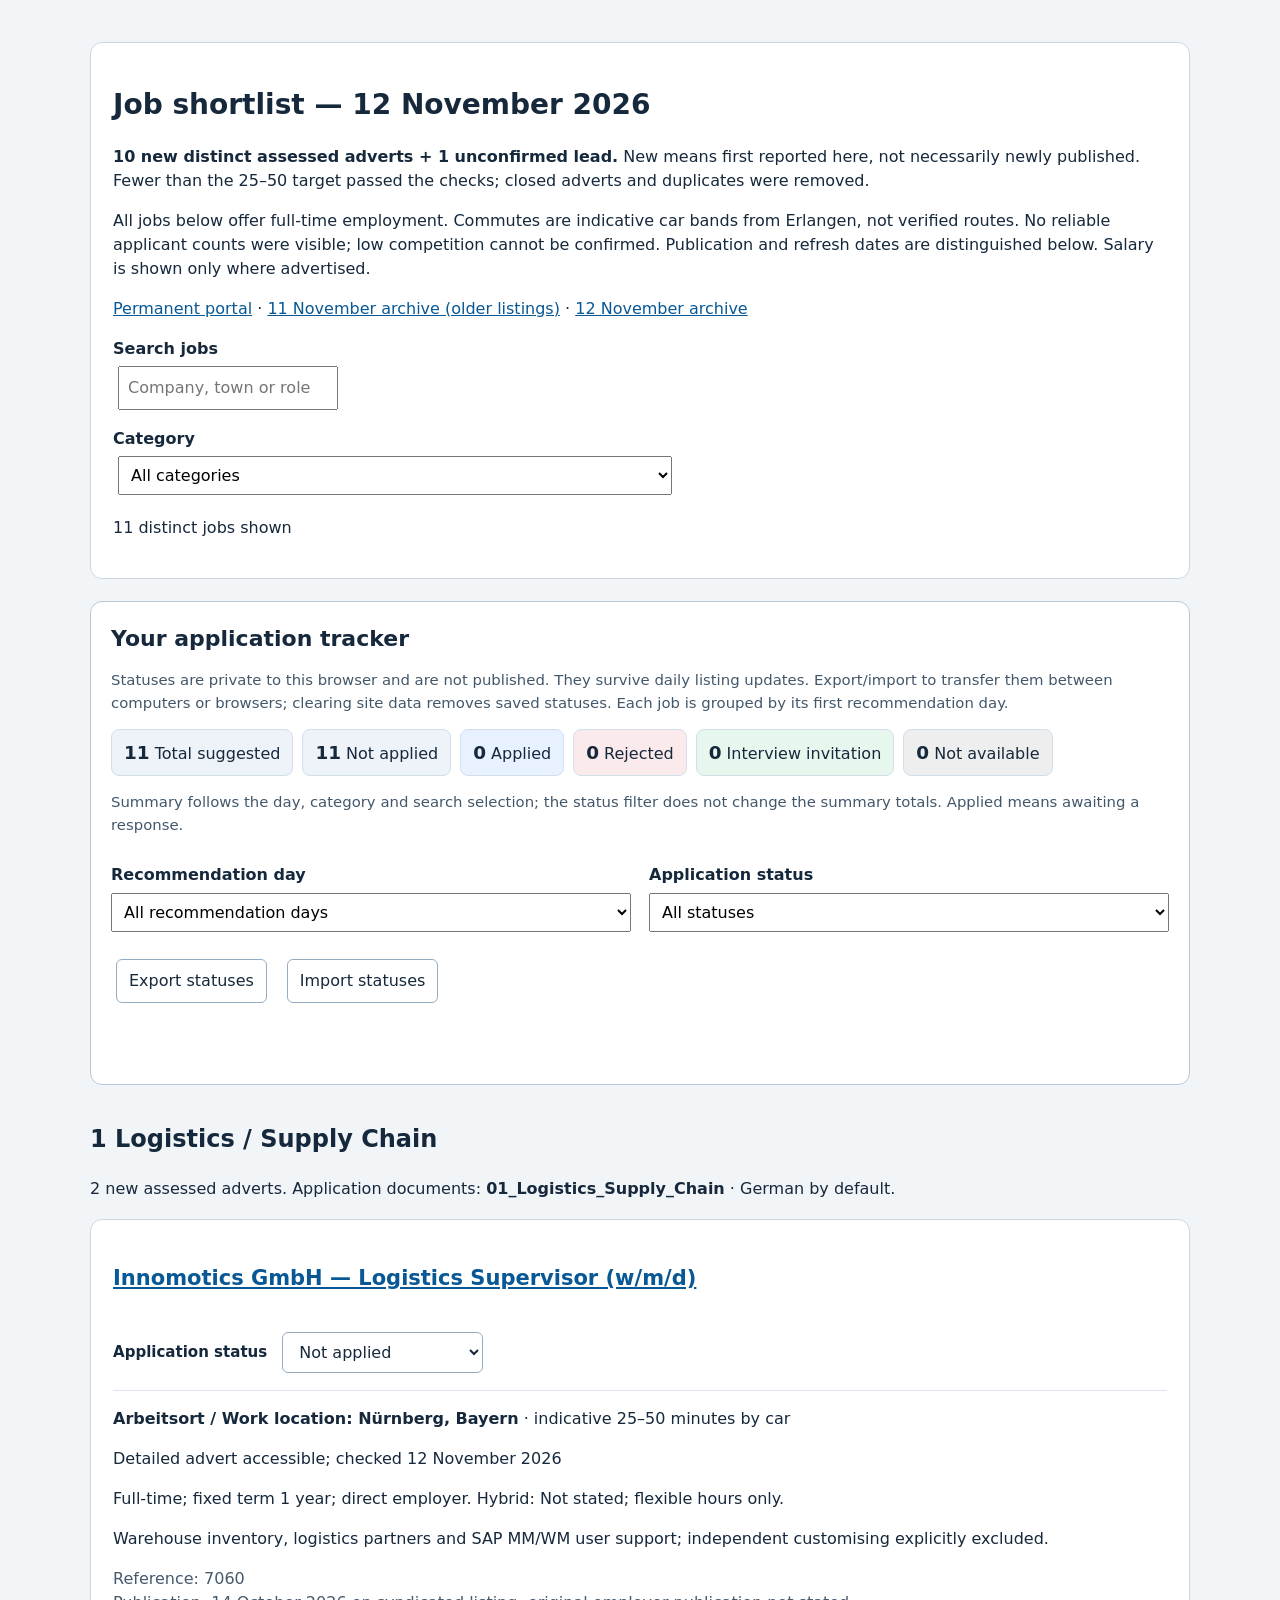
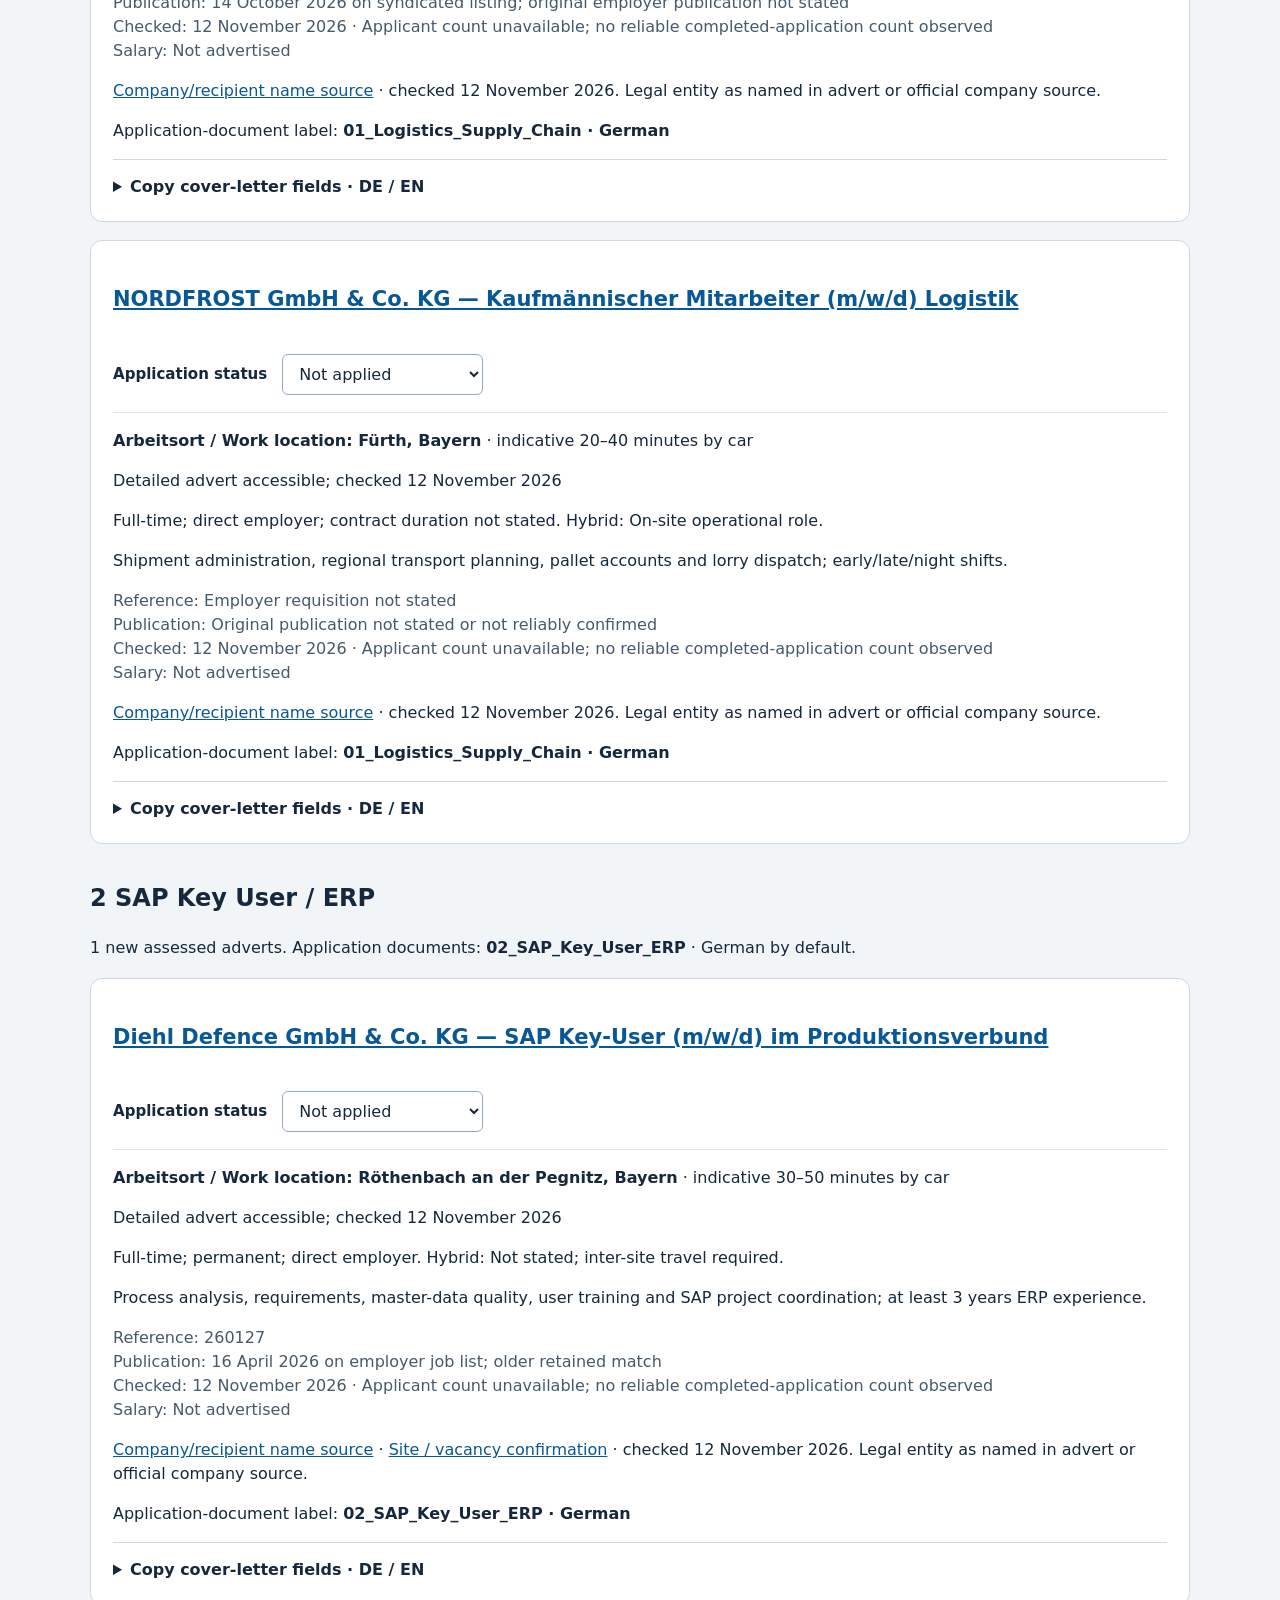
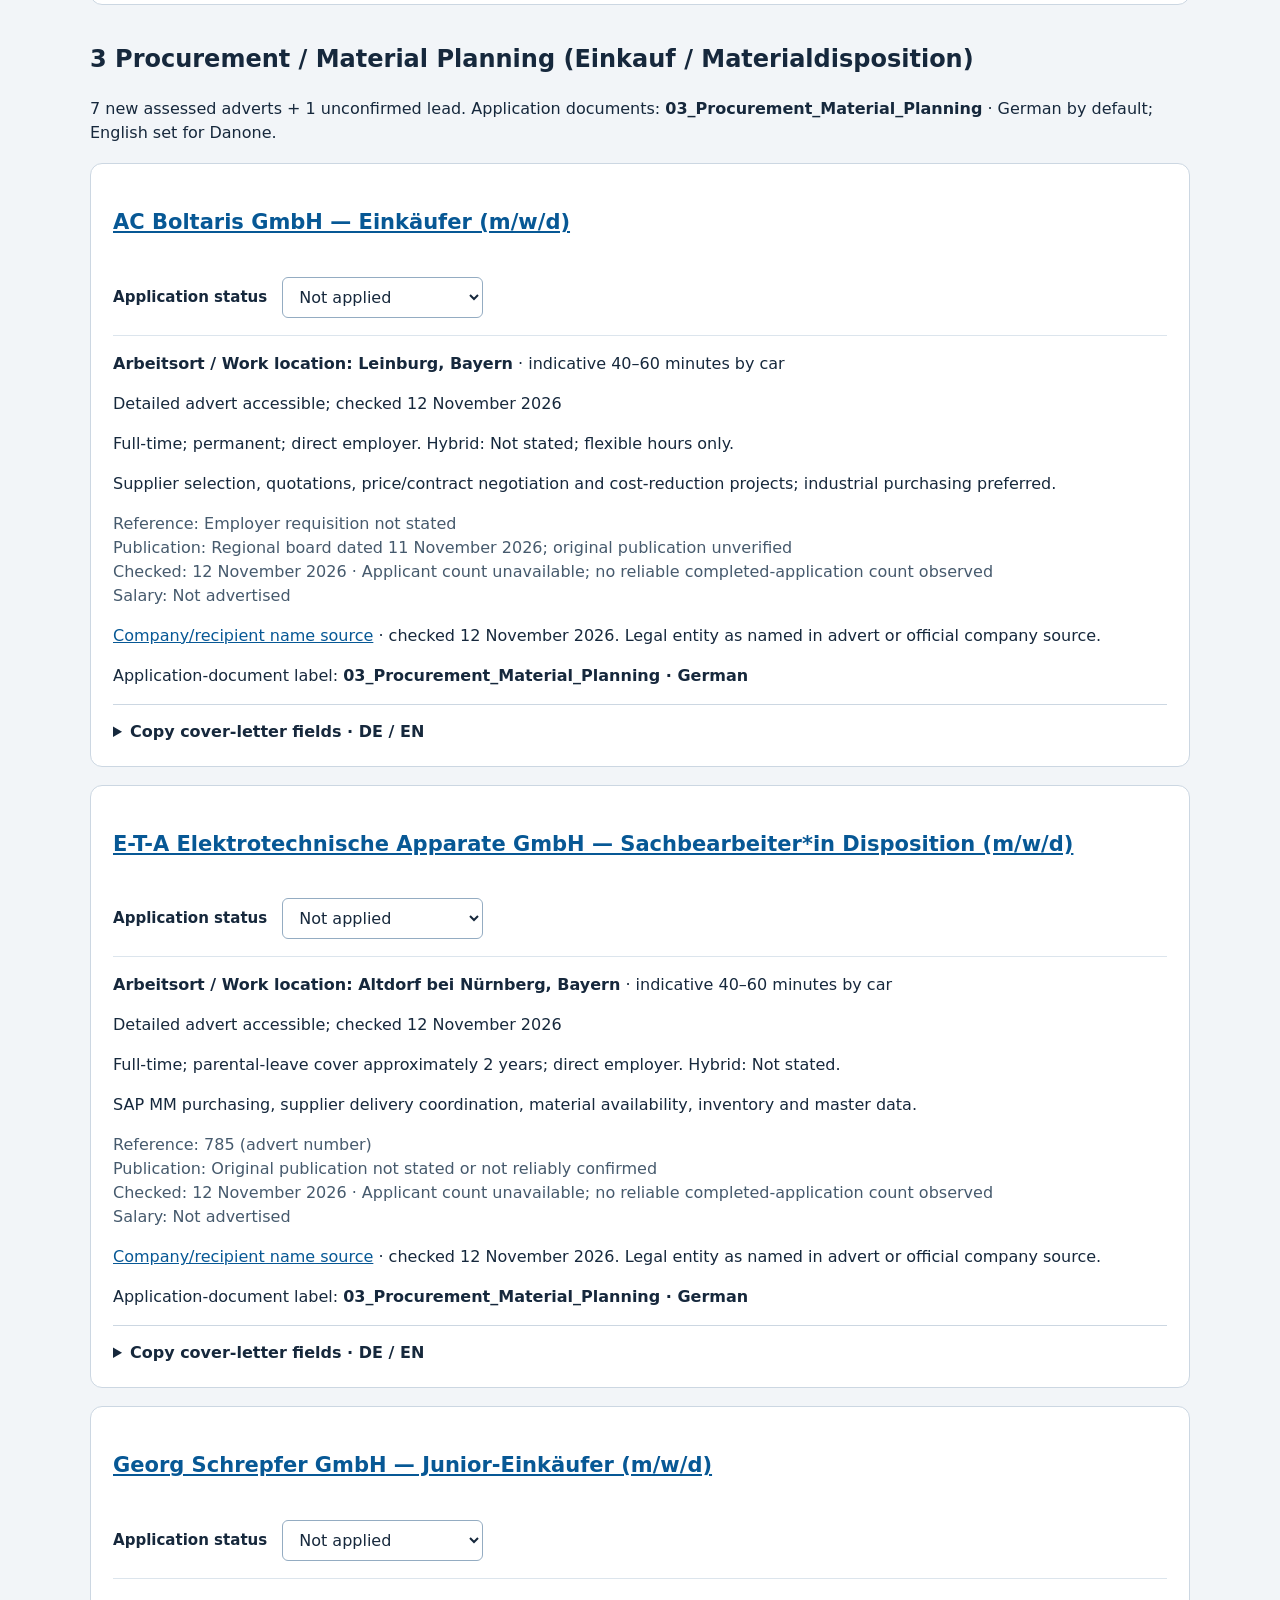
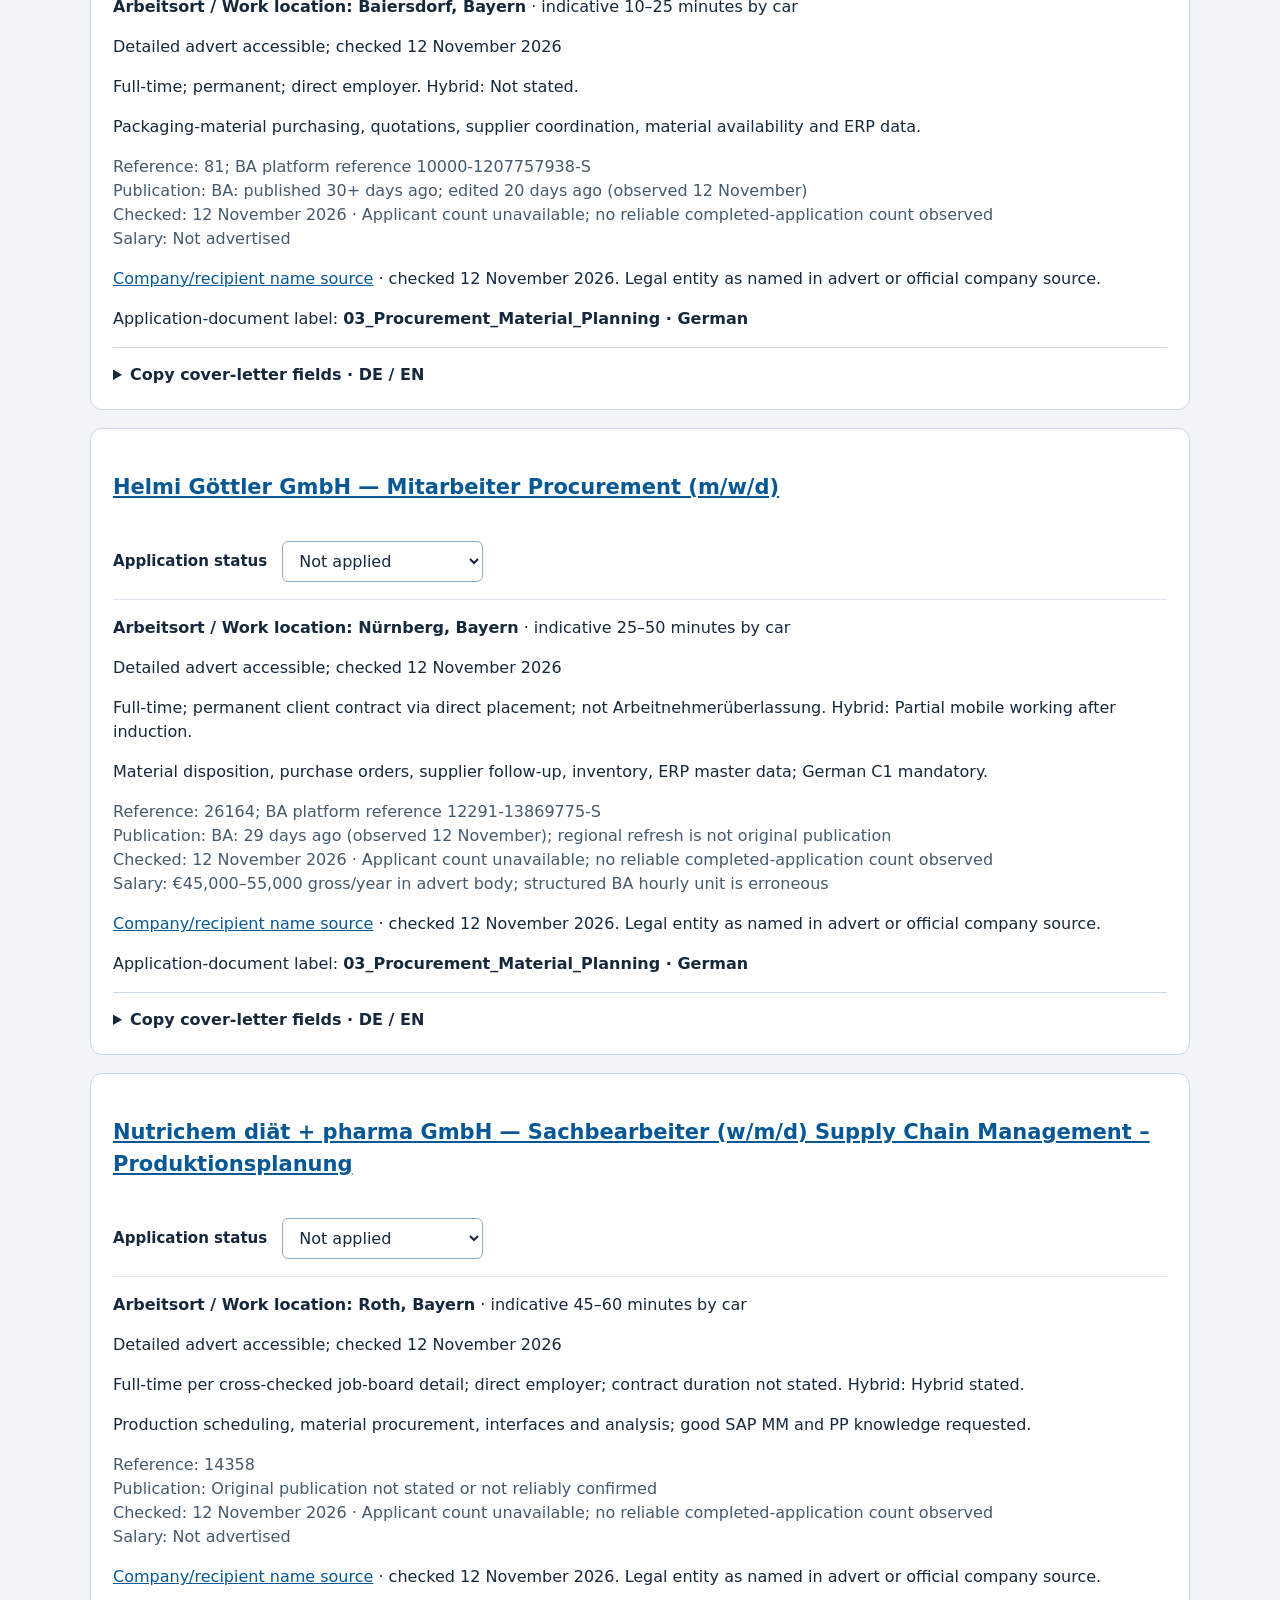
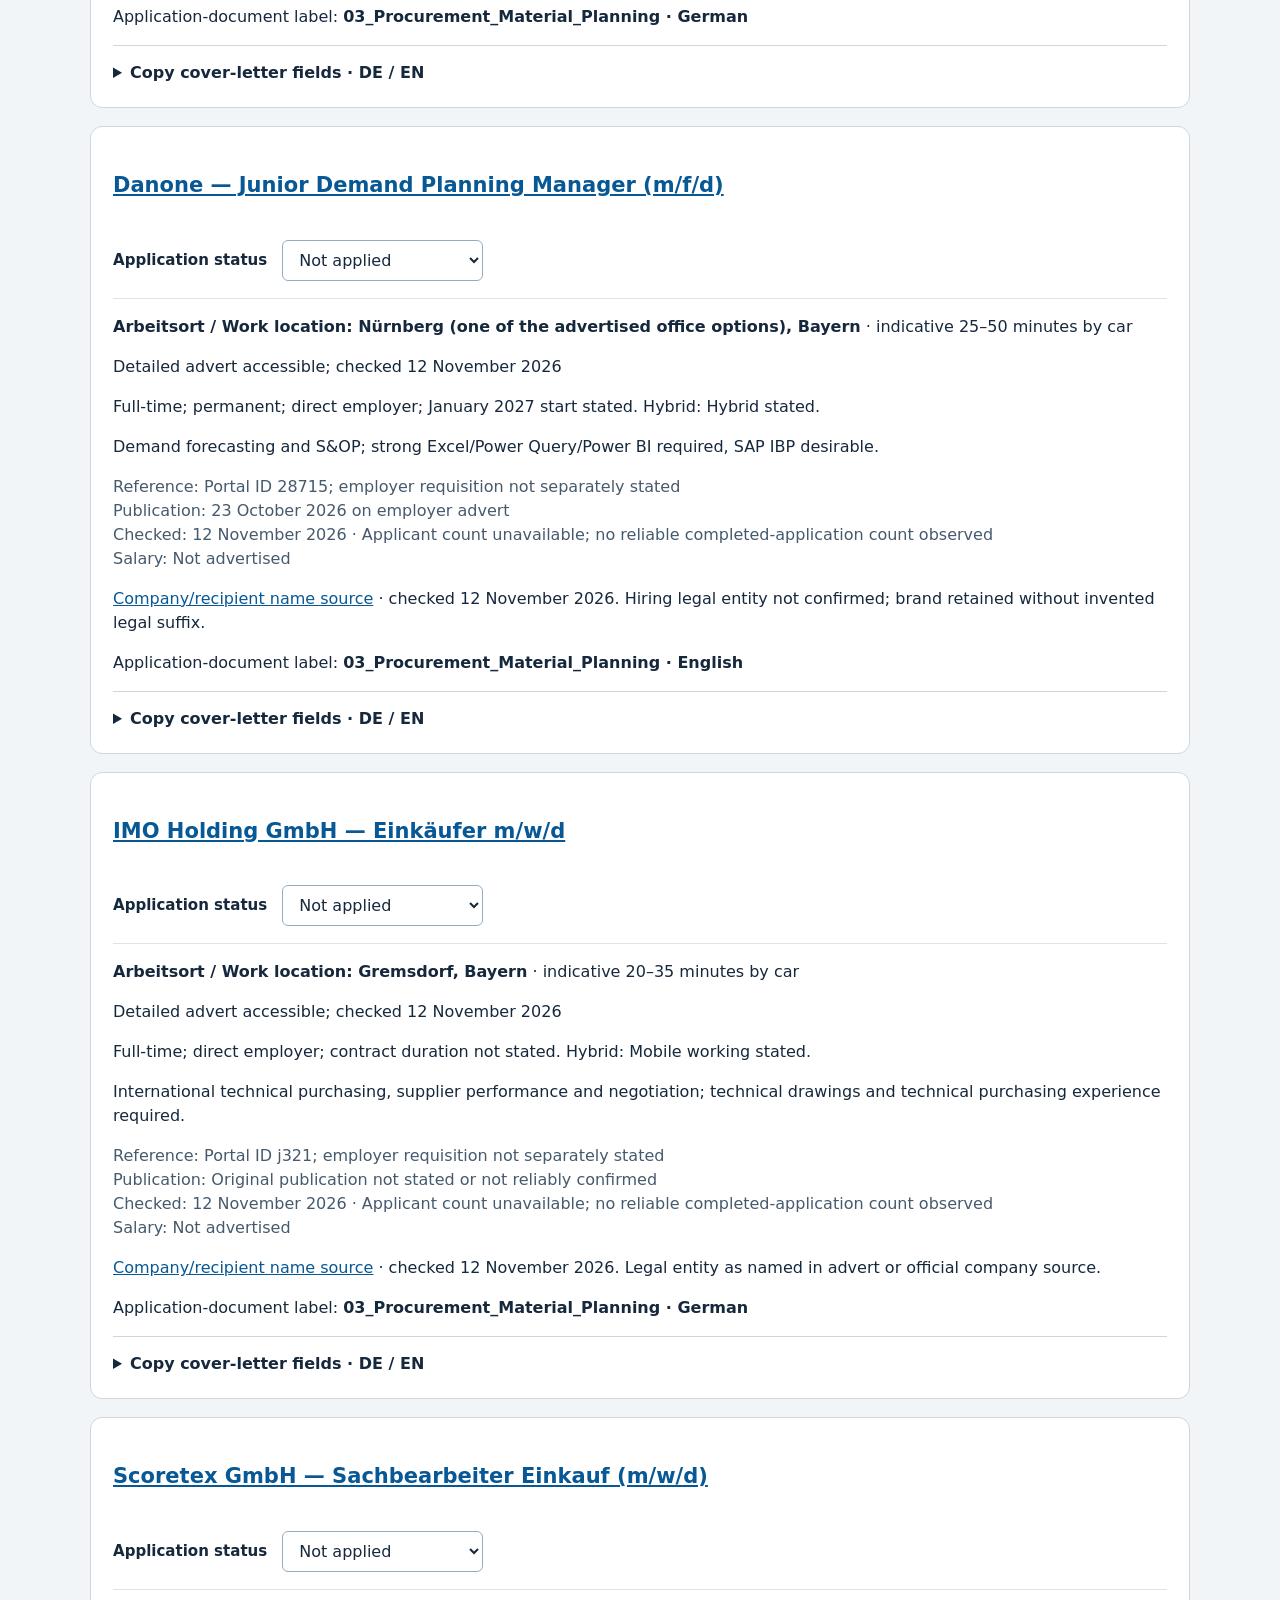
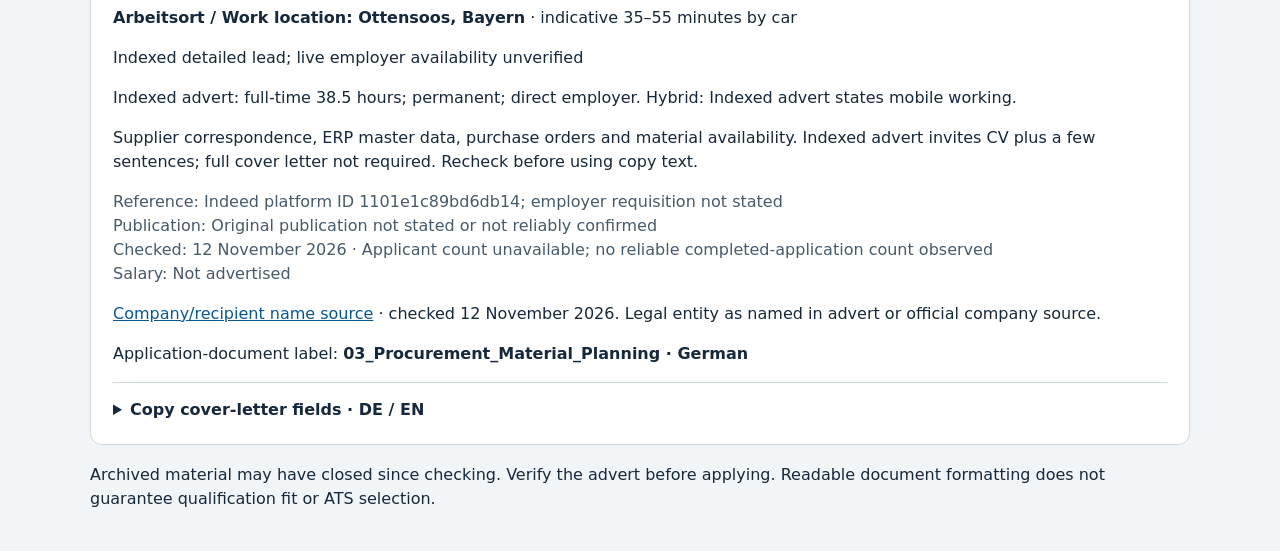
<file: reports/2026-11-12.html>
<!doctype html><html lang="en"><head><meta charset="utf-8"><meta name="viewport" content="width=device-width, initial-scale=1"><title>Erlangen job shortlist — 12 November 2026</title><style>body{font:16px/1.5 system-ui,sans-serif;background:#f2f5f8;color:#16283c;max-width:1100px;margin:auto;padding:24px}article,header{background:white;padding:22px;margin:18px 0;border-radius:12px;border:1px solid #ccd7e2}h1{font-size:28px}h2{margin-top:36px}h3{font-size:21px}a{color:#075895}label{display:block;font-weight:600;margin-top:12px}textarea{display:block;width:96%;min-height:45px;padding:8px;font:inherit}button,select,input{font:inherit;padding:8px;margin:5px}button{cursor:pointer}details{border-top:1px solid #ccd7e2;padding-top:15px}summary{cursor:pointer;font-weight:bold}.warning{color:#8a3900}.meta{color:#465a6d}[hidden]{display:none!important}.copy-status{font-weight:bold}small{display:block}</style><link rel="stylesheet" href="../assets/job-tracker.css"></head><body><header><h1>Job shortlist — 12 November 2026</h1><p><strong>10 new distinct assessed adverts + 1 unconfirmed lead.</strong> New means first reported here, not necessarily newly published. Fewer than the 25–50 target passed the checks; closed adverts and duplicates were removed.</p><p>All jobs below offer full-time employment. Commutes are indicative car bands from Erlangen, not verified routes. No reliable applicant counts were visible; low competition cannot be confirmed. Publication and refresh dates are distinguished below. Salary is shown only where advertised.</p><p><a href="./">Permanent portal</a> · <a href="/erlangen-job-shortlist/reports/2026-11-11.html">11 November archive (older listings)</a> · <a href="/erlangen-job-shortlist/reports/2026-11-12.html">12 November archive</a></p><label for="search">Search jobs</label><input id="search" type="search" placeholder="Company, town or role"><label for="category">Category</label><select id="category"><option value="all">All categories</option><option value="1">1 Logistics / Supply Chain</option><option value="2">2 SAP Key User / ERP</option><option value="3">3 Procurement / Material Planning (Einkauf / Materialdisposition)</option></select><p id="count"></p></header><section data-category="1"><h2>1 Logistics / Supply Chain</h2><p>2 new assessed adverts. Application documents: <strong>01_Logistics_Supply_Chain</strong> · German by default.</p><article data-job-key="jobs.innomotics.com/job/N%C3%BCrnberg-Logistics-Supervisor-(wmd)/1446773133" data-recommended="2026-11-12" data-primary-category="1"><h3><a href="https://jobs.innomotics.com/job/N%C3%BCrnberg-Logistics-Supervisor-(wmd)/1446773133/">Innomotics GmbH — Logistics Supervisor (w/m/d)</a></h3><p><strong>Arbeitsort / Work location: Nürnberg, Bayern</strong> · indicative 25–50 minutes by car</p><p>Detailed advert accessible; checked 12 November 2026</p><p>Full-time; fixed term 1 year; direct employer. Hybrid: Not stated; flexible hours only.</p><p>Warehouse inventory, logistics partners and SAP MM/WM user support; independent customising explicitly excluded.</p><p class="meta">Reference: 7060<br>Publication: 14 October 2026 on syndicated listing; original employer publication not stated<br>Checked: 12 November 2026 · Applicant count unavailable; no reliable completed-application count observed<br>Salary: Not advertised</p><p><a href="https://jobs.innomotics.com/job/N%C3%BCrnberg-Logistics-Supervisor-(wmd)/1446773133/">Company/recipient name source</a> · checked 12 November 2026. Legal entity as named in advert or official company source.</p><p>Application-document label: <strong>01_Logistics_Supply_Chain · German</strong></p><details><summary>Copy cover-letter fields · DE / EN</summary><p>Copy replacements into the matching template fields. Postal address and work site are separate. Omit the reference line where no employer requisition is verified.</p><button type="button" data-language="de" aria-pressed="true">DE</button><button type="button" data-language="en" aria-pressed="false">EN</button><div data-copy-language="de"><label for="job-0-de-0">[Unternehmen]</label><textarea readonly id="job-0-de-0">Innomotics GmbH</textarea><button type="button" data-copy="job-0-de-0">Copy</button><label for="job-0-de-1">[Ansprechperson oder Personalabteilung]</label><textarea readonly id="job-0-de-1">Personalabteilung</textarea><button type="button" data-copy="job-0-de-1">Copy</button><label for="job-0-de-2">[Straße und Hausnummer]</label><p class="warning">Not verified / not stated — no copy value. </p><label for="job-0-de-3">[PLZ und Ort]</label><textarea readonly id="job-0-de-3">Nürnberg, Bayern</textarea><button type="button" data-copy="job-0-de-3">Copy</button><small class="warning">Known work town retained; postcode and postal recipient address not verified.</small><label for="job-0-de-4">Arbeitsort (nicht automatisch Postanschrift)</label><textarea readonly id="job-0-de-4">Nürnberg, Bayern</textarea><button type="button" data-copy="job-0-de-4">Copy</button><label for="job-0-de-5">[Datum]</label><textarea readonly id="job-0-de-5" data-letter-date="de">12.11.2026</textarea><button type="button" data-copy="job-0-de-5">Copy</button><label for="job-0-de-6">[Stellenbezeichnung]</label><textarea readonly id="job-0-de-6">Logistics Supervisor (w/m/d)</textarea><button type="button" data-copy="job-0-de-6">Copy</button><label for="job-0-de-7">[Kennziffer, falls vorhanden]</label><textarea readonly id="job-0-de-7">7060</textarea><button type="button" data-copy="job-0-de-7">Copy</button><label for="job-0-de-8">Einstieg: Schwerpunkt der Stelle</label><textarea readonly id="job-0-de-8">die Betreuung operativer Lagerprozesse und die Unterstützung von SAP-Anwendern</textarea><button type="button" data-copy="job-0-de-8">Copy</button><label for="job-0-de-9">[wichtigste Aufgabe der Stelle] – nach „bei“</label><textarea readonly id="job-0-de-9">der Bestandssteuerung und der Unterstützung SAP-gestützter Lagerabläufe</textarea><button type="button" data-copy="job-0-de-9">Copy</button><label for="job-0-de-10">Betreff</label><textarea readonly id="job-0-de-10">Bewerbung als Logistics Supervisor (w/m/d) – 7060</textarea><button type="button" data-copy="job-0-de-10">Copy</button><label for="job-0-de-11">Anrede</label><textarea readonly id="job-0-de-11">Sehr geehrte Damen und Herren,</textarea><button type="button" data-copy="job-0-de-11">Copy</button><label for="job-0-de-12">Empfängerblock (ggf. unvollständig)</label><textarea readonly id="job-0-de-12">Innomotics GmbH
Personalabteilung</textarea><button type="button" data-copy="job-0-de-12">Copy</button></div><div data-copy-language="en" hidden><label for="job-0-en-0">[Company]</label><textarea readonly id="job-0-en-0">Innomotics GmbH</textarea><button type="button" data-copy="job-0-en-0">Copy</button><label for="job-0-en-1">[Contact person or Hiring Team]</label><textarea readonly id="job-0-en-1">Hiring Team</textarea><button type="button" data-copy="job-0-en-1">Copy</button><label for="job-0-en-2">[Street address]</label><p class="warning">Not verified / not stated — no copy value. </p><label for="job-0-en-3">[Postcode and city]</label><textarea readonly id="job-0-en-3">Nürnberg, Bayern</textarea><button type="button" data-copy="job-0-en-3">Copy</button><small class="warning">Known work town retained; postcode and postal recipient address not verified.</small><label for="job-0-en-4">Work location (not automatically postal address)</label><textarea readonly id="job-0-en-4">Nürnberg, Bayern</textarea><button type="button" data-copy="job-0-en-4">Copy</button><label for="job-0-en-5">[Date]</label><textarea readonly id="job-0-en-5" data-letter-date="en">12 November 2026</textarea><button type="button" data-copy="job-0-en-5">Copy</button><label for="job-0-en-6">[Job title]</label><textarea readonly id="job-0-en-6">Logistics Supervisor (w/m/d)</textarea><button type="button" data-copy="job-0-en-6">Copy</button><label for="job-0-en-7">[Job ID, if applicable]</label><textarea readonly id="job-0-en-7">7060</textarea><button type="button" data-copy="job-0-en-7">Copy</button><label for="job-0-en-8">Opening: role priority</label><textarea readonly id="job-0-en-8">warehouse inventory, logistics-partner coordination and SAP user support</textarea><button type="button" data-copy="job-0-en-8">Copy</button><label for="job-0-en-9">[key priority of the role]</label><textarea readonly id="job-0-en-9">warehouse inventory, logistics-partner coordination and SAP user support</textarea><button type="button" data-copy="job-0-en-9">Copy</button><label for="job-0-en-10">Subject</label><textarea readonly id="job-0-en-10">Application for Logistics Supervisor (w/m/d) – 7060</textarea><button type="button" data-copy="job-0-en-10">Copy</button><label for="job-0-en-11">Salutation</label><textarea readonly id="job-0-en-11">Dear Hiring Team,</textarea><button type="button" data-copy="job-0-en-11">Copy</button><label for="job-0-en-12">Recipient block (may be incomplete)</label><textarea readonly id="job-0-en-12">Innomotics GmbH
Hiring Team</textarea><button type="button" data-copy="job-0-en-12">Copy</button></div><p class="meta">Street / postal recipient not verified; do not treat work location as a complete postal address.</p><p class="copy-status" role="status" aria-live="polite"></p></details></article><article data-job-key="karriere.nordfrost.de/jobs/kaufmaennischer-mitarbeiter-m-w-d-logistik-fuerth" data-recommended="2026-11-12" data-primary-category="1"><h3><a href="https://karriere.nordfrost.de/jobs/kaufmaennischer-mitarbeiter-m-w-d-logistik-fuerth/">NORDFROST GmbH &amp; Co. KG — Kaufmännischer Mitarbeiter (m/w/d) Logistik</a></h3><p><strong>Arbeitsort / Work location: Fürth, Bayern</strong> · indicative 20–40 minutes by car</p><p>Detailed advert accessible; checked 12 November 2026</p><p>Full-time; direct employer; contract duration not stated. Hybrid: On-site operational role.</p><p>Shipment administration, regional transport planning, pallet accounts and lorry dispatch; early/late/night shifts.</p><p class="meta">Reference: Employer requisition not stated<br>Publication: Original publication not stated or not reliably confirmed<br>Checked: 12 November 2026 · Applicant count unavailable; no reliable completed-application count observed<br>Salary: Not advertised</p><p><a href="https://nordfrost.softgarden.io/de/imprint">Company/recipient name source</a> · checked 12 November 2026. Legal entity as named in advert or official company source.</p><p>Application-document label: <strong>01_Logistics_Supply_Chain · German</strong></p><details><summary>Copy cover-letter fields · DE / EN</summary><p>Copy replacements into the matching template fields. Postal address and work site are separate. Omit the reference line where no employer requisition is verified.</p><button type="button" data-language="de" aria-pressed="true">DE</button><button type="button" data-language="en" aria-pressed="false">EN</button><div data-copy-language="de"><label for="job-1-de-0">[Unternehmen]</label><textarea readonly id="job-1-de-0">NORDFROST GmbH &amp; Co. KG</textarea><button type="button" data-copy="job-1-de-0">Copy</button><label for="job-1-de-1">[Ansprechperson oder Personalabteilung]</label><textarea readonly id="job-1-de-1">Marjana Harms</textarea><button type="button" data-copy="job-1-de-1">Copy</button><label for="job-1-de-2">[Straße und Hausnummer]</label><p class="warning">Not verified / not stated — no copy value. </p><label for="job-1-de-3">[PLZ und Ort]</label><textarea readonly id="job-1-de-3">Fürth, Bayern</textarea><button type="button" data-copy="job-1-de-3">Copy</button><small class="warning">Known work town retained; postcode and postal recipient address not verified.</small><label for="job-1-de-4">Arbeitsort (nicht automatisch Postanschrift)</label><textarea readonly id="job-1-de-4">Fürth, Bayern</textarea><button type="button" data-copy="job-1-de-4">Copy</button><label for="job-1-de-5">[Datum]</label><textarea readonly id="job-1-de-5" data-letter-date="de">12.11.2026</textarea><button type="button" data-copy="job-1-de-5">Copy</button><label for="job-1-de-6">[Stellenbezeichnung]</label><textarea readonly id="job-1-de-6">Kaufmännischer Mitarbeiter (m/w/d) Logistik</textarea><button type="button" data-copy="job-1-de-6">Copy</button><label for="job-1-de-7">[Kennziffer, falls vorhanden]</label><p class="warning">Not verified / not stated — no copy value. Omit this reference line.</p><label for="job-1-de-8">Einstieg: Schwerpunkt der Stelle</label><textarea readonly id="job-1-de-8">die zuverlässige Transportkoordination und kaufmännische Logistikabwicklung</textarea><button type="button" data-copy="job-1-de-8">Copy</button><label for="job-1-de-9">[wichtigste Aufgabe der Stelle] – nach „bei“</label><textarea readonly id="job-1-de-9">der Transportabstimmung und der zuverlässigen Sendungsabwicklung</textarea><button type="button" data-copy="job-1-de-9">Copy</button><label for="job-1-de-10">Betreff</label><textarea readonly id="job-1-de-10">Bewerbung als Kaufmännischer Mitarbeiter (m/w/d) Logistik</textarea><button type="button" data-copy="job-1-de-10">Copy</button><label for="job-1-de-11">Anrede</label><textarea readonly id="job-1-de-11">Guten Tag Marjana Harms,</textarea><button type="button" data-copy="job-1-de-11">Copy</button><label for="job-1-de-12">Empfängerblock (ggf. unvollständig)</label><textarea readonly id="job-1-de-12">NORDFROST GmbH &amp; Co. KG
Marjana Harms</textarea><button type="button" data-copy="job-1-de-12">Copy</button></div><div data-copy-language="en" hidden><label for="job-1-en-0">[Company]</label><textarea readonly id="job-1-en-0">NORDFROST GmbH &amp; Co. KG</textarea><button type="button" data-copy="job-1-en-0">Copy</button><label for="job-1-en-1">[Contact person or Hiring Team]</label><textarea readonly id="job-1-en-1">Marjana Harms</textarea><button type="button" data-copy="job-1-en-1">Copy</button><label for="job-1-en-2">[Street address]</label><p class="warning">Not verified / not stated — no copy value. </p><label for="job-1-en-3">[Postcode and city]</label><textarea readonly id="job-1-en-3">Fürth, Bayern</textarea><button type="button" data-copy="job-1-en-3">Copy</button><small class="warning">Known work town retained; postcode and postal recipient address not verified.</small><label for="job-1-en-4">Work location (not automatically postal address)</label><textarea readonly id="job-1-en-4">Fürth, Bayern</textarea><button type="button" data-copy="job-1-en-4">Copy</button><label for="job-1-en-5">[Date]</label><textarea readonly id="job-1-en-5" data-letter-date="en">12 November 2026</textarea><button type="button" data-copy="job-1-en-5">Copy</button><label for="job-1-en-6">[Job title]</label><textarea readonly id="job-1-en-6">Kaufmännischer Mitarbeiter (m/w/d) Logistik</textarea><button type="button" data-copy="job-1-en-6">Copy</button><label for="job-1-en-7">[Job ID, if applicable]</label><p class="warning">Not verified / not stated — no copy value. Omit this reference line.</p><label for="job-1-en-8">Opening: role priority</label><textarea readonly id="job-1-en-8">transport coordination and logistics administration</textarea><button type="button" data-copy="job-1-en-8">Copy</button><label for="job-1-en-9">[key priority of the role]</label><textarea readonly id="job-1-en-9">transport coordination and logistics administration</textarea><button type="button" data-copy="job-1-en-9">Copy</button><label for="job-1-en-10">Subject</label><textarea readonly id="job-1-en-10">Application for Kaufmännischer Mitarbeiter (m/w/d) Logistik</textarea><button type="button" data-copy="job-1-en-10">Copy</button><label for="job-1-en-11">Salutation</label><textarea readonly id="job-1-en-11">Dear Marjana Harms,</textarea><button type="button" data-copy="job-1-en-11">Copy</button><label for="job-1-en-12">Recipient block (may be incomplete)</label><textarea readonly id="job-1-en-12">NORDFROST GmbH &amp; Co. KG
Marjana Harms</textarea><button type="button" data-copy="job-1-en-12">Copy</button></div><p class="meta">Street / postal recipient not verified; do not treat work location as a complete postal address.</p><p class="copy-status" role="status" aria-live="polite"></p></details></article></section><section data-category="2"><h2>2 SAP Key User / ERP</h2><p>1 new assessed adverts. Application documents: <strong>02_SAP_Key_User_ERP</strong> · German by default.</p><article data-job-key="new.diehl.com/career/de/jobs-bewerbung/stellenboerse/vacancies/sap-key-user-m-w-d-im-produktionsverbund" data-recommended="2026-11-12" data-primary-category="2"><h3><a href="https://new.diehl.com/career/de/jobs-bewerbung/stellenboerse/vacancies/sap-key-user-m-w-d-im-produktionsverbund">Diehl Defence GmbH &amp; Co. KG — SAP Key-User (m/w/d) im Produktionsverbund</a></h3><p><strong>Arbeitsort / Work location: Röthenbach an der Pegnitz, Bayern</strong> · indicative 30–50 minutes by car</p><p>Detailed advert accessible; checked 12 November 2026</p><p>Full-time; permanent; direct employer. Hybrid: Not stated; inter-site travel required.</p><p>Process analysis, requirements, master-data quality, user training and SAP project coordination; at least 3 years ERP experience.</p><p class="meta">Reference: 260127<br>Publication: 16 April 2026 on employer job list; older retained match<br>Checked: 12 November 2026 · Applicant count unavailable; no reliable completed-application count observed<br>Salary: Not advertised</p><p><a href="https://new.diehl.com/career/de/jobs-bewerbung/stellenboerse/vacancies/sap-key-user-m-w-d-im-produktionsverbund">Company/recipient name source</a> · <a href="https://www.diehl.com/vacancy/78348/pdf/">Site / vacancy confirmation</a> · checked 12 November 2026. Legal entity as named in advert or official company source.</p><p>Application-document label: <strong>02_SAP_Key_User_ERP · German</strong></p><details><summary>Copy cover-letter fields · DE / EN</summary><p>Copy replacements into the matching template fields. Postal address and work site are separate. Omit the reference line where no employer requisition is verified.</p><button type="button" data-language="de" aria-pressed="true">DE</button><button type="button" data-language="en" aria-pressed="false">EN</button><div data-copy-language="de"><label for="job-2-de-0">[Unternehmen]</label><textarea readonly id="job-2-de-0">Diehl Defence GmbH &amp; Co. KG</textarea><button type="button" data-copy="job-2-de-0">Copy</button><label for="job-2-de-1">[Ansprechperson oder Personalabteilung]</label><textarea readonly id="job-2-de-1">Simone Riegger</textarea><button type="button" data-copy="job-2-de-1">Copy</button><label for="job-2-de-2">[Straße und Hausnummer]</label><p class="warning">Not verified / not stated — no copy value. </p><label for="job-2-de-3">[PLZ und Ort]</label><textarea readonly id="job-2-de-3">Röthenbach an der Pegnitz, Bayern</textarea><button type="button" data-copy="job-2-de-3">Copy</button><small class="warning">Known work town retained; postcode and postal recipient address not verified.</small><label for="job-2-de-4">Arbeitsort (nicht automatisch Postanschrift)</label><textarea readonly id="job-2-de-4">Röthenbach an der Pegnitz, Bayern</textarea><button type="button" data-copy="job-2-de-4">Copy</button><label for="job-2-de-5">[Datum]</label><textarea readonly id="job-2-de-5" data-letter-date="de">12.11.2026</textarea><button type="button" data-copy="job-2-de-5">Copy</button><label for="job-2-de-6">[Stellenbezeichnung]</label><textarea readonly id="job-2-de-6">SAP Key-User (m/w/d) im Produktionsverbund</textarea><button type="button" data-copy="job-2-de-6">Copy</button><label for="job-2-de-7">[Kennziffer, falls vorhanden]</label><textarea readonly id="job-2-de-7">260127</textarea><button type="button" data-copy="job-2-de-7">Copy</button><label for="job-2-de-8">Einstieg: Schwerpunkt der Stelle</label><textarea readonly id="job-2-de-8">die Weiterentwicklung SAP-gestützter Prozesse und die Unterstützung der Anwender</textarea><button type="button" data-copy="job-2-de-8">Copy</button><label for="job-2-de-9">[wichtigste Aufgabe der Stelle] – nach „bei“</label><textarea readonly id="job-2-de-9">der Prozessanalyse und der Verbesserung von Datenqualität und Anwenderunterstützung</textarea><button type="button" data-copy="job-2-de-9">Copy</button><label for="job-2-de-10">Betreff</label><textarea readonly id="job-2-de-10">Bewerbung als SAP Key-User (m/w/d) im Produktionsverbund – 260127</textarea><button type="button" data-copy="job-2-de-10">Copy</button><label for="job-2-de-11">Anrede</label><textarea readonly id="job-2-de-11">Guten Tag Simone Riegger,</textarea><button type="button" data-copy="job-2-de-11">Copy</button><label for="job-2-de-12">Empfängerblock (ggf. unvollständig)</label><textarea readonly id="job-2-de-12">Diehl Defence GmbH &amp; Co. KG
Simone Riegger</textarea><button type="button" data-copy="job-2-de-12">Copy</button></div><div data-copy-language="en" hidden><label for="job-2-en-0">[Company]</label><textarea readonly id="job-2-en-0">Diehl Defence GmbH &amp; Co. KG</textarea><button type="button" data-copy="job-2-en-0">Copy</button><label for="job-2-en-1">[Contact person or Hiring Team]</label><textarea readonly id="job-2-en-1">Simone Riegger</textarea><button type="button" data-copy="job-2-en-1">Copy</button><label for="job-2-en-2">[Street address]</label><p class="warning">Not verified / not stated — no copy value. </p><label for="job-2-en-3">[Postcode and city]</label><textarea readonly id="job-2-en-3">Röthenbach an der Pegnitz, Bayern</textarea><button type="button" data-copy="job-2-en-3">Copy</button><small class="warning">Known work town retained; postcode and postal recipient address not verified.</small><label for="job-2-en-4">Work location (not automatically postal address)</label><textarea readonly id="job-2-en-4">Röthenbach an der Pegnitz, Bayern</textarea><button type="button" data-copy="job-2-en-4">Copy</button><label for="job-2-en-5">[Date]</label><textarea readonly id="job-2-en-5" data-letter-date="en">12 November 2026</textarea><button type="button" data-copy="job-2-en-5">Copy</button><label for="job-2-en-6">[Job title]</label><textarea readonly id="job-2-en-6">SAP Key-User (m/w/d) im Produktionsverbund</textarea><button type="button" data-copy="job-2-en-6">Copy</button><label for="job-2-en-7">[Job ID, if applicable]</label><textarea readonly id="job-2-en-7">260127</textarea><button type="button" data-copy="job-2-en-7">Copy</button><label for="job-2-en-8">Opening: role priority</label><textarea readonly id="job-2-en-8">SAP process improvement, data quality and end-user support</textarea><button type="button" data-copy="job-2-en-8">Copy</button><label for="job-2-en-9">[key priority of the role]</label><textarea readonly id="job-2-en-9">SAP process improvement, data quality and end-user support</textarea><button type="button" data-copy="job-2-en-9">Copy</button><label for="job-2-en-10">Subject</label><textarea readonly id="job-2-en-10">Application for SAP Key-User (m/w/d) im Produktionsverbund – 260127</textarea><button type="button" data-copy="job-2-en-10">Copy</button><label for="job-2-en-11">Salutation</label><textarea readonly id="job-2-en-11">Dear Simone Riegger,</textarea><button type="button" data-copy="job-2-en-11">Copy</button><label for="job-2-en-12">Recipient block (may be incomplete)</label><textarea readonly id="job-2-en-12">Diehl Defence GmbH &amp; Co. KG
Simone Riegger</textarea><button type="button" data-copy="job-2-en-12">Copy</button></div><p class="meta">Street / postal recipient not verified; do not treat work location as a complete postal address.</p><p class="copy-status" role="status" aria-live="polite"></p></details></article></section><section data-category="3"><h2>3 Procurement / Material Planning (Einkauf / Materialdisposition)</h2><p>7 new assessed adverts + 1 unconfirmed lead. Application documents: <strong>03_Procurement_Material_Planning</strong> · German by default; English set for Danone.</p><article data-job-key="stellenanzeigen.de/job/einkaeufer-m-w-d-leinburg-sde-133156" data-recommended="2026-11-12" data-primary-category="3"><h3><a href="https://www.stellenanzeigen.de/job/einkaeufer-m-w-d-leinburg-sde-133156/">AC Boltaris GmbH — Einkäufer (m/w/d)</a></h3><p><strong>Arbeitsort / Work location: Leinburg, Bayern</strong> · indicative 40–60 minutes by car</p><p>Detailed advert accessible; checked 12 November 2026</p><p>Full-time; permanent; direct employer. Hybrid: Not stated; flexible hours only.</p><p>Supplier selection, quotations, price/contract negotiation and cost-reduction projects; industrial purchasing preferred.</p><p class="meta">Reference: Employer requisition not stated<br>Publication: Regional board dated 11 November 2026; original publication unverified<br>Checked: 12 November 2026 · Applicant count unavailable; no reliable completed-application count observed<br>Salary: Not advertised</p><p><a href="https://www.stellenanzeigen.de/job/einkaeufer-m-w-d-leinburg-sde-133156/">Company/recipient name source</a> · checked 12 November 2026. Legal entity as named in advert or official company source.</p><p>Application-document label: <strong>03_Procurement_Material_Planning · German</strong></p><details><summary>Copy cover-letter fields · DE / EN</summary><p>Copy replacements into the matching template fields. Postal address and work site are separate. Omit the reference line where no employer requisition is verified.</p><button type="button" data-language="de" aria-pressed="true">DE</button><button type="button" data-language="en" aria-pressed="false">EN</button><div data-copy-language="de"><label for="job-3-de-0">[Unternehmen]</label><textarea readonly id="job-3-de-0">AC Boltaris GmbH</textarea><button type="button" data-copy="job-3-de-0">Copy</button><label for="job-3-de-1">[Ansprechperson oder Personalabteilung]</label><textarea readonly id="job-3-de-1">Sven Hippel</textarea><button type="button" data-copy="job-3-de-1">Copy</button><label for="job-3-de-2">[Straße und Hausnummer]</label><textarea readonly id="job-3-de-2">Industriestraße 22</textarea><button type="button" data-copy="job-3-de-2">Copy</button><label for="job-3-de-3">[PLZ und Ort]</label><textarea readonly id="job-3-de-3">91227 Leinburg</textarea><button type="button" data-copy="job-3-de-3">Copy</button><label for="job-3-de-4">Arbeitsort (nicht automatisch Postanschrift)</label><textarea readonly id="job-3-de-4">Leinburg, Bayern</textarea><button type="button" data-copy="job-3-de-4">Copy</button><label for="job-3-de-5">[Datum]</label><textarea readonly id="job-3-de-5" data-letter-date="de">12.11.2026</textarea><button type="button" data-copy="job-3-de-5">Copy</button><label for="job-3-de-6">[Stellenbezeichnung]</label><textarea readonly id="job-3-de-6">Einkäufer (m/w/d)</textarea><button type="button" data-copy="job-3-de-6">Copy</button><label for="job-3-de-7">[Kennziffer, falls vorhanden]</label><p class="warning">Not verified / not stated — no copy value. Omit this reference line.</p><label for="job-3-de-8">Einstieg: Schwerpunkt der Stelle</label><textarea readonly id="job-3-de-8">die wirtschaftliche Beschaffung und die Weiterentwicklung von Lieferantenbeziehungen</textarea><button type="button" data-copy="job-3-de-8">Copy</button><label for="job-3-de-9">[wichtigste Aufgabe der Stelle] – nach „bei“</label><textarea readonly id="job-3-de-9">der Lieferantenentwicklung und der Umsetzung von Kostenreduzierungsprojekten</textarea><button type="button" data-copy="job-3-de-9">Copy</button><label for="job-3-de-10">Betreff</label><textarea readonly id="job-3-de-10">Bewerbung als Einkäufer (m/w/d)</textarea><button type="button" data-copy="job-3-de-10">Copy</button><label for="job-3-de-11">Anrede</label><textarea readonly id="job-3-de-11">Sehr geehrter Herr Hippel,</textarea><button type="button" data-copy="job-3-de-11">Copy</button><label for="job-3-de-12">Empfängerblock (ggf. unvollständig)</label><textarea readonly id="job-3-de-12">AC Boltaris GmbH
Sven Hippel
Industriestraße 22
91227 Leinburg</textarea><button type="button" data-copy="job-3-de-12">Copy</button></div><div data-copy-language="en" hidden><label for="job-3-en-0">[Company]</label><textarea readonly id="job-3-en-0">AC Boltaris GmbH</textarea><button type="button" data-copy="job-3-en-0">Copy</button><label for="job-3-en-1">[Contact person or Hiring Team]</label><textarea readonly id="job-3-en-1">Sven Hippel</textarea><button type="button" data-copy="job-3-en-1">Copy</button><label for="job-3-en-2">[Street address]</label><textarea readonly id="job-3-en-2">Industriestraße 22</textarea><button type="button" data-copy="job-3-en-2">Copy</button><label for="job-3-en-3">[Postcode and city]</label><textarea readonly id="job-3-en-3">91227 Leinburg</textarea><button type="button" data-copy="job-3-en-3">Copy</button><label for="job-3-en-4">Work location (not automatically postal address)</label><textarea readonly id="job-3-en-4">Leinburg, Bayern</textarea><button type="button" data-copy="job-3-en-4">Copy</button><label for="job-3-en-5">[Date]</label><textarea readonly id="job-3-en-5" data-letter-date="en">12 November 2026</textarea><button type="button" data-copy="job-3-en-5">Copy</button><label for="job-3-en-6">[Job title]</label><textarea readonly id="job-3-en-6">Einkäufer (m/w/d)</textarea><button type="button" data-copy="job-3-en-6">Copy</button><label for="job-3-en-7">[Job ID, if applicable]</label><p class="warning">Not verified / not stated — no copy value. Omit this reference line.</p><label for="job-3-en-8">Opening: role priority</label><textarea readonly id="job-3-en-8">supplier development, purchasing negotiations and cost optimisation</textarea><button type="button" data-copy="job-3-en-8">Copy</button><label for="job-3-en-9">[key priority of the role]</label><textarea readonly id="job-3-en-9">supplier development, purchasing negotiations and cost optimisation</textarea><button type="button" data-copy="job-3-en-9">Copy</button><label for="job-3-en-10">Subject</label><textarea readonly id="job-3-en-10">Application for Einkäufer (m/w/d)</textarea><button type="button" data-copy="job-3-en-10">Copy</button><label for="job-3-en-11">Salutation</label><textarea readonly id="job-3-en-11">Dear Sven Hippel,</textarea><button type="button" data-copy="job-3-en-11">Copy</button><label for="job-3-en-12">Recipient block (may be incomplete)</label><textarea readonly id="job-3-en-12">AC Boltaris GmbH
Sven Hippel
Industriestraße 22
91227 Leinburg</textarea><button type="button" data-copy="job-3-en-12">Copy</button></div><p class="meta">Postal details from the linked advert; verify before submission.</p><p class="copy-status" role="status" aria-live="polite"></p></details></article><article data-job-key="jobs.e-t-a.de/jobposting/16b230d4a1a2827d8f085b244e3f270941880145" data-recommended="2026-11-12" data-primary-category="3"><h3><a href="https://jobs.e-t-a.de/jobposting/16b230d4a1a2827d8f085b244e3f270941880145">E-T-A Elektrotechnische Apparate GmbH — Sachbearbeiter*in Disposition (m/w/d)</a></h3><p><strong>Arbeitsort / Work location: Altdorf bei Nürnberg, Bayern</strong> · indicative 40–60 minutes by car</p><p>Detailed advert accessible; checked 12 November 2026</p><p>Full-time; parental-leave cover approximately 2 years; direct employer. Hybrid: Not stated.</p><p>SAP MM purchasing, supplier delivery coordination, material availability, inventory and master data.</p><p class="meta">Reference: 785 (advert number)<br>Publication: Original publication not stated or not reliably confirmed<br>Checked: 12 November 2026 · Applicant count unavailable; no reliable completed-application count observed<br>Salary: Not advertised</p><p><a href="https://jobs.e-t-a.de/jobposting/16b230d4a1a2827d8f085b244e3f270941880145">Company/recipient name source</a> · checked 12 November 2026. Legal entity as named in advert or official company source.</p><p>Application-document label: <strong>03_Procurement_Material_Planning · German</strong></p><details><summary>Copy cover-letter fields · DE / EN</summary><p>Copy replacements into the matching template fields. Postal address and work site are separate. Omit the reference line where no employer requisition is verified.</p><button type="button" data-language="de" aria-pressed="true">DE</button><button type="button" data-language="en" aria-pressed="false">EN</button><div data-copy-language="de"><label for="job-4-de-0">[Unternehmen]</label><textarea readonly id="job-4-de-0">E-T-A Elektrotechnische Apparate GmbH</textarea><button type="button" data-copy="job-4-de-0">Copy</button><label for="job-4-de-1">[Ansprechperson oder Personalabteilung]</label><textarea readonly id="job-4-de-1">Eva Salmansberger</textarea><button type="button" data-copy="job-4-de-1">Copy</button><label for="job-4-de-2">[Straße und Hausnummer]</label><p class="warning">Not verified / not stated — no copy value. </p><label for="job-4-de-3">[PLZ und Ort]</label><textarea readonly id="job-4-de-3">Altdorf bei Nürnberg, Bayern</textarea><button type="button" data-copy="job-4-de-3">Copy</button><small class="warning">Known work town retained; postcode and postal recipient address not verified.</small><label for="job-4-de-4">Arbeitsort (nicht automatisch Postanschrift)</label><textarea readonly id="job-4-de-4">Altdorf bei Nürnberg, Bayern</textarea><button type="button" data-copy="job-4-de-4">Copy</button><label for="job-4-de-5">[Datum]</label><textarea readonly id="job-4-de-5" data-letter-date="de">12.11.2026</textarea><button type="button" data-copy="job-4-de-5">Copy</button><label for="job-4-de-6">[Stellenbezeichnung]</label><textarea readonly id="job-4-de-6">Sachbearbeiter*in Disposition (m/w/d)</textarea><button type="button" data-copy="job-4-de-6">Copy</button><label for="job-4-de-7">[Kennziffer, falls vorhanden]</label><p class="warning">Not verified / not stated — no copy value. Omit this reference line.</p><label for="job-4-de-8">Einstieg: Schwerpunkt der Stelle</label><textarea readonly id="job-4-de-8">die bedarfsgerechte Materialdisposition und Abstimmung mit Lieferanten</textarea><button type="button" data-copy="job-4-de-8">Copy</button><label for="job-4-de-9">[wichtigste Aufgabe der Stelle] – nach „bei“</label><textarea readonly id="job-4-de-9">der termingerechten Materialversorgung und der Bestandssteuerung</textarea><button type="button" data-copy="job-4-de-9">Copy</button><label for="job-4-de-10">Betreff</label><textarea readonly id="job-4-de-10">Bewerbung als Sachbearbeiter*in Disposition (m/w/d)</textarea><button type="button" data-copy="job-4-de-10">Copy</button><label for="job-4-de-11">Anrede</label><textarea readonly id="job-4-de-11">Sehr geehrte Frau Salmansberger,</textarea><button type="button" data-copy="job-4-de-11">Copy</button><label for="job-4-de-12">Empfängerblock (ggf. unvollständig)</label><textarea readonly id="job-4-de-12">E-T-A Elektrotechnische Apparate GmbH
Eva Salmansberger</textarea><button type="button" data-copy="job-4-de-12">Copy</button></div><div data-copy-language="en" hidden><label for="job-4-en-0">[Company]</label><textarea readonly id="job-4-en-0">E-T-A Elektrotechnische Apparate GmbH</textarea><button type="button" data-copy="job-4-en-0">Copy</button><label for="job-4-en-1">[Contact person or Hiring Team]</label><textarea readonly id="job-4-en-1">Eva Salmansberger</textarea><button type="button" data-copy="job-4-en-1">Copy</button><label for="job-4-en-2">[Street address]</label><p class="warning">Not verified / not stated — no copy value. </p><label for="job-4-en-3">[Postcode and city]</label><textarea readonly id="job-4-en-3">Altdorf bei Nürnberg, Bayern</textarea><button type="button" data-copy="job-4-en-3">Copy</button><small class="warning">Known work town retained; postcode and postal recipient address not verified.</small><label for="job-4-en-4">Work location (not automatically postal address)</label><textarea readonly id="job-4-en-4">Altdorf bei Nürnberg, Bayern</textarea><button type="button" data-copy="job-4-en-4">Copy</button><label for="job-4-en-5">[Date]</label><textarea readonly id="job-4-en-5" data-letter-date="en">12 November 2026</textarea><button type="button" data-copy="job-4-en-5">Copy</button><label for="job-4-en-6">[Job title]</label><textarea readonly id="job-4-en-6">Sachbearbeiter*in Disposition (m/w/d)</textarea><button type="button" data-copy="job-4-en-6">Copy</button><label for="job-4-en-7">[Job ID, if applicable]</label><p class="warning">Not verified / not stated — no copy value. Omit this reference line.</p><label for="job-4-en-8">Opening: role priority</label><textarea readonly id="job-4-en-8">material planning, supplier coordination and inventory control</textarea><button type="button" data-copy="job-4-en-8">Copy</button><label for="job-4-en-9">[key priority of the role]</label><textarea readonly id="job-4-en-9">material planning, supplier coordination and inventory control</textarea><button type="button" data-copy="job-4-en-9">Copy</button><label for="job-4-en-10">Subject</label><textarea readonly id="job-4-en-10">Application for Sachbearbeiter*in Disposition (m/w/d)</textarea><button type="button" data-copy="job-4-en-10">Copy</button><label for="job-4-en-11">Salutation</label><textarea readonly id="job-4-en-11">Dear Eva Salmansberger,</textarea><button type="button" data-copy="job-4-en-11">Copy</button><label for="job-4-en-12">Recipient block (may be incomplete)</label><textarea readonly id="job-4-en-12">E-T-A Elektrotechnische Apparate GmbH
Eva Salmansberger</textarea><button type="button" data-copy="job-4-en-12">Copy</button></div><p class="meta">Street / postal recipient not verified; do not treat work location as a complete postal address.</p><p class="copy-status" role="status" aria-live="polite"></p></details></article><article data-job-key="arbeitsagentur.de/jobsuche/jobdetail/10000-1207757938-S" data-recommended="2026-11-12" data-primary-category="3"><h3><a href="https://www.arbeitsagentur.de/jobsuche/jobdetail/10000-1207757938-S">Georg Schrepfer GmbH — Junior-Einkäufer (m/w/d)</a></h3><p><strong>Arbeitsort / Work location: Baiersdorf, Bayern</strong> · indicative 10–25 minutes by car</p><p>Detailed advert accessible; checked 12 November 2026</p><p>Full-time; permanent; direct employer. Hybrid: Not stated.</p><p>Packaging-material purchasing, quotations, supplier coordination, material availability and ERP data.</p><p class="meta">Reference: 81; BA platform reference 10000-1207757938-S<br>Publication: BA: published 30+ days ago; edited 20 days ago (observed 12 November)<br>Checked: 12 November 2026 · Applicant count unavailable; no reliable completed-application count observed<br>Salary: Not advertised</p><p><a href="https://www.arbeitsagentur.de/jobsuche/jobdetail/10000-1207757938-S">Company/recipient name source</a> · checked 12 November 2026. Legal entity as named in advert or official company source.</p><p>Application-document label: <strong>03_Procurement_Material_Planning · German</strong></p><details><summary>Copy cover-letter fields · DE / EN</summary><p>Copy replacements into the matching template fields. Postal address and work site are separate. Omit the reference line where no employer requisition is verified.</p><button type="button" data-language="de" aria-pressed="true">DE</button><button type="button" data-language="en" aria-pressed="false">EN</button><div data-copy-language="de"><label for="job-5-de-0">[Unternehmen]</label><textarea readonly id="job-5-de-0">Georg Schrepfer GmbH</textarea><button type="button" data-copy="job-5-de-0">Copy</button><label for="job-5-de-1">[Ansprechperson oder Personalabteilung]</label><textarea readonly id="job-5-de-1">Daniel Stöwer</textarea><button type="button" data-copy="job-5-de-1">Copy</button><label for="job-5-de-2">[Straße und Hausnummer]</label><textarea readonly id="job-5-de-2">Erwin-Moritz-Reiniger-Straße 7</textarea><button type="button" data-copy="job-5-de-2">Copy</button><label for="job-5-de-3">[PLZ und Ort]</label><textarea readonly id="job-5-de-3">91083 Baiersdorf</textarea><button type="button" data-copy="job-5-de-3">Copy</button><label for="job-5-de-4">Arbeitsort (nicht automatisch Postanschrift)</label><textarea readonly id="job-5-de-4">Baiersdorf, Bayern</textarea><button type="button" data-copy="job-5-de-4">Copy</button><label for="job-5-de-5">[Datum]</label><textarea readonly id="job-5-de-5" data-letter-date="de">12.11.2026</textarea><button type="button" data-copy="job-5-de-5">Copy</button><label for="job-5-de-6">[Stellenbezeichnung]</label><textarea readonly id="job-5-de-6">Junior-Einkäufer (m/w/d)</textarea><button type="button" data-copy="job-5-de-6">Copy</button><label for="job-5-de-7">[Kennziffer, falls vorhanden]</label><textarea readonly id="job-5-de-7">81</textarea><button type="button" data-copy="job-5-de-7">Copy</button><label for="job-5-de-8">Einstieg: Schwerpunkt der Stelle</label><textarea readonly id="job-5-de-8">die termingerechte Beschaffung von Verpackungsmaterialien und die Lieferantenkoordination</textarea><button type="button" data-copy="job-5-de-8">Copy</button><label for="job-5-de-9">[wichtigste Aufgabe der Stelle] – nach „bei“</label><textarea readonly id="job-5-de-9">der Sicherstellung der Materialverfügbarkeit und der Optimierung von Einkaufsabläufen</textarea><button type="button" data-copy="job-5-de-9">Copy</button><label for="job-5-de-10">Betreff</label><textarea readonly id="job-5-de-10">Bewerbung als Junior-Einkäufer (m/w/d) – 81</textarea><button type="button" data-copy="job-5-de-10">Copy</button><label for="job-5-de-11">Anrede</label><textarea readonly id="job-5-de-11">Sehr geehrter Herr Stöwer,</textarea><button type="button" data-copy="job-5-de-11">Copy</button><label for="job-5-de-12">Empfängerblock (ggf. unvollständig)</label><textarea readonly id="job-5-de-12">Georg Schrepfer GmbH
Daniel Stöwer
Erwin-Moritz-Reiniger-Straße 7
91083 Baiersdorf</textarea><button type="button" data-copy="job-5-de-12">Copy</button></div><div data-copy-language="en" hidden><label for="job-5-en-0">[Company]</label><textarea readonly id="job-5-en-0">Georg Schrepfer GmbH</textarea><button type="button" data-copy="job-5-en-0">Copy</button><label for="job-5-en-1">[Contact person or Hiring Team]</label><textarea readonly id="job-5-en-1">Daniel Stöwer</textarea><button type="button" data-copy="job-5-en-1">Copy</button><label for="job-5-en-2">[Street address]</label><textarea readonly id="job-5-en-2">Erwin-Moritz-Reiniger-Straße 7</textarea><button type="button" data-copy="job-5-en-2">Copy</button><label for="job-5-en-3">[Postcode and city]</label><textarea readonly id="job-5-en-3">91083 Baiersdorf</textarea><button type="button" data-copy="job-5-en-3">Copy</button><label for="job-5-en-4">Work location (not automatically postal address)</label><textarea readonly id="job-5-en-4">Baiersdorf, Bayern</textarea><button type="button" data-copy="job-5-en-4">Copy</button><label for="job-5-en-5">[Date]</label><textarea readonly id="job-5-en-5" data-letter-date="en">12 November 2026</textarea><button type="button" data-copy="job-5-en-5">Copy</button><label for="job-5-en-6">[Job title]</label><textarea readonly id="job-5-en-6">Junior-Einkäufer (m/w/d)</textarea><button type="button" data-copy="job-5-en-6">Copy</button><label for="job-5-en-7">[Job ID, if applicable]</label><textarea readonly id="job-5-en-7">81</textarea><button type="button" data-copy="job-5-en-7">Copy</button><label for="job-5-en-8">Opening: role priority</label><textarea readonly id="job-5-en-8">packaging-material procurement, supplier coordination and material availability</textarea><button type="button" data-copy="job-5-en-8">Copy</button><label for="job-5-en-9">[key priority of the role]</label><textarea readonly id="job-5-en-9">packaging-material procurement, supplier coordination and material availability</textarea><button type="button" data-copy="job-5-en-9">Copy</button><label for="job-5-en-10">Subject</label><textarea readonly id="job-5-en-10">Application for Junior-Einkäufer (m/w/d) – 81</textarea><button type="button" data-copy="job-5-en-10">Copy</button><label for="job-5-en-11">Salutation</label><textarea readonly id="job-5-en-11">Dear Daniel Stöwer,</textarea><button type="button" data-copy="job-5-en-11">Copy</button><label for="job-5-en-12">Recipient block (may be incomplete)</label><textarea readonly id="job-5-en-12">Georg Schrepfer GmbH
Daniel Stöwer
Erwin-Moritz-Reiniger-Straße 7
91083 Baiersdorf</textarea><button type="button" data-copy="job-5-en-12">Copy</button></div><p class="meta">Postal details from the linked advert; verify before submission.</p><p class="copy-status" role="status" aria-live="polite"></p></details></article><article data-job-key="arbeitsagentur.de/jobsuche/jobdetail/12291-13869775-S" data-recommended="2026-11-12" data-primary-category="3"><h3><a href="https://www.arbeitsagentur.de/jobsuche/jobdetail/12291-13869775-S">Helmi Göttler GmbH — Mitarbeiter Procurement (m/w/d)</a></h3><p><strong>Arbeitsort / Work location: Nürnberg, Bayern</strong> · indicative 25–50 minutes by car</p><p>Detailed advert accessible; checked 12 November 2026</p><p>Full-time; permanent client contract via direct placement; not Arbeitnehmerüberlassung. Hybrid: Partial mobile working after induction.</p><p>Material disposition, purchase orders, supplier follow-up, inventory, ERP master data; German C1 mandatory.</p><p class="meta">Reference: 26164; BA platform reference 12291-13869775-S<br>Publication: BA: 29 days ago (observed 12 November); regional refresh is not original publication<br>Checked: 12 November 2026 · Applicant count unavailable; no reliable completed-application count observed<br>Salary: €45,000–55,000 gross/year in advert body; structured BA hourly unit is erroneous</p><p><a href="https://www.arbeitsagentur.de/jobsuche/jobdetail/12291-13869775-S">Company/recipient name source</a> · checked 12 November 2026. Legal entity as named in advert or official company source.</p><p>Application-document label: <strong>03_Procurement_Material_Planning · German</strong></p><details><summary>Copy cover-letter fields · DE / EN</summary><p>Copy replacements into the matching template fields. Postal address and work site are separate. Omit the reference line where no employer requisition is verified.</p><button type="button" data-language="de" aria-pressed="true">DE</button><button type="button" data-language="en" aria-pressed="false">EN</button><div data-copy-language="de"><label for="job-6-de-0">[Unternehmen]</label><textarea readonly id="job-6-de-0">Helmi Göttler GmbH</textarea><button type="button" data-copy="job-6-de-0">Copy</button><label for="job-6-de-1">[Ansprechperson oder Personalabteilung]</label><textarea readonly id="job-6-de-1">Bianka Kies</textarea><button type="button" data-copy="job-6-de-1">Copy</button><label for="job-6-de-2">[Straße und Hausnummer]</label><textarea readonly id="job-6-de-2">Erlenstraße 36</textarea><button type="button" data-copy="job-6-de-2">Copy</button><label for="job-6-de-3">[PLZ und Ort]</label><textarea readonly id="job-6-de-3">90441 Nürnberg</textarea><button type="button" data-copy="job-6-de-3">Copy</button><label for="job-6-de-4">Arbeitsort (nicht automatisch Postanschrift)</label><textarea readonly id="job-6-de-4">Nürnberg, Bayern</textarea><button type="button" data-copy="job-6-de-4">Copy</button><label for="job-6-de-5">[Datum]</label><textarea readonly id="job-6-de-5" data-letter-date="de">12.11.2026</textarea><button type="button" data-copy="job-6-de-5">Copy</button><label for="job-6-de-6">[Stellenbezeichnung]</label><textarea readonly id="job-6-de-6">Mitarbeiter Procurement (m/w/d)</textarea><button type="button" data-copy="job-6-de-6">Copy</button><label for="job-6-de-7">[Kennziffer, falls vorhanden]</label><textarea readonly id="job-6-de-7">26164</textarea><button type="button" data-copy="job-6-de-7">Copy</button><label for="job-6-de-8">Einstieg: Schwerpunkt der Stelle</label><textarea readonly id="job-6-de-8">die bedarfsgerechte Beschaffung und zuverlässige Materialdisposition</textarea><button type="button" data-copy="job-6-de-8">Copy</button><label for="job-6-de-9">[wichtigste Aufgabe der Stelle] – nach „bei“</label><textarea readonly id="job-6-de-9">der Bestellabwicklung und der Sicherstellung der Materialverfügbarkeit</textarea><button type="button" data-copy="job-6-de-9">Copy</button><label for="job-6-de-10">Betreff</label><textarea readonly id="job-6-de-10">Bewerbung als Mitarbeiter Procurement (m/w/d) – 26164</textarea><button type="button" data-copy="job-6-de-10">Copy</button><label for="job-6-de-11">Anrede</label><textarea readonly id="job-6-de-11">Guten Tag Bianka Kies,</textarea><button type="button" data-copy="job-6-de-11">Copy</button><label for="job-6-de-12">Empfängerblock (ggf. unvollständig)</label><textarea readonly id="job-6-de-12">Helmi Göttler GmbH
Bianka Kies
Erlenstraße 36
90441 Nürnberg</textarea><button type="button" data-copy="job-6-de-12">Copy</button></div><div data-copy-language="en" hidden><label for="job-6-en-0">[Company]</label><textarea readonly id="job-6-en-0">Helmi Göttler GmbH</textarea><button type="button" data-copy="job-6-en-0">Copy</button><label for="job-6-en-1">[Contact person or Hiring Team]</label><textarea readonly id="job-6-en-1">Bianka Kies</textarea><button type="button" data-copy="job-6-en-1">Copy</button><label for="job-6-en-2">[Street address]</label><textarea readonly id="job-6-en-2">Erlenstraße 36</textarea><button type="button" data-copy="job-6-en-2">Copy</button><label for="job-6-en-3">[Postcode and city]</label><textarea readonly id="job-6-en-3">90441 Nürnberg</textarea><button type="button" data-copy="job-6-en-3">Copy</button><label for="job-6-en-4">Work location (not automatically postal address)</label><textarea readonly id="job-6-en-4">Nürnberg, Bayern</textarea><button type="button" data-copy="job-6-en-4">Copy</button><label for="job-6-en-5">[Date]</label><textarea readonly id="job-6-en-5" data-letter-date="en">12 November 2026</textarea><button type="button" data-copy="job-6-en-5">Copy</button><label for="job-6-en-6">[Job title]</label><textarea readonly id="job-6-en-6">Mitarbeiter Procurement (m/w/d)</textarea><button type="button" data-copy="job-6-en-6">Copy</button><label for="job-6-en-7">[Job ID, if applicable]</label><textarea readonly id="job-6-en-7">26164</textarea><button type="button" data-copy="job-6-en-7">Copy</button><label for="job-6-en-8">Opening: role priority</label><textarea readonly id="job-6-en-8">operational procurement, material availability and supplier follow-up</textarea><button type="button" data-copy="job-6-en-8">Copy</button><label for="job-6-en-9">[key priority of the role]</label><textarea readonly id="job-6-en-9">operational procurement, material availability and supplier follow-up</textarea><button type="button" data-copy="job-6-en-9">Copy</button><label for="job-6-en-10">Subject</label><textarea readonly id="job-6-en-10">Application for Mitarbeiter Procurement (m/w/d) – 26164</textarea><button type="button" data-copy="job-6-en-10">Copy</button><label for="job-6-en-11">Salutation</label><textarea readonly id="job-6-en-11">Dear Bianka Kies,</textarea><button type="button" data-copy="job-6-en-11">Copy</button><label for="job-6-en-12">Recipient block (may be incomplete)</label><textarea readonly id="job-6-en-12">Helmi Göttler GmbH
Bianka Kies
Erlenstraße 36
90441 Nürnberg</textarea><button type="button" data-copy="job-6-en-12">Copy</button></div><p class="meta">Recruiter correspondence address, not the undisclosed client work site.</p><p class="copy-status" role="status" aria-live="polite"></p></details></article><article data-job-key="jobs.bbraun.com/job/Roth-Sachbearbeiter-(wmd)-Supply-Chain-Management-Produktionsplanung/14358-en_US" data-recommended="2026-11-12" data-primary-category="3"><h3><a href="https://jobs.bbraun.com/job/Roth-Sachbearbeiter-(wmd)-Supply-Chain-Management-Produktionsplanung/14358-en_US/">Nutrichem diät + pharma GmbH — Sachbearbeiter (w/m/d) Supply Chain Management – Produktionsplanung</a></h3><p><strong>Arbeitsort / Work location: Roth, Bayern</strong> · indicative 45–60 minutes by car</p><p>Detailed advert accessible; checked 12 November 2026</p><p>Full-time per cross-checked job-board detail; direct employer; contract duration not stated. Hybrid: Hybrid stated.</p><p>Production scheduling, material procurement, interfaces and analysis; good SAP MM and PP knowledge requested.</p><p class="meta">Reference: 14358<br>Publication: Original publication not stated or not reliably confirmed<br>Checked: 12 November 2026 · Applicant count unavailable; no reliable completed-application count observed<br>Salary: Not advertised</p><p><a href="https://jobs.bbraun.com/job/Roth-Sachbearbeiter-(wmd)-Supply-Chain-Management-Produktionsplanung/14358-en_US/">Company/recipient name source</a> · checked 12 November 2026. Legal entity as named in advert or official company source.</p><p>Application-document label: <strong>03_Procurement_Material_Planning · German</strong></p><details><summary>Copy cover-letter fields · DE / EN</summary><p>Copy replacements into the matching template fields. Postal address and work site are separate. Omit the reference line where no employer requisition is verified.</p><button type="button" data-language="de" aria-pressed="true">DE</button><button type="button" data-language="en" aria-pressed="false">EN</button><div data-copy-language="de"><label for="job-7-de-0">[Unternehmen]</label><textarea readonly id="job-7-de-0">Nutrichem diät + pharma GmbH</textarea><button type="button" data-copy="job-7-de-0">Copy</button><label for="job-7-de-1">[Ansprechperson oder Personalabteilung]</label><textarea readonly id="job-7-de-1">Sabine Schäble</textarea><button type="button" data-copy="job-7-de-1">Copy</button><label for="job-7-de-2">[Straße und Hausnummer]</label><p class="warning">Not verified / not stated — no copy value. </p><label for="job-7-de-3">[PLZ und Ort]</label><textarea readonly id="job-7-de-3">Roth, Bayern</textarea><button type="button" data-copy="job-7-de-3">Copy</button><small class="warning">Known work town retained; postcode and postal recipient address not verified.</small><label for="job-7-de-4">Arbeitsort (nicht automatisch Postanschrift)</label><textarea readonly id="job-7-de-4">Roth, Bayern</textarea><button type="button" data-copy="job-7-de-4">Copy</button><label for="job-7-de-5">[Datum]</label><textarea readonly id="job-7-de-5" data-letter-date="de">12.11.2026</textarea><button type="button" data-copy="job-7-de-5">Copy</button><label for="job-7-de-6">[Stellenbezeichnung]</label><textarea readonly id="job-7-de-6">Sachbearbeiter (w/m/d) Supply Chain Management – Produktionsplanung</textarea><button type="button" data-copy="job-7-de-6">Copy</button><label for="job-7-de-7">[Kennziffer, falls vorhanden]</label><textarea readonly id="job-7-de-7">14358</textarea><button type="button" data-copy="job-7-de-7">Copy</button><label for="job-7-de-8">Einstieg: Schwerpunkt der Stelle</label><textarea readonly id="job-7-de-8">die Abstimmung von Produktionsplanung und Materialbeschaffung</textarea><button type="button" data-copy="job-7-de-8">Copy</button><label for="job-7-de-9">[wichtigste Aufgabe der Stelle] – nach „bei“</label><textarea readonly id="job-7-de-9">der Produktionsplanung und der termingerechten Materialversorgung</textarea><button type="button" data-copy="job-7-de-9">Copy</button><label for="job-7-de-10">Betreff</label><textarea readonly id="job-7-de-10">Bewerbung als Sachbearbeiter (w/m/d) Supply Chain Management – Produktionsplanung – 14358</textarea><button type="button" data-copy="job-7-de-10">Copy</button><label for="job-7-de-11">Anrede</label><textarea readonly id="job-7-de-11">Guten Tag Sabine Schäble,</textarea><button type="button" data-copy="job-7-de-11">Copy</button><label for="job-7-de-12">Empfängerblock (ggf. unvollständig)</label><textarea readonly id="job-7-de-12">Nutrichem diät + pharma GmbH
Sabine Schäble</textarea><button type="button" data-copy="job-7-de-12">Copy</button></div><div data-copy-language="en" hidden><label for="job-7-en-0">[Company]</label><textarea readonly id="job-7-en-0">Nutrichem diät + pharma GmbH</textarea><button type="button" data-copy="job-7-en-0">Copy</button><label for="job-7-en-1">[Contact person or Hiring Team]</label><textarea readonly id="job-7-en-1">Sabine Schäble</textarea><button type="button" data-copy="job-7-en-1">Copy</button><label for="job-7-en-2">[Street address]</label><p class="warning">Not verified / not stated — no copy value. </p><label for="job-7-en-3">[Postcode and city]</label><textarea readonly id="job-7-en-3">Roth, Bayern</textarea><button type="button" data-copy="job-7-en-3">Copy</button><small class="warning">Known work town retained; postcode and postal recipient address not verified.</small><label for="job-7-en-4">Work location (not automatically postal address)</label><textarea readonly id="job-7-en-4">Roth, Bayern</textarea><button type="button" data-copy="job-7-en-4">Copy</button><label for="job-7-en-5">[Date]</label><textarea readonly id="job-7-en-5" data-letter-date="en">12 November 2026</textarea><button type="button" data-copy="job-7-en-5">Copy</button><label for="job-7-en-6">[Job title]</label><textarea readonly id="job-7-en-6">Sachbearbeiter (w/m/d) Supply Chain Management – Produktionsplanung</textarea><button type="button" data-copy="job-7-en-6">Copy</button><label for="job-7-en-7">[Job ID, if applicable]</label><textarea readonly id="job-7-en-7">14358</textarea><button type="button" data-copy="job-7-en-7">Copy</button><label for="job-7-en-8">Opening: role priority</label><textarea readonly id="job-7-en-8">production planning, material procurement and cross-functional coordination</textarea><button type="button" data-copy="job-7-en-8">Copy</button><label for="job-7-en-9">[key priority of the role]</label><textarea readonly id="job-7-en-9">production planning, material procurement and cross-functional coordination</textarea><button type="button" data-copy="job-7-en-9">Copy</button><label for="job-7-en-10">Subject</label><textarea readonly id="job-7-en-10">Application for Sachbearbeiter (w/m/d) Supply Chain Management – Produktionsplanung – 14358</textarea><button type="button" data-copy="job-7-en-10">Copy</button><label for="job-7-en-11">Salutation</label><textarea readonly id="job-7-en-11">Dear Sabine Schäble,</textarea><button type="button" data-copy="job-7-en-11">Copy</button><label for="job-7-en-12">Recipient block (may be incomplete)</label><textarea readonly id="job-7-en-12">Nutrichem diät + pharma GmbH
Sabine Schäble</textarea><button type="button" data-copy="job-7-en-12">Copy</button></div><p class="meta">Street / postal recipient not verified; do not treat work location as a complete postal address.</p><p class="copy-status" role="status" aria-live="polite"></p></details></article><article data-job-key="careers.danone.com/uki/en/jobs/junior-demand-planning-manager-m-f-d-28715-en-us.html" data-recommended="2026-11-12" data-primary-category="3"><h3><a href="https://careers.danone.com/uki/en/jobs/junior-demand-planning-manager-m-f-d-28715-en-us.html">Danone — Junior Demand Planning Manager (m/f/d)</a></h3><p><strong>Arbeitsort / Work location: Nürnberg (one of the advertised office options), Bayern</strong> · indicative 25–50 minutes by car</p><p>Detailed advert accessible; checked 12 November 2026</p><p>Full-time; permanent; direct employer; January 2027 start stated. Hybrid: Hybrid stated.</p><p>Demand forecasting and S&amp;OP; strong Excel/Power Query/Power BI required, SAP IBP desirable.</p><p class="meta">Reference: Portal ID 28715; employer requisition not separately stated<br>Publication: 23 October 2026 on employer advert<br>Checked: 12 November 2026 · Applicant count unavailable; no reliable completed-application count observed<br>Salary: Not advertised</p><p><a href="https://careers.danone.com/uki/en/jobs/junior-demand-planning-manager-m-f-d-28715-en-us.html">Company/recipient name source</a> · checked 12 November 2026. Hiring legal entity not confirmed; brand retained without invented legal suffix.</p><p>Application-document label: <strong>03_Procurement_Material_Planning · English</strong></p><details><summary>Copy cover-letter fields · DE / EN</summary><p>Copy replacements into the matching template fields. Postal address and work site are separate. Omit the reference line where no employer requisition is verified.</p><button type="button" data-language="de" aria-pressed="true">DE</button><button type="button" data-language="en" aria-pressed="false">EN</button><div data-copy-language="de"><label for="job-8-de-0">[Unternehmen]</label><textarea readonly id="job-8-de-0">Danone</textarea><button type="button" data-copy="job-8-de-0">Copy</button><label for="job-8-de-1">[Ansprechperson oder Personalabteilung]</label><textarea readonly id="job-8-de-1">Personalabteilung</textarea><button type="button" data-copy="job-8-de-1">Copy</button><label for="job-8-de-2">[Straße und Hausnummer]</label><p class="warning">Not verified / not stated — no copy value. </p><label for="job-8-de-3">[PLZ und Ort]</label><textarea readonly id="job-8-de-3">Nürnberg (one of the advertised office options), Bayern</textarea><button type="button" data-copy="job-8-de-3">Copy</button><small class="warning">Known work town retained; postcode and postal recipient address not verified.</small><label for="job-8-de-4">Arbeitsort (nicht automatisch Postanschrift)</label><textarea readonly id="job-8-de-4">Nürnberg (one of the advertised office options), Bayern</textarea><button type="button" data-copy="job-8-de-4">Copy</button><label for="job-8-de-5">[Datum]</label><textarea readonly id="job-8-de-5" data-letter-date="de">12.11.2026</textarea><button type="button" data-copy="job-8-de-5">Copy</button><label for="job-8-de-6">[Stellenbezeichnung]</label><textarea readonly id="job-8-de-6">Junior Demand Planning Manager (m/f/d)</textarea><button type="button" data-copy="job-8-de-6">Copy</button><label for="job-8-de-7">[Kennziffer, falls vorhanden]</label><p class="warning">Not verified / not stated — no copy value. Omit this reference line.</p><label for="job-8-de-8">Einstieg: Schwerpunkt der Stelle</label><textarea readonly id="job-8-de-8">die bedarfsgerechte Absatzplanung und bereichsübergreifende Prognoseabstimmung</textarea><button type="button" data-copy="job-8-de-8">Copy</button><label for="job-8-de-9">[wichtigste Aufgabe der Stelle] – nach „bei“</label><textarea readonly id="job-8-de-9">der Absatzprognose und der Abstimmung von Bedarfs- und Bestandsplanung</textarea><button type="button" data-copy="job-8-de-9">Copy</button><label for="job-8-de-10">Betreff</label><textarea readonly id="job-8-de-10">Bewerbung als Junior Demand Planning Manager (m/f/d)</textarea><button type="button" data-copy="job-8-de-10">Copy</button><label for="job-8-de-11">Anrede</label><textarea readonly id="job-8-de-11">Sehr geehrte Damen und Herren,</textarea><button type="button" data-copy="job-8-de-11">Copy</button><label for="job-8-de-12">Empfängerblock (ggf. unvollständig)</label><textarea readonly id="job-8-de-12">Danone
Personalabteilung</textarea><button type="button" data-copy="job-8-de-12">Copy</button></div><div data-copy-language="en" hidden><label for="job-8-en-0">[Company]</label><textarea readonly id="job-8-en-0">Danone</textarea><button type="button" data-copy="job-8-en-0">Copy</button><label for="job-8-en-1">[Contact person or Hiring Team]</label><textarea readonly id="job-8-en-1">Hiring Team</textarea><button type="button" data-copy="job-8-en-1">Copy</button><label for="job-8-en-2">[Street address]</label><p class="warning">Not verified / not stated — no copy value. </p><label for="job-8-en-3">[Postcode and city]</label><textarea readonly id="job-8-en-3">Nürnberg (one of the advertised office options), Bayern</textarea><button type="button" data-copy="job-8-en-3">Copy</button><small class="warning">Known work town retained; postcode and postal recipient address not verified.</small><label for="job-8-en-4">Work location (not automatically postal address)</label><textarea readonly id="job-8-en-4">Nürnberg (one of the advertised office options), Bayern</textarea><button type="button" data-copy="job-8-en-4">Copy</button><label for="job-8-en-5">[Date]</label><textarea readonly id="job-8-en-5" data-letter-date="en">12 November 2026</textarea><button type="button" data-copy="job-8-en-5">Copy</button><label for="job-8-en-6">[Job title]</label><textarea readonly id="job-8-en-6">Junior Demand Planning Manager (m/f/d)</textarea><button type="button" data-copy="job-8-en-6">Copy</button><label for="job-8-en-7">[Job ID, if applicable]</label><p class="warning">Not verified / not stated — no copy value. Omit this reference line.</p><label for="job-8-en-8">Opening: role priority</label><textarea readonly id="job-8-en-8">demand forecasting, S&amp;OP collaboration and inventory planning</textarea><button type="button" data-copy="job-8-en-8">Copy</button><label for="job-8-en-9">[key priority of the role]</label><textarea readonly id="job-8-en-9">demand forecasting, S&amp;OP collaboration and inventory planning</textarea><button type="button" data-copy="job-8-en-9">Copy</button><label for="job-8-en-10">Subject</label><textarea readonly id="job-8-en-10">Application for Junior Demand Planning Manager (m/f/d)</textarea><button type="button" data-copy="job-8-en-10">Copy</button><label for="job-8-en-11">Salutation</label><textarea readonly id="job-8-en-11">Dear Hiring Team,</textarea><button type="button" data-copy="job-8-en-11">Copy</button><label for="job-8-en-12">Recipient block (may be incomplete)</label><textarea readonly id="job-8-en-12">Danone
Hiring Team</textarea><button type="button" data-copy="job-8-en-12">Copy</button></div><p class="meta">Street / postal recipient not verified; do not treat work location as a complete postal address.</p><p class="copy-status" role="status" aria-live="polite"></p></details></article><article data-job-key="jobs.imo.de/Einkaeufer-mwd-de-j321.html" data-recommended="2026-11-12" data-primary-category="3"><h3><a href="https://jobs.imo.de/Einkaeufer-mwd-de-j321.html">IMO Holding GmbH — Einkäufer m/w/d</a></h3><p><strong>Arbeitsort / Work location: Gremsdorf, Bayern</strong> · indicative 20–35 minutes by car</p><p>Detailed advert accessible; checked 12 November 2026</p><p>Full-time; direct employer; contract duration not stated. Hybrid: Mobile working stated.</p><p>International technical purchasing, supplier performance and negotiation; technical drawings and technical purchasing experience required.</p><p class="meta">Reference: Portal ID j321; employer requisition not separately stated<br>Publication: Original publication not stated or not reliably confirmed<br>Checked: 12 November 2026 · Applicant count unavailable; no reliable completed-application count observed<br>Salary: Not advertised</p><p><a href="https://jobs.imo.de/Einkaeufer-mwd-de-j321.html">Company/recipient name source</a> · checked 12 November 2026. Legal entity as named in advert or official company source.</p><p>Application-document label: <strong>03_Procurement_Material_Planning · German</strong></p><details><summary>Copy cover-letter fields · DE / EN</summary><p>Copy replacements into the matching template fields. Postal address and work site are separate. Omit the reference line where no employer requisition is verified.</p><button type="button" data-language="de" aria-pressed="true">DE</button><button type="button" data-language="en" aria-pressed="false">EN</button><div data-copy-language="de"><label for="job-9-de-0">[Unternehmen]</label><textarea readonly id="job-9-de-0">IMO Holding GmbH</textarea><button type="button" data-copy="job-9-de-0">Copy</button><label for="job-9-de-1">[Ansprechperson oder Personalabteilung]</label><textarea readonly id="job-9-de-1">Frau Kelmendi</textarea><button type="button" data-copy="job-9-de-1">Copy</button><label for="job-9-de-2">[Straße und Hausnummer]</label><textarea readonly id="job-9-de-2">Imostraße 1</textarea><button type="button" data-copy="job-9-de-2">Copy</button><label for="job-9-de-3">[PLZ und Ort]</label><textarea readonly id="job-9-de-3">91350 Gremsdorf</textarea><button type="button" data-copy="job-9-de-3">Copy</button><label for="job-9-de-4">Arbeitsort (nicht automatisch Postanschrift)</label><textarea readonly id="job-9-de-4">Gremsdorf, Bayern</textarea><button type="button" data-copy="job-9-de-4">Copy</button><label for="job-9-de-5">[Datum]</label><textarea readonly id="job-9-de-5" data-letter-date="de">12.11.2026</textarea><button type="button" data-copy="job-9-de-5">Copy</button><label for="job-9-de-6">[Stellenbezeichnung]</label><textarea readonly id="job-9-de-6">Einkäufer m/w/d</textarea><button type="button" data-copy="job-9-de-6">Copy</button><label for="job-9-de-7">[Kennziffer, falls vorhanden]</label><p class="warning">Not verified / not stated — no copy value. Omit this reference line.</p><label for="job-9-de-8">Einstieg: Schwerpunkt der Stelle</label><textarea readonly id="job-9-de-8">die internationale Beschaffung und systematische Lieferantenbewertung</textarea><button type="button" data-copy="job-9-de-8">Copy</button><label for="job-9-de-9">[wichtigste Aufgabe der Stelle] – nach „bei“</label><textarea readonly id="job-9-de-9">der Lieferantenkoordination und der wirtschaftlichen Beschaffung</textarea><button type="button" data-copy="job-9-de-9">Copy</button><label for="job-9-de-10">Betreff</label><textarea readonly id="job-9-de-10">Bewerbung als Einkäufer m/w/d</textarea><button type="button" data-copy="job-9-de-10">Copy</button><label for="job-9-de-11">Anrede</label><textarea readonly id="job-9-de-11">Sehr geehrte Frau Kelmendi,</textarea><button type="button" data-copy="job-9-de-11">Copy</button><label for="job-9-de-12">Empfängerblock (ggf. unvollständig)</label><textarea readonly id="job-9-de-12">IMO Holding GmbH
Frau Kelmendi
Imostraße 1
91350 Gremsdorf</textarea><button type="button" data-copy="job-9-de-12">Copy</button></div><div data-copy-language="en" hidden><label for="job-9-en-0">[Company]</label><textarea readonly id="job-9-en-0">IMO Holding GmbH</textarea><button type="button" data-copy="job-9-en-0">Copy</button><label for="job-9-en-1">[Contact person or Hiring Team]</label><textarea readonly id="job-9-en-1">Frau Kelmendi</textarea><button type="button" data-copy="job-9-en-1">Copy</button><label for="job-9-en-2">[Street address]</label><textarea readonly id="job-9-en-2">Imostraße 1</textarea><button type="button" data-copy="job-9-en-2">Copy</button><label for="job-9-en-3">[Postcode and city]</label><textarea readonly id="job-9-en-3">91350 Gremsdorf</textarea><button type="button" data-copy="job-9-en-3">Copy</button><label for="job-9-en-4">Work location (not automatically postal address)</label><textarea readonly id="job-9-en-4">Gremsdorf, Bayern</textarea><button type="button" data-copy="job-9-en-4">Copy</button><label for="job-9-en-5">[Date]</label><textarea readonly id="job-9-en-5" data-letter-date="en">12 November 2026</textarea><button type="button" data-copy="job-9-en-5">Copy</button><label for="job-9-en-6">[Job title]</label><textarea readonly id="job-9-en-6">Einkäufer m/w/d</textarea><button type="button" data-copy="job-9-en-6">Copy</button><label for="job-9-en-7">[Job ID, if applicable]</label><p class="warning">Not verified / not stated — no copy value. Omit this reference line.</p><label for="job-9-en-8">Opening: role priority</label><textarea readonly id="job-9-en-8">international purchasing, supplier evaluation and procurement coordination</textarea><button type="button" data-copy="job-9-en-8">Copy</button><label for="job-9-en-9">[key priority of the role]</label><textarea readonly id="job-9-en-9">international purchasing, supplier evaluation and procurement coordination</textarea><button type="button" data-copy="job-9-en-9">Copy</button><label for="job-9-en-10">Subject</label><textarea readonly id="job-9-en-10">Application for Einkäufer m/w/d</textarea><button type="button" data-copy="job-9-en-10">Copy</button><label for="job-9-en-11">Salutation</label><textarea readonly id="job-9-en-11">Dear Ms Kelmendi,</textarea><button type="button" data-copy="job-9-en-11">Copy</button><label for="job-9-en-12">Recipient block (may be incomplete)</label><textarea readonly id="job-9-en-12">IMO Holding GmbH
Frau Kelmendi
Imostraße 1
91350 Gremsdorf</textarea><button type="button" data-copy="job-9-en-12">Copy</button></div><p class="meta">Postal details from the linked advert; verify before submission.</p><p class="copy-status" role="status" aria-live="polite"></p></details></article><article data-job-key="indeed.com/viewjob?jk=1101e1c89bd6db14" data-recommended="2026-11-12" data-primary-category="3"><h3><a href="https://de.indeed.com/viewjob?jk=1101e1c89bd6db14">Scoretex GmbH — Sachbearbeiter Einkauf (m/w/d)</a></h3><p><strong>Arbeitsort / Work location: Ottensoos, Bayern</strong> · indicative 35–55 minutes by car</p><p>Indexed detailed lead; live employer availability unverified</p><p>Indexed advert: full-time 38.5 hours; permanent; direct employer. Hybrid: Indexed advert states mobile working.</p><p>Supplier correspondence, ERP master data, purchase orders and material availability. Indexed advert invites CV plus a few sentences; full cover letter not required. Recheck before using copy text.</p><p class="meta">Reference: Indeed platform ID 1101e1c89bd6db14; employer requisition not stated<br>Publication: Original publication not stated or not reliably confirmed<br>Checked: 12 November 2026 · Applicant count unavailable; no reliable completed-application count observed<br>Salary: Not advertised</p><p><a href="https://de.indeed.com/viewjob?jk=1101e1c89bd6db14">Company/recipient name source</a> · checked 12 November 2026. Legal entity as named in advert or official company source.</p><p>Application-document label: <strong>03_Procurement_Material_Planning · German</strong></p><details><summary>Copy cover-letter fields · DE / EN</summary><p>Copy replacements into the matching template fields. Postal address and work site are separate. Omit the reference line where no employer requisition is verified.</p><p class="warning">Unconfirmed lead: recheck availability and all draft replacements before use.</p><button type="button" data-language="de" aria-pressed="true">DE</button><button type="button" data-language="en" aria-pressed="false">EN</button><div data-copy-language="de"><label for="job-10-de-0">[Unternehmen]</label><textarea readonly id="job-10-de-0">Scoretex GmbH</textarea><button type="button" data-copy="job-10-de-0">Copy</button><label for="job-10-de-1">[Ansprechperson oder Personalabteilung]</label><textarea readonly id="job-10-de-1">Theresa Schmidt</textarea><button type="button" data-copy="job-10-de-1">Copy</button><label for="job-10-de-2">[Straße und Hausnummer]</label><textarea readonly id="job-10-de-2">Bräunleinsberg 16</textarea><button type="button" data-copy="job-10-de-2">Copy</button><label for="job-10-de-3">[PLZ und Ort]</label><textarea readonly id="job-10-de-3">91242 Ottensoos</textarea><button type="button" data-copy="job-10-de-3">Copy</button><label for="job-10-de-4">Arbeitsort (nicht automatisch Postanschrift)</label><textarea readonly id="job-10-de-4">Ottensoos, Bayern</textarea><button type="button" data-copy="job-10-de-4">Copy</button><label for="job-10-de-5">[Datum]</label><textarea readonly id="job-10-de-5" data-letter-date="de">12.11.2026</textarea><button type="button" data-copy="job-10-de-5">Copy</button><label for="job-10-de-6">[Stellenbezeichnung]</label><textarea readonly id="job-10-de-6">Sachbearbeiter Einkauf (m/w/d)</textarea><button type="button" data-copy="job-10-de-6">Copy</button><label for="job-10-de-7">[Kennziffer, falls vorhanden]</label><p class="warning">Not verified / not stated — no copy value. Omit this reference line.</p><label for="job-10-de-8">Einstieg: Schwerpunkt der Stelle</label><textarea readonly id="job-10-de-8">die zuverlässige Bestellabwicklung und Abstimmung mit Lieferanten</textarea><button type="button" data-copy="job-10-de-8">Copy</button><label for="job-10-de-9">[wichtigste Aufgabe der Stelle] – nach „bei“</label><textarea readonly id="job-10-de-9">der Materialversorgung und der Pflege von Einkaufsdaten</textarea><button type="button" data-copy="job-10-de-9">Copy</button><label for="job-10-de-10">Betreff</label><textarea readonly id="job-10-de-10">Bewerbung als Sachbearbeiter Einkauf (m/w/d)</textarea><button type="button" data-copy="job-10-de-10">Copy</button><label for="job-10-de-11">Anrede</label><textarea readonly id="job-10-de-11">Guten Tag Theresa Schmidt,</textarea><button type="button" data-copy="job-10-de-11">Copy</button><label for="job-10-de-12">Empfängerblock (ggf. unvollständig)</label><textarea readonly id="job-10-de-12">Scoretex GmbH
Theresa Schmidt
Bräunleinsberg 16
91242 Ottensoos</textarea><button type="button" data-copy="job-10-de-12">Copy</button></div><div data-copy-language="en" hidden><label for="job-10-en-0">[Company]</label><textarea readonly id="job-10-en-0">Scoretex GmbH</textarea><button type="button" data-copy="job-10-en-0">Copy</button><label for="job-10-en-1">[Contact person or Hiring Team]</label><textarea readonly id="job-10-en-1">Theresa Schmidt</textarea><button type="button" data-copy="job-10-en-1">Copy</button><label for="job-10-en-2">[Street address]</label><textarea readonly id="job-10-en-2">Bräunleinsberg 16</textarea><button type="button" data-copy="job-10-en-2">Copy</button><label for="job-10-en-3">[Postcode and city]</label><textarea readonly id="job-10-en-3">91242 Ottensoos</textarea><button type="button" data-copy="job-10-en-3">Copy</button><label for="job-10-en-4">Work location (not automatically postal address)</label><textarea readonly id="job-10-en-4">Ottensoos, Bayern</textarea><button type="button" data-copy="job-10-en-4">Copy</button><label for="job-10-en-5">[Date]</label><textarea readonly id="job-10-en-5" data-letter-date="en">12 November 2026</textarea><button type="button" data-copy="job-10-en-5">Copy</button><label for="job-10-en-6">[Job title]</label><textarea readonly id="job-10-en-6">Sachbearbeiter Einkauf (m/w/d)</textarea><button type="button" data-copy="job-10-en-6">Copy</button><label for="job-10-en-7">[Job ID, if applicable]</label><p class="warning">Not verified / not stated — no copy value. Omit this reference line.</p><label for="job-10-en-8">Opening: role priority</label><textarea readonly id="job-10-en-8">purchase-order follow-up, supplier coordination and purchasing master data</textarea><button type="button" data-copy="job-10-en-8">Copy</button><label for="job-10-en-9">[key priority of the role]</label><textarea readonly id="job-10-en-9">purchase-order follow-up, supplier coordination and purchasing master data</textarea><button type="button" data-copy="job-10-en-9">Copy</button><label for="job-10-en-10">Subject</label><textarea readonly id="job-10-en-10">Application for Sachbearbeiter Einkauf (m/w/d)</textarea><button type="button" data-copy="job-10-en-10">Copy</button><label for="job-10-en-11">Salutation</label><textarea readonly id="job-10-en-11">Dear Theresa Schmidt,</textarea><button type="button" data-copy="job-10-en-11">Copy</button><label for="job-10-en-12">Recipient block (may be incomplete)</label><textarea readonly id="job-10-en-12">Scoretex GmbH
Theresa Schmidt
Bräunleinsberg 16
91242 Ottensoos</textarea><button type="button" data-copy="job-10-en-12">Copy</button></div><p class="meta">Postal details from the linked advert; verify before submission.</p><p class="copy-status" role="status" aria-live="polite"></p></details></article></section><footer><p>Archived material may have closed since checking. Verify the advert before applying. Readable document formatting does not guarantee qualification fit or ATS selection.</p></footer><script>document.querySelectorAll('[data-letter-date]').forEach(t=>t.value=new Intl.DateTimeFormat(t.dataset.letterDate==='de'?'de-DE':'en-GB',{timeZone:'Europe/Berlin',day:'2-digit',month:t.dataset.letterDate==='de'?'2-digit':'long',year:'numeric'}).format(new Date()));document.addEventListener('click',async e=>{let l=e.target.closest('[data-language]');if(l){let d=l.closest('details');d.querySelectorAll('[data-copy-language]').forEach(p=>p.hidden=p.dataset.copyLanguage!==l.dataset.language);d.querySelectorAll('[data-language]').forEach(b=>b.setAttribute('aria-pressed',b===l?'true':'false'));return}let b=e.target.closest('[data-copy]');if(!b)return;let t=document.getElementById(b.dataset.copy),s=b.closest('details').querySelector('.copy-status');try{await navigator.clipboard.writeText(t.value);s.textContent='Copied. Paste into the matching Pages field.'}catch{t.focus();t.select();s.textContent='Text selected. Press Command+C on Mac or Ctrl+C on Windows.'}});function filterJobs(){let q=document.querySelector('#search').value.toLocaleLowerCase(),c=document.querySelector('#category').value,n=0;document.querySelectorAll('section[data-category]').forEach(s=>{s.hidden=c!=='all'&&c!==s.dataset.category;s.querySelectorAll('article').forEach(a=>{a.hidden=s.hidden||!a.textContent.toLocaleLowerCase().includes(q);if(!a.hidden)n++})});document.querySelector('#count').textContent=n+' vacancies/leads shown'}document.querySelector('#search').addEventListener('input',filterJobs);document.querySelector('#category').addEventListener('change',filterJobs);filterJobs();</script><script src="../assets/job-tracker.js"></script></body></html>
</file>
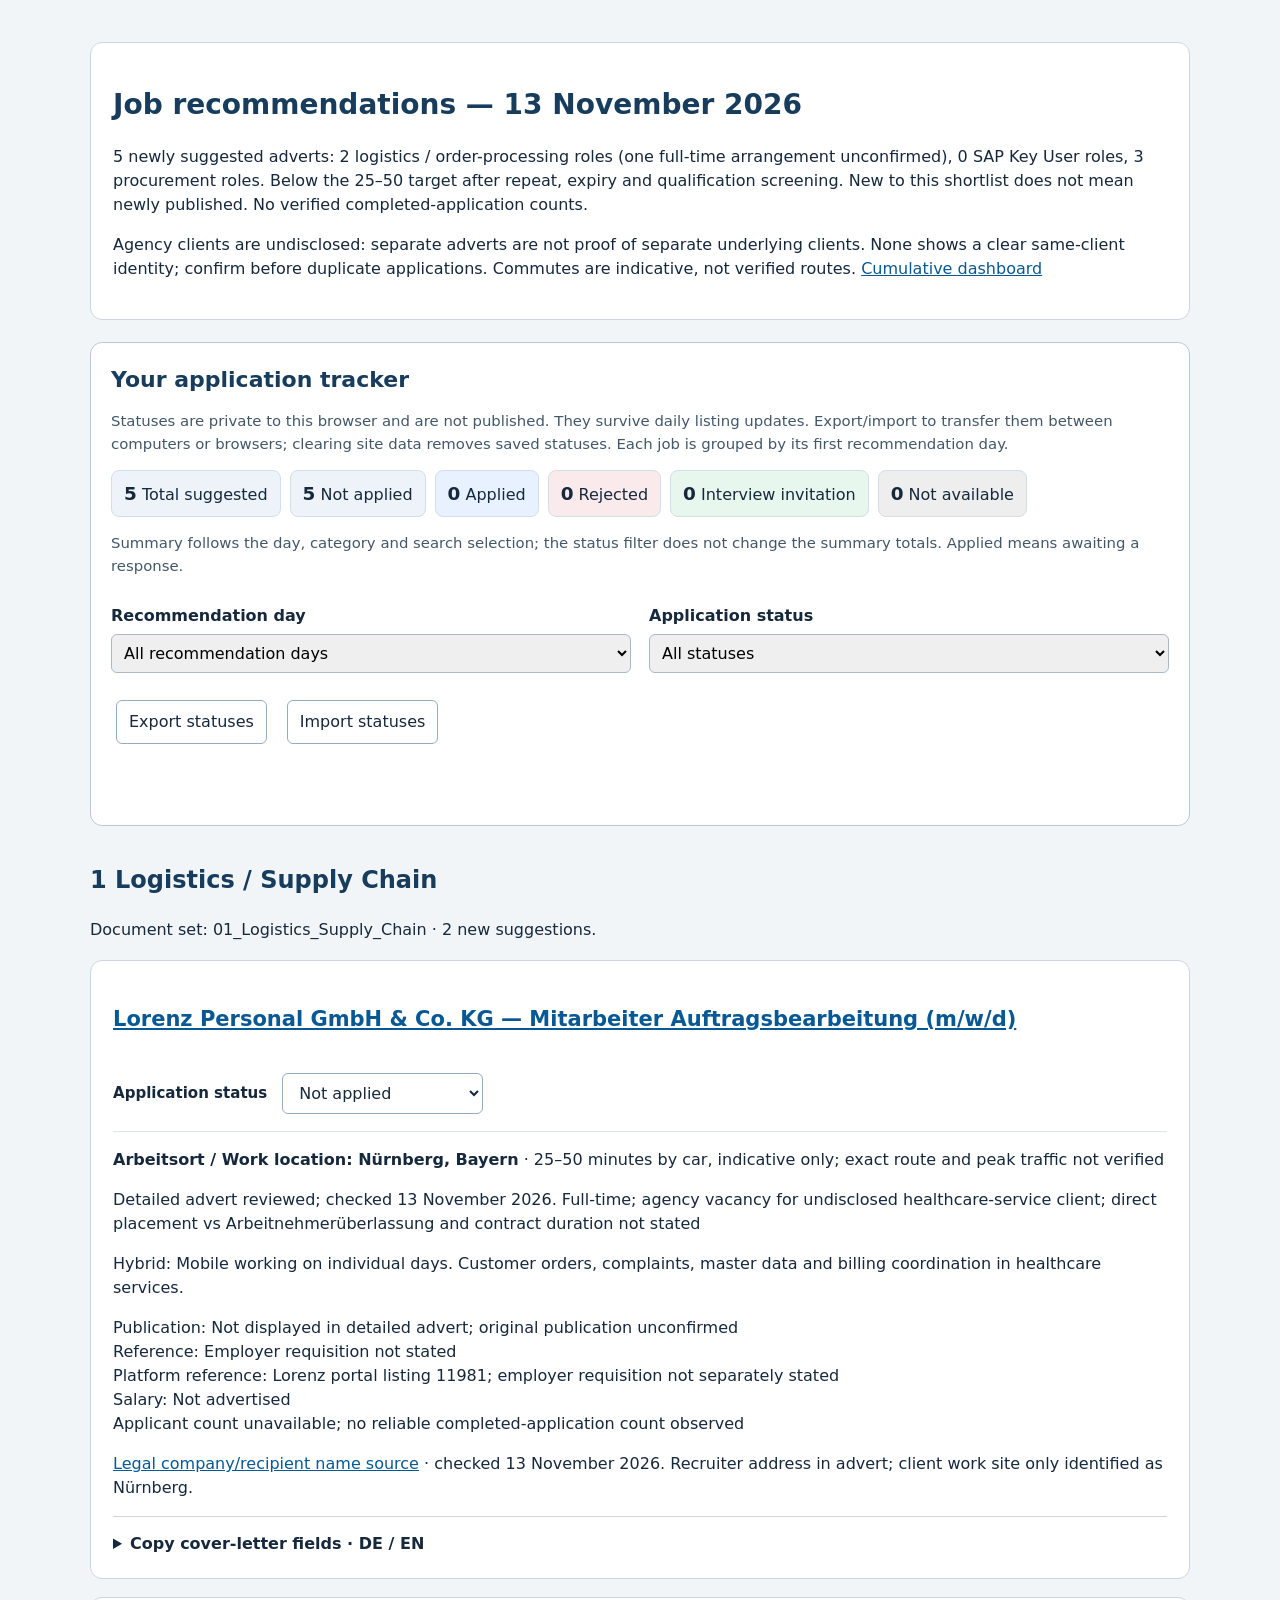
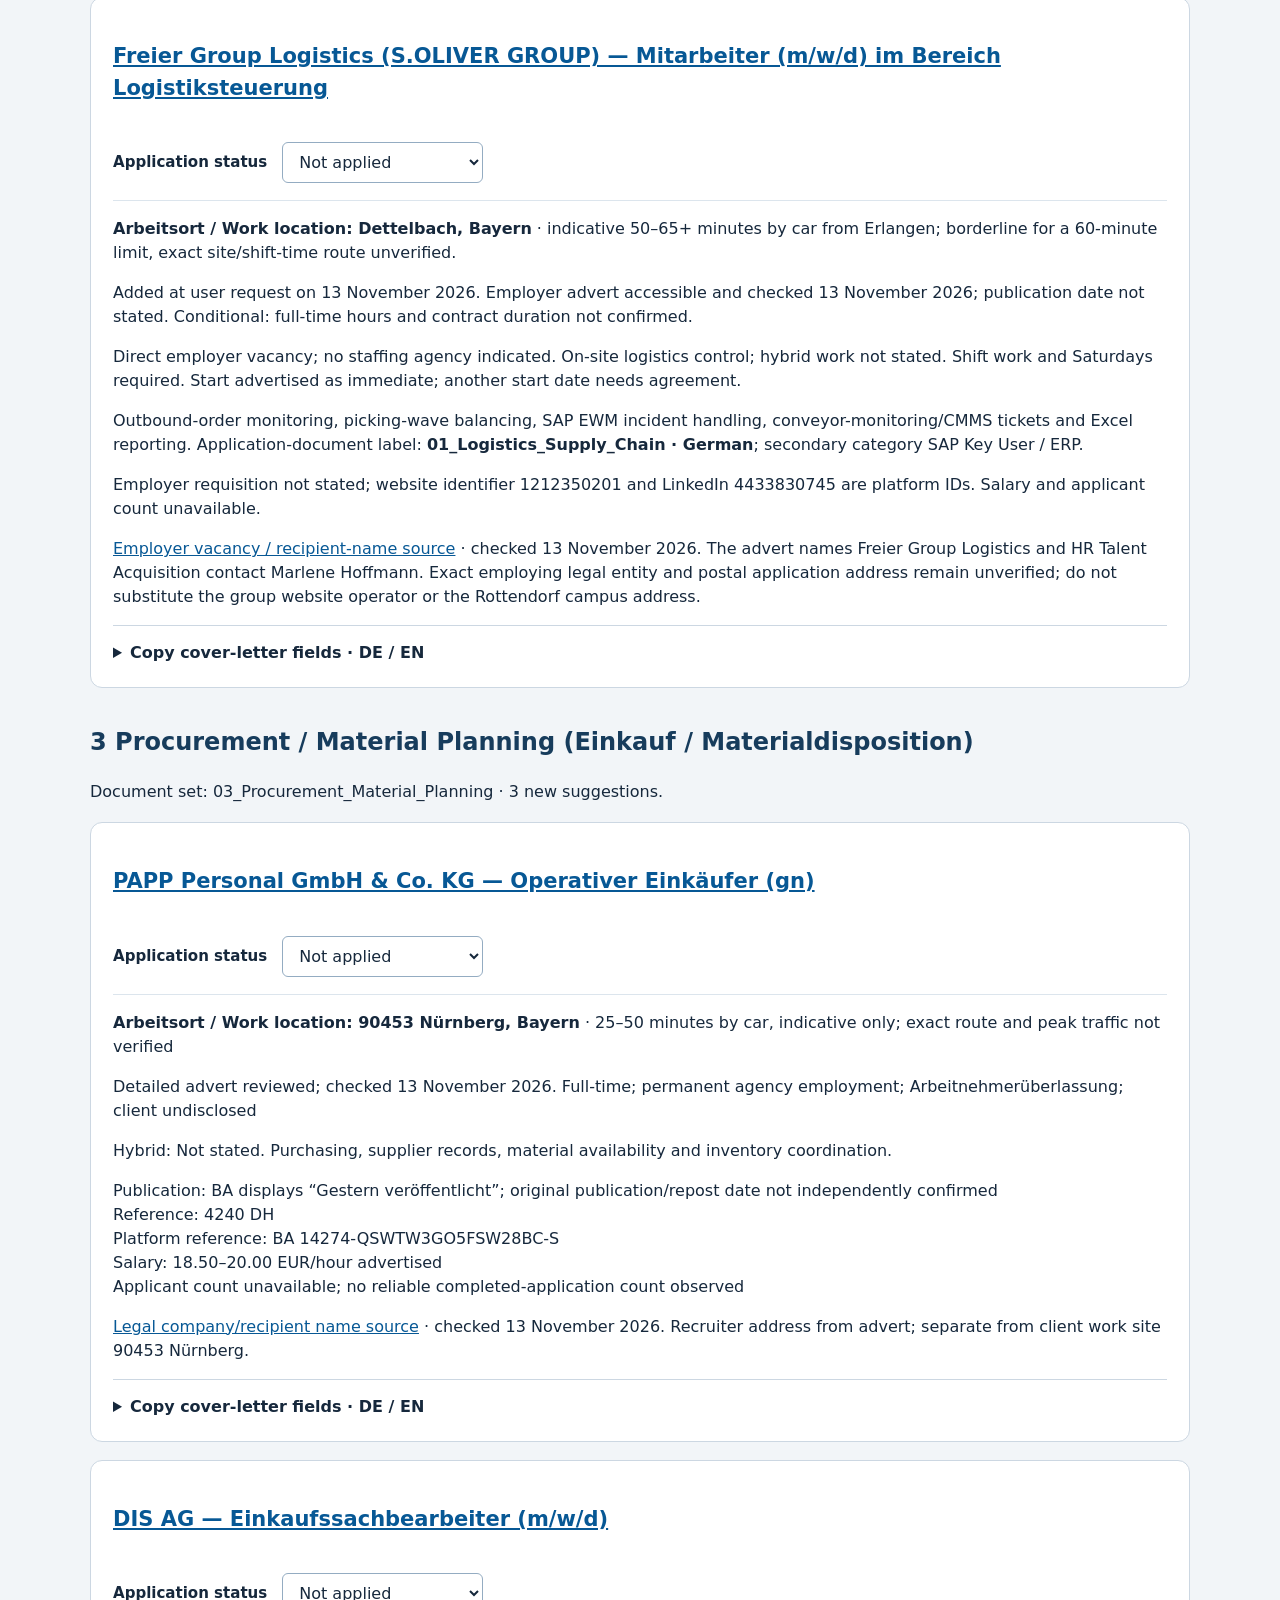
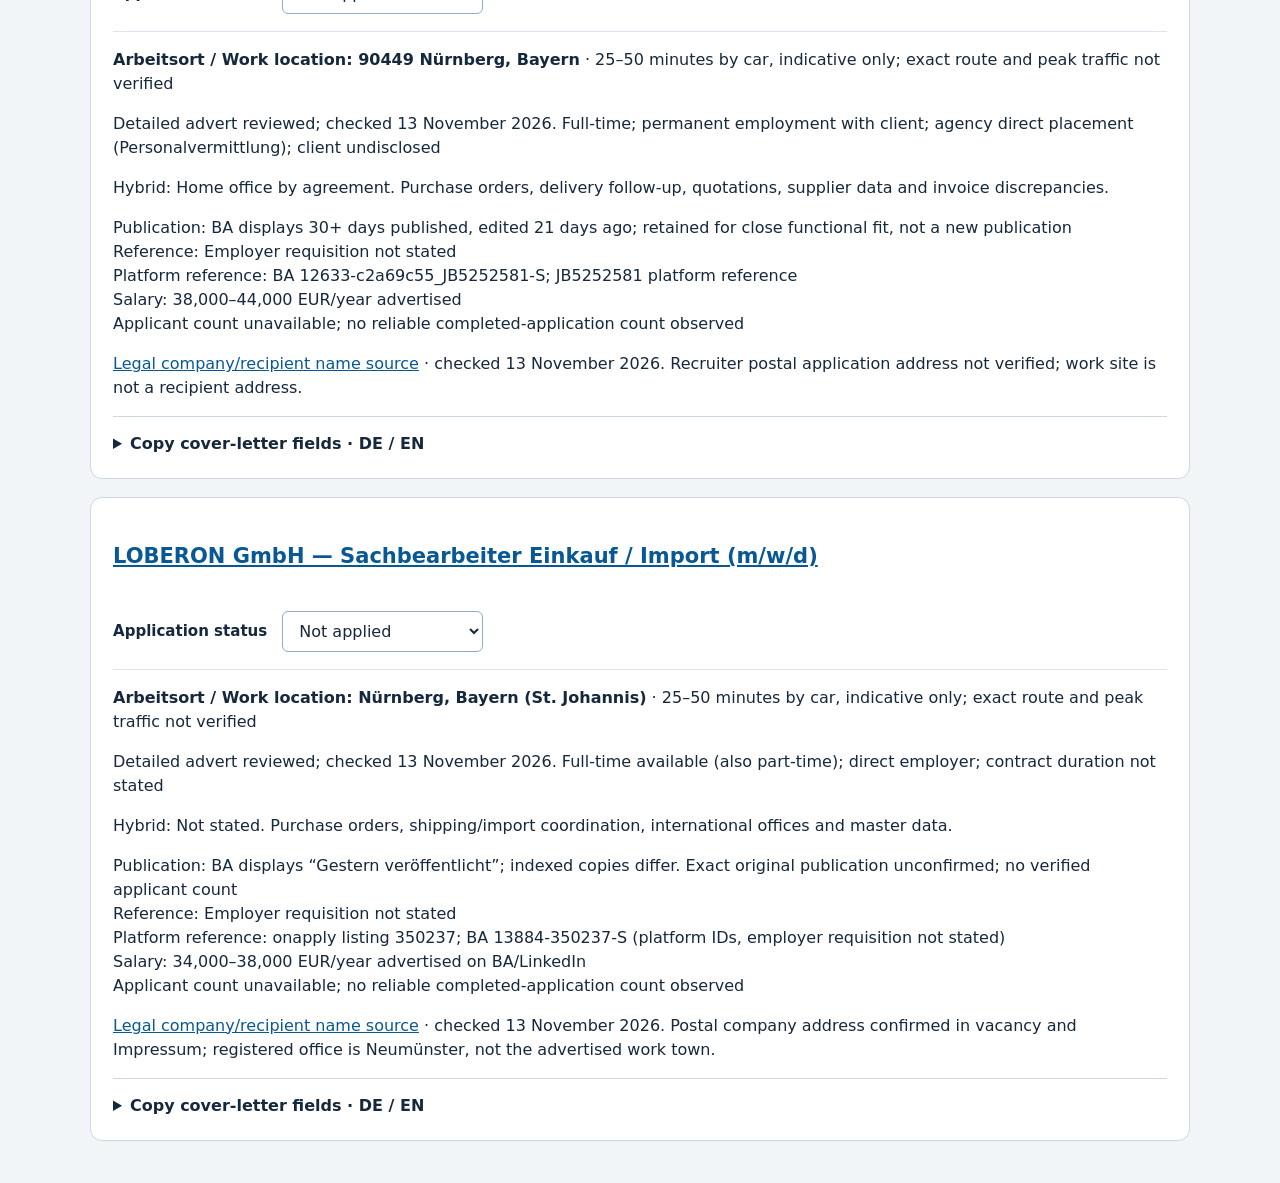
<file: reports/2026-11-13.html>
<!doctype html><html lang="en"><head><meta charset="utf-8"><meta name="viewport" content="width=device-width,initial-scale=1"><title>Job recommendations — 13 November 2026</title><link rel="stylesheet" href="../assets/dashboard-base.css"><link rel="stylesheet" href="../assets/job-tracker.css"></head><body><header><h1>Job recommendations — 13 November 2026</h1><p>5 newly suggested adverts: 2 logistics / order-processing roles (one full-time arrangement unconfirmed), 0 SAP Key User roles, 3 procurement roles. Below the 25–50 target after repeat, expiry and qualification screening. New to this shortlist does not mean newly published. No verified completed-application counts.</p><p>Agency clients are undisclosed: separate adverts are not proof of separate underlying clients. None shows a clear same-client identity; confirm before duplicate applications. Commutes are indicative, not verified routes. <a href="../index.html">Cumulative dashboard</a></p></header><section data-category="1"><h2>1 Logistics / Supply Chain</h2><p>Document set: 01_Logistics_Supply_Chain · 2 new suggestions.</p><article><h3><a href="https://jobs.lorenz-personal.de/job/view/11981/mitarbeiter-auftragsbearbeitung-m-w-d?page_lang=de">Lorenz Personal GmbH &amp; Co. KG — Mitarbeiter Auftragsbearbeitung (m/w/d)</a></h3><p><strong>Arbeitsort / Work location: Nürnberg, Bayern</strong> · 25–50 minutes by car, indicative only; exact route and peak traffic not verified</p><p>Detailed advert reviewed; checked 13 November 2026. Full-time; agency vacancy for undisclosed healthcare-service client; direct placement vs Arbeitnehmerüberlassung and contract duration not stated</p><p>Hybrid: Mobile working on individual days. Customer orders, complaints, master data and billing coordination in healthcare services.</p><p>Publication: Not displayed in detailed advert; original publication unconfirmed<br>Reference: Employer requisition not stated<br>Platform reference: Lorenz portal listing 11981; employer requisition not separately stated<br>Salary: Not advertised<br>Applicant count unavailable; no reliable completed-application count observed</p><p><a href="https://jobs.lorenz-personal.de/job/view/11981/mitarbeiter-auftragsbearbeitung-m-w-d?page_lang=de">Legal company/recipient name source</a> · checked 13 November 2026. Recruiter address in advert; client work site only identified as Nürnberg.</p><details><summary>Copy cover-letter fields · DE / EN</summary><button type="button" data-language="de" aria-pressed="true">Deutsch</button><button type="button" data-language="en" aria-pressed="false">English</button><div data-copy-language="de" ><label for="nov13-1">[Unternehmen]</label><textarea id="nov13-1" readonly >Lorenz Personal GmbH &amp; Co. KG</textarea><button type="button" data-copy="nov13-1">Copy</button><label for="nov13-2">[Ansprechperson oder Personalabteilung]</label><textarea id="nov13-2" readonly >Hilde Kunzelmann-Czichon</textarea><button type="button" data-copy="nov13-2">Copy</button><label for="nov13-3">[Straße und Hausnummer]</label><textarea id="nov13-3" readonly >Dr.-Kurt-Schumacher-Str. 16</textarea><button type="button" data-copy="nov13-3">Copy</button><label for="nov13-4">[PLZ und Ort] — Empfängeradresse</label><textarea id="nov13-4" readonly >90402 Nürnberg</textarea><button type="button" data-copy="nov13-4">Copy</button><label for="nov13-5">Arbeitsort (keine Postanschrift)</label><textarea id="nov13-5" readonly >Nürnberg, Bayern</textarea><button type="button" data-copy="nov13-5">Copy</button><label for="nov13-6">[Datum]</label><textarea id="nov13-6" readonly data-letter-date="de">13.11.2026</textarea><button type="button" data-copy="nov13-6">Copy</button><label for="nov13-7">[Stellenbezeichnung]</label><textarea id="nov13-7" readonly >Mitarbeiter Auftragsbearbeitung (m/w/d)</textarea><button type="button" data-copy="nov13-7">Copy</button><p><strong>[Kennziffer, falls vorhanden]:</strong> Not verified — leave blank; no copy value.</p><label for="nov13-8">Einleitung: Kategorie-Schwerpunkt</label><textarea id="nov13-8" readonly >die zuverlässige Auftragsbearbeitung und serviceorientierte Kundenbetreuung</textarea><button type="button" data-copy="nov13-8">Copy</button><label for="nov13-9">[wichtigste Aufgabe der Stelle] — nach „bei“</label><textarea id="nov13-9" readonly >der Auftragskoordination, Stammdatenpflege und Bearbeitung von Kundenanliegen</textarea><button type="button" data-copy="nov13-9">Copy</button><label for="nov13-10">Betreff</label><textarea id="nov13-10" readonly >Bewerbung als Mitarbeiter Auftragsbearbeitung (m/w/d)</textarea><button type="button" data-copy="nov13-10">Copy</button><label for="nov13-11">Anrede</label><textarea id="nov13-11" readonly >Guten Tag Hilde Kunzelmann-Czichon,</textarea><button type="button" data-copy="nov13-11">Copy</button><label for="nov13-12">Empfängerblock (gegebenenfalls unvollständig)</label><textarea id="nov13-12" readonly >Lorenz Personal GmbH &amp; Co. KG
Hilde Kunzelmann-Czichon
Dr.-Kurt-Schumacher-Str. 16
90402 Nürnberg</textarea><button type="button" data-copy="nov13-12">Copy</button><p>Recruiter address in advert; client work site only identified as Nürnberg. Employer requisition unverified; omit reference line. Platform IDs below are not an employer requisition.</p></div><div data-copy-language="en" hidden><label for="nov13-13">[Company]</label><textarea id="nov13-13" readonly >Lorenz Personal GmbH &amp; Co. KG</textarea><button type="button" data-copy="nov13-13">Copy</button><label for="nov13-14">[Contact person or Hiring Team]</label><textarea id="nov13-14" readonly >Hilde Kunzelmann-Czichon</textarea><button type="button" data-copy="nov13-14">Copy</button><label for="nov13-15">[Street address]</label><textarea id="nov13-15" readonly >Dr.-Kurt-Schumacher-Str. 16</textarea><button type="button" data-copy="nov13-15">Copy</button><label for="nov13-16">[Postcode and city] — recipient address</label><textarea id="nov13-16" readonly >90402 Nürnberg</textarea><button type="button" data-copy="nov13-16">Copy</button><label for="nov13-17">Work location (not postal recipient)</label><textarea id="nov13-17" readonly >Nürnberg, Bayern</textarea><button type="button" data-copy="nov13-17">Copy</button><label for="nov13-18">[Date]</label><textarea id="nov13-18" readonly data-letter-date="en">13 November 2026</textarea><button type="button" data-copy="nov13-18">Copy</button><label for="nov13-19">[Job title]</label><textarea id="nov13-19" readonly >Mitarbeiter Auftragsbearbeitung (m/w/d)</textarea><button type="button" data-copy="nov13-19">Copy</button><p><strong>[Job ID, if applicable]:</strong> Not verified — leave blank; no copy value.</p><label for="nov13-20">Opening: category priority</label><textarea id="nov13-20" readonly >reliable order processing and customer service</textarea><button type="button" data-copy="nov13-20">Copy</button><label for="nov13-21">[key priority of the role]</label><textarea id="nov13-21" readonly >order coordination, master-data maintenance and handling customer enquiries</textarea><button type="button" data-copy="nov13-21">Copy</button><label for="nov13-22">Subject</label><textarea id="nov13-22" readonly >Application for Mitarbeiter Auftragsbearbeitung (m/w/d)</textarea><button type="button" data-copy="nov13-22">Copy</button><label for="nov13-23">Greeting</label><textarea id="nov13-23" readonly >Dear Hilde Kunzelmann-Czichon,</textarea><button type="button" data-copy="nov13-23">Copy</button><label for="nov13-24">Recipient block (may be incomplete)</label><textarea id="nov13-24" readonly >Lorenz Personal GmbH &amp; Co. KG
Hilde Kunzelmann-Czichon
Dr.-Kurt-Schumacher-Str. 16
90402 Nürnberg</textarea><button type="button" data-copy="nov13-24">Copy</button><p>Recruiter address in advert; client work site only identified as Nürnberg. Employer requisition unverified; omit reference line. Platform IDs below are not an employer requisition.</p></div><p class="copy-status" role="status" aria-live="polite"></p></details></article><article data-job-key="jobs.soliver-group.com/job/Dettelbach-Mitarbeiter-%28mwd%29-im-Leitstand-Logistik/1212350201" data-recommended="2026-11-13" data-primary-category="1"><h3><a href="https://jobs.soliver-group.com/job/Dettelbach-Mitarbeiter-%28mwd%29-im-Leitstand-Logistik/1212350201/">Freier Group Logistics (S.OLIVER GROUP) — Mitarbeiter (m/w/d) im Bereich Logistiksteuerung</a></h3><p><strong>Arbeitsort / Work location: Dettelbach, Bayern</strong> · indicative 50–65+ minutes by car from Erlangen; borderline for a 60-minute limit, exact site/shift-time route unverified.</p><p>Added at user request on 13 November 2026. Employer advert accessible and checked 13 November 2026; publication date not stated. Conditional: full-time hours and contract duration not confirmed.</p><p>Direct employer vacancy; no staffing agency indicated. On-site logistics control; hybrid work not stated. Shift work and Saturdays required. Start advertised as immediate; another start date needs agreement.</p><p>Outbound-order monitoring, picking-wave balancing, SAP EWM incident handling, conveyor-monitoring/CMMS tickets and Excel reporting. Application-document label: <strong>01_Logistics_Supply_Chain · German</strong>; secondary category SAP Key User / ERP.</p><p>Employer requisition not stated; website identifier 1212350201 and LinkedIn 4433830745 are platform IDs. Salary and applicant count unavailable.</p><p><a href="https://jobs.soliver-group.com/job/Dettelbach-Mitarbeiter-%28mwd%29-im-Leitstand-Logistik/1212350201/">Employer vacancy / recipient-name source</a> · checked 13 November 2026. The advert names Freier Group Logistics and HR Talent Acquisition contact Marlene Hoffmann. Exact employing legal entity and postal application address remain unverified; do not substitute the group website operator or the Rottendorf campus address.</p><details><summary>Copy cover-letter fields · DE / EN</summary><button type="button" data-language="de" aria-pressed="true">Deutsch</button><button type="button" data-language="en" aria-pressed="false">English</button><div data-copy-language="de" ><label for="soliver-1212350201-1">[Unternehmen] — Rechtsform unbestätigt</label><textarea id="soliver-1212350201-1" readonly >Freier Group Logistics</textarea><button type="button" data-copy="soliver-1212350201-1">Copy</button><label for="soliver-1212350201-2">[Ansprechperson oder Personalabteilung]</label><textarea id="soliver-1212350201-2" readonly >Marlene Hoffmann · HR Talent Acquisition</textarea><button type="button" data-copy="soliver-1212350201-2">Copy</button><p><strong>[Straße und Hausnummer]:</strong> Not verified — leave blank; no copy value.</p><label for="soliver-1212350201-3">[PLZ und Ort] — Ort bekannt, PLZ/Postanschrift unbestätigt</label><textarea id="soliver-1212350201-3" readonly >Dettelbach, Bayern</textarea><button type="button" data-copy="soliver-1212350201-3">Copy</button><label for="soliver-1212350201-4">Arbeitsort (keine bestätigte Postanschrift)</label><textarea id="soliver-1212350201-4" readonly >Dettelbach, Bayern</textarea><button type="button" data-copy="soliver-1212350201-4">Copy</button><label for="soliver-1212350201-5">[Datum]</label><textarea id="soliver-1212350201-5" readonly data-letter-date="de">13.11.2026</textarea><button type="button" data-copy="soliver-1212350201-5">Copy</button><label for="soliver-1212350201-6">[Stellenbezeichnung]</label><textarea id="soliver-1212350201-6" readonly >Mitarbeiter (m/w/d) im Bereich Logistiksteuerung</textarea><button type="button" data-copy="soliver-1212350201-6">Copy</button><p><strong>[Kennziffer, falls vorhanden]:</strong> Not verified — leave blank; no copy value.</p><label for="soliver-1212350201-7">[konkrete logistische Aufgabe]</label><textarea id="soliver-1212350201-7" readonly >die Steuerung von Auslieferungsaufträgen und Überwachung der Lagerprozesse mit SAP EWM</textarea><button type="button" data-copy="soliver-1212350201-7">Copy</button><label for="soliver-1212350201-8">[wichtigste Aufgabe der Stelle] — nach „bei“</label><textarea id="soliver-1212350201-8" readonly >der zuverlässigen Steuerung der Auslieferungsaufträge und Auswertung logistischer Kennzahlen</textarea><button type="button" data-copy="soliver-1212350201-8">Copy</button><label for="soliver-1212350201-9">Betreff</label><textarea id="soliver-1212350201-9" readonly >Bewerbung als Mitarbeiter (m/w/d) im Bereich Logistiksteuerung</textarea><button type="button" data-copy="soliver-1212350201-9">Copy</button><label for="soliver-1212350201-10">Anrede</label><textarea id="soliver-1212350201-10" readonly >Sehr geehrte Frau Hoffmann,</textarea><button type="button" data-copy="soliver-1212350201-10">Copy</button><label for="soliver-1212350201-11">Empfängerblock — unvollständig</label><textarea id="soliver-1212350201-11" readonly >Freier Group Logistics
Marlene Hoffmann
HR Talent Acquisition</textarea><button type="button" data-copy="soliver-1212350201-11">Copy</button><p>Town/state identify the work location only; postcode, street and postal application recipient are unverified. Apply online. Omit the reference line rather than using the website identifier. Company legal entity unresolved.</p></div><div data-copy-language="en" hidden><label for="soliver-1212350201-12">[Company] — legal entity unconfirmed</label><textarea id="soliver-1212350201-12" readonly >Freier Group Logistics</textarea><button type="button" data-copy="soliver-1212350201-12">Copy</button><label for="soliver-1212350201-13">[Contact person or Hiring Team]</label><textarea id="soliver-1212350201-13" readonly >Marlene Hoffmann · HR Talent Acquisition</textarea><button type="button" data-copy="soliver-1212350201-13">Copy</button><p><strong>[Street address]:</strong> Not verified — leave blank; no copy value.</p><label for="soliver-1212350201-14">[Postcode and city] — town known; postcode/postal recipient unverified</label><textarea id="soliver-1212350201-14" readonly >Dettelbach, Bayern</textarea><button type="button" data-copy="soliver-1212350201-14">Copy</button><label for="soliver-1212350201-15">Work location (not verified postal address)</label><textarea id="soliver-1212350201-15" readonly >Dettelbach, Bayern</textarea><button type="button" data-copy="soliver-1212350201-15">Copy</button><label for="soliver-1212350201-16">[Date]</label><textarea id="soliver-1212350201-16" readonly data-letter-date="en">13 November 2026</textarea><button type="button" data-copy="soliver-1212350201-16">Copy</button><label for="soliver-1212350201-17">[Job title]</label><textarea id="soliver-1212350201-17" readonly >Mitarbeiter (m/w/d) im Bereich Logistiksteuerung</textarea><button type="button" data-copy="soliver-1212350201-17">Copy</button><p><strong>[Job ID, if applicable]:</strong> Not verified — leave blank; no copy value.</p><label for="soliver-1212350201-18">[specific logistics priority]</label><textarea id="soliver-1212350201-18" readonly >outbound-order control and warehouse-process monitoring with SAP EWM</textarea><button type="button" data-copy="soliver-1212350201-18">Copy</button><label for="soliver-1212350201-19">[key priority of the role]</label><textarea id="soliver-1212350201-19" readonly >reliable outbound-order control and logistics performance reporting</textarea><button type="button" data-copy="soliver-1212350201-19">Copy</button><label for="soliver-1212350201-20">Subject</label><textarea id="soliver-1212350201-20" readonly >Application for Mitarbeiter (m/w/d) im Bereich Logistiksteuerung</textarea><button type="button" data-copy="soliver-1212350201-20">Copy</button><label for="soliver-1212350201-21">Greeting</label><textarea id="soliver-1212350201-21" readonly >Dear Ms Hoffmann,</textarea><button type="button" data-copy="soliver-1212350201-21">Copy</button><label for="soliver-1212350201-22">Recipient block — incomplete</label><textarea id="soliver-1212350201-22" readonly >Freier Group Logistics
Marlene Hoffmann
HR Talent Acquisition</textarea><button type="button" data-copy="soliver-1212350201-22">Copy</button><p>Town/state identify the work location only; postcode, street and postal application recipient are unverified. Apply online. Omit the reference line rather than using the website identifier. Company legal entity unresolved.</p></div><p class="copy-status" role="status" aria-live="polite"></p></details></article></section><section data-category="2"><h2>2 SAP Key User / ERP</h2><p>Document set: 02_SAP_Key_User_ERP · 0 new suggestions.</p><p>No new suitable SAP Key User / ERP vacancy verified today.</p></section><section data-category="3"><h2>3 Procurement / Material Planning (Einkauf / Materialdisposition)</h2><p>Document set: 03_Procurement_Material_Planning · 3 new suggestions.</p><article><h3><a href="https://www.arbeitsagentur.de/jobsuche/jobdetail/14274-QSWTW3GO5FSW28BC-S">PAPP Personal GmbH &amp; Co. KG — Operativer Einkäufer (gn)</a></h3><p><strong>Arbeitsort / Work location: 90453 Nürnberg, Bayern</strong> · 25–50 minutes by car, indicative only; exact route and peak traffic not verified</p><p>Detailed advert reviewed; checked 13 November 2026. Full-time; permanent agency employment; Arbeitnehmerüberlassung; client undisclosed</p><p>Hybrid: Not stated. Purchasing, supplier records, material availability and inventory coordination.</p><p>Publication: BA displays “Gestern veröffentlicht”; original publication/repost date not independently confirmed<br>Reference: 4240 DH<br>Platform reference: BA 14274-QSWTW3GO5FSW28BC-S<br>Salary: 18.50–20.00 EUR/hour advertised<br>Applicant count unavailable; no reliable completed-application count observed</p><p><a href="https://www.arbeitsagentur.de/jobsuche/jobdetail/14274-QSWTW3GO5FSW28BC-S">Legal company/recipient name source</a> · checked 13 November 2026. Recruiter address from advert; separate from client work site 90453 Nürnberg.</p><details><summary>Copy cover-letter fields · DE / EN</summary><button type="button" data-language="de" aria-pressed="true">Deutsch</button><button type="button" data-language="en" aria-pressed="false">English</button><div data-copy-language="de" ><label for="nov13-25">[Unternehmen]</label><textarea id="nov13-25" readonly >PAPP Personal GmbH &amp; Co. KG</textarea><button type="button" data-copy="nov13-25">Copy</button><label for="nov13-26">[Ansprechperson oder Personalabteilung]</label><textarea id="nov13-26" readonly >Dagmar Schinner</textarea><button type="button" data-copy="nov13-26">Copy</button><label for="nov13-27">[Straße und Hausnummer]</label><textarea id="nov13-27" readonly >Schreiberhauer Straße 5</textarea><button type="button" data-copy="nov13-27">Copy</button><label for="nov13-28">[PLZ und Ort] — Empfängeradresse</label><textarea id="nov13-28" readonly >90475 Nürnberg</textarea><button type="button" data-copy="nov13-28">Copy</button><label for="nov13-29">Arbeitsort (keine Postanschrift)</label><textarea id="nov13-29" readonly >90453 Nürnberg, Bayern</textarea><button type="button" data-copy="nov13-29">Copy</button><label for="nov13-30">[Datum]</label><textarea id="nov13-30" readonly data-letter-date="de">13.11.2026</textarea><button type="button" data-copy="nov13-30">Copy</button><label for="nov13-31">[Stellenbezeichnung]</label><textarea id="nov13-31" readonly >Operativer Einkäufer (gn)</textarea><button type="button" data-copy="nov13-31">Copy</button><label for="nov13-32">[Kennziffer, falls vorhanden]</label><textarea id="nov13-32" readonly >4240 DH</textarea><button type="button" data-copy="nov13-32">Copy</button><label for="nov13-33">Einleitung: Kategorie-Schwerpunkt</label><textarea id="nov13-33" readonly >die operative Beschaffung und zuverlässige Materialversorgung</textarea><button type="button" data-copy="nov13-33">Copy</button><label for="nov13-34">[wichtigste Aufgabe der Stelle] — nach „bei“</label><textarea id="nov13-34" readonly >der Lieferantenkoordination, Bestandsüberwachung und Optimierung von Einkaufsprozessen</textarea><button type="button" data-copy="nov13-34">Copy</button><label for="nov13-35">Betreff</label><textarea id="nov13-35" readonly >Bewerbung als Operativer Einkäufer (gn) – 4240 DH</textarea><button type="button" data-copy="nov13-35">Copy</button><label for="nov13-36">Anrede</label><textarea id="nov13-36" readonly >Guten Tag Dagmar Schinner,</textarea><button type="button" data-copy="nov13-36">Copy</button><label for="nov13-37">Empfängerblock (gegebenenfalls unvollständig)</label><textarea id="nov13-37" readonly >PAPP Personal GmbH &amp; Co. KG
Dagmar Schinner
Schreiberhauer Straße 5
90475 Nürnberg</textarea><button type="button" data-copy="nov13-37">Copy</button><p>Recruiter address from advert; separate from client work site 90453 Nürnberg. </p></div><div data-copy-language="en" hidden><label for="nov13-38">[Company]</label><textarea id="nov13-38" readonly >PAPP Personal GmbH &amp; Co. KG</textarea><button type="button" data-copy="nov13-38">Copy</button><label for="nov13-39">[Contact person or Hiring Team]</label><textarea id="nov13-39" readonly >Dagmar Schinner</textarea><button type="button" data-copy="nov13-39">Copy</button><label for="nov13-40">[Street address]</label><textarea id="nov13-40" readonly >Schreiberhauer Straße 5</textarea><button type="button" data-copy="nov13-40">Copy</button><label for="nov13-41">[Postcode and city] — recipient address</label><textarea id="nov13-41" readonly >90475 Nürnberg</textarea><button type="button" data-copy="nov13-41">Copy</button><label for="nov13-42">Work location (not postal recipient)</label><textarea id="nov13-42" readonly >90453 Nürnberg, Bayern</textarea><button type="button" data-copy="nov13-42">Copy</button><label for="nov13-43">[Date]</label><textarea id="nov13-43" readonly data-letter-date="en">13 November 2026</textarea><button type="button" data-copy="nov13-43">Copy</button><label for="nov13-44">[Job title]</label><textarea id="nov13-44" readonly >Operativer Einkäufer (gn)</textarea><button type="button" data-copy="nov13-44">Copy</button><label for="nov13-45">[Job ID, if applicable]</label><textarea id="nov13-45" readonly >4240 DH</textarea><button type="button" data-copy="nov13-45">Copy</button><label for="nov13-46">Opening: category priority</label><textarea id="nov13-46" readonly >operational procurement and reliable material availability</textarea><button type="button" data-copy="nov13-46">Copy</button><label for="nov13-47">[key priority of the role]</label><textarea id="nov13-47" readonly >supplier coordination, inventory monitoring and purchasing-process improvement</textarea><button type="button" data-copy="nov13-47">Copy</button><label for="nov13-48">Subject</label><textarea id="nov13-48" readonly >Application for Operativer Einkäufer (gn) – 4240 DH</textarea><button type="button" data-copy="nov13-48">Copy</button><label for="nov13-49">Greeting</label><textarea id="nov13-49" readonly >Dear Dagmar Schinner,</textarea><button type="button" data-copy="nov13-49">Copy</button><label for="nov13-50">Recipient block (may be incomplete)</label><textarea id="nov13-50" readonly >PAPP Personal GmbH &amp; Co. KG
Dagmar Schinner
Schreiberhauer Straße 5
90475 Nürnberg</textarea><button type="button" data-copy="nov13-50">Copy</button><p>Recruiter address from advert; separate from client work site 90453 Nürnberg. </p></div><p class="copy-status" role="status" aria-live="polite"></p></details></article><article><h3><a href="https://www.arbeitsagentur.de/jobsuche/jobdetail/12633-c2a69c55_JB5252581-S">DIS AG — Einkaufssachbearbeiter (m/w/d)</a></h3><p><strong>Arbeitsort / Work location: 90449 Nürnberg, Bayern</strong> · 25–50 minutes by car, indicative only; exact route and peak traffic not verified</p><p>Detailed advert reviewed; checked 13 November 2026. Full-time; permanent employment with client; agency direct placement (Personalvermittlung); client undisclosed</p><p>Hybrid: Home office by agreement. Purchase orders, delivery follow-up, quotations, supplier data and invoice discrepancies.</p><p>Publication: BA displays 30+ days published, edited 21 days ago; retained for close functional fit, not a new publication<br>Reference: Employer requisition not stated<br>Platform reference: BA 12633-c2a69c55_JB5252581-S; JB5252581 platform reference<br>Salary: 38,000–44,000 EUR/year advertised<br>Applicant count unavailable; no reliable completed-application count observed</p><p><a href="https://www.arbeitsagentur.de/jobsuche/jobdetail/12633-c2a69c55_JB5252581-S">Legal company/recipient name source</a> · checked 13 November 2026. Recruiter postal application address not verified; work site is not a recipient address.</p><details><summary>Copy cover-letter fields · DE / EN</summary><button type="button" data-language="de" aria-pressed="true">Deutsch</button><button type="button" data-language="en" aria-pressed="false">English</button><div data-copy-language="de" ><label for="nov13-51">[Unternehmen]</label><textarea id="nov13-51" readonly >DIS AG</textarea><button type="button" data-copy="nov13-51">Copy</button><label for="nov13-52">[Ansprechperson oder Personalabteilung]</label><textarea id="nov13-52" readonly >Personalabteilung</textarea><button type="button" data-copy="nov13-52">Copy</button><p><strong>[Straße und Hausnummer]:</strong> Not verified — leave blank; no copy value.</p><p><strong>[PLZ und Ort] — Empfängeradresse:</strong> Not verified — leave blank; no copy value.</p><label for="nov13-53">Arbeitsort (keine Postanschrift)</label><textarea id="nov13-53" readonly >90449 Nürnberg, Bayern</textarea><button type="button" data-copy="nov13-53">Copy</button><label for="nov13-54">[Datum]</label><textarea id="nov13-54" readonly data-letter-date="de">13.11.2026</textarea><button type="button" data-copy="nov13-54">Copy</button><label for="nov13-55">[Stellenbezeichnung]</label><textarea id="nov13-55" readonly >Einkaufssachbearbeiter (m/w/d)</textarea><button type="button" data-copy="nov13-55">Copy</button><p><strong>[Kennziffer, falls vorhanden]:</strong> Not verified — leave blank; no copy value.</p><label for="nov13-56">Einleitung: Kategorie-Schwerpunkt</label><textarea id="nov13-56" readonly >die zuverlässige Bestellabwicklung und Abstimmung mit Lieferanten</textarea><button type="button" data-copy="nov13-56">Copy</button><label for="nov13-57">[wichtigste Aufgabe der Stelle] — nach „bei“</label><textarea id="nov13-57" readonly >der Bestellabwicklung, Lieferterminüberwachung und Pflege von Lieferantendaten</textarea><button type="button" data-copy="nov13-57">Copy</button><label for="nov13-58">Betreff</label><textarea id="nov13-58" readonly >Bewerbung als Einkaufssachbearbeiter (m/w/d)</textarea><button type="button" data-copy="nov13-58">Copy</button><label for="nov13-59">Anrede</label><textarea id="nov13-59" readonly >Sehr geehrte Damen und Herren,</textarea><button type="button" data-copy="nov13-59">Copy</button><label for="nov13-60">Empfängerblock (gegebenenfalls unvollständig)</label><textarea id="nov13-60" readonly >DIS AG
Personalabteilung</textarea><button type="button" data-copy="nov13-60">Copy</button><p>Recruiter postal application address not verified; work site is not a recipient address. Employer requisition unverified; omit reference line. Platform IDs below are not an employer requisition.</p></div><div data-copy-language="en" hidden><label for="nov13-61">[Company]</label><textarea id="nov13-61" readonly >DIS AG</textarea><button type="button" data-copy="nov13-61">Copy</button><label for="nov13-62">[Contact person or Hiring Team]</label><textarea id="nov13-62" readonly >Hiring Team</textarea><button type="button" data-copy="nov13-62">Copy</button><p><strong>[Street address]:</strong> Not verified — leave blank; no copy value.</p><p><strong>[Postcode and city] — recipient address:</strong> Not verified — leave blank; no copy value.</p><label for="nov13-63">Work location (not postal recipient)</label><textarea id="nov13-63" readonly >90449 Nürnberg, Bayern</textarea><button type="button" data-copy="nov13-63">Copy</button><label for="nov13-64">[Date]</label><textarea id="nov13-64" readonly data-letter-date="en">13 November 2026</textarea><button type="button" data-copy="nov13-64">Copy</button><label for="nov13-65">[Job title]</label><textarea id="nov13-65" readonly >Einkaufssachbearbeiter (m/w/d)</textarea><button type="button" data-copy="nov13-65">Copy</button><p><strong>[Job ID, if applicable]:</strong> Not verified — leave blank; no copy value.</p><label for="nov13-66">Opening: category priority</label><textarea id="nov13-66" readonly >reliable purchase-order processing and supplier coordination</textarea><button type="button" data-copy="nov13-66">Copy</button><label for="nov13-67">[key priority of the role]</label><textarea id="nov13-67" readonly >purchase-order processing, delivery follow-up and supplier-data maintenance</textarea><button type="button" data-copy="nov13-67">Copy</button><label for="nov13-68">Subject</label><textarea id="nov13-68" readonly >Application for Einkaufssachbearbeiter (m/w/d)</textarea><button type="button" data-copy="nov13-68">Copy</button><label for="nov13-69">Greeting</label><textarea id="nov13-69" readonly >Dear Hiring Team,</textarea><button type="button" data-copy="nov13-69">Copy</button><label for="nov13-70">Recipient block (may be incomplete)</label><textarea id="nov13-70" readonly >DIS AG
Hiring Team</textarea><button type="button" data-copy="nov13-70">Copy</button><p>Recruiter postal application address not verified; work site is not a recipient address. Employer requisition unverified; omit reference line. Platform IDs below are not an employer requisition.</p></div><p class="copy-status" role="status" aria-live="polite"></p></details></article><article><h3><a href="https://loberon.onapply.de/details/350237.html">LOBERON GmbH — Sachbearbeiter Einkauf / Import (m/w/d)</a></h3><p><strong>Arbeitsort / Work location: Nürnberg, Bayern (St. Johannis)</strong> · 25–50 minutes by car, indicative only; exact route and peak traffic not verified</p><p>Detailed advert reviewed; checked 13 November 2026. Full-time available (also part-time); direct employer; contract duration not stated</p><p>Hybrid: Not stated. Purchase orders, shipping/import coordination, international offices and master data.</p><p>Publication: BA displays “Gestern veröffentlicht”; indexed copies differ. Exact original publication unconfirmed; no verified applicant count<br>Reference: Employer requisition not stated<br>Platform reference: onapply listing 350237; BA 13884-350237-S (platform IDs, employer requisition not stated)<br>Salary: 34,000–38,000 EUR/year advertised on BA/LinkedIn<br>Applicant count unavailable; no reliable completed-application count observed</p><p><a href="https://www.loberon.de/Impressum/">Legal company/recipient name source</a> · checked 13 November 2026. Postal company address confirmed in vacancy and Impressum; registered office is Neumünster, not the advertised work town.</p><details><summary>Copy cover-letter fields · DE / EN</summary><button type="button" data-language="de" aria-pressed="true">Deutsch</button><button type="button" data-language="en" aria-pressed="false">English</button><div data-copy-language="de" ><label for="nov13-71">[Unternehmen]</label><textarea id="nov13-71" readonly >LOBERON GmbH</textarea><button type="button" data-copy="nov13-71">Copy</button><label for="nov13-72">[Ansprechperson oder Personalabteilung]</label><textarea id="nov13-72" readonly >Personalabteilung</textarea><button type="button" data-copy="nov13-72">Copy</button><label for="nov13-73">[Straße und Hausnummer]</label><textarea id="nov13-73" readonly >Steinstraße 21</textarea><button type="button" data-copy="nov13-73">Copy</button><label for="nov13-74">[PLZ und Ort] — Empfängeradresse</label><textarea id="nov13-74" readonly >90419 Nürnberg</textarea><button type="button" data-copy="nov13-74">Copy</button><label for="nov13-75">Arbeitsort (keine Postanschrift)</label><textarea id="nov13-75" readonly >Nürnberg, Bayern (St. Johannis)</textarea><button type="button" data-copy="nov13-75">Copy</button><label for="nov13-76">[Datum]</label><textarea id="nov13-76" readonly data-letter-date="de">13.11.2026</textarea><button type="button" data-copy="nov13-76">Copy</button><label for="nov13-77">[Stellenbezeichnung]</label><textarea id="nov13-77" readonly >Sachbearbeiter Einkauf / Import (m/w/d)</textarea><button type="button" data-copy="nov13-77">Copy</button><p><strong>[Kennziffer, falls vorhanden]:</strong> Not verified — leave blank; no copy value.</p><label for="nov13-78">Einleitung: Kategorie-Schwerpunkt</label><textarea id="nov13-78" readonly >die operative Beschaffung und termingerechte internationale Lieferkoordination</textarea><button type="button" data-copy="nov13-78">Copy</button><label for="nov13-79">[wichtigste Aufgabe der Stelle] — nach „bei“</label><textarea id="nov13-79" readonly >der Bestellabwicklung, Lieferterminüberwachung und Abstimmung mit internationalen Partnern</textarea><button type="button" data-copy="nov13-79">Copy</button><label for="nov13-80">Betreff</label><textarea id="nov13-80" readonly >Bewerbung als Sachbearbeiter Einkauf / Import (m/w/d)</textarea><button type="button" data-copy="nov13-80">Copy</button><label for="nov13-81">Anrede</label><textarea id="nov13-81" readonly >Sehr geehrte Damen und Herren,</textarea><button type="button" data-copy="nov13-81">Copy</button><label for="nov13-82">Empfängerblock (gegebenenfalls unvollständig)</label><textarea id="nov13-82" readonly >LOBERON GmbH
Personalabteilung
Steinstraße 21
90419 Nürnberg</textarea><button type="button" data-copy="nov13-82">Copy</button><p>Postal company address confirmed in vacancy and Impressum; registered office is Neumünster, not the advertised work town. Employer requisition unverified; omit reference line. Platform IDs below are not an employer requisition.</p></div><div data-copy-language="en" hidden><label for="nov13-83">[Company]</label><textarea id="nov13-83" readonly >LOBERON GmbH</textarea><button type="button" data-copy="nov13-83">Copy</button><label for="nov13-84">[Contact person or Hiring Team]</label><textarea id="nov13-84" readonly >Hiring Team</textarea><button type="button" data-copy="nov13-84">Copy</button><label for="nov13-85">[Street address]</label><textarea id="nov13-85" readonly >Steinstraße 21</textarea><button type="button" data-copy="nov13-85">Copy</button><label for="nov13-86">[Postcode and city] — recipient address</label><textarea id="nov13-86" readonly >90419 Nürnberg</textarea><button type="button" data-copy="nov13-86">Copy</button><label for="nov13-87">Work location (not postal recipient)</label><textarea id="nov13-87" readonly >Nürnberg, Bayern (St. Johannis)</textarea><button type="button" data-copy="nov13-87">Copy</button><label for="nov13-88">[Date]</label><textarea id="nov13-88" readonly data-letter-date="en">13 November 2026</textarea><button type="button" data-copy="nov13-88">Copy</button><label for="nov13-89">[Job title]</label><textarea id="nov13-89" readonly >Sachbearbeiter Einkauf / Import (m/w/d)</textarea><button type="button" data-copy="nov13-89">Copy</button><p><strong>[Job ID, if applicable]:</strong> Not verified — leave blank; no copy value.</p><label for="nov13-90">Opening: category priority</label><textarea id="nov13-90" readonly >operational procurement and on-time international delivery coordination</textarea><button type="button" data-copy="nov13-90">Copy</button><label for="nov13-91">[key priority of the role]</label><textarea id="nov13-91" readonly >purchase-order processing, delivery follow-up and international partner coordination</textarea><button type="button" data-copy="nov13-91">Copy</button><label for="nov13-92">Subject</label><textarea id="nov13-92" readonly >Application for Sachbearbeiter Einkauf / Import (m/w/d)</textarea><button type="button" data-copy="nov13-92">Copy</button><label for="nov13-93">Greeting</label><textarea id="nov13-93" readonly >Dear Hiring Team,</textarea><button type="button" data-copy="nov13-93">Copy</button><label for="nov13-94">Recipient block (may be incomplete)</label><textarea id="nov13-94" readonly >LOBERON GmbH
Hiring Team
Steinstraße 21
90419 Nürnberg</textarea><button type="button" data-copy="nov13-94">Copy</button><p>Postal company address confirmed in vacancy and Impressum; registered office is Neumünster, not the advertised work town. Employer requisition unverified; omit reference line. Platform IDs below are not an employer requisition.</p></div><p class="copy-status" role="status" aria-live="polite"></p></details></article></section><script src="../assets/job-copy-fields.js"></script><script src="../assets/job-tracker.js"></script></body></html>
</file>
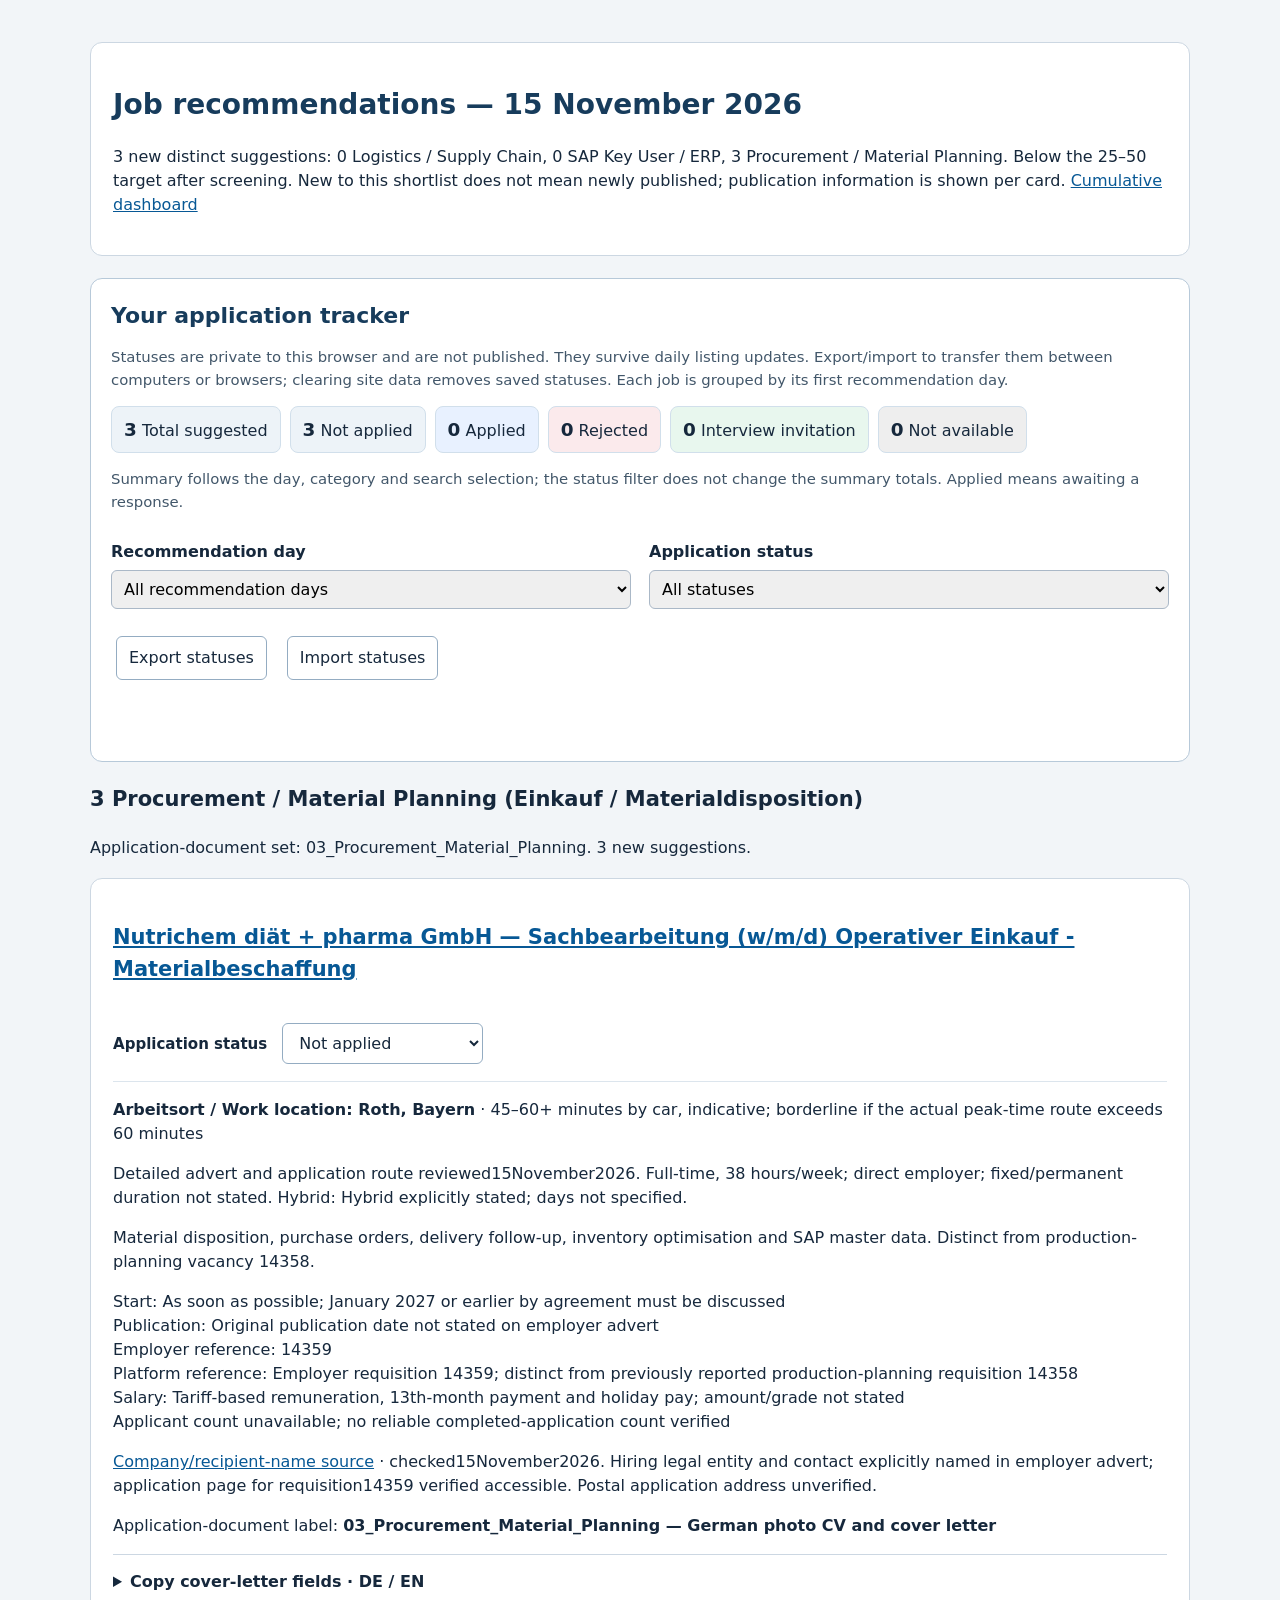
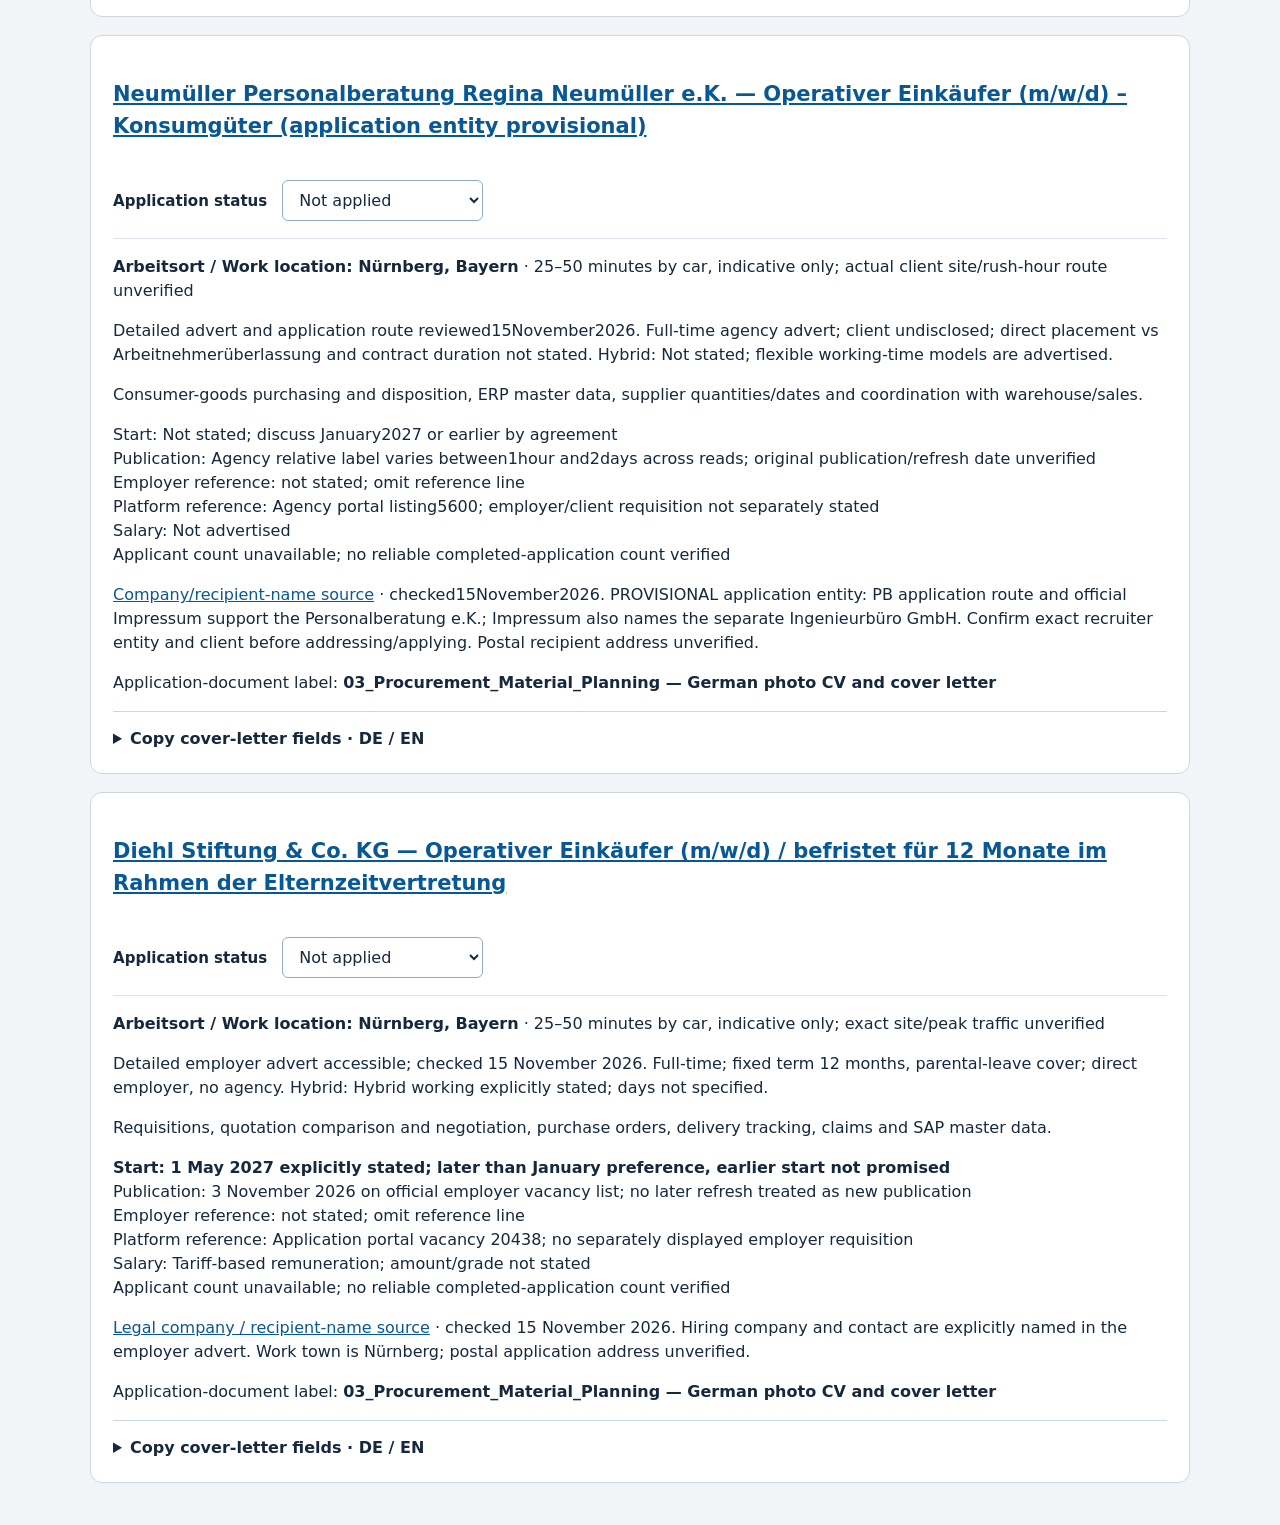
<file: reports/2026-11-15.html>
<!doctype html><html lang="en"><head><meta charset="utf-8"><meta name="viewport" content="width=device-width,initial-scale=1"><title>Job recommendations — 15 November 2026</title><link rel="stylesheet" href="../assets/dashboard-base.css"><link rel="stylesheet" href="../assets/job-tracker.css"></head><body><header><h1>Job recommendations — 15 November 2026</h1><p>3 new distinct suggestions: 0 Logistics / Supply Chain, 0 SAP Key User / ERP, 3 Procurement / Material Planning. Below the 25–50 target after screening. New to this shortlist does not mean newly published; publication information is shown per card. <a href="../index.html">Cumulative dashboard</a></p></header><section data-category="1"><h3>1 Logistics / Supply Chain</h3><p>Application-document set: 01_Logistics_Supply_Chain. 0 new suggestions.</p><p>No new suitable vacancy verified today; the checked Schenker/DSV role was already filled.</p></section><section data-category="2"><h3>2 SAP Key User / ERP</h3><p>Application-document set: 02_SAP_Key_User_ERP. 0 new suggestions.</p><p>No new suitable vacancy verified today.</p></section><section data-category="3"><h3>3 Procurement / Material Planning (Einkauf / Materialdisposition)</h3><p>Application-document set: 03_Procurement_Material_Planning. 3 new suggestions.</p><article data-job-key="jobs.bbraun.com/job/Sachbearbeitung-%28wmd%29-Operativer-Einkauf-Materialbeschaffung/14359-de_DE" data-recommended="2026-11-15" data-primary-category="3"><h3><a href="https://jobs.bbraun.com/job/Sachbearbeitung-%28wmd%29-Operativer-Einkauf-Materialbeschaffung/14359-de_DE">Nutrichem diät + pharma GmbH — Sachbearbeitung (w/m/d) Operativer Einkauf - Materialbeschaffung</a></h3><p><strong>Arbeitsort / Work location: Roth, Bayern</strong> · 45–60+ minutes by car, indicative; borderline if the actual peak-time route exceeds 60 minutes</p><p>Detailed advert and application route reviewed15November2026. Full-time, 38 hours/week; direct employer; fixed/permanent duration not stated. Hybrid: Hybrid explicitly stated; days not specified.</p><p>Material disposition, purchase orders, delivery follow-up, inventory optimisation and SAP master data. Distinct from production-planning vacancy 14358.</p><p>Start: As soon as possible; January 2027 or earlier by agreement must be discussed<br>Publication: Original publication date not stated on employer advert<br>Employer reference: 14359<br>Platform reference: Employer requisition 14359; distinct from previously reported production-planning requisition 14358<br>Salary: Tariff-based remuneration, 13th-month payment and holiday pay; amount/grade not stated<br>Applicant count unavailable; no reliable completed-application count verified</p><p><a href="https://jobs.bbraun.com/job/Sachbearbeitung-%28wmd%29-Operativer-Einkauf-Materialbeschaffung/14359-de_DE">Company/recipient-name source</a> · checked15November2026. Hiring legal entity and contact explicitly named in employer advert; application page for requisition14359 verified accessible. Postal application address unverified.</p><p>Application-document label: <strong>03_Procurement_Material_Planning — German photo CV and cover letter</strong></p><details><summary>Copy cover-letter fields · DE / EN</summary><button type="button" data-language="de" aria-pressed="true">Deutsch</button><button type="button" data-language="en" aria-pressed="false">English</button><div data-copy-language="de" ><label for="nov15-extra-1">[Unternehmen]</label><textarea id="nov15-extra-1" readonly >Nutrichem diät + pharma GmbH</textarea><button type="button" data-copy="nov15-extra-1">Copy</button><label for="nov15-extra-2">[Ansprechperson oder Personalabteilung]</label><textarea id="nov15-extra-2" readonly >Sabine Schäble</textarea><button type="button" data-copy="nov15-extra-2">Copy</button><p><strong>[Straße und Hausnummer]:</strong> Not verified — leave blank; no copy value.</p><label for="nov15-extra-3">[PLZ und Ort] — Ort bekannt, Postanschrift unbestätigt</label><textarea id="nov15-extra-3" readonly >Roth, Bayern</textarea><button type="button" data-copy="nov15-extra-3">Copy</button><label for="nov15-extra-4">Arbeitsort (keine bestätigte Postanschrift)</label><textarea id="nov15-extra-4" readonly >Roth, Bayern</textarea><button type="button" data-copy="nov15-extra-4">Copy</button><label for="nov15-extra-5">[Datum]</label><textarea id="nov15-extra-5" readonly data-letter-date="de">15.11.2026</textarea><button type="button" data-copy="nov15-extra-5">Copy</button><label for="nov15-extra-6">[Stellenbezeichnung]</label><textarea id="nov15-extra-6" readonly >Sachbearbeitung (w/m/d) Operativer Einkauf - Materialbeschaffung</textarea><button type="button" data-copy="nov15-extra-6">Copy</button><label for="nov15-extra-7">[Kennziffer, falls vorhanden]</label><textarea id="nov15-extra-7" readonly >14359</textarea><button type="button" data-copy="nov15-extra-7">Copy</button><label for="nov15-extra-8">[konkrete Einkaufs- oder Dispositionsaufgabe]</label><textarea id="nov15-extra-8" readonly >die bedarfsgerechte Materialbeschaffung und wirtschaftliche Bestandssteuerung</textarea><button type="button" data-copy="nov15-extra-8">Copy</button><label for="nov15-extra-9">[wichtigste Aufgabe der Stelle] — nach „bei“</label><textarea id="nov15-extra-9" readonly >der Materialdisposition, Lieferterminüberwachung und Optimierung der Bestände</textarea><button type="button" data-copy="nov15-extra-9">Copy</button><label for="nov15-extra-10">Betreff</label><textarea id="nov15-extra-10" readonly >Bewerbung als Sachbearbeitung (w/m/d) Operativer Einkauf - Materialbeschaffung – 14359</textarea><button type="button" data-copy="nov15-extra-10">Copy</button><label for="nov15-extra-11">Anrede</label><textarea id="nov15-extra-11" readonly >Sehr geehrte Frau Schäble,</textarea><button type="button" data-copy="nov15-extra-11">Copy</button><label for="nov15-extra-12">Empfängerblock — unvollständig</label><textarea id="nov15-extra-12" readonly >Nutrichem diät + pharma GmbH
Sabine Schäble</textarea><button type="button" data-copy="nov15-extra-12">Copy</button><p>Named vacancy contact; job title not stated. Work town/state are not a verified postal application address. </p></div><div data-copy-language="en" hidden><label for="nov15-extra-13">[Company]</label><textarea id="nov15-extra-13" readonly >Nutrichem diät + pharma GmbH</textarea><button type="button" data-copy="nov15-extra-13">Copy</button><label for="nov15-extra-14">[Contact person or Hiring Team]</label><textarea id="nov15-extra-14" readonly >Sabine Schäble</textarea><button type="button" data-copy="nov15-extra-14">Copy</button><p><strong>[Street address]:</strong> Not verified — leave blank; no copy value.</p><label for="nov15-extra-15">[Postcode and city] — town known, postal address unverified</label><textarea id="nov15-extra-15" readonly >Roth, Bayern</textarea><button type="button" data-copy="nov15-extra-15">Copy</button><label for="nov15-extra-16">Work location (not verified postal address)</label><textarea id="nov15-extra-16" readonly >Roth, Bayern</textarea><button type="button" data-copy="nov15-extra-16">Copy</button><label for="nov15-extra-17">[Date]</label><textarea id="nov15-extra-17" readonly data-letter-date="en">15 November 2026</textarea><button type="button" data-copy="nov15-extra-17">Copy</button><label for="nov15-extra-18">[Job title]</label><textarea id="nov15-extra-18" readonly >Sachbearbeitung (w/m/d) Operativer Einkauf - Materialbeschaffung</textarea><button type="button" data-copy="nov15-extra-18">Copy</button><label for="nov15-extra-19">[Job ID, if applicable]</label><textarea id="nov15-extra-19" readonly >14359</textarea><button type="button" data-copy="nov15-extra-19">Copy</button><label for="nov15-extra-20">[specific purchasing or planning priority]</label><textarea id="nov15-extra-20" readonly >demand-driven material procurement and cost-conscious inventory control</textarea><button type="button" data-copy="nov15-extra-20">Copy</button><label for="nov15-extra-21">[key priority of the role]</label><textarea id="nov15-extra-21" readonly >material planning, delivery follow-up and inventory optimisation</textarea><button type="button" data-copy="nov15-extra-21">Copy</button><label for="nov15-extra-22">Subject</label><textarea id="nov15-extra-22" readonly >Application for Sachbearbeitung (w/m/d) Operativer Einkauf - Materialbeschaffung – 14359</textarea><button type="button" data-copy="nov15-extra-22">Copy</button><label for="nov15-extra-23">Greeting</label><textarea id="nov15-extra-23" readonly >Dear Ms Schäble,</textarea><button type="button" data-copy="nov15-extra-23">Copy</button><label for="nov15-extra-24">Recipient block — incomplete</label><textarea id="nov15-extra-24" readonly >Nutrichem diät + pharma GmbH
Sabine Schäble</textarea><button type="button" data-copy="nov15-extra-24">Copy</button><p>Named vacancy contact; job title not stated. Work town/state are not a verified postal application address. </p></div><p class="copy-status" role="status" aria-live="polite"></p></details></article><article data-job-key="neumueller.org/stellenangebote/5600-operativer-einkaeufer-m-w-d-konsumgueter" data-recommended="2026-11-15" data-primary-category="3"><h3><a href="https://www.neumueller.org/stellenangebote/5600-operativer-einkaeufer-m-w-d-konsumgueter/">Neumüller Personalberatung Regina Neumüller e.K. — Operativer Einkäufer (m/w/d) – Konsumgüter (application entity provisional)</a></h3><p><strong>Arbeitsort / Work location: Nürnberg, Bayern</strong> · 25–50 minutes by car, indicative only; actual client site/rush-hour route unverified</p><p>Detailed advert and application route reviewed15November2026. Full-time agency advert; client undisclosed; direct placement vs Arbeitnehmerüberlassung and contract duration not stated. Hybrid: Not stated; flexible working-time models are advertised.</p><p>Consumer-goods purchasing and disposition, ERP master data, supplier quantities/dates and coordination with warehouse/sales.</p><p>Start: Not stated; discuss January2027 or earlier by agreement<br>Publication: Agency relative label varies between1hour and2days across reads; original publication/refresh date unverified<br>Employer reference: not stated; omit reference line<br>Platform reference: Agency portal listing5600; employer/client requisition not separately stated<br>Salary: Not advertised<br>Applicant count unavailable; no reliable completed-application count verified</p><p><a href="https://www.neumueller.org/impressum/">Company/recipient-name source</a> · checked15November2026. PROVISIONAL application entity: PB application route and official Impressum support the Personalberatung e.K.; Impressum also names the separate Ingenieurbüro GmbH. Confirm exact recruiter entity and client before addressing/applying. Postal recipient address unverified.</p><p>Application-document label: <strong>03_Procurement_Material_Planning — German photo CV and cover letter</strong></p><details><summary>Copy cover-letter fields · DE / EN</summary><button type="button" data-language="de" aria-pressed="true">Deutsch</button><button type="button" data-language="en" aria-pressed="false">English</button><div data-copy-language="de" ><label for="nov15-extra-25">[Unternehmen] — Rechtsträger vorläufig</label><textarea id="nov15-extra-25" readonly >Neumüller Personalberatung Regina Neumüller e.K.</textarea><button type="button" data-copy="nov15-extra-25">Copy</button><label for="nov15-extra-26">[Ansprechperson oder Personalabteilung]</label><textarea id="nov15-extra-26" readonly >Beatrix Igel</textarea><button type="button" data-copy="nov15-extra-26">Copy</button><p><strong>[Straße und Hausnummer]:</strong> Not verified — leave blank; no copy value.</p><label for="nov15-extra-27">[PLZ und Ort] — Ort bekannt, Postanschrift unbestätigt</label><textarea id="nov15-extra-27" readonly >Nürnberg, Bayern</textarea><button type="button" data-copy="nov15-extra-27">Copy</button><label for="nov15-extra-28">Arbeitsort (keine bestätigte Postanschrift)</label><textarea id="nov15-extra-28" readonly >Nürnberg, Bayern</textarea><button type="button" data-copy="nov15-extra-28">Copy</button><label for="nov15-extra-29">[Datum]</label><textarea id="nov15-extra-29" readonly data-letter-date="de">15.11.2026</textarea><button type="button" data-copy="nov15-extra-29">Copy</button><label for="nov15-extra-30">[Stellenbezeichnung]</label><textarea id="nov15-extra-30" readonly >Operativer Einkäufer (m/w/d) – Konsumgüter</textarea><button type="button" data-copy="nov15-extra-30">Copy</button><p><strong>[Kennziffer, falls vorhanden]:</strong> Not verified — leave blank; no copy value.</p><label for="nov15-extra-31">[konkrete Einkaufs- oder Dispositionsaufgabe]</label><textarea id="nov15-extra-31" readonly >die bedarfsgerechte Warendisposition und zuverlässige operative Beschaffung</textarea><button type="button" data-copy="nov15-extra-31">Copy</button><label for="nov15-extra-32">[wichtigste Aufgabe der Stelle] — nach „bei“</label><textarea id="nov15-extra-32" readonly >der Bestellabwicklung, Lieferantenkoordination und Optimierung der Warenflüsse</textarea><button type="button" data-copy="nov15-extra-32">Copy</button><label for="nov15-extra-33">Betreff</label><textarea id="nov15-extra-33" readonly >Bewerbung als Operativer Einkäufer (m/w/d) – Konsumgüter</textarea><button type="button" data-copy="nov15-extra-33">Copy</button><label for="nov15-extra-34">Anrede</label><textarea id="nov15-extra-34" readonly >Sehr geehrte Frau Igel,</textarea><button type="button" data-copy="nov15-extra-34">Copy</button><label for="nov15-extra-35">Empfängerblock — unvollständig</label><textarea id="nov15-extra-35" readonly >Neumüller Personalberatung Regina Neumüller e.K.
Beatrix Igel</textarea><button type="button" data-copy="nov15-extra-35">Copy</button><p>Named Ansprechpartnerin in advert text. Work town/state are not a verified postal application address. Recruiter legal entity provisional; confirm it before use.</p></div><div data-copy-language="en" hidden><label for="nov15-extra-36">[Company] — legal entity provisional</label><textarea id="nov15-extra-36" readonly >Neumüller Personalberatung Regina Neumüller e.K.</textarea><button type="button" data-copy="nov15-extra-36">Copy</button><label for="nov15-extra-37">[Contact person or Hiring Team]</label><textarea id="nov15-extra-37" readonly >Beatrix Igel</textarea><button type="button" data-copy="nov15-extra-37">Copy</button><p><strong>[Street address]:</strong> Not verified — leave blank; no copy value.</p><label for="nov15-extra-38">[Postcode and city] — town known, postal address unverified</label><textarea id="nov15-extra-38" readonly >Nürnberg, Bayern</textarea><button type="button" data-copy="nov15-extra-38">Copy</button><label for="nov15-extra-39">Work location (not verified postal address)</label><textarea id="nov15-extra-39" readonly >Nürnberg, Bayern</textarea><button type="button" data-copy="nov15-extra-39">Copy</button><label for="nov15-extra-40">[Date]</label><textarea id="nov15-extra-40" readonly data-letter-date="en">15 November 2026</textarea><button type="button" data-copy="nov15-extra-40">Copy</button><label for="nov15-extra-41">[Job title]</label><textarea id="nov15-extra-41" readonly >Operativer Einkäufer (m/w/d) – Konsumgüter</textarea><button type="button" data-copy="nov15-extra-41">Copy</button><p><strong>[Job ID, if applicable]:</strong> Not verified — leave blank; no copy value.</p><label for="nov15-extra-42">[specific purchasing or planning priority]</label><textarea id="nov15-extra-42" readonly >demand-driven goods planning and reliable operational procurement</textarea><button type="button" data-copy="nov15-extra-42">Copy</button><label for="nov15-extra-43">[key priority of the role]</label><textarea id="nov15-extra-43" readonly >purchase-order processing, supplier coordination and goods-flow improvement</textarea><button type="button" data-copy="nov15-extra-43">Copy</button><label for="nov15-extra-44">Subject</label><textarea id="nov15-extra-44" readonly >Application for Operativer Einkäufer (m/w/d) – Konsumgüter</textarea><button type="button" data-copy="nov15-extra-44">Copy</button><label for="nov15-extra-45">Greeting</label><textarea id="nov15-extra-45" readonly >Dear Ms Igel,</textarea><button type="button" data-copy="nov15-extra-45">Copy</button><label for="nov15-extra-46">Recipient block — incomplete</label><textarea id="nov15-extra-46" readonly >Neumüller Personalberatung Regina Neumüller e.K.
Beatrix Igel</textarea><button type="button" data-copy="nov15-extra-46">Copy</button><p>Named Ansprechpartnerin in advert text. Work town/state are not a verified postal application address. Recruiter legal entity provisional; confirm it before use.</p></div><p class="copy-status" role="status" aria-live="polite"></p></details></article><article data-job-key="new.diehl.com/career/de/jobs-bewerbung/stellenboerse/vacancies/operativer-einkaeufer-m-w-d-befristet-fuer-12-monate-im-rahmen-der-elternzeitvertretung" data-recommended="2026-11-15" data-primary-category="3"><h3><a href="https://new.diehl.com/career/de/jobs-bewerbung/stellenboerse/vacancies/operativer-einkaeufer-m-w-d-befristet-fuer-12-monate-im-rahmen-der-elternzeitvertretung">Diehl Stiftung &amp; Co. KG — Operativer Einkäufer (m/w/d) / befristet für 12 Monate im Rahmen der Elternzeitvertretung</a></h3><p><strong>Arbeitsort / Work location: Nürnberg, Bayern</strong> · 25–50 minutes by car, indicative only; exact site/peak traffic unverified</p><p>Detailed employer advert accessible; checked 15 November 2026. Full-time; fixed term 12 months, parental-leave cover; direct employer, no agency. Hybrid: Hybrid working explicitly stated; days not specified.</p><p>Requisitions, quotation comparison and negotiation, purchase orders, delivery tracking, claims and SAP master data.</p><p><strong>Start: 1 May 2027 explicitly stated; later than January preference, earlier start not promised</strong><br>Publication: 3 November 2026 on official employer vacancy list; no later refresh treated as new publication<br>Employer reference: not stated; omit reference line<br>Platform reference: Application portal vacancy 20438; no separately displayed employer requisition<br>Salary: Tariff-based remuneration; amount/grade not stated<br>Applicant count unavailable; no reliable completed-application count verified</p><p><a href="https://new.diehl.com/career/de/jobs-bewerbung/stellenboerse/vacancies/operativer-einkaeufer-m-w-d-befristet-fuer-12-monate-im-rahmen-der-elternzeitvertretung">Legal company / recipient-name source</a> · checked 15 November 2026. Hiring company and contact are explicitly named in the employer advert. Work town is Nürnberg; postal application address unverified.</p><p>Application-document label: <strong>03_Procurement_Material_Planning — German photo CV and cover letter</strong></p><details><summary>Copy cover-letter fields · DE / EN</summary><button type="button" data-language="de" aria-pressed="true">Deutsch</button><button type="button" data-language="en" aria-pressed="false">English</button><div data-copy-language="de" ><label for="nov15-25">[Unternehmen]</label><textarea id="nov15-25" readonly >Diehl Stiftung &amp; Co. KG</textarea><button type="button" data-copy="nov15-25">Copy</button><label for="nov15-26">[Ansprechperson oder Personalabteilung]</label><textarea id="nov15-26" readonly >Frauke Schneider</textarea><button type="button" data-copy="nov15-26">Copy</button><p><strong>[Straße und Hausnummer]:</strong> Not verified — leave blank; no copy value.</p><label for="nov15-27">[PLZ und Ort] — Ort bekannt, postalische Adresse unbestätigt</label><textarea id="nov15-27" readonly >Nürnberg, Bayern</textarea><button type="button" data-copy="nov15-27">Copy</button><label for="nov15-28">Arbeitsort (keine bestätigte Postanschrift)</label><textarea id="nov15-28" readonly >Nürnberg, Bayern</textarea><button type="button" data-copy="nov15-28">Copy</button><label for="nov15-29">[Datum]</label><textarea id="nov15-29" readonly data-letter-date="de">15.11.2026</textarea><button type="button" data-copy="nov15-29">Copy</button><label for="nov15-30">[Stellenbezeichnung]</label><textarea id="nov15-30" readonly >Operativer Einkäufer (m/w/d) / befristet für 12 Monate im Rahmen der Elternzeitvertretung</textarea><button type="button" data-copy="nov15-30">Copy</button><p><strong>[Kennziffer, falls vorhanden]:</strong> Not verified — leave blank; no copy value.</p><label for="nov15-31">[konkrete Einkaufs- oder Dispositionsaufgabe]</label><textarea id="nov15-31" readonly >die operative Beschaffung und zuverlässige Lieferantenkoordination</textarea><button type="button" data-copy="nov15-31">Copy</button><label for="nov15-32">[wichtigste Aufgabe der Stelle] — nach „bei“</label><textarea id="nov15-32" readonly >der Bestellabwicklung, Lieferterminüberwachung und Pflege von SAP-Stammdaten</textarea><button type="button" data-copy="nov15-32">Copy</button><label for="nov15-33">Betreff</label><textarea id="nov15-33" readonly >Bewerbung als Operativer Einkäufer (m/w/d) / befristet für 12 Monate im Rahmen der Elternzeitvertretung</textarea><button type="button" data-copy="nov15-33">Copy</button><label for="nov15-34">Anrede</label><textarea id="nov15-34" readonly >Sehr geehrte Frau Schneider,</textarea><button type="button" data-copy="nov15-34">Copy</button><label for="nov15-35">Empfängerblock — unvollständig</label><textarea id="nov15-35" readonly >Diehl Stiftung &amp; Co. KG
Frauke Schneider</textarea><button type="button" data-copy="nov15-35">Copy</button><p>Advertised recruiting contact; specific job title not stated. Town/state identify the work location; street, postcode and postal recipient address unverified. No invented postal block. Do not use the platform identifier as an employer requisition.</p></div><div data-copy-language="en" hidden><label for="nov15-36">[Company]</label><textarea id="nov15-36" readonly >Diehl Stiftung &amp; Co. KG</textarea><button type="button" data-copy="nov15-36">Copy</button><label for="nov15-37">[Contact person or Hiring Team]</label><textarea id="nov15-37" readonly >Frauke Schneider</textarea><button type="button" data-copy="nov15-37">Copy</button><p><strong>[Street address]:</strong> Not verified — leave blank; no copy value.</p><label for="nov15-38">[Postcode and city] — town known, postal address unverified</label><textarea id="nov15-38" readonly >Nürnberg, Bayern</textarea><button type="button" data-copy="nov15-38">Copy</button><label for="nov15-39">Work location (not verified postal address)</label><textarea id="nov15-39" readonly >Nürnberg, Bayern</textarea><button type="button" data-copy="nov15-39">Copy</button><label for="nov15-40">[Date]</label><textarea id="nov15-40" readonly data-letter-date="en">15 November 2026</textarea><button type="button" data-copy="nov15-40">Copy</button><label for="nov15-41">[Job title]</label><textarea id="nov15-41" readonly >Operativer Einkäufer (m/w/d) / befristet für 12 Monate im Rahmen der Elternzeitvertretung</textarea><button type="button" data-copy="nov15-41">Copy</button><p><strong>[Job ID, if applicable]:</strong> Not verified — leave blank; no copy value.</p><label for="nov15-42">[specific purchasing or planning priority]</label><textarea id="nov15-42" readonly >operational procurement and reliable supplier coordination</textarea><button type="button" data-copy="nov15-42">Copy</button><label for="nov15-43">[key priority of the role]</label><textarea id="nov15-43" readonly >purchase-order processing, delivery follow-up and SAP master-data maintenance</textarea><button type="button" data-copy="nov15-43">Copy</button><label for="nov15-44">Subject</label><textarea id="nov15-44" readonly >Application for Operativer Einkäufer (m/w/d) / befristet für 12 Monate im Rahmen der Elternzeitvertretung</textarea><button type="button" data-copy="nov15-44">Copy</button><label for="nov15-45">Greeting</label><textarea id="nov15-45" readonly >Dear Ms Schneider,</textarea><button type="button" data-copy="nov15-45">Copy</button><label for="nov15-46">Recipient block — incomplete</label><textarea id="nov15-46" readonly >Diehl Stiftung &amp; Co. KG
Frauke Schneider</textarea><button type="button" data-copy="nov15-46">Copy</button><p>Advertised recruiting contact; specific job title not stated. Town/state identify the work location; street, postcode and postal recipient address unverified. No invented postal block. Do not use the platform identifier as an employer requisition.</p></div><p class="copy-status" role="status" aria-live="polite"></p></details></article></section><script src="../assets/job-copy-fields.js"></script><script src="../assets/job-tracker.js"></script></body></html>
</file>
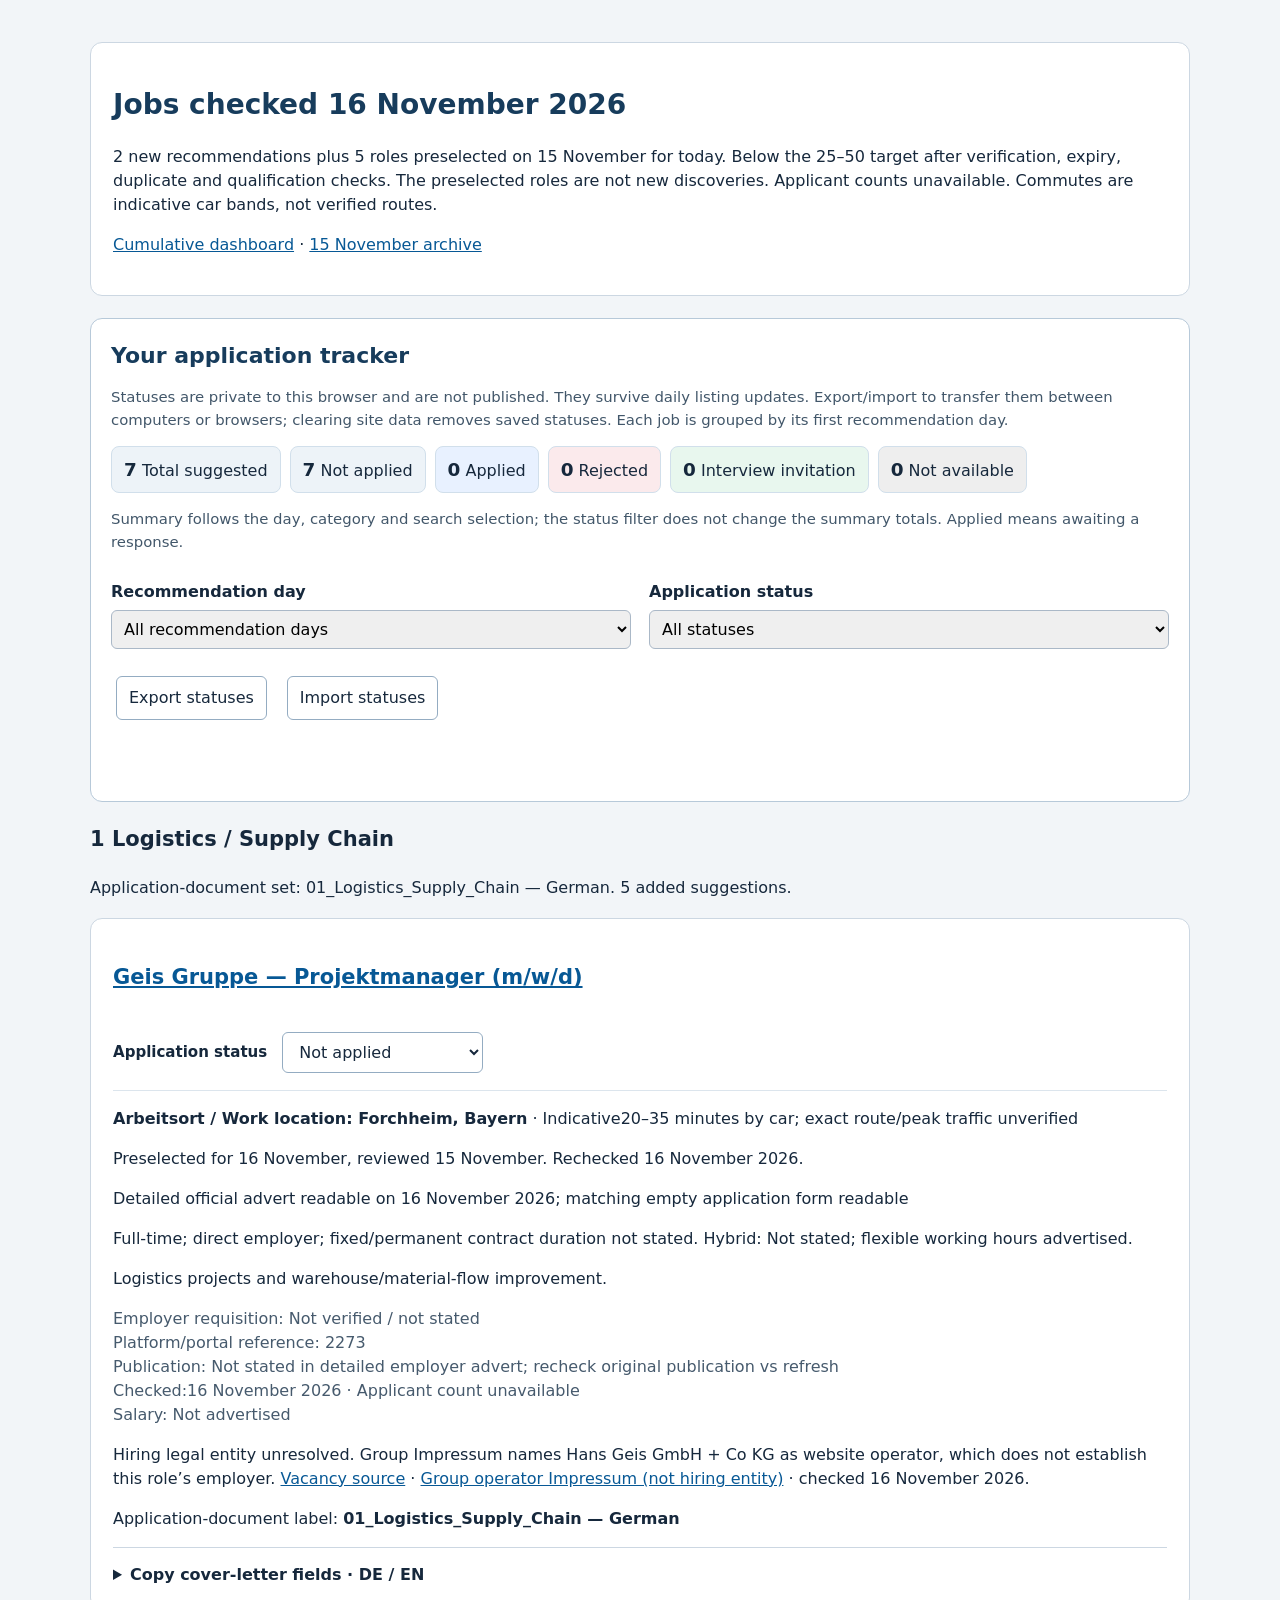
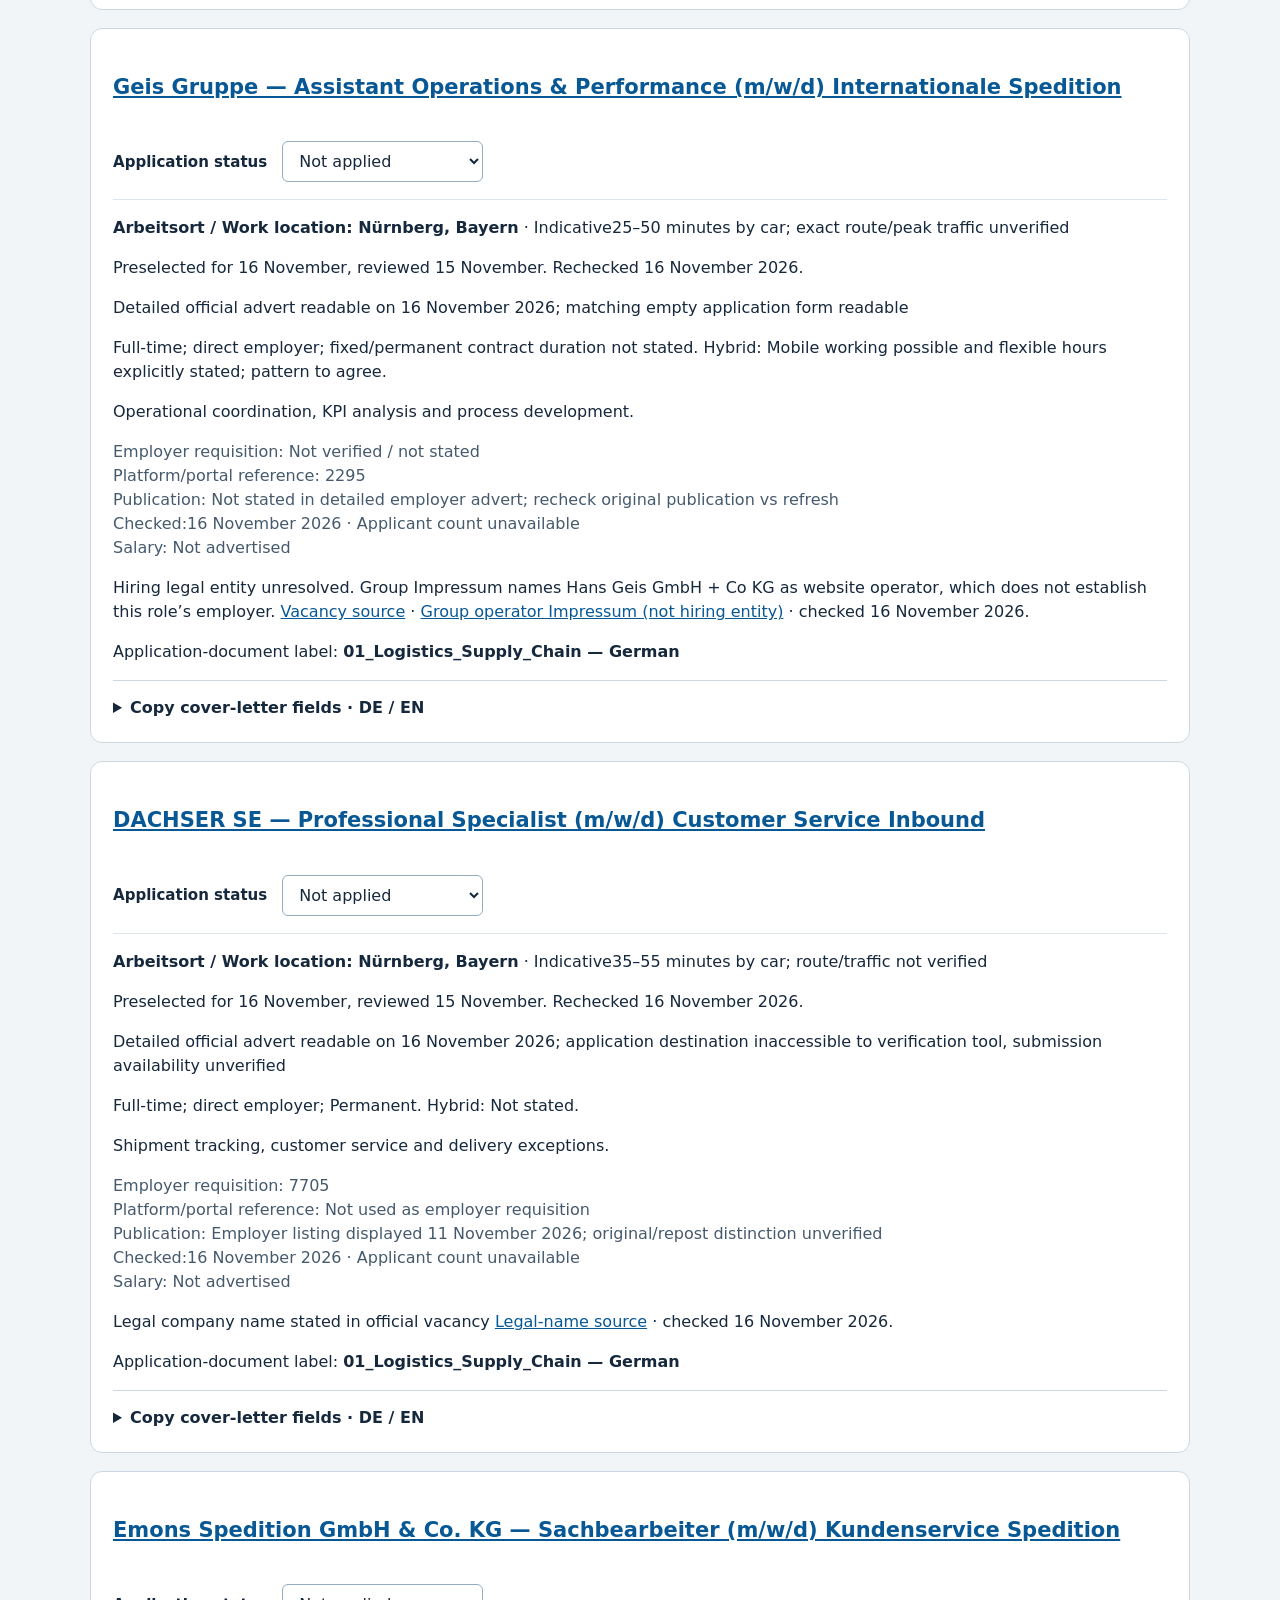
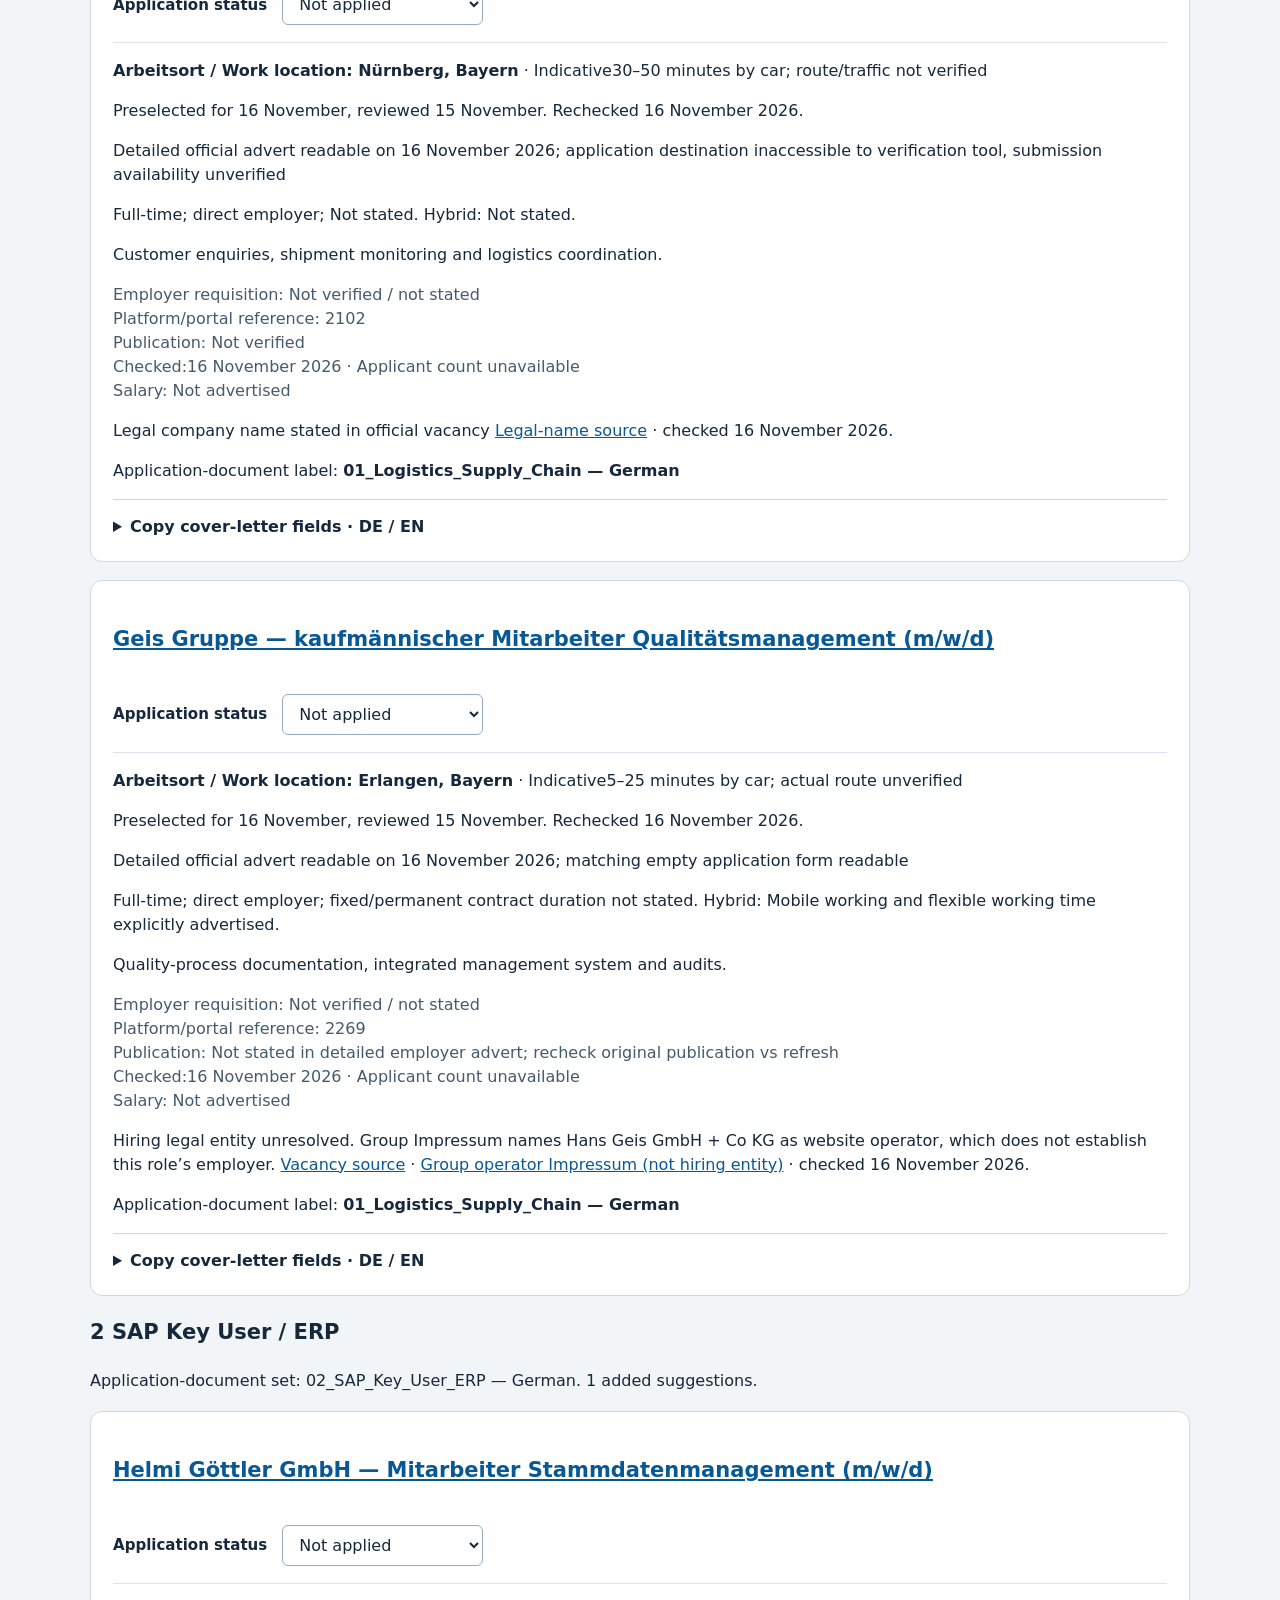
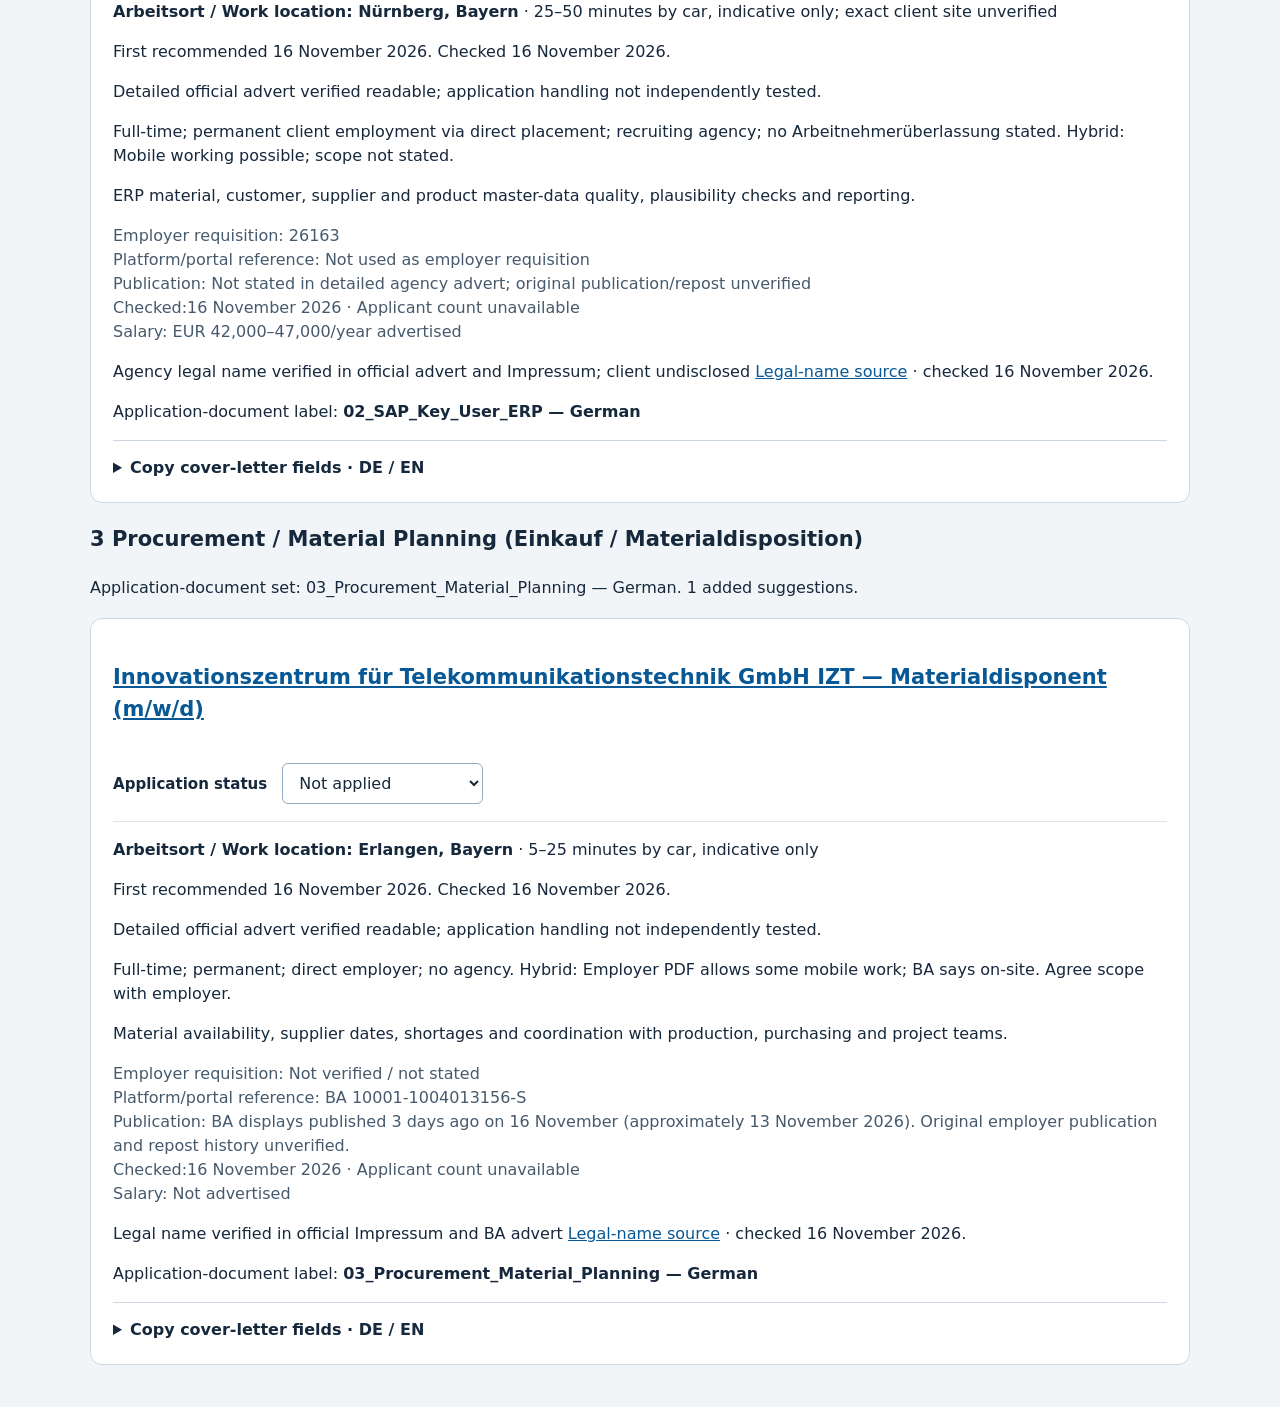
<file: reports/2026-11-16.html>
<!doctype html><html lang="en"><head><meta charset="utf-8"><meta name="viewport" content="width=device-width,initial-scale=1"><title>Erlangen jobs — 16 November 2026</title><link rel="stylesheet" href="../assets/dashboard-base.css"><link rel="stylesheet" href="../assets/job-tracker.css"></head><body><header><h1>Jobs checked 16 November 2026</h1><p>2 new recommendations plus 5 roles preselected on 15 November for today. Below the 25–50 target after verification, expiry, duplicate and qualification checks. The preselected roles are not new discoveries. Applicant counts unavailable. Commutes are indicative car bands, not verified routes.</p><p><a href="../index.html">Cumulative dashboard</a> · <a href="2026-11-15.html">15 November archive</a></p></header><section data-category="1"><h3>1 Logistics / Supply Chain</h3><p>Application-document set: 01_Logistics_Supply_Chain — German. 5 added suggestions.</p><article data-job-key="jobs.geis-group.com/de/job-offer-list/job-detail/Projektmanager-m-w-d-2273.html" data-recommended="2026-11-16" data-primary-category="1"><h3><a href="https://jobs.geis-group.com/de/job-offer-list/job-detail/Projektmanager-m-w-d-2273.html">Geis Gruppe — Projektmanager (m/w/d)</a></h3><p><strong>Arbeitsort / Work location: Forchheim, Bayern</strong> · Indicative20–35 minutes by car; exact route/peak traffic unverified</p><p>Preselected for 16 November, reviewed 15 November. Rechecked 16 November 2026.</p><p>Detailed official advert readable on 16 November 2026; matching empty application form readable</p><p>Full-time; direct employer; fixed/permanent contract duration not stated. Hybrid: Not stated; flexible working hours advertised.</p><p>Logistics projects and warehouse/material-flow improvement.</p><p class="meta">Employer requisition: Not verified / not stated<br>Platform/portal reference: 2273<br>Publication: Not stated in detailed employer advert; recheck original publication vs refresh<br>Checked:16 November 2026 · Applicant count unavailable<br>Salary: Not advertised</p><p>Hiring legal entity unresolved. Group Impressum names Hans Geis GmbH + Co KG as website operator, which does not establish this role’s employer. <a href="https://jobs.geis-group.com/de/job-offer-list/job-detail/Projektmanager-m-w-d-2273.html">Vacancy source</a> · <a href="https://geis-group.eu/impressum">Group operator Impressum (not hiring entity)</a> · checked 16 November 2026.</p><p>Application-document label: <strong>01_Logistics_Supply_Chain — German</strong></p><details><summary>Copy cover-letter fields · DE / EN</summary><p>Replace matching template fields. Work location and postal application address are separate. Omit reference line when no employer requisition is verified.</p><button type="button" data-language="de" aria-pressed="true">DE</button><button type="button" data-language="en" aria-pressed="false">EN</button><div data-copy-language="de"><label for="d20261116-0-de-0">[Unternehmen]</label><textarea readonly id="d20261116-0-de-0">Geis Gruppe</textarea><button type="button" data-copy="d20261116-0-de-0">Copy</button><label for="d20261116-0-de-1">[Ansprechperson oder Personalabteilung]</label><textarea readonly id="d20261116-0-de-1">Heidi Kügler</textarea><button type="button" data-copy="d20261116-0-de-1">Copy</button><label for="d20261116-0-de-2">[Straße und Hausnummer]</label><p class="warning">Not verified / not stated — no copy value.</p><label for="d20261116-0-de-3">[PLZ und Ort]</label><textarea readonly id="d20261116-0-de-3">Forchheim, Bayern</textarea><button type="button" data-copy="d20261116-0-de-3">Copy</button><label for="d20261116-0-de-4">Arbeitsort (nicht automatisch Postanschrift)</label><textarea readonly id="d20261116-0-de-4">An den Sandgruben 1, Forchheim, Bayern</textarea><button type="button" data-copy="d20261116-0-de-4">Copy</button><label for="d20261116-0-de-5">[Datum]</label><textarea readonly id="d20261116-0-de-5" data-letter-date="de">16.11.2026</textarea><button type="button" data-copy="d20261116-0-de-5">Copy</button><label for="d20261116-0-de-6">[Stellenbezeichnung]</label><textarea readonly id="d20261116-0-de-6">Projektmanager (m/w/d)</textarea><button type="button" data-copy="d20261116-0-de-6">Copy</button><label for="d20261116-0-de-7">[Kennziffer, falls vorhanden]</label><p class="warning">Not verified / not stated — no copy value.</p><label for="d20261116-0-de-8">[konkrete logistische Aufgabe]</label><textarea readonly id="d20261116-0-de-8">die Weiterentwicklung von Lager- und Materialflussprozessen sowie die Umsetzung von Verbesserungsprojekten</textarea><button type="button" data-copy="d20261116-0-de-8">Copy</button><label for="d20261116-0-de-9">[wichtigste Aufgabe der Stelle] – nach „bei“</label><textarea readonly id="d20261116-0-de-9">der Optimierung von Lagerprozessen, Materialflüssen und Logistikkennzahlen</textarea><button type="button" data-copy="d20261116-0-de-9">Copy</button><label for="d20261116-0-de-10">Betreff</label><textarea readonly id="d20261116-0-de-10">Bewerbung als Projektmanager (m/w/d)</textarea><button type="button" data-copy="d20261116-0-de-10">Copy</button><label for="d20261116-0-de-11">Anrede</label><textarea readonly id="d20261116-0-de-11">Sehr geehrte Frau Kügler,</textarea><button type="button" data-copy="d20261116-0-de-11">Copy</button><label for="d20261116-0-de-12">Empfängerblock (ggf. unvollständig)</label><textarea readonly id="d20261116-0-de-12">Geis Gruppe
Heidi Kügler</textarea><button type="button" data-copy="d20261116-0-de-12">Copy</button></div><div data-copy-language="en" hidden><label for="d20261116-0-en-0">[Company]</label><textarea readonly id="d20261116-0-en-0">Geis Gruppe</textarea><button type="button" data-copy="d20261116-0-en-0">Copy</button><label for="d20261116-0-en-1">[Contact person or Hiring Team]</label><textarea readonly id="d20261116-0-en-1">Heidi Kügler</textarea><button type="button" data-copy="d20261116-0-en-1">Copy</button><label for="d20261116-0-en-2">[Street address]</label><p class="warning">Not verified / not stated — no copy value.</p><label for="d20261116-0-en-3">[Postcode and city]</label><textarea readonly id="d20261116-0-en-3">Forchheim, Bayern</textarea><button type="button" data-copy="d20261116-0-en-3">Copy</button><label for="d20261116-0-en-4">Work location (not automatically postal address)</label><textarea readonly id="d20261116-0-en-4">An den Sandgruben 1, Forchheim, Bayern</textarea><button type="button" data-copy="d20261116-0-en-4">Copy</button><label for="d20261116-0-en-5">[Date]</label><textarea readonly id="d20261116-0-en-5" data-letter-date="en">16 November 2026</textarea><button type="button" data-copy="d20261116-0-en-5">Copy</button><label for="d20261116-0-en-6">[Job title]</label><textarea readonly id="d20261116-0-en-6">Projektmanager (m/w/d)</textarea><button type="button" data-copy="d20261116-0-en-6">Copy</button><label for="d20261116-0-en-7">[Job ID, if applicable]</label><p class="warning">Not verified / not stated — no copy value.</p><label for="d20261116-0-en-8">[specific logistics priority]</label><textarea readonly id="d20261116-0-en-8">warehouse and material-flow improvement and delivery of logistics projects</textarea><button type="button" data-copy="d20261116-0-en-8">Copy</button><label for="d20261116-0-en-9">[key priority of the role]</label><textarea readonly id="d20261116-0-en-9">improving warehouse processes, material flows and logistics performance indicators</textarea><button type="button" data-copy="d20261116-0-en-9">Copy</button><label for="d20261116-0-en-10">Subject</label><textarea readonly id="d20261116-0-en-10">Application for Projektmanager (m/w/d)</textarea><button type="button" data-copy="d20261116-0-en-10">Copy</button><label for="d20261116-0-en-11">Greeting</label><textarea readonly id="d20261116-0-en-11">Dear Ms Kügler,</textarea><button type="button" data-copy="d20261116-0-en-11">Copy</button><label for="d20261116-0-en-12">Recipient block (may be incomplete)</label><textarea readonly id="d20261116-0-en-12">Geis Gruppe
Heidi Kügler</textarea><button type="button" data-copy="d20261116-0-en-12">Copy</button></div><p class="warning">Work town/state known. Postal application street and postcode not verified. Confirm before posting a letter.</p><p class="copy-status" role="status" aria-live="polite"></p></details></article><article data-job-key="jobs.geis-group.com/de/job-offer-list/job-detail/Assistant-Operations-Performance-m-w-d-Internationale-Spedition-2295.html" data-recommended="2026-11-16" data-primary-category="1"><h3><a href="https://jobs.geis-group.com/de/job-offer-list/job-detail/Assistant-Operations-Performance-m-w-d-Internationale-Spedition-2295.html">Geis Gruppe — Assistant Operations &amp; Performance (m/w/d) Internationale Spedition</a></h3><p><strong>Arbeitsort / Work location: Nürnberg, Bayern</strong> · Indicative25–50 minutes by car; exact route/peak traffic unverified</p><p>Preselected for 16 November, reviewed 15 November. Rechecked 16 November 2026.</p><p>Detailed official advert readable on 16 November 2026; matching empty application form readable</p><p>Full-time; direct employer; fixed/permanent contract duration not stated. Hybrid: Mobile working possible and flexible hours explicitly stated; pattern to agree.</p><p>Operational coordination, KPI analysis and process development.</p><p class="meta">Employer requisition: Not verified / not stated<br>Platform/portal reference: 2295<br>Publication: Not stated in detailed employer advert; recheck original publication vs refresh<br>Checked:16 November 2026 · Applicant count unavailable<br>Salary: Not advertised</p><p>Hiring legal entity unresolved. Group Impressum names Hans Geis GmbH + Co KG as website operator, which does not establish this role’s employer. <a href="https://jobs.geis-group.com/de/job-offer-list/job-detail/Assistant-Operations-Performance-m-w-d-Internationale-Spedition-2295.html">Vacancy source</a> · <a href="https://geis-group.eu/impressum">Group operator Impressum (not hiring entity)</a> · checked 16 November 2026.</p><p>Application-document label: <strong>01_Logistics_Supply_Chain — German</strong></p><details><summary>Copy cover-letter fields · DE / EN</summary><p>Replace matching template fields. Work location and postal application address are separate. Omit reference line when no employer requisition is verified.</p><button type="button" data-language="de" aria-pressed="true">DE</button><button type="button" data-language="en" aria-pressed="false">EN</button><div data-copy-language="de"><label for="d20261116-1-de-0">[Unternehmen]</label><textarea readonly id="d20261116-1-de-0">Geis Gruppe</textarea><button type="button" data-copy="d20261116-1-de-0">Copy</button><label for="d20261116-1-de-1">[Ansprechperson oder Personalabteilung]</label><textarea readonly id="d20261116-1-de-1">Heike Knoth</textarea><button type="button" data-copy="d20261116-1-de-1">Copy</button><label for="d20261116-1-de-2">[Straße und Hausnummer]</label><p class="warning">Not verified / not stated — no copy value.</p><label for="d20261116-1-de-3">[PLZ und Ort]</label><textarea readonly id="d20261116-1-de-3">Nürnberg, Bayern</textarea><button type="button" data-copy="d20261116-1-de-3">Copy</button><label for="d20261116-1-de-4">Arbeitsort (nicht automatisch Postanschrift)</label><textarea readonly id="d20261116-1-de-4">Hamburger Straße 24, Nürnberg, Bayern</textarea><button type="button" data-copy="d20261116-1-de-4">Copy</button><label for="d20261116-1-de-5">[Datum]</label><textarea readonly id="d20261116-1-de-5" data-letter-date="de">16.11.2026</textarea><button type="button" data-copy="d20261116-1-de-5">Copy</button><label for="d20261116-1-de-6">[Stellenbezeichnung]</label><textarea readonly id="d20261116-1-de-6">Assistant Operations &amp; Performance (m/w/d) Internationale Spedition</textarea><button type="button" data-copy="d20261116-1-de-6">Copy</button><label for="d20261116-1-de-7">[Kennziffer, falls vorhanden]</label><p class="warning">Not verified / not stated — no copy value.</p><label for="d20261116-1-de-8">[konkrete logistische Aufgabe]</label><textarea readonly id="d20261116-1-de-8">die Analyse logistischer Kennzahlen und Weiterentwicklung operativer Transportprozesse</textarea><button type="button" data-copy="d20261116-1-de-8">Copy</button><label for="d20261116-1-de-9">[wichtigste Aufgabe der Stelle] – nach „bei“</label><textarea readonly id="d20261116-1-de-9">der bereichsübergreifenden Projektkoordination und Verbesserung logistischer Abläufe</textarea><button type="button" data-copy="d20261116-1-de-9">Copy</button><label for="d20261116-1-de-10">Betreff</label><textarea readonly id="d20261116-1-de-10">Bewerbung als Assistant Operations &amp; Performance (m/w/d) Internationale Spedition</textarea><button type="button" data-copy="d20261116-1-de-10">Copy</button><label for="d20261116-1-de-11">Anrede</label><textarea readonly id="d20261116-1-de-11">Sehr geehrte Frau Knoth,</textarea><button type="button" data-copy="d20261116-1-de-11">Copy</button><label for="d20261116-1-de-12">Empfängerblock (ggf. unvollständig)</label><textarea readonly id="d20261116-1-de-12">Geis Gruppe
Heike Knoth</textarea><button type="button" data-copy="d20261116-1-de-12">Copy</button></div><div data-copy-language="en" hidden><label for="d20261116-1-en-0">[Company]</label><textarea readonly id="d20261116-1-en-0">Geis Gruppe</textarea><button type="button" data-copy="d20261116-1-en-0">Copy</button><label for="d20261116-1-en-1">[Contact person or Hiring Team]</label><textarea readonly id="d20261116-1-en-1">Heike Knoth</textarea><button type="button" data-copy="d20261116-1-en-1">Copy</button><label for="d20261116-1-en-2">[Street address]</label><p class="warning">Not verified / not stated — no copy value.</p><label for="d20261116-1-en-3">[Postcode and city]</label><textarea readonly id="d20261116-1-en-3">Nürnberg, Bayern</textarea><button type="button" data-copy="d20261116-1-en-3">Copy</button><label for="d20261116-1-en-4">Work location (not automatically postal address)</label><textarea readonly id="d20261116-1-en-4">Hamburger Straße 24, Nürnberg, Bayern</textarea><button type="button" data-copy="d20261116-1-en-4">Copy</button><label for="d20261116-1-en-5">[Date]</label><textarea readonly id="d20261116-1-en-5" data-letter-date="en">16 November 2026</textarea><button type="button" data-copy="d20261116-1-en-5">Copy</button><label for="d20261116-1-en-6">[Job title]</label><textarea readonly id="d20261116-1-en-6">Assistant Operations &amp; Performance (m/w/d) Internationale Spedition</textarea><button type="button" data-copy="d20261116-1-en-6">Copy</button><label for="d20261116-1-en-7">[Job ID, if applicable]</label><p class="warning">Not verified / not stated — no copy value.</p><label for="d20261116-1-en-8">[specific logistics priority]</label><textarea readonly id="d20261116-1-en-8">logistics performance analysis and improvement of operational transport processes</textarea><button type="button" data-copy="d20261116-1-en-8">Copy</button><label for="d20261116-1-en-9">[key priority of the role]</label><textarea readonly id="d20261116-1-en-9">cross-functional project coordination and logistics process improvement</textarea><button type="button" data-copy="d20261116-1-en-9">Copy</button><label for="d20261116-1-en-10">Subject</label><textarea readonly id="d20261116-1-en-10">Application for Assistant Operations &amp; Performance (m/w/d) Internationale Spedition</textarea><button type="button" data-copy="d20261116-1-en-10">Copy</button><label for="d20261116-1-en-11">Greeting</label><textarea readonly id="d20261116-1-en-11">Dear Ms Knoth,</textarea><button type="button" data-copy="d20261116-1-en-11">Copy</button><label for="d20261116-1-en-12">Recipient block (may be incomplete)</label><textarea readonly id="d20261116-1-en-12">Geis Gruppe
Heike Knoth</textarea><button type="button" data-copy="d20261116-1-en-12">Copy</button></div><p class="warning">Work town/state known. Postal application street and postcode not verified. Confirm before posting a letter.</p><p class="copy-status" role="status" aria-live="polite"></p></details></article><article data-job-key="careers.dachser.com/job/N%C3%BCrnberg-Professional-Specialist-%28mwd%29-Customer-Service-Inbound-90475/1376602555" data-recommended="2026-11-16" data-primary-category="1"><h3><a href="https://careers.dachser.com/job/N%C3%BCrnberg-Professional-Specialist-%28mwd%29-Customer-Service-Inbound-90475/1376602555/">DACHSER SE — Professional Specialist (m/w/d) Customer Service Inbound</a></h3><p><strong>Arbeitsort / Work location: Nürnberg, Bayern</strong> · Indicative35–55 minutes by car; route/traffic not verified</p><p>Preselected for 16 November, reviewed 15 November. Rechecked 16 November 2026.</p><p>Detailed official advert readable on 16 November 2026; application destination inaccessible to verification tool, submission availability unverified</p><p>Full-time; direct employer; Permanent. Hybrid: Not stated.</p><p>Shipment tracking, customer service and delivery exceptions.</p><p class="meta">Employer requisition: 7705<br>Platform/portal reference: Not used as employer requisition<br>Publication: Employer listing displayed 11 November 2026; original/repost distinction unverified<br>Checked:16 November 2026 · Applicant count unavailable<br>Salary: Not advertised</p><p>Legal company name stated in official vacancy <a href="https://careers.dachser.com/job/N%C3%BCrnberg-Professional-Specialist-%28mwd%29-Customer-Service-Inbound-90475/1376602555/">Legal-name source</a> · checked 16 November 2026.</p><p>Application-document label: <strong>01_Logistics_Supply_Chain — German</strong></p><details><summary>Copy cover-letter fields · DE / EN</summary><p>Replace matching template fields. Work location and postal application address are separate. Omit reference line when no employer requisition is verified.</p><button type="button" data-language="de" aria-pressed="true">DE</button><button type="button" data-language="en" aria-pressed="false">EN</button><div data-copy-language="de"><label for="d20261116-3-de-0">[Unternehmen]</label><textarea readonly id="d20261116-3-de-0">DACHSER SE</textarea><button type="button" data-copy="d20261116-3-de-0">Copy</button><label for="d20261116-3-de-1">[Ansprechperson oder Personalabteilung]</label><textarea readonly id="d20261116-3-de-1">Nina Denzel</textarea><button type="button" data-copy="d20261116-3-de-1">Copy</button><label for="d20261116-3-de-2">[Straße und Hausnummer]</label><p class="warning">Not verified / not stated — no copy value.</p><label for="d20261116-3-de-3">[PLZ und Ort]</label><textarea readonly id="d20261116-3-de-3">Nürnberg, Bayern</textarea><button type="button" data-copy="d20261116-3-de-3">Copy</button><label for="d20261116-3-de-4">Arbeitsort (nicht automatisch Postanschrift)</label><textarea readonly id="d20261116-3-de-4">Nürnberg, Bayern</textarea><button type="button" data-copy="d20261116-3-de-4">Copy</button><label for="d20261116-3-de-5">[Datum]</label><textarea readonly id="d20261116-3-de-5" data-letter-date="de">16.11.2026</textarea><button type="button" data-copy="d20261116-3-de-5">Copy</button><label for="d20261116-3-de-6">[Stellenbezeichnung]</label><textarea readonly id="d20261116-3-de-6">Professional Specialist (m/w/d) Customer Service Inbound</textarea><button type="button" data-copy="d20261116-3-de-6">Copy</button><label for="d20261116-3-de-7">[Kennziffer, falls vorhanden]</label><textarea readonly id="d20261116-3-de-7">7705</textarea><button type="button" data-copy="d20261116-3-de-7">Copy</button><label for="d20261116-3-de-8">[konkrete logistische Aufgabe]</label><textarea readonly id="d20261116-3-de-8">die zuverlässige Sendungsverfolgung und die Koordination bei Lieferabweichungen</textarea><button type="button" data-copy="d20261116-3-de-8">Copy</button><label for="d20261116-3-de-9">[wichtigste Aufgabe der Stelle] – nach „bei“</label><textarea readonly id="d20261116-3-de-9">der Abstimmung mit Kunden, Disposition und Lager sowie der Sicherung korrekter Sendungsdaten</textarea><button type="button" data-copy="d20261116-3-de-9">Copy</button><label for="d20261116-3-de-10">Betreff</label><textarea readonly id="d20261116-3-de-10">Bewerbung als Professional Specialist (m/w/d) Customer Service Inbound – 7705</textarea><button type="button" data-copy="d20261116-3-de-10">Copy</button><label for="d20261116-3-de-11">Anrede</label><textarea readonly id="d20261116-3-de-11">Sehr geehrte Frau Denzel,</textarea><button type="button" data-copy="d20261116-3-de-11">Copy</button><label for="d20261116-3-de-12">Empfängerblock (ggf. unvollständig)</label><textarea readonly id="d20261116-3-de-12">DACHSER SE
Nina Denzel</textarea><button type="button" data-copy="d20261116-3-de-12">Copy</button></div><div data-copy-language="en" hidden><label for="d20261116-3-en-0">[Company]</label><textarea readonly id="d20261116-3-en-0">DACHSER SE</textarea><button type="button" data-copy="d20261116-3-en-0">Copy</button><label for="d20261116-3-en-1">[Contact person or Hiring Team]</label><textarea readonly id="d20261116-3-en-1">Nina Denzel</textarea><button type="button" data-copy="d20261116-3-en-1">Copy</button><label for="d20261116-3-en-2">[Street address]</label><p class="warning">Not verified / not stated — no copy value.</p><label for="d20261116-3-en-3">[Postcode and city]</label><textarea readonly id="d20261116-3-en-3">Nürnberg, Bayern</textarea><button type="button" data-copy="d20261116-3-en-3">Copy</button><label for="d20261116-3-en-4">Work location (not automatically postal address)</label><textarea readonly id="d20261116-3-en-4">Nürnberg, Bayern</textarea><button type="button" data-copy="d20261116-3-en-4">Copy</button><label for="d20261116-3-en-5">[Date]</label><textarea readonly id="d20261116-3-en-5" data-letter-date="en">16 November 2026</textarea><button type="button" data-copy="d20261116-3-en-5">Copy</button><label for="d20261116-3-en-6">[Job title]</label><textarea readonly id="d20261116-3-en-6">Professional Specialist (m/w/d) Customer Service Inbound</textarea><button type="button" data-copy="d20261116-3-en-6">Copy</button><label for="d20261116-3-en-7">[Job ID, if applicable]</label><textarea readonly id="d20261116-3-en-7">7705</textarea><button type="button" data-copy="d20261116-3-en-7">Copy</button><label for="d20261116-3-en-8">[specific logistics priority]</label><textarea readonly id="d20261116-3-en-8">reliable shipment tracking and coordination of delivery exceptions</textarea><button type="button" data-copy="d20261116-3-en-8">Copy</button><label for="d20261116-3-en-9">[key priority of the role]</label><textarea readonly id="d20261116-3-en-9">coordinating customers, dispatch and warehouse teams and maintaining accurate shipment data</textarea><button type="button" data-copy="d20261116-3-en-9">Copy</button><label for="d20261116-3-en-10">Subject</label><textarea readonly id="d20261116-3-en-10">Application for Professional Specialist (m/w/d) Customer Service Inbound – 7705</textarea><button type="button" data-copy="d20261116-3-en-10">Copy</button><label for="d20261116-3-en-11">Greeting</label><textarea readonly id="d20261116-3-en-11">Dear Ms Denzel,</textarea><button type="button" data-copy="d20261116-3-en-11">Copy</button><label for="d20261116-3-en-12">Recipient block (may be incomplete)</label><textarea readonly id="d20261116-3-en-12">DACHSER SE
Nina Denzel</textarea><button type="button" data-copy="d20261116-3-en-12">Copy</button></div><p class="warning">Work town/state known. Postal application street and postcode not verified. Confirm before posting a letter.</p><p class="copy-status" role="status" aria-live="polite"></p></details></article><article data-job-key="jobs.emons-karriere.de/jobposting/614709d8e9f021a2a562a643dbe6e98b839178dc" data-recommended="2026-11-16" data-primary-category="1"><h3><a href="https://jobs.emons-karriere.de/jobposting/614709d8e9f021a2a562a643dbe6e98b839178dc">Emons Spedition GmbH &amp; Co. KG — Sachbearbeiter (m/w/d) Kundenservice Spedition</a></h3><p><strong>Arbeitsort / Work location: Nürnberg, Bayern</strong> · Indicative30–50 minutes by car; route/traffic not verified</p><p>Preselected for 16 November, reviewed 15 November. Rechecked 16 November 2026.</p><p>Detailed official advert readable on 16 November 2026; application destination inaccessible to verification tool, submission availability unverified</p><p>Full-time; direct employer; Not stated. Hybrid: Not stated.</p><p>Customer enquiries, shipment monitoring and logistics coordination.</p><p class="meta">Employer requisition: Not verified / not stated<br>Platform/portal reference: 2102<br>Publication: Not verified<br>Checked:16 November 2026 · Applicant count unavailable<br>Salary: Not advertised</p><p>Legal company name stated in official vacancy <a href="https://jobs.emons-karriere.de/jobposting/614709d8e9f021a2a562a643dbe6e98b839178dc">Legal-name source</a> · checked 16 November 2026.</p><p>Application-document label: <strong>01_Logistics_Supply_Chain — German</strong></p><details><summary>Copy cover-letter fields · DE / EN</summary><p>Replace matching template fields. Work location and postal application address are separate. Omit reference line when no employer requisition is verified.</p><button type="button" data-language="de" aria-pressed="true">DE</button><button type="button" data-language="en" aria-pressed="false">EN</button><div data-copy-language="de"><label for="d20261116-4-de-0">[Unternehmen]</label><textarea readonly id="d20261116-4-de-0">Emons Spedition GmbH &amp; Co. KG</textarea><button type="button" data-copy="d20261116-4-de-0">Copy</button><label for="d20261116-4-de-1">[Ansprechperson oder Personalabteilung]</label><textarea readonly id="d20261116-4-de-1">Christian Thiel</textarea><button type="button" data-copy="d20261116-4-de-1">Copy</button><label for="d20261116-4-de-2">[Straße und Hausnummer]</label><textarea readonly id="d20261116-4-de-2">Bremer Straße 100</textarea><button type="button" data-copy="d20261116-4-de-2">Copy</button><label for="d20261116-4-de-3">[PLZ und Ort]</label><textarea readonly id="d20261116-4-de-3">90451 Nürnberg, Bayern</textarea><button type="button" data-copy="d20261116-4-de-3">Copy</button><label for="d20261116-4-de-4">Arbeitsort (nicht automatisch Postanschrift)</label><textarea readonly id="d20261116-4-de-4">Bremer Straße 100, 90451 Nürnberg, Bayern</textarea><button type="button" data-copy="d20261116-4-de-4">Copy</button><label for="d20261116-4-de-5">[Datum]</label><textarea readonly id="d20261116-4-de-5" data-letter-date="de">16.11.2026</textarea><button type="button" data-copy="d20261116-4-de-5">Copy</button><label for="d20261116-4-de-6">[Stellenbezeichnung]</label><textarea readonly id="d20261116-4-de-6">Sachbearbeiter (m/w/d) Kundenservice Spedition</textarea><button type="button" data-copy="d20261116-4-de-6">Copy</button><label for="d20261116-4-de-7">[Kennziffer, falls vorhanden]</label><p class="warning">Not verified / not stated — no copy value.</p><label for="d20261116-4-de-8">[konkrete logistische Aufgabe]</label><textarea readonly id="d20261116-4-de-8">die Überwachung von Sendungsverläufen und die Bearbeitung von Kundenanfragen</textarea><button type="button" data-copy="d20261116-4-de-8">Copy</button><label for="d20261116-4-de-9">[wichtigste Aufgabe der Stelle] – nach „bei“</label><textarea readonly id="d20261116-4-de-9">der Klärung von Lieferabweichungen und der Koordination zwischen Kunden und Logistikpartnern</textarea><button type="button" data-copy="d20261116-4-de-9">Copy</button><label for="d20261116-4-de-10">Betreff</label><textarea readonly id="d20261116-4-de-10">Bewerbung als Sachbearbeiter (m/w/d) Kundenservice Spedition</textarea><button type="button" data-copy="d20261116-4-de-10">Copy</button><label for="d20261116-4-de-11">Anrede</label><textarea readonly id="d20261116-4-de-11">Sehr geehrter Herr Thiel,</textarea><button type="button" data-copy="d20261116-4-de-11">Copy</button><label for="d20261116-4-de-12">Empfängerblock (ggf. unvollständig)</label><textarea readonly id="d20261116-4-de-12">Emons Spedition GmbH &amp; Co. KG
Christian Thiel
Bremer Straße 100
90451 Nürnberg</textarea><button type="button" data-copy="d20261116-4-de-12">Copy</button></div><div data-copy-language="en" hidden><label for="d20261116-4-en-0">[Company]</label><textarea readonly id="d20261116-4-en-0">Emons Spedition GmbH &amp; Co. KG</textarea><button type="button" data-copy="d20261116-4-en-0">Copy</button><label for="d20261116-4-en-1">[Contact person or Hiring Team]</label><textarea readonly id="d20261116-4-en-1">Christian Thiel</textarea><button type="button" data-copy="d20261116-4-en-1">Copy</button><label for="d20261116-4-en-2">[Street address]</label><textarea readonly id="d20261116-4-en-2">Bremer Straße 100</textarea><button type="button" data-copy="d20261116-4-en-2">Copy</button><label for="d20261116-4-en-3">[Postcode and city]</label><textarea readonly id="d20261116-4-en-3">90451 Nürnberg, Bayern</textarea><button type="button" data-copy="d20261116-4-en-3">Copy</button><label for="d20261116-4-en-4">Work location (not automatically postal address)</label><textarea readonly id="d20261116-4-en-4">Bremer Straße 100, 90451 Nürnberg, Bayern</textarea><button type="button" data-copy="d20261116-4-en-4">Copy</button><label for="d20261116-4-en-5">[Date]</label><textarea readonly id="d20261116-4-en-5" data-letter-date="en">16 November 2026</textarea><button type="button" data-copy="d20261116-4-en-5">Copy</button><label for="d20261116-4-en-6">[Job title]</label><textarea readonly id="d20261116-4-en-6">Sachbearbeiter (m/w/d) Kundenservice Spedition</textarea><button type="button" data-copy="d20261116-4-en-6">Copy</button><label for="d20261116-4-en-7">[Job ID, if applicable]</label><p class="warning">Not verified / not stated — no copy value.</p><label for="d20261116-4-en-8">[specific logistics priority]</label><textarea readonly id="d20261116-4-en-8">shipment monitoring and resolution of customer enquiries</textarea><button type="button" data-copy="d20261116-4-en-8">Copy</button><label for="d20261116-4-en-9">[key priority of the role]</label><textarea readonly id="d20261116-4-en-9">resolving delivery exceptions and coordinating customers and logistics partners</textarea><button type="button" data-copy="d20261116-4-en-9">Copy</button><label for="d20261116-4-en-10">Subject</label><textarea readonly id="d20261116-4-en-10">Application for Sachbearbeiter (m/w/d) Kundenservice Spedition</textarea><button type="button" data-copy="d20261116-4-en-10">Copy</button><label for="d20261116-4-en-11">Greeting</label><textarea readonly id="d20261116-4-en-11">Dear Mr Thiel,</textarea><button type="button" data-copy="d20261116-4-en-11">Copy</button><label for="d20261116-4-en-12">Recipient block (may be incomplete)</label><textarea readonly id="d20261116-4-en-12">Emons Spedition GmbH &amp; Co. KG
Christian Thiel
Bremer Straße 100
90451 Nürnberg</textarea><button type="button" data-copy="d20261116-4-en-12">Copy</button></div><p class="warning">Postal recipient as published. Work site may differ.</p><p class="copy-status" role="status" aria-live="polite"></p></details></article><article data-job-key="jobs.geis-group.com/de/job-offer-list/job-detail/kaufmaennischer-Mitarbeiter-Qualitaetsmanagement-m-w-d-2269.html" data-recommended="2026-11-16" data-primary-category="1"><h3><a href="https://jobs.geis-group.com/de/job-offer-list/job-detail/kaufmaennischer-Mitarbeiter-Qualitaetsmanagement-m-w-d-2269.html">Geis Gruppe — kaufmännischer Mitarbeiter Qualitätsmanagement (m/w/d)</a></h3><p><strong>Arbeitsort / Work location: Erlangen, Bayern</strong> · Indicative5–25 minutes by car; actual route unverified</p><p>Preselected for 16 November, reviewed 15 November. Rechecked 16 November 2026.</p><p>Detailed official advert readable on 16 November 2026; matching empty application form readable</p><p>Full-time; direct employer; fixed/permanent contract duration not stated. Hybrid: Mobile working and flexible working time explicitly advertised.</p><p>Quality-process documentation, integrated management system and audits.</p><p class="meta">Employer requisition: Not verified / not stated<br>Platform/portal reference: 2269<br>Publication: Not stated in detailed employer advert; recheck original publication vs refresh<br>Checked:16 November 2026 · Applicant count unavailable<br>Salary: Not advertised</p><p>Hiring legal entity unresolved. Group Impressum names Hans Geis GmbH + Co KG as website operator, which does not establish this role’s employer. <a href="https://jobs.geis-group.com/de/job-offer-list/job-detail/kaufmaennischer-Mitarbeiter-Qualitaetsmanagement-m-w-d-2269.html">Vacancy source</a> · <a href="https://geis-group.eu/impressum">Group operator Impressum (not hiring entity)</a> · checked 16 November 2026.</p><p>Application-document label: <strong>01_Logistics_Supply_Chain — German</strong></p><details><summary>Copy cover-letter fields · DE / EN</summary><p>Replace matching template fields. Work location and postal application address are separate. Omit reference line when no employer requisition is verified.</p><button type="button" data-language="de" aria-pressed="true">DE</button><button type="button" data-language="en" aria-pressed="false">EN</button><div data-copy-language="de"><label for="d20261116-2-de-0">[Unternehmen]</label><textarea readonly id="d20261116-2-de-0">Geis Gruppe</textarea><button type="button" data-copy="d20261116-2-de-0">Copy</button><label for="d20261116-2-de-1">[Ansprechperson oder Personalabteilung]</label><textarea readonly id="d20261116-2-de-1">Maria Weitzenfelder</textarea><button type="button" data-copy="d20261116-2-de-1">Copy</button><label for="d20261116-2-de-2">[Straße und Hausnummer]</label><p class="warning">Not verified / not stated — no copy value.</p><label for="d20261116-2-de-3">[PLZ und Ort]</label><textarea readonly id="d20261116-2-de-3">Erlangen, Bayern</textarea><button type="button" data-copy="d20261116-2-de-3">Copy</button><label for="d20261116-2-de-4">Arbeitsort (nicht automatisch Postanschrift)</label><textarea readonly id="d20261116-2-de-4">Kraftwerkstraße25, Erlangen, Bayern</textarea><button type="button" data-copy="d20261116-2-de-4">Copy</button><label for="d20261116-2-de-5">[Datum]</label><textarea readonly id="d20261116-2-de-5" data-letter-date="de">16.11.2026</textarea><button type="button" data-copy="d20261116-2-de-5">Copy</button><label for="d20261116-2-de-6">[Stellenbezeichnung]</label><textarea readonly id="d20261116-2-de-6">kaufmännischer Mitarbeiter Qualitätsmanagement (m/w/d)</textarea><button type="button" data-copy="d20261116-2-de-6">Copy</button><label for="d20261116-2-de-7">[Kennziffer, falls vorhanden]</label><p class="warning">Not verified / not stated — no copy value.</p><label for="d20261116-2-de-8">[konkrete logistische Aufgabe]</label><textarea readonly id="d20261116-2-de-8">die Weiterentwicklung von Qualitätsprozessen und strukturierten Arbeitsabläufen</textarea><button type="button" data-copy="d20261116-2-de-8">Copy</button><label for="d20261116-2-de-9">[wichtigste Aufgabe der Stelle] – nach „bei“</label><textarea readonly id="d20261116-2-de-9">der Dokumentation von Abläufen und Umsetzung von Prozessverbesserungen</textarea><button type="button" data-copy="d20261116-2-de-9">Copy</button><label for="d20261116-2-de-10">Betreff</label><textarea readonly id="d20261116-2-de-10">Bewerbung als kaufmännischer Mitarbeiter Qualitätsmanagement (m/w/d)</textarea><button type="button" data-copy="d20261116-2-de-10">Copy</button><label for="d20261116-2-de-11">Anrede</label><textarea readonly id="d20261116-2-de-11">Sehr geehrte Frau Weitzenfelder,</textarea><button type="button" data-copy="d20261116-2-de-11">Copy</button><label for="d20261116-2-de-12">Empfängerblock (ggf. unvollständig)</label><textarea readonly id="d20261116-2-de-12">Geis Gruppe
Maria Weitzenfelder</textarea><button type="button" data-copy="d20261116-2-de-12">Copy</button></div><div data-copy-language="en" hidden><label for="d20261116-2-en-0">[Company]</label><textarea readonly id="d20261116-2-en-0">Geis Gruppe</textarea><button type="button" data-copy="d20261116-2-en-0">Copy</button><label for="d20261116-2-en-1">[Contact person or Hiring Team]</label><textarea readonly id="d20261116-2-en-1">Maria Weitzenfelder</textarea><button type="button" data-copy="d20261116-2-en-1">Copy</button><label for="d20261116-2-en-2">[Street address]</label><p class="warning">Not verified / not stated — no copy value.</p><label for="d20261116-2-en-3">[Postcode and city]</label><textarea readonly id="d20261116-2-en-3">Erlangen, Bayern</textarea><button type="button" data-copy="d20261116-2-en-3">Copy</button><label for="d20261116-2-en-4">Work location (not automatically postal address)</label><textarea readonly id="d20261116-2-en-4">Kraftwerkstraße25, Erlangen, Bayern</textarea><button type="button" data-copy="d20261116-2-en-4">Copy</button><label for="d20261116-2-en-5">[Date]</label><textarea readonly id="d20261116-2-en-5" data-letter-date="en">16 November 2026</textarea><button type="button" data-copy="d20261116-2-en-5">Copy</button><label for="d20261116-2-en-6">[Job title]</label><textarea readonly id="d20261116-2-en-6">kaufmännischer Mitarbeiter Qualitätsmanagement (m/w/d)</textarea><button type="button" data-copy="d20261116-2-en-6">Copy</button><label for="d20261116-2-en-7">[Job ID, if applicable]</label><p class="warning">Not verified / not stated — no copy value.</p><label for="d20261116-2-en-8">[specific logistics priority]</label><textarea readonly id="d20261116-2-en-8">quality-process development and structured working procedures</textarea><button type="button" data-copy="d20261116-2-en-8">Copy</button><label for="d20261116-2-en-9">[key priority of the role]</label><textarea readonly id="d20261116-2-en-9">process documentation and implementation of operational improvements</textarea><button type="button" data-copy="d20261116-2-en-9">Copy</button><label for="d20261116-2-en-10">Subject</label><textarea readonly id="d20261116-2-en-10">Application for kaufmännischer Mitarbeiter Qualitätsmanagement (m/w/d)</textarea><button type="button" data-copy="d20261116-2-en-10">Copy</button><label for="d20261116-2-en-11">Greeting</label><textarea readonly id="d20261116-2-en-11">Dear Ms Weitzenfelder,</textarea><button type="button" data-copy="d20261116-2-en-11">Copy</button><label for="d20261116-2-en-12">Recipient block (may be incomplete)</label><textarea readonly id="d20261116-2-en-12">Geis Gruppe
Maria Weitzenfelder</textarea><button type="button" data-copy="d20261116-2-en-12">Copy</button></div><p class="warning">Work town/state known. Postal application street and postcode not verified. Confirm before posting a letter.</p><p class="copy-status" role="status" aria-live="polite"></p></details></article></section><section data-category="2"><h3>2 SAP Key User / ERP</h3><p>Application-document set: 02_SAP_Key_User_ERP — German. 1 added suggestions.</p><article data-job-key="helmi-goettler.de/stellenangebot/external/akYVxGPrHwZA85qRupnhdwAAAE4" data-recommended="2026-11-16" data-primary-category="2"><h3><a href="https://helmi-goettler.de/stellenangebot/external/akYVxGPrHwZA85qRupnhdwAAAE4">Helmi Göttler GmbH — Mitarbeiter Stammdatenmanagement (m/w/d)</a></h3><p><strong>Arbeitsort / Work location: Nürnberg, Bayern</strong> · 25–50 minutes by car, indicative only; exact client site unverified</p><p>First recommended 16 November 2026. Checked 16 November 2026.</p><p>Detailed official advert verified readable; application handling not independently tested.</p><p>Full-time; permanent client employment via direct placement; recruiting agency; no Arbeitnehmerüberlassung stated. Hybrid: Mobile working possible; scope not stated.</p><p>ERP material, customer, supplier and product master-data quality, plausibility checks and reporting.</p><p class="meta">Employer requisition: 26163<br>Platform/portal reference: Not used as employer requisition<br>Publication: Not stated in detailed agency advert; original publication/repost unverified<br>Checked:16 November 2026 · Applicant count unavailable<br>Salary: EUR 42,000–47,000/year advertised</p><p>Agency legal name verified in official advert and Impressum; client undisclosed <a href="https://helmi-goettler.de/imprint">Legal-name source</a> · checked 16 November 2026.</p><p>Application-document label: <strong>02_SAP_Key_User_ERP — German</strong></p><details><summary>Copy cover-letter fields · DE / EN</summary><p>Replace matching template fields. Work location and postal application address are separate. Omit reference line when no employer requisition is verified.</p><button type="button" data-language="de" aria-pressed="true">DE</button><button type="button" data-language="en" aria-pressed="false">EN</button><div data-copy-language="de"><label for="d20261116-6-de-0">[Unternehmen]</label><textarea readonly id="d20261116-6-de-0">Helmi Göttler GmbH</textarea><button type="button" data-copy="d20261116-6-de-0">Copy</button><label for="d20261116-6-de-1">[Ansprechperson oder Personalabteilung]</label><textarea readonly id="d20261116-6-de-1">Bianka Kies</textarea><button type="button" data-copy="d20261116-6-de-1">Copy</button><label for="d20261116-6-de-2">[Straße und Hausnummer]</label><textarea readonly id="d20261116-6-de-2">Erlenstraße 36</textarea><button type="button" data-copy="d20261116-6-de-2">Copy</button><label for="d20261116-6-de-3">[PLZ und Ort]</label><textarea readonly id="d20261116-6-de-3">90441 Nürnberg, Bayern</textarea><button type="button" data-copy="d20261116-6-de-3">Copy</button><label for="d20261116-6-de-4">Arbeitsort (nicht automatisch Postanschrift)</label><textarea readonly id="d20261116-6-de-4">Nürnberg, Bayern</textarea><button type="button" data-copy="d20261116-6-de-4">Copy</button><label for="d20261116-6-de-5">[Datum]</label><textarea readonly id="d20261116-6-de-5" data-letter-date="de">16.11.2026</textarea><button type="button" data-copy="d20261116-6-de-5">Copy</button><label for="d20261116-6-de-6">[Stellenbezeichnung]</label><textarea readonly id="d20261116-6-de-6">Mitarbeiter Stammdatenmanagement (m/w/d)</textarea><button type="button" data-copy="d20261116-6-de-6">Copy</button><label for="d20261116-6-de-7">[Kennziffer, falls vorhanden]</label><textarea readonly id="d20261116-6-de-7">26163</textarea><button type="button" data-copy="d20261116-6-de-7">Copy</button><label for="d20261116-6-de-8">[konkrete SAP- oder Prozessaufgabe]</label><textarea readonly id="d20261116-6-de-8">die Qualität von ERP-Stammdaten und die Weiterentwicklung verlässlicher Datenprozesse</textarea><button type="button" data-copy="d20261116-6-de-8">Copy</button><label for="d20261116-6-de-9">[wichtigste Aufgabe der Stelle] – nach „bei“</label><textarea readonly id="d20261116-6-de-9">der Pflege und Prüfung von Stammdaten sowie der Erstellung aussagekräftiger Auswertungen</textarea><button type="button" data-copy="d20261116-6-de-9">Copy</button><label for="d20261116-6-de-10">Betreff</label><textarea readonly id="d20261116-6-de-10">Bewerbung als Mitarbeiter Stammdatenmanagement (m/w/d) – 26163</textarea><button type="button" data-copy="d20261116-6-de-10">Copy</button><label for="d20261116-6-de-11">Anrede</label><textarea readonly id="d20261116-6-de-11">Sehr geehrte Frau Kies,</textarea><button type="button" data-copy="d20261116-6-de-11">Copy</button><label for="d20261116-6-de-12">Empfängerblock (ggf. unvollständig)</label><textarea readonly id="d20261116-6-de-12">Helmi Göttler GmbH
Bianka Kies
Erlenstraße 36
90441 Nürnberg</textarea><button type="button" data-copy="d20261116-6-de-12">Copy</button></div><div data-copy-language="en" hidden><label for="d20261116-6-en-0">[Company]</label><textarea readonly id="d20261116-6-en-0">Helmi Göttler GmbH</textarea><button type="button" data-copy="d20261116-6-en-0">Copy</button><label for="d20261116-6-en-1">[Contact person or Hiring Team]</label><textarea readonly id="d20261116-6-en-1">Bianka Kies</textarea><button type="button" data-copy="d20261116-6-en-1">Copy</button><label for="d20261116-6-en-2">[Street address]</label><textarea readonly id="d20261116-6-en-2">Erlenstraße 36</textarea><button type="button" data-copy="d20261116-6-en-2">Copy</button><label for="d20261116-6-en-3">[Postcode and city]</label><textarea readonly id="d20261116-6-en-3">90441 Nürnberg, Bayern</textarea><button type="button" data-copy="d20261116-6-en-3">Copy</button><label for="d20261116-6-en-4">Work location (not automatically postal address)</label><textarea readonly id="d20261116-6-en-4">Nürnberg, Bayern</textarea><button type="button" data-copy="d20261116-6-en-4">Copy</button><label for="d20261116-6-en-5">[Date]</label><textarea readonly id="d20261116-6-en-5" data-letter-date="en">16 November 2026</textarea><button type="button" data-copy="d20261116-6-en-5">Copy</button><label for="d20261116-6-en-6">[Job title]</label><textarea readonly id="d20261116-6-en-6">Mitarbeiter Stammdatenmanagement (m/w/d)</textarea><button type="button" data-copy="d20261116-6-en-6">Copy</button><label for="d20261116-6-en-7">[Job ID, if applicable]</label><textarea readonly id="d20261116-6-en-7">26163</textarea><button type="button" data-copy="d20261116-6-en-7">Copy</button><label for="d20261116-6-en-8">[specific SAP or business-process priority]</label><textarea readonly id="d20261116-6-en-8">ERP master-data quality and reliable data processes</textarea><button type="button" data-copy="d20261116-6-en-8">Copy</button><label for="d20261116-6-en-9">[key priority of the role]</label><textarea readonly id="d20261116-6-en-9">maintaining and checking master data and preparing useful reports</textarea><button type="button" data-copy="d20261116-6-en-9">Copy</button><label for="d20261116-6-en-10">Subject</label><textarea readonly id="d20261116-6-en-10">Application for Mitarbeiter Stammdatenmanagement (m/w/d) – 26163</textarea><button type="button" data-copy="d20261116-6-en-10">Copy</button><label for="d20261116-6-en-11">Greeting</label><textarea readonly id="d20261116-6-en-11">Dear Ms Kies,</textarea><button type="button" data-copy="d20261116-6-en-11">Copy</button><label for="d20261116-6-en-12">Recipient block (may be incomplete)</label><textarea readonly id="d20261116-6-en-12">Helmi Göttler GmbH
Bianka Kies
Erlenstraße 36
90441 Nürnberg</textarea><button type="button" data-copy="d20261116-6-en-12">Copy</button></div><p class="warning">Postal recipient as published. Work site may differ.</p><p class="copy-status" role="status" aria-live="polite"></p></details></article></section><section data-category="3"><h3>3 Procurement / Material Planning (Einkauf / Materialdisposition)</h3><p>Application-document set: 03_Procurement_Material_Planning — German. 1 added suggestions.</p><article data-job-key="izt-labs.de/izt/media/Materialdisponent_m-w-d.pdf" data-recommended="2026-11-16" data-primary-category="3"><h3><a href="https://www.izt-labs.de/izt/media/Materialdisponent_m-w-d.pdf">Innovationszentrum für Telekommunikationstechnik GmbH IZT — Materialdisponent (m/w/d)</a></h3><p><strong>Arbeitsort / Work location: Erlangen, Bayern</strong> · 5–25 minutes by car, indicative only</p><p>First recommended 16 November 2026. Checked 16 November 2026.</p><p>Detailed official advert verified readable; application handling not independently tested.</p><p>Full-time; permanent; direct employer; no agency. Hybrid: Employer PDF allows some mobile work; BA says on-site. Agree scope with employer.</p><p>Material availability, supplier dates, shortages and coordination with production, purchasing and project teams.</p><p class="meta">Employer requisition: Not verified / not stated<br>Platform/portal reference: BA 10001-1004013156-S<br>Publication: BA displays published 3 days ago on 16 November (approximately 13 November 2026). Original employer publication and repost history unverified.<br>Checked:16 November 2026 · Applicant count unavailable<br>Salary: Not advertised</p><p>Legal name verified in official Impressum and BA advert <a href="https://www.izt-labs.de/de/impressum/">Legal-name source</a> · checked 16 November 2026.</p><p>Application-document label: <strong>03_Procurement_Material_Planning — German</strong></p><details><summary>Copy cover-letter fields · DE / EN</summary><p>Replace matching template fields. Work location and postal application address are separate. Omit reference line when no employer requisition is verified.</p><button type="button" data-language="de" aria-pressed="true">DE</button><button type="button" data-language="en" aria-pressed="false">EN</button><div data-copy-language="de"><label for="d20261116-5-de-0">[Unternehmen]</label><textarea readonly id="d20261116-5-de-0">Innovationszentrum für Telekommunikationstechnik GmbH IZT</textarea><button type="button" data-copy="d20261116-5-de-0">Copy</button><label for="d20261116-5-de-1">[Ansprechperson oder Personalabteilung]</label><textarea readonly id="d20261116-5-de-1">Personalabteilung</textarea><button type="button" data-copy="d20261116-5-de-1">Copy</button><label for="d20261116-5-de-2">[Straße und Hausnummer]</label><p class="warning">Not verified / not stated — no copy value.</p><label for="d20261116-5-de-3">[PLZ und Ort]</label><textarea readonly id="d20261116-5-de-3">Erlangen, Bayern</textarea><button type="button" data-copy="d20261116-5-de-3">Copy</button><label for="d20261116-5-de-4">Arbeitsort (nicht automatisch Postanschrift)</label><textarea readonly id="d20261116-5-de-4">Am Weichselgarten 5, 91058 Erlangen, Bayern</textarea><button type="button" data-copy="d20261116-5-de-4">Copy</button><label for="d20261116-5-de-5">[Datum]</label><textarea readonly id="d20261116-5-de-5" data-letter-date="de">16.11.2026</textarea><button type="button" data-copy="d20261116-5-de-5">Copy</button><label for="d20261116-5-de-6">[Stellenbezeichnung]</label><textarea readonly id="d20261116-5-de-6">Materialdisponent (m/w/d)</textarea><button type="button" data-copy="d20261116-5-de-6">Copy</button><label for="d20261116-5-de-7">[Kennziffer, falls vorhanden]</label><p class="warning">Not verified / not stated — no copy value.</p><label for="d20261116-5-de-8">[konkrete Einkaufs- oder Dispositionsaufgabe]</label><textarea readonly id="d20261116-5-de-8">die termingerechte Materialversorgung und die Abstimmung kritischer Liefertermine</textarea><button type="button" data-copy="d20261116-5-de-8">Copy</button><label for="d20261116-5-de-9">[wichtigste Aufgabe der Stelle] – nach „bei“</label><textarea readonly id="d20261116-5-de-9">der Materialdisposition, Lieferterminverfolgung und Abstimmung mit Einkauf und Fertigung</textarea><button type="button" data-copy="d20261116-5-de-9">Copy</button><label for="d20261116-5-de-10">Betreff</label><textarea readonly id="d20261116-5-de-10">Bewerbung als Materialdisponent (m/w/d)</textarea><button type="button" data-copy="d20261116-5-de-10">Copy</button><label for="d20261116-5-de-11">Anrede</label><textarea readonly id="d20261116-5-de-11">Sehr geehrte Damen und Herren,</textarea><button type="button" data-copy="d20261116-5-de-11">Copy</button><label for="d20261116-5-de-12">Empfängerblock (ggf. unvollständig)</label><textarea readonly id="d20261116-5-de-12">Innovationszentrum für Telekommunikationstechnik GmbH IZT
Personalabteilung</textarea><button type="button" data-copy="d20261116-5-de-12">Copy</button></div><div data-copy-language="en" hidden><label for="d20261116-5-en-0">[Company]</label><textarea readonly id="d20261116-5-en-0">Innovationszentrum für Telekommunikationstechnik GmbH IZT</textarea><button type="button" data-copy="d20261116-5-en-0">Copy</button><label for="d20261116-5-en-1">[Contact person or Hiring Team]</label><textarea readonly id="d20261116-5-en-1">Hiring Team</textarea><button type="button" data-copy="d20261116-5-en-1">Copy</button><label for="d20261116-5-en-2">[Street address]</label><p class="warning">Not verified / not stated — no copy value.</p><label for="d20261116-5-en-3">[Postcode and city]</label><textarea readonly id="d20261116-5-en-3">Erlangen, Bayern</textarea><button type="button" data-copy="d20261116-5-en-3">Copy</button><label for="d20261116-5-en-4">Work location (not automatically postal address)</label><textarea readonly id="d20261116-5-en-4">Am Weichselgarten 5, 91058 Erlangen, Bayern</textarea><button type="button" data-copy="d20261116-5-en-4">Copy</button><label for="d20261116-5-en-5">[Date]</label><textarea readonly id="d20261116-5-en-5" data-letter-date="en">16 November 2026</textarea><button type="button" data-copy="d20261116-5-en-5">Copy</button><label for="d20261116-5-en-6">[Job title]</label><textarea readonly id="d20261116-5-en-6">Materialdisponent (m/w/d)</textarea><button type="button" data-copy="d20261116-5-en-6">Copy</button><label for="d20261116-5-en-7">[Job ID, if applicable]</label><p class="warning">Not verified / not stated — no copy value.</p><label for="d20261116-5-en-8">[specific purchasing or planning priority]</label><textarea readonly id="d20261116-5-en-8">timely material supply and coordination of critical delivery dates</textarea><button type="button" data-copy="d20261116-5-en-8">Copy</button><label for="d20261116-5-en-9">[key priority of the role]</label><textarea readonly id="d20261116-5-en-9">material planning, supplier follow-up and coordination with purchasing and production</textarea><button type="button" data-copy="d20261116-5-en-9">Copy</button><label for="d20261116-5-en-10">Subject</label><textarea readonly id="d20261116-5-en-10">Application for Materialdisponent (m/w/d)</textarea><button type="button" data-copy="d20261116-5-en-10">Copy</button><label for="d20261116-5-en-11">Greeting</label><textarea readonly id="d20261116-5-en-11">Dear Hiring Team,</textarea><button type="button" data-copy="d20261116-5-en-11">Copy</button><label for="d20261116-5-en-12">Recipient block (may be incomplete)</label><textarea readonly id="d20261116-5-en-12">Innovationszentrum für Telekommunikationstechnik GmbH IZT
Hiring Team</textarea><button type="button" data-copy="d20261116-5-en-12">Copy</button></div><p class="warning">Work town/state known. Postal application street and postcode not verified. Confirm before posting a letter.</p><p class="copy-status" role="status" aria-live="polite"></p></details></article></section><script src="../assets/job-copy-fields.js"></script><script src="../assets/job-tracker.js"></script></body></html>
</file>
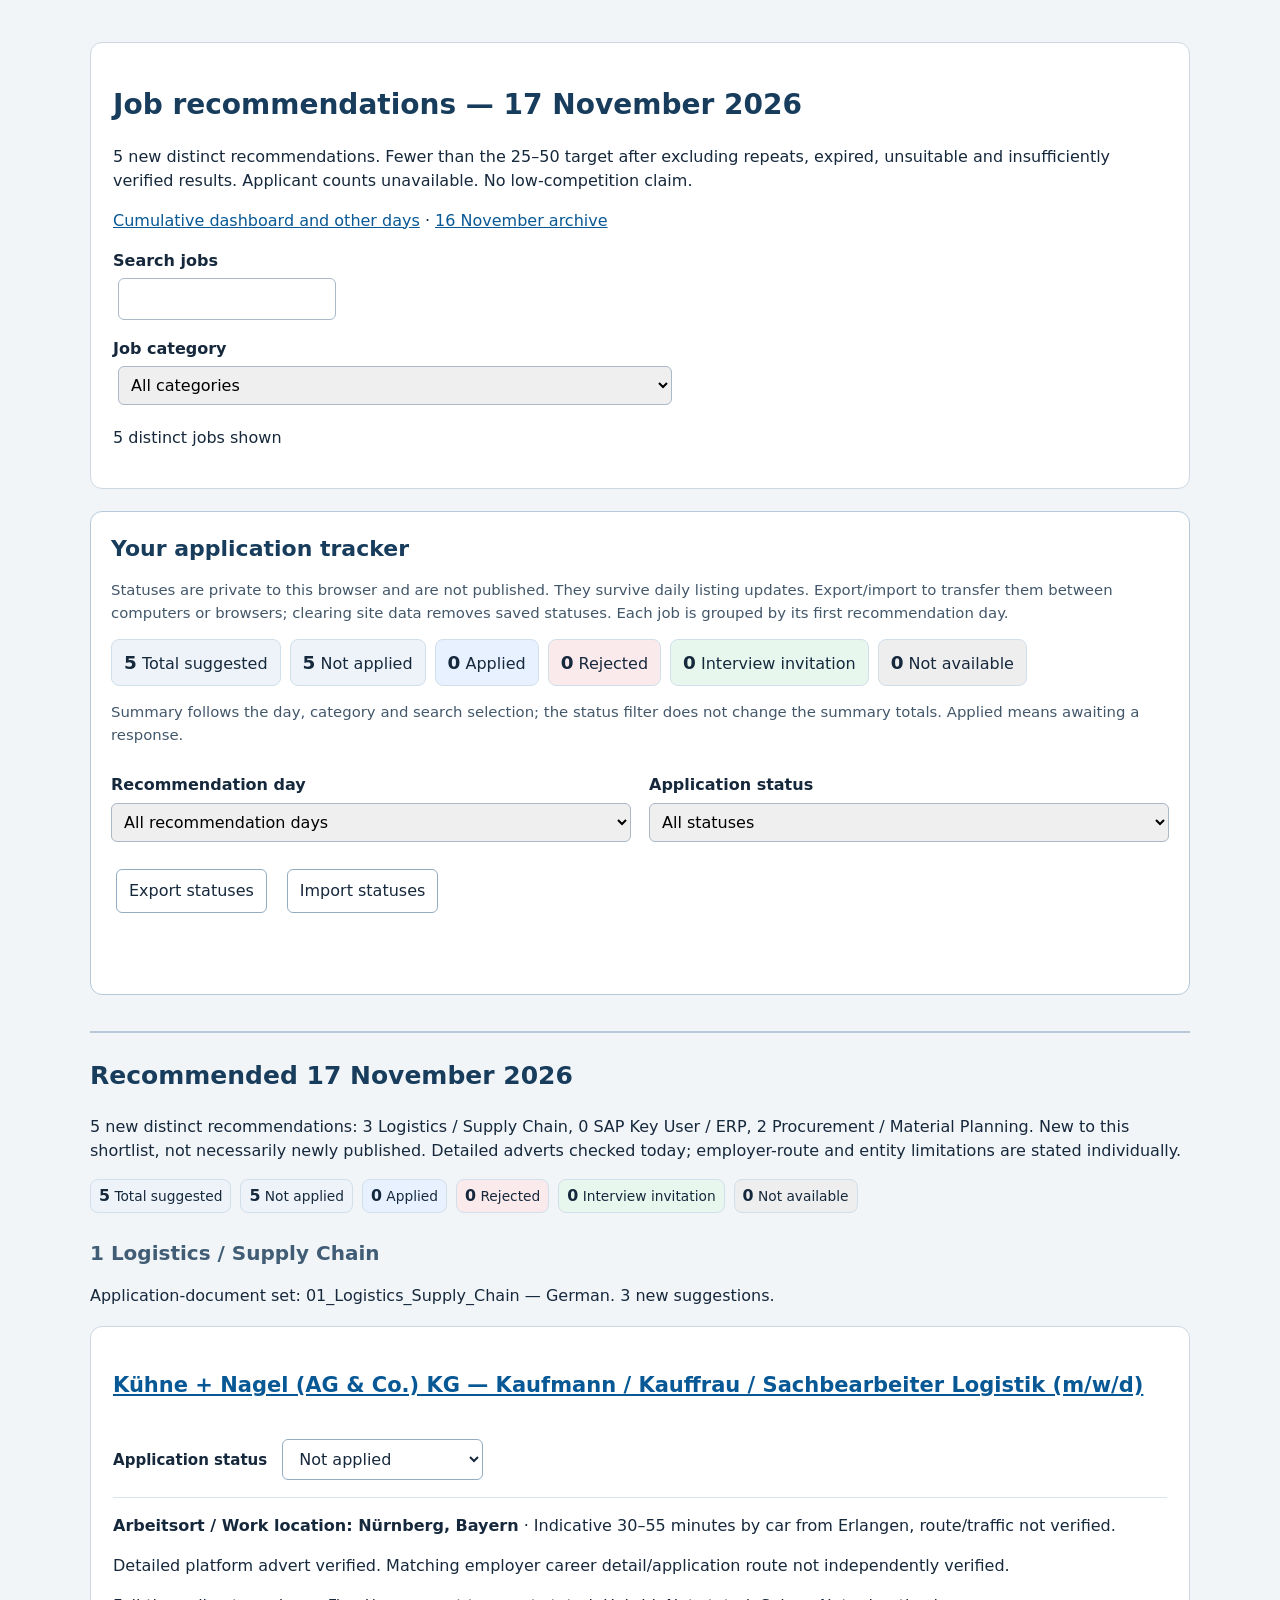
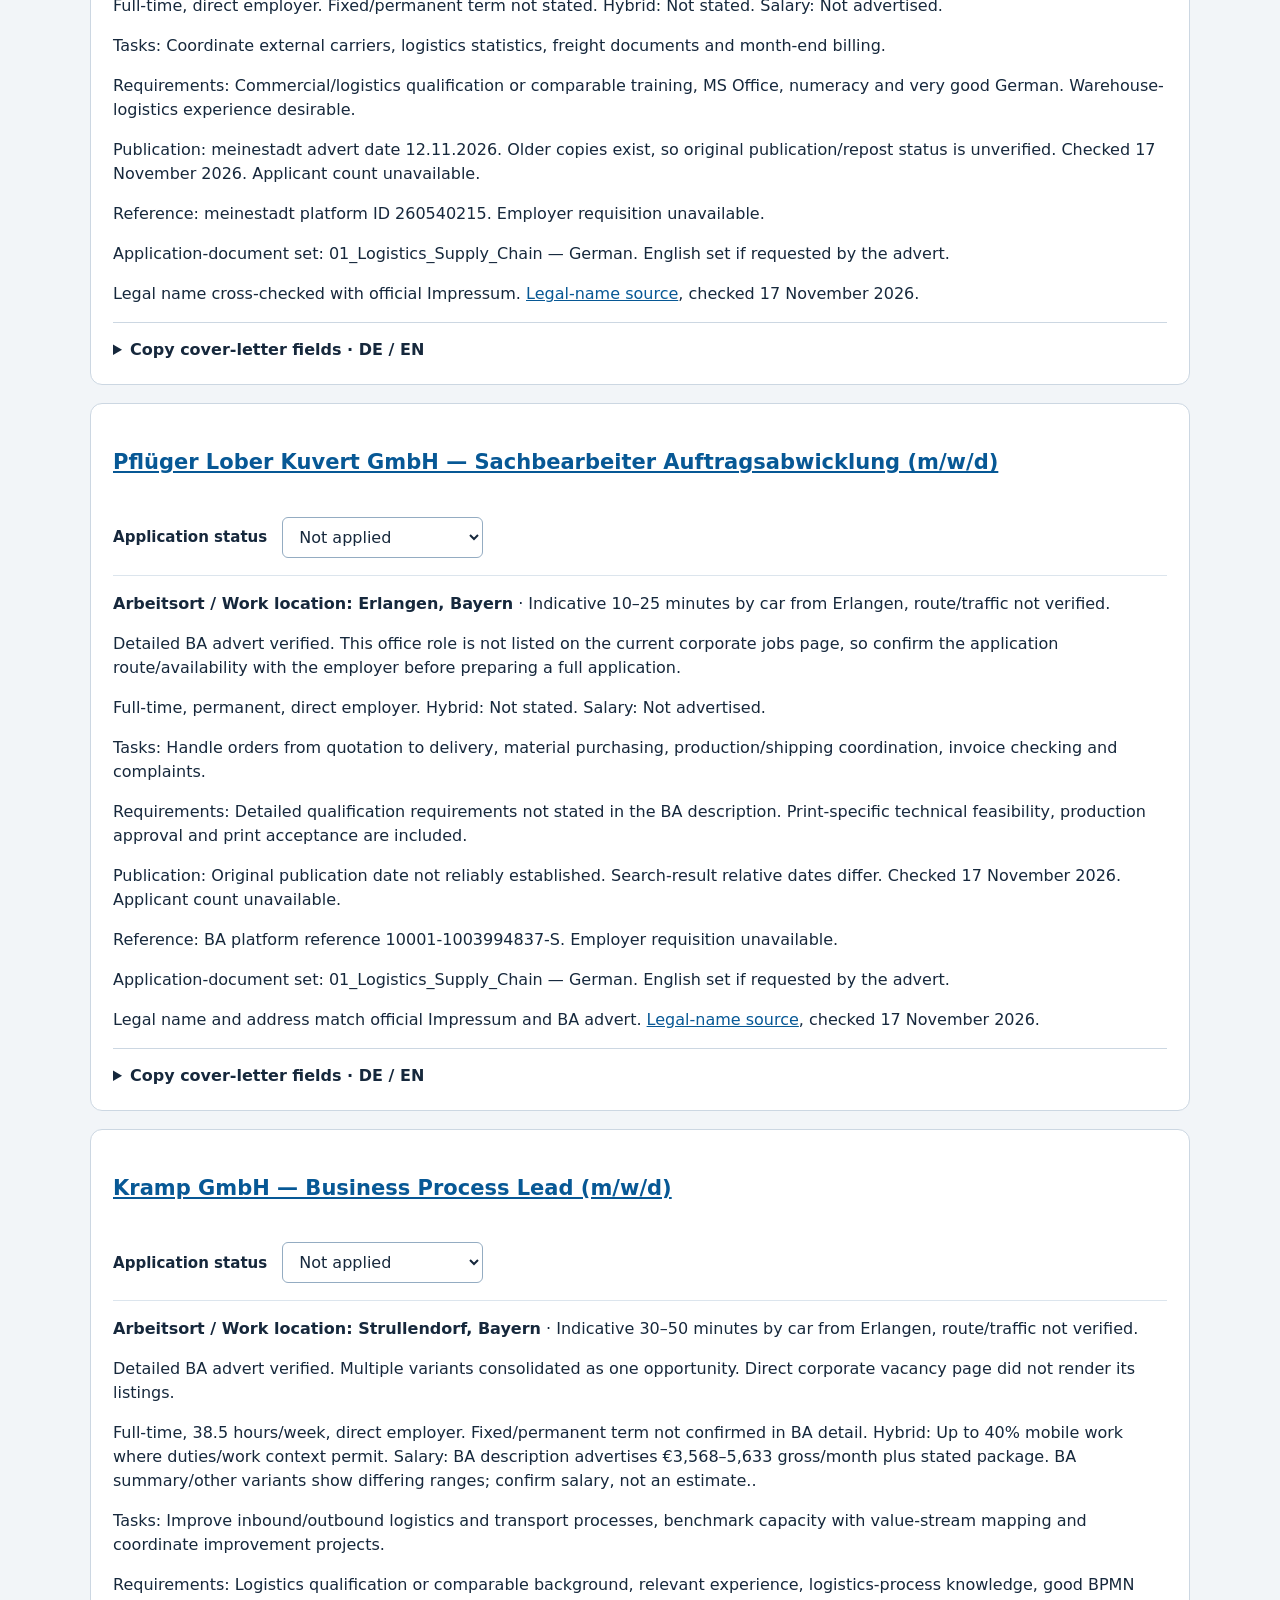
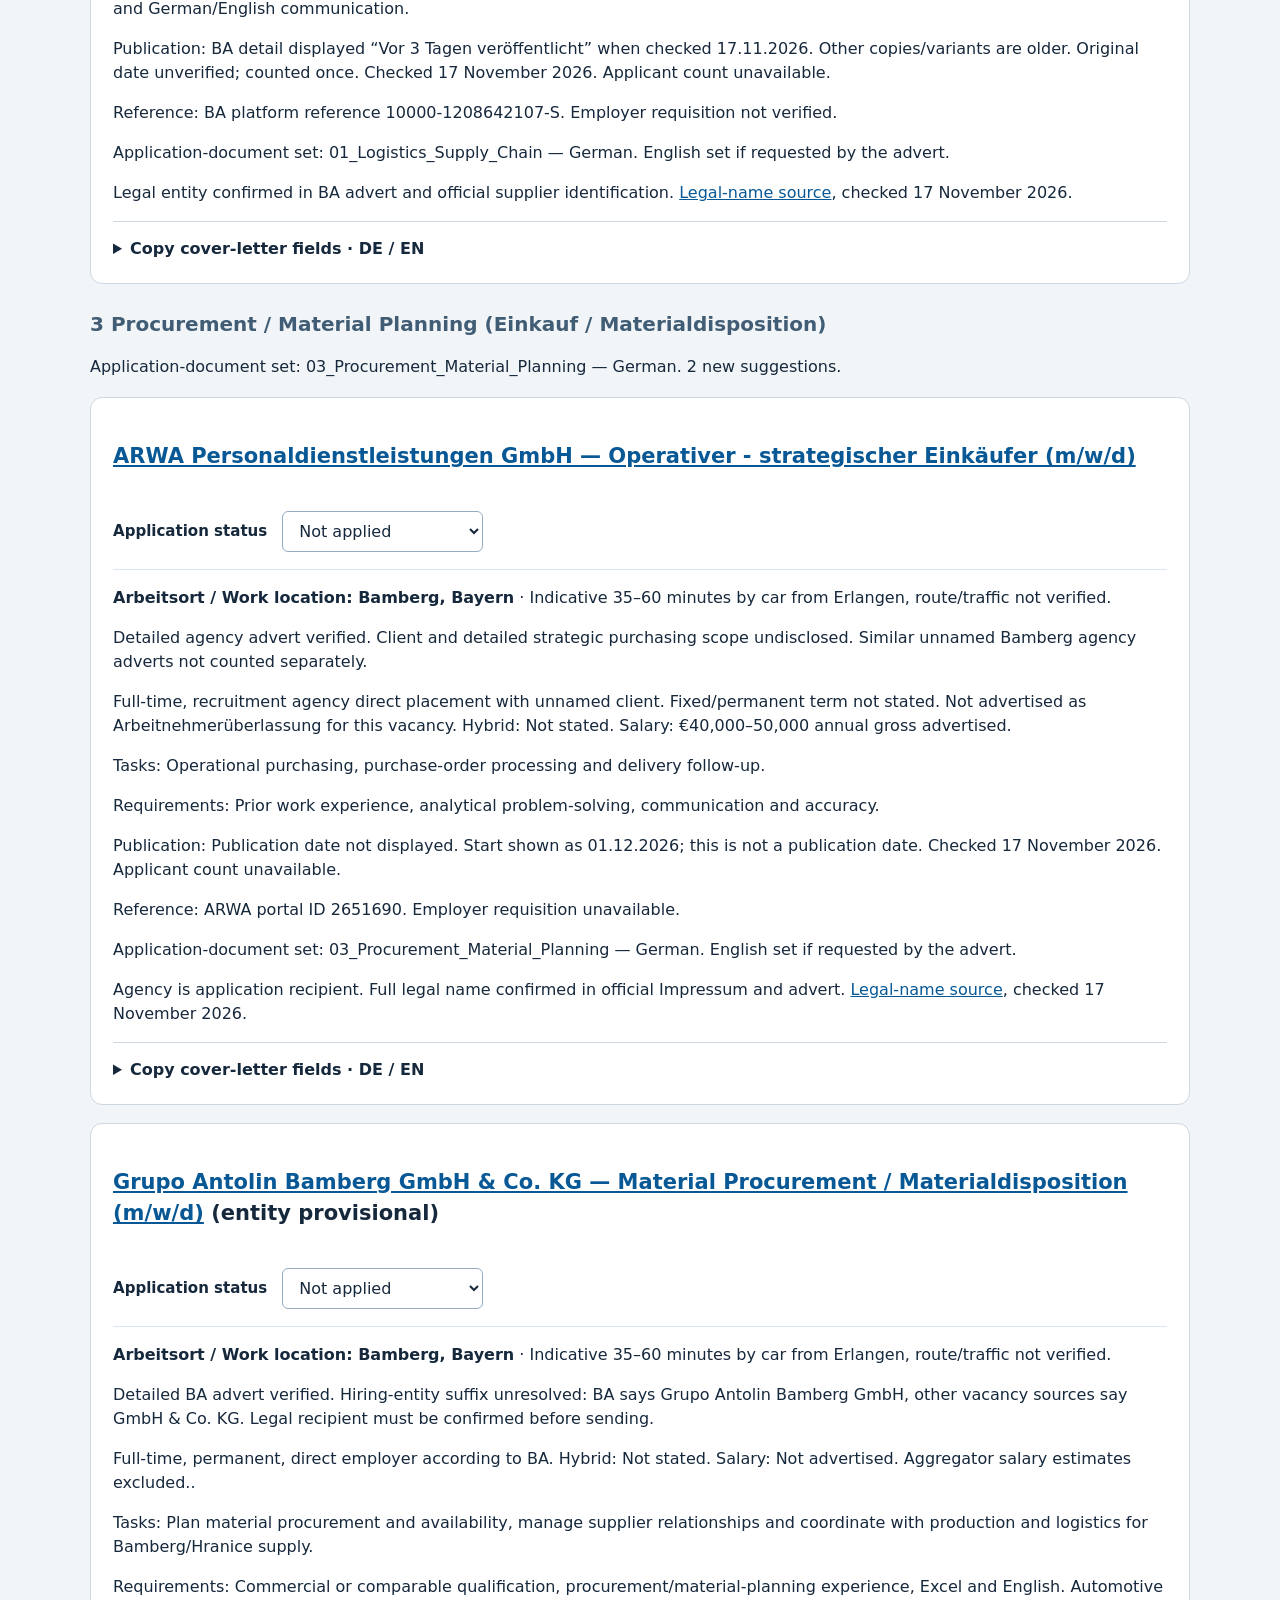
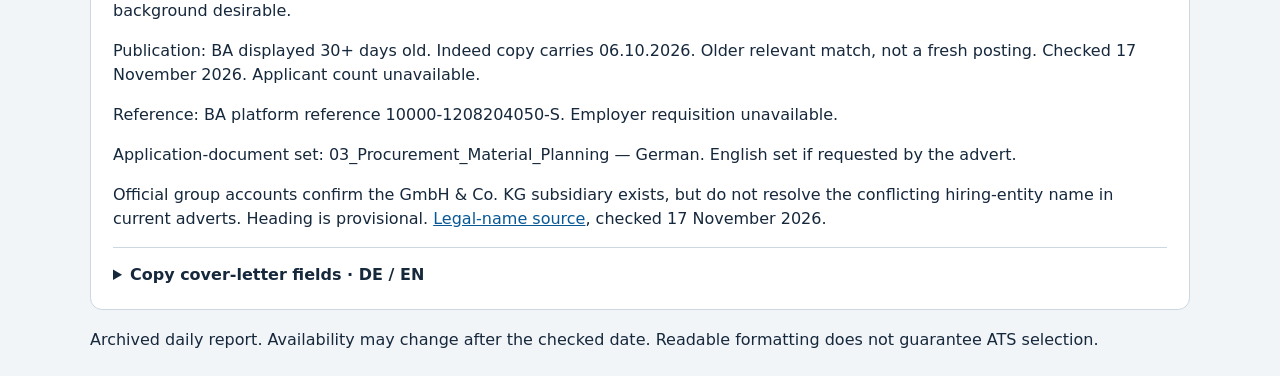
<file: reports/2026-11-17.html>
<!doctype html><html lang="en"><head><meta charset="utf-8"><meta name="viewport" content="width=device-width,initial-scale=1"><title>Erlangen jobs — 17 November 2026</title><link rel="stylesheet" href="../assets/dashboard-base.css"><link rel="stylesheet" href="../assets/job-tracker.css"></head><body><header><h1>Job recommendations — 17 November 2026</h1><p>5 new distinct recommendations. Fewer than the 25–50 target after excluding repeats, expired, unsuitable and insufficiently verified results. Applicant counts unavailable. No low-competition claim.</p><p><a href="../index.html">Cumulative dashboard and other days</a> · <a href="2026-11-16.html">16 November archive</a></p><label for="search">Search jobs</label><input type="search" id="search"><label for="category">Job category</label><select id="category"><option value="all">All categories</option><option value="1">1 Logistics / Supply Chain</option><option value="2">2 SAP Key User / ERP</option><option value="3">3 Procurement / Material Planning (Einkauf / Materialdisposition)</option></select><p id="count"></p></header><section class="recommendation-day" data-day="2026-11-17"><h2>Recommended 17 November 2026</h2><p>5 new distinct recommendations: 3 Logistics / Supply Chain, 0 SAP Key User / ERP, 2 Procurement / Material Planning. New to this shortlist, not necessarily newly published. Detailed adverts checked today; employer-route and entity limitations are stated individually.</p><div class="day-status-summary" aria-label="Status summary for 2026-11-17"></div><section data-category="1"><h3>1 Logistics / Supply Chain</h3><p>Application-document set: 01_Logistics_Supply_Chain — German. 3 new suggestions.</p><article data-job-key="jobs.meinestadt.de/nuernberg/standard?id=260540215" data-recommended="2026-11-17" data-primary-category="1"><h3><a href="https://jobs.meinestadt.de/nuernberg/standard?id=260540215">Kühne + Nagel (AG &amp; Co.) KG — Kaufmann / Kauffrau / Sachbearbeiter Logistik (m/w/d)</a></h3><p><strong>Arbeitsort / Work location: Nürnberg, Bayern</strong> · Indicative 30–55 minutes by car from Erlangen, route/traffic not verified.</p><p>Detailed platform advert verified. Matching employer career detail/application route not independently verified.</p><p>Full-time, direct employer. Fixed/permanent term not stated. Hybrid: Not stated. Salary: Not advertised.</p><p>Tasks: Coordinate external carriers, logistics statistics, freight documents and month-end billing.</p><p>Requirements: Commercial/logistics qualification or comparable training, MS Office, numeracy and very good German. Warehouse-logistics experience desirable.</p><p>Publication: meinestadt advert date 12.11.2026. Older copies exist, so original publication/repost status is unverified. Checked 17 November 2026. Applicant count unavailable.</p><p>Reference: meinestadt platform ID 260540215. Employer requisition unavailable.</p><p>Application-document set: 01_Logistics_Supply_Chain — German. English set if requested by the advert.</p><p>Legal name cross-checked with official Impressum. <a href="https://www.kuehne-nagel.com/de/unternehmen/impressum">Legal-name source</a>, checked 17 November 2026.</p><details><summary>Copy cover-letter fields · DE / EN</summary><p>Bremen address is the employer address shown in the advert, not the Nürnberg work site. Omit the reference line: no employer requisition was verified.</p><button type="button" data-language="de" aria-pressed="true">DE</button><button type="button" data-language="en" aria-pressed="false">EN</button><div data-copy-language="de"><label for="n17-kn-de-company">[Unternehmen]</label><textarea readonly id="n17-kn-de-company">Kühne + Nagel (AG &amp; Co.) KG</textarea><button type="button" data-copy="n17-kn-de-company">Copy</button><label for="n17-kn-de-contact">[Ansprechperson oder Personalabteilung]</label><textarea readonly id="n17-kn-de-contact">Recruitment Team</textarea><button type="button" data-copy="n17-kn-de-contact">Copy</button><label for="n17-kn-de-street">[Straße und Hausnummer]</label><textarea readonly id="n17-kn-de-street">Wilhelm-Kaisen-Brücke 1</textarea><button type="button" data-copy="n17-kn-de-street">Copy</button><label for="n17-kn-de-city">[PLZ und Ort]</label><textarea readonly id="n17-kn-de-city">28195 Bremen, Bremen</textarea><button type="button" data-copy="n17-kn-de-city">Copy</button><label for="n17-kn-de-work">Arbeitsort (nicht automatisch Postanschrift)</label><textarea readonly id="n17-kn-de-work">Nürnberg, Bayern</textarea><button type="button" data-copy="n17-kn-de-work">Copy</button><label for="n17-kn-de-date">[Datum]</label><textarea readonly id="n17-kn-de-date" data-letter-date="de">17.11.2026</textarea><button type="button" data-copy="n17-kn-de-date">Copy</button><label for="n17-kn-de-title">[Stellenbezeichnung]</label><textarea readonly id="n17-kn-de-title">Kaufmann / Kauffrau / Sachbearbeiter Logistik (m/w/d)</textarea><button type="button" data-copy="n17-kn-de-title">Copy</button><label for="n17-kn-de-ref">[Kennziffer, falls vorhanden]</label><textarea readonly id="n17-kn-de-ref">Not verified – complete before sending</textarea><p class="warning">Unverified / missing: no Copy button.</p><label for="n17-kn-de-opening">[konkrete logistische Aufgabe]</label><textarea readonly id="n17-kn-de-opening">die Koordination externer Logistikdienstleister und eine verlässliche Monatsabrechnung</textarea><button type="button" data-copy="n17-kn-de-opening">Copy</button><label for="n17-kn-de-closing">[wichtigste Aufgabe der Stelle]</label><textarea readonly id="n17-kn-de-closing">der Koordination externer Logistikdienstleister und der Monatsabrechnung</textarea><button type="button" data-copy="n17-kn-de-closing">Copy</button><label for="n17-kn-de-subject">Betreff</label><textarea readonly id="n17-kn-de-subject">Bewerbung als Kaufmann / Kauffrau / Sachbearbeiter Logistik (m/w/d)</textarea><button type="button" data-copy="n17-kn-de-subject">Copy</button><label for="n17-kn-de-greeting">Anrede</label><textarea readonly id="n17-kn-de-greeting">Sehr geehrtes Recruiting-Team,</textarea><button type="button" data-copy="n17-kn-de-greeting">Copy</button><label for="n17-kn-de-recipient">Empfängerblock (ggf. unvollständig, Hinweise prüfen)</label><textarea readonly id="n17-kn-de-recipient">Kühne + Nagel (AG &amp; Co.) KG
Recruitment Team
Wilhelm-Kaisen-Brücke 1
28195 Bremen, Bremen</textarea><button type="button" data-copy="n17-kn-de-recipient">Copy</button></div><div data-copy-language="en" hidden><label for="n17-kn-en-company">[Company]</label><textarea readonly id="n17-kn-en-company">Kühne + Nagel (AG &amp; Co.) KG</textarea><button type="button" data-copy="n17-kn-en-company">Copy</button><label for="n17-kn-en-contact">[Contact person or Hiring Team]</label><textarea readonly id="n17-kn-en-contact">Recruitment Team</textarea><button type="button" data-copy="n17-kn-en-contact">Copy</button><label for="n17-kn-en-street">[Street address]</label><textarea readonly id="n17-kn-en-street">Wilhelm-Kaisen-Brücke 1</textarea><button type="button" data-copy="n17-kn-en-street">Copy</button><label for="n17-kn-en-city">[Postcode and city]</label><textarea readonly id="n17-kn-en-city">28195 Bremen, Bremen</textarea><button type="button" data-copy="n17-kn-en-city">Copy</button><label for="n17-kn-en-work">Work location (not automatically mailing address)</label><textarea readonly id="n17-kn-en-work">Nürnberg, Bayern</textarea><button type="button" data-copy="n17-kn-en-work">Copy</button><label for="n17-kn-en-date">[Date]</label><textarea readonly id="n17-kn-en-date" data-letter-date="en">17 November 2026</textarea><button type="button" data-copy="n17-kn-en-date">Copy</button><label for="n17-kn-en-title">[Job title]</label><textarea readonly id="n17-kn-en-title">Kaufmann / Kauffrau / Sachbearbeiter Logistik (m/w/d)</textarea><button type="button" data-copy="n17-kn-en-title">Copy</button><label for="n17-kn-en-ref">[Job ID, if applicable]</label><textarea readonly id="n17-kn-en-ref">Not verified – complete before sending</textarea><p class="warning">Unverified / missing: no Copy button.</p><label for="n17-kn-en-opening">[specific logistics priority]</label><textarea readonly id="n17-kn-en-opening">coordinating logistics providers and producing reliable month-end billing</textarea><button type="button" data-copy="n17-kn-en-opening">Copy</button><label for="n17-kn-en-closing">[key priority of the role]</label><textarea readonly id="n17-kn-en-closing">logistics-provider coordination and month-end billing</textarea><button type="button" data-copy="n17-kn-en-closing">Copy</button><label for="n17-kn-en-subject">Subject</label><textarea readonly id="n17-kn-en-subject">Application for Kaufmann / Kauffrau / Sachbearbeiter Logistik (m/w/d)</textarea><button type="button" data-copy="n17-kn-en-subject">Copy</button><label for="n17-kn-en-greeting">Greeting</label><textarea readonly id="n17-kn-en-greeting">Dear Recruitment Team,</textarea><button type="button" data-copy="n17-kn-en-greeting">Copy</button><label for="n17-kn-en-recipient">Recipient block (may be partial; check notes)</label><textarea readonly id="n17-kn-en-recipient">Kühne + Nagel (AG &amp; Co.) KG
Recruitment Team
Wilhelm-Kaisen-Brücke 1
28195 Bremen, Bremen</textarea><button type="button" data-copy="n17-kn-en-recipient">Copy</button></div><p class="warning">Check every replacement and the final letter before sending.</p><p class="copy-status" role="status" aria-live="polite"></p></details></article><article data-job-key="arbeitsagentur.de/jobsuche/jobdetail/10001-1003994837-S" data-recommended="2026-11-17" data-primary-category="1"><h3><a href="https://www.arbeitsagentur.de/jobsuche/jobdetail/10001-1003994837-S">Pflüger Lober Kuvert GmbH — Sachbearbeiter Auftragsabwicklung (m/w/d)</a></h3><p><strong>Arbeitsort / Work location: Erlangen, Bayern</strong> · Indicative 10–25 minutes by car from Erlangen, route/traffic not verified.</p><p>Detailed BA advert verified. This office role is not listed on the current corporate jobs page, so confirm the application route/availability with the employer before preparing a full application.</p><p>Full-time, permanent, direct employer. Hybrid: Not stated. Salary: Not advertised.</p><p>Tasks: Handle orders from quotation to delivery, material purchasing, production/shipping coordination, invoice checking and complaints.</p><p>Requirements: Detailed qualification requirements not stated in the BA description. Print-specific technical feasibility, production approval and print acceptance are included.</p><p>Publication: Original publication date not reliably established. Search-result relative dates differ. Checked 17 November 2026. Applicant count unavailable.</p><p>Reference: BA platform reference 10001-1003994837-S. Employer requisition unavailable.</p><p>Application-document set: 01_Logistics_Supply_Chain — German. English set if requested by the advert.</p><p>Legal name and address match official Impressum and BA advert. <a href="https://www.pflueger-lober.com/meta/impressum/">Legal-name source</a>, checked 17 November 2026.</p><details><summary>Copy cover-letter fields · DE / EN</summary><p>Company/work-site address verified in BA advert and official Impressum. Named recruitment contact unavailable. Omit the reference line: no employer requisition was verified.</p><button type="button" data-language="de" aria-pressed="true">DE</button><button type="button" data-language="en" aria-pressed="false">EN</button><div data-copy-language="de"><label for="n17-pl-de-company">[Unternehmen]</label><textarea readonly id="n17-pl-de-company">Pflüger Lober Kuvert GmbH</textarea><button type="button" data-copy="n17-pl-de-company">Copy</button><label for="n17-pl-de-contact">[Ansprechperson oder Personalabteilung]</label><textarea readonly id="n17-pl-de-contact">Personalabteilung</textarea><button type="button" data-copy="n17-pl-de-contact">Copy</button><label for="n17-pl-de-street">[Straße und Hausnummer]</label><textarea readonly id="n17-pl-de-street">Am Pestalozziring 14</textarea><button type="button" data-copy="n17-pl-de-street">Copy</button><label for="n17-pl-de-city">[PLZ und Ort]</label><textarea readonly id="n17-pl-de-city">91058 Erlangen, Bayern</textarea><button type="button" data-copy="n17-pl-de-city">Copy</button><label for="n17-pl-de-work">Arbeitsort (nicht automatisch Postanschrift)</label><textarea readonly id="n17-pl-de-work">Erlangen, Bayern</textarea><button type="button" data-copy="n17-pl-de-work">Copy</button><label for="n17-pl-de-date">[Datum]</label><textarea readonly id="n17-pl-de-date" data-letter-date="de">17.11.2026</textarea><button type="button" data-copy="n17-pl-de-date">Copy</button><label for="n17-pl-de-title">[Stellenbezeichnung]</label><textarea readonly id="n17-pl-de-title">Sachbearbeiter Auftragsabwicklung (m/w/d)</textarea><button type="button" data-copy="n17-pl-de-title">Copy</button><label for="n17-pl-de-ref">[Kennziffer, falls vorhanden]</label><textarea readonly id="n17-pl-de-ref">Not verified – complete before sending</textarea><p class="warning">Unverified / missing: no Copy button.</p><label for="n17-pl-de-opening">[konkrete logistische Aufgabe]</label><textarea readonly id="n17-pl-de-opening">die Auftragsabwicklung und die Abstimmung zwischen Produktion und Versand</textarea><button type="button" data-copy="n17-pl-de-opening">Copy</button><label for="n17-pl-de-closing">[wichtigste Aufgabe der Stelle]</label><textarea readonly id="n17-pl-de-closing">der Auftragsabwicklung und der Abstimmung zwischen Produktion und Versand</textarea><button type="button" data-copy="n17-pl-de-closing">Copy</button><label for="n17-pl-de-subject">Betreff</label><textarea readonly id="n17-pl-de-subject">Bewerbung als Sachbearbeiter Auftragsabwicklung (m/w/d)</textarea><button type="button" data-copy="n17-pl-de-subject">Copy</button><label for="n17-pl-de-greeting">Anrede</label><textarea readonly id="n17-pl-de-greeting">Sehr geehrte Damen und Herren,</textarea><button type="button" data-copy="n17-pl-de-greeting">Copy</button><label for="n17-pl-de-recipient">Empfängerblock (ggf. unvollständig, Hinweise prüfen)</label><textarea readonly id="n17-pl-de-recipient">Pflüger Lober Kuvert GmbH
Personalabteilung
Am Pestalozziring 14
91058 Erlangen, Bayern</textarea><button type="button" data-copy="n17-pl-de-recipient">Copy</button></div><div data-copy-language="en" hidden><label for="n17-pl-en-company">[Company]</label><textarea readonly id="n17-pl-en-company">Pflüger Lober Kuvert GmbH</textarea><button type="button" data-copy="n17-pl-en-company">Copy</button><label for="n17-pl-en-contact">[Contact person or Hiring Team]</label><textarea readonly id="n17-pl-en-contact">Hiring Team</textarea><button type="button" data-copy="n17-pl-en-contact">Copy</button><label for="n17-pl-en-street">[Street address]</label><textarea readonly id="n17-pl-en-street">Am Pestalozziring 14</textarea><button type="button" data-copy="n17-pl-en-street">Copy</button><label for="n17-pl-en-city">[Postcode and city]</label><textarea readonly id="n17-pl-en-city">91058 Erlangen, Bayern</textarea><button type="button" data-copy="n17-pl-en-city">Copy</button><label for="n17-pl-en-work">Work location (not automatically mailing address)</label><textarea readonly id="n17-pl-en-work">Erlangen, Bayern</textarea><button type="button" data-copy="n17-pl-en-work">Copy</button><label for="n17-pl-en-date">[Date]</label><textarea readonly id="n17-pl-en-date" data-letter-date="en">17 November 2026</textarea><button type="button" data-copy="n17-pl-en-date">Copy</button><label for="n17-pl-en-title">[Job title]</label><textarea readonly id="n17-pl-en-title">Sachbearbeiter Auftragsabwicklung (m/w/d)</textarea><button type="button" data-copy="n17-pl-en-title">Copy</button><label for="n17-pl-en-ref">[Job ID, if applicable]</label><textarea readonly id="n17-pl-en-ref">Not verified – complete before sending</textarea><p class="warning">Unverified / missing: no Copy button.</p><label for="n17-pl-en-opening">[specific logistics priority]</label><textarea readonly id="n17-pl-en-opening">order processing and coordination between production and shipping</textarea><button type="button" data-copy="n17-pl-en-opening">Copy</button><label for="n17-pl-en-closing">[key priority of the role]</label><textarea readonly id="n17-pl-en-closing">order fulfilment and production-to-shipping coordination</textarea><button type="button" data-copy="n17-pl-en-closing">Copy</button><label for="n17-pl-en-subject">Subject</label><textarea readonly id="n17-pl-en-subject">Application for Sachbearbeiter Auftragsabwicklung (m/w/d)</textarea><button type="button" data-copy="n17-pl-en-subject">Copy</button><label for="n17-pl-en-greeting">Greeting</label><textarea readonly id="n17-pl-en-greeting">Dear Hiring Team,</textarea><button type="button" data-copy="n17-pl-en-greeting">Copy</button><label for="n17-pl-en-recipient">Recipient block (may be partial; check notes)</label><textarea readonly id="n17-pl-en-recipient">Pflüger Lober Kuvert GmbH
Hiring Team
Am Pestalozziring 14
91058 Erlangen, Bayern</textarea><button type="button" data-copy="n17-pl-en-recipient">Copy</button></div><p class="warning">Check every replacement and the final letter before sending.</p><p class="copy-status" role="status" aria-live="polite"></p></details></article><article data-job-key="arbeitsagentur.de/jobsuche/jobdetail/10000-1208642107-S" data-recommended="2026-11-17" data-primary-category="1"><h3><a href="https://www.arbeitsagentur.de/jobsuche/jobdetail/10000-1208642107-S">Kramp GmbH — Business Process Lead (m/w/d)</a></h3><p><strong>Arbeitsort / Work location: Strullendorf, Bayern</strong> · Indicative 30–50 minutes by car from Erlangen, route/traffic not verified.</p><p>Detailed BA advert verified. Multiple variants consolidated as one opportunity. Direct corporate vacancy page did not render its listings.</p><p>Full-time, 38.5 hours/week, direct employer. Fixed/permanent term not confirmed in BA detail. Hybrid: Up to 40% mobile work where duties/work context permit. Salary: BA description advertises €3,568–5,633 gross/month plus stated package. BA summary/other variants show differing ranges; confirm salary, not an estimate..</p><p>Tasks: Improve inbound/outbound logistics and transport processes, benchmark capacity with value-stream mapping and coordinate improvement projects.</p><p>Requirements: Logistics qualification or comparable background, relevant experience, logistics-process knowledge, good BPMN and German/English communication.</p><p>Publication: BA detail displayed “Vor 3 Tagen veröffentlicht” when checked 17.11.2026. Other copies/variants are older. Original date unverified; counted once. Checked 17 November 2026. Applicant count unavailable.</p><p>Reference: BA platform reference 10000-1208642107-S. Employer requisition not verified.</p><p>Application-document set: 01_Logistics_Supply_Chain — German. English set if requested by the advert.</p><p>Legal entity confirmed in BA advert and official supplier identification. <a href="https://www.kramp.com/shop-de/de/i/impressum">Legal-name source</a>, checked 17 November 2026.</p><details><summary>Copy cover-letter fields · DE / EN</summary><p>Company address from official Impressum. Contact name/role in BA advert. No dedicated postal application instruction verified. Omit the reference line: no employer requisition was verified.</p><button type="button" data-language="de" aria-pressed="true">DE</button><button type="button" data-language="en" aria-pressed="false">EN</button><div data-copy-language="de"><label for="n17-kramp-de-company">[Unternehmen]</label><textarea readonly id="n17-kramp-de-company">Kramp GmbH</textarea><button type="button" data-copy="n17-kramp-de-company">Copy</button><label for="n17-kramp-de-contact">[Ansprechperson oder Personalabteilung]</label><textarea readonly id="n17-kramp-de-contact">Jeanne Kießlinger</textarea><button type="button" data-copy="n17-kramp-de-contact">Copy</button><label for="n17-kramp-de-street">[Straße und Hausnummer]</label><textarea readonly id="n17-kramp-de-street">Siemensstraße 1</textarea><button type="button" data-copy="n17-kramp-de-street">Copy</button><label for="n17-kramp-de-city">[PLZ und Ort]</label><textarea readonly id="n17-kramp-de-city">96129 Strullendorf, Bayern</textarea><button type="button" data-copy="n17-kramp-de-city">Copy</button><label for="n17-kramp-de-work">Arbeitsort (nicht automatisch Postanschrift)</label><textarea readonly id="n17-kramp-de-work">Strullendorf, Bayern</textarea><button type="button" data-copy="n17-kramp-de-work">Copy</button><label for="n17-kramp-de-date">[Datum]</label><textarea readonly id="n17-kramp-de-date" data-letter-date="de">17.11.2026</textarea><button type="button" data-copy="n17-kramp-de-date">Copy</button><label for="n17-kramp-de-title">[Stellenbezeichnung]</label><textarea readonly id="n17-kramp-de-title">Business Process Lead (m/w/d)</textarea><button type="button" data-copy="n17-kramp-de-title">Copy</button><label for="n17-kramp-de-ref">[Kennziffer, falls vorhanden]</label><textarea readonly id="n17-kramp-de-ref">Not verified – complete before sending</textarea><p class="warning">Unverified / missing: no Copy button.</p><label for="n17-kramp-de-opening">[konkrete logistische Aufgabe]</label><textarea readonly id="n17-kramp-de-opening">die Analyse und Verbesserung von Logistikprozessen</textarea><button type="button" data-copy="n17-kramp-de-opening">Copy</button><label for="n17-kramp-de-closing">[wichtigste Aufgabe der Stelle]</label><textarea readonly id="n17-kramp-de-closing">der Analyse und Verbesserung von Logistikprozessen</textarea><button type="button" data-copy="n17-kramp-de-closing">Copy</button><label for="n17-kramp-de-subject">Betreff</label><textarea readonly id="n17-kramp-de-subject">Bewerbung als Business Process Lead (m/w/d)</textarea><button type="button" data-copy="n17-kramp-de-subject">Copy</button><label for="n17-kramp-de-greeting">Anrede</label><textarea readonly id="n17-kramp-de-greeting">Sehr geehrte Frau Kießlinger,</textarea><button type="button" data-copy="n17-kramp-de-greeting">Copy</button><label for="n17-kramp-de-recipient">Empfängerblock (ggf. unvollständig, Hinweise prüfen)</label><textarea readonly id="n17-kramp-de-recipient">Kramp GmbH
Jeanne Kießlinger
Siemensstraße 1
96129 Strullendorf, Bayern</textarea><button type="button" data-copy="n17-kramp-de-recipient">Copy</button></div><div data-copy-language="en" hidden><label for="n17-kramp-en-company">[Company]</label><textarea readonly id="n17-kramp-en-company">Kramp GmbH</textarea><button type="button" data-copy="n17-kramp-en-company">Copy</button><label for="n17-kramp-en-contact">[Contact person or Hiring Team]</label><textarea readonly id="n17-kramp-en-contact">Jeanne Kießlinger</textarea><button type="button" data-copy="n17-kramp-en-contact">Copy</button><label for="n17-kramp-en-street">[Street address]</label><textarea readonly id="n17-kramp-en-street">Siemensstraße 1</textarea><button type="button" data-copy="n17-kramp-en-street">Copy</button><label for="n17-kramp-en-city">[Postcode and city]</label><textarea readonly id="n17-kramp-en-city">96129 Strullendorf, Bayern</textarea><button type="button" data-copy="n17-kramp-en-city">Copy</button><label for="n17-kramp-en-work">Work location (not automatically mailing address)</label><textarea readonly id="n17-kramp-en-work">Strullendorf, Bayern</textarea><button type="button" data-copy="n17-kramp-en-work">Copy</button><label for="n17-kramp-en-date">[Date]</label><textarea readonly id="n17-kramp-en-date" data-letter-date="en">17 November 2026</textarea><button type="button" data-copy="n17-kramp-en-date">Copy</button><label for="n17-kramp-en-title">[Job title]</label><textarea readonly id="n17-kramp-en-title">Business Process Lead (m/w/d)</textarea><button type="button" data-copy="n17-kramp-en-title">Copy</button><label for="n17-kramp-en-ref">[Job ID, if applicable]</label><textarea readonly id="n17-kramp-en-ref">Not verified – complete before sending</textarea><p class="warning">Unverified / missing: no Copy button.</p><label for="n17-kramp-en-opening">[specific logistics priority]</label><textarea readonly id="n17-kramp-en-opening">analysing and improving logistics processes</textarea><button type="button" data-copy="n17-kramp-en-opening">Copy</button><label for="n17-kramp-en-closing">[key priority of the role]</label><textarea readonly id="n17-kramp-en-closing">logistics-process analysis and improvement</textarea><button type="button" data-copy="n17-kramp-en-closing">Copy</button><label for="n17-kramp-en-subject">Subject</label><textarea readonly id="n17-kramp-en-subject">Application for Business Process Lead (m/w/d)</textarea><button type="button" data-copy="n17-kramp-en-subject">Copy</button><label for="n17-kramp-en-greeting">Greeting</label><textarea readonly id="n17-kramp-en-greeting">Dear Ms Kießlinger,</textarea><button type="button" data-copy="n17-kramp-en-greeting">Copy</button><label for="n17-kramp-en-recipient">Recipient block (may be partial; check notes)</label><textarea readonly id="n17-kramp-en-recipient">Kramp GmbH
Jeanne Kießlinger
Siemensstraße 1
96129 Strullendorf, Bayern</textarea><button type="button" data-copy="n17-kramp-en-recipient">Copy</button></div><p class="warning">Check every replacement and the final letter before sending.</p><p class="copy-status" role="status" aria-live="polite"></p></details></article></section><section data-category="2"><h3>2 SAP Key User / ERP</h3><p>Application-document set: 02_SAP_Key_User_ERP — German. 0 new suggestions.</p><p>No new suitable verified vacancies in this category today. Previously suggested jobs remain under their original recommendation day.</p></section><section data-category="3"><h3>3 Procurement / Material Planning (Einkauf / Materialdisposition)</h3><p>Application-document set: 03_Procurement_Material_Planning — German. 2 new suggestions.</p><article data-job-key="arwa.de/de/job/2651690/stellenangebote-operativer-strategischer-einkaufer-bamberg" data-recommended="2026-11-17" data-primary-category="3"><h3><a href="https://arwa.de/de/job/2651690/stellenangebote-operativer-strategischer-einkaufer-bamberg">ARWA Personaldienstleistungen GmbH — Operativer - strategischer Einkäufer (m/w/d)</a></h3><p><strong>Arbeitsort / Work location: Bamberg, Bayern</strong> · Indicative 35–60 minutes by car from Erlangen, route/traffic not verified.</p><p>Detailed agency advert verified. Client and detailed strategic purchasing scope undisclosed. Similar unnamed Bamberg agency adverts not counted separately.</p><p>Full-time, recruitment agency direct placement with unnamed client. Fixed/permanent term not stated. Not advertised as Arbeitnehmerüberlassung for this vacancy. Hybrid: Not stated. Salary: €40,000–50,000 annual gross advertised.</p><p>Tasks: Operational purchasing, purchase-order processing and delivery follow-up.</p><p>Requirements: Prior work experience, analytical problem-solving, communication and accuracy.</p><p>Publication: Publication date not displayed. Start shown as 01.12.2026; this is not a publication date. Checked 17 November 2026. Applicant count unavailable.</p><p>Reference: ARWA portal ID 2651690. Employer requisition unavailable.</p><p>Application-document set: 03_Procurement_Material_Planning — German. English set if requested by the advert.</p><p>Agency is application recipient. Full legal name confirmed in official Impressum and advert. <a href="https://arwa.de/de/impressum">Legal-name source</a>, checked 17 November 2026.</p><details><summary>Copy cover-letter fields · DE / EN</summary><p>ARWA Bamberg application/contact address. Advertised client work area is 96049 Bamberg, not the agency address. Omit the reference line: no employer requisition was verified.</p><button type="button" data-language="de" aria-pressed="true">DE</button><button type="button" data-language="en" aria-pressed="false">EN</button><div data-copy-language="de"><label for="n17-arwa-de-company">[Unternehmen]</label><textarea readonly id="n17-arwa-de-company">ARWA Personaldienstleistungen GmbH</textarea><button type="button" data-copy="n17-arwa-de-company">Copy</button><label for="n17-arwa-de-contact">[Ansprechperson oder Personalabteilung]</label><textarea readonly id="n17-arwa-de-contact">Personalabteilung, Niederlassung Bamberg</textarea><button type="button" data-copy="n17-arwa-de-contact">Copy</button><label for="n17-arwa-de-street">[Straße und Hausnummer]</label><textarea readonly id="n17-arwa-de-street">Promenadestraße 25</textarea><button type="button" data-copy="n17-arwa-de-street">Copy</button><label for="n17-arwa-de-city">[PLZ und Ort]</label><textarea readonly id="n17-arwa-de-city">96047 Bamberg, Bayern</textarea><button type="button" data-copy="n17-arwa-de-city">Copy</button><label for="n17-arwa-de-work">Arbeitsort (nicht automatisch Postanschrift)</label><textarea readonly id="n17-arwa-de-work">Bamberg, Bayern</textarea><button type="button" data-copy="n17-arwa-de-work">Copy</button><label for="n17-arwa-de-date">[Datum]</label><textarea readonly id="n17-arwa-de-date" data-letter-date="de">17.11.2026</textarea><button type="button" data-copy="n17-arwa-de-date">Copy</button><label for="n17-arwa-de-title">[Stellenbezeichnung]</label><textarea readonly id="n17-arwa-de-title">Operativer - strategischer Einkäufer (m/w/d)</textarea><button type="button" data-copy="n17-arwa-de-title">Copy</button><label for="n17-arwa-de-ref">[Kennziffer, falls vorhanden]</label><textarea readonly id="n17-arwa-de-ref">Not verified – complete before sending</textarea><p class="warning">Unverified / missing: no Copy button.</p><label for="n17-arwa-de-opening">[konkrete Einkaufs- oder Dispositionsaufgabe]</label><textarea readonly id="n17-arwa-de-opening">die operative Beschaffung und die Nachverfolgung von Lieferterminen</textarea><button type="button" data-copy="n17-arwa-de-opening">Copy</button><label for="n17-arwa-de-closing">[wichtigste Aufgabe der Stelle]</label><textarea readonly id="n17-arwa-de-closing">der operativen Beschaffung und der Nachverfolgung von Lieferterminen</textarea><button type="button" data-copy="n17-arwa-de-closing">Copy</button><label for="n17-arwa-de-subject">Betreff</label><textarea readonly id="n17-arwa-de-subject">Bewerbung als Operativer - strategischer Einkäufer (m/w/d)</textarea><button type="button" data-copy="n17-arwa-de-subject">Copy</button><label for="n17-arwa-de-greeting">Anrede</label><textarea readonly id="n17-arwa-de-greeting">Sehr geehrte Damen und Herren,</textarea><button type="button" data-copy="n17-arwa-de-greeting">Copy</button><label for="n17-arwa-de-recipient">Empfängerblock (ggf. unvollständig, Hinweise prüfen)</label><textarea readonly id="n17-arwa-de-recipient">ARWA Personaldienstleistungen GmbH
Personalabteilung, Niederlassung Bamberg
Promenadestraße 25
96047 Bamberg, Bayern</textarea><button type="button" data-copy="n17-arwa-de-recipient">Copy</button></div><div data-copy-language="en" hidden><label for="n17-arwa-en-company">[Company]</label><textarea readonly id="n17-arwa-en-company">ARWA Personaldienstleistungen GmbH</textarea><button type="button" data-copy="n17-arwa-en-company">Copy</button><label for="n17-arwa-en-contact">[Contact person or Hiring Team]</label><textarea readonly id="n17-arwa-en-contact">Hiring Team</textarea><button type="button" data-copy="n17-arwa-en-contact">Copy</button><label for="n17-arwa-en-street">[Street address]</label><textarea readonly id="n17-arwa-en-street">Promenadestraße 25</textarea><button type="button" data-copy="n17-arwa-en-street">Copy</button><label for="n17-arwa-en-city">[Postcode and city]</label><textarea readonly id="n17-arwa-en-city">96047 Bamberg, Bayern</textarea><button type="button" data-copy="n17-arwa-en-city">Copy</button><label for="n17-arwa-en-work">Work location (not automatically mailing address)</label><textarea readonly id="n17-arwa-en-work">Bamberg, Bayern</textarea><button type="button" data-copy="n17-arwa-en-work">Copy</button><label for="n17-arwa-en-date">[Date]</label><textarea readonly id="n17-arwa-en-date" data-letter-date="en">17 November 2026</textarea><button type="button" data-copy="n17-arwa-en-date">Copy</button><label for="n17-arwa-en-title">[Job title]</label><textarea readonly id="n17-arwa-en-title">Operativer - strategischer Einkäufer (m/w/d)</textarea><button type="button" data-copy="n17-arwa-en-title">Copy</button><label for="n17-arwa-en-ref">[Job ID, if applicable]</label><textarea readonly id="n17-arwa-en-ref">Not verified – complete before sending</textarea><p class="warning">Unverified / missing: no Copy button.</p><label for="n17-arwa-en-opening">[specific purchasing or planning priority]</label><textarea readonly id="n17-arwa-en-opening">operational purchasing and delivery follow-up</textarea><button type="button" data-copy="n17-arwa-en-opening">Copy</button><label for="n17-arwa-en-closing">[key priority of the role]</label><textarea readonly id="n17-arwa-en-closing">purchase-order processing and delivery follow-up</textarea><button type="button" data-copy="n17-arwa-en-closing">Copy</button><label for="n17-arwa-en-subject">Subject</label><textarea readonly id="n17-arwa-en-subject">Application for Operativer - strategischer Einkäufer (m/w/d)</textarea><button type="button" data-copy="n17-arwa-en-subject">Copy</button><label for="n17-arwa-en-greeting">Greeting</label><textarea readonly id="n17-arwa-en-greeting">Dear Hiring Team,</textarea><button type="button" data-copy="n17-arwa-en-greeting">Copy</button><label for="n17-arwa-en-recipient">Recipient block (may be partial; check notes)</label><textarea readonly id="n17-arwa-en-recipient">ARWA Personaldienstleistungen GmbH
Hiring Team
Promenadestraße 25
96047 Bamberg, Bayern</textarea><button type="button" data-copy="n17-arwa-en-recipient">Copy</button></div><p class="warning">Check every replacement and the final letter before sending.</p><p class="copy-status" role="status" aria-live="polite"></p></details></article><article data-job-key="arbeitsagentur.de/jobsuche/jobdetail/10000-1208204050-S" data-recommended="2026-11-17" data-primary-category="3"><h3><a href="https://www.arbeitsagentur.de/jobsuche/jobdetail/10000-1208204050-S">Grupo Antolin Bamberg GmbH &amp; Co. KG — Material Procurement / Materialdisposition (m/w/d)</a> (entity provisional)</h3><p><strong>Arbeitsort / Work location: Bamberg, Bayern</strong> · Indicative 35–60 minutes by car from Erlangen, route/traffic not verified.</p><p>Detailed BA advert verified. Hiring-entity suffix unresolved: BA says Grupo Antolin Bamberg GmbH, other vacancy sources say GmbH &amp; Co. KG. Legal recipient must be confirmed before sending.</p><p>Full-time, permanent, direct employer according to BA. Hybrid: Not stated. Salary: Not advertised. Aggregator salary estimates excluded..</p><p>Tasks: Plan material procurement and availability, manage supplier relationships and coordinate with production and logistics for Bamberg/Hranice supply.</p><p>Requirements: Commercial or comparable qualification, procurement/material-planning experience, Excel and English. Automotive background desirable.</p><p>Publication: BA displayed 30+ days old. Indeed copy carries 06.10.2026. Older relevant match, not a fresh posting. Checked 17 November 2026. Applicant count unavailable.</p><p>Reference: BA platform reference 10000-1208204050-S. Employer requisition unavailable.</p><p>Application-document set: 03_Procurement_Material_Planning — German. English set if requested by the advert.</p><p>Official group accounts confirm the GmbH &amp; Co. KG subsidiary exists, but do not resolve the conflicting hiring-entity name in current adverts. Heading is provisional. <a href="https://www.antolin.com/sites/default/files/ccaa_antolin_consolidado_2024_0.pdf">Legal-name source</a>, checked 17 November 2026.</p><details><summary>Copy cover-letter fields · DE / EN</summary><p>Postal recipient, street and postcode not verified. Bamberg is the work town. Planning scope also covers Hranice; work/travel expectations need confirmation. Omit the reference line: no employer requisition was verified.</p><button type="button" data-language="de" aria-pressed="true">DE</button><button type="button" data-language="en" aria-pressed="false">EN</button><div data-copy-language="de"><label for="n17-antolin-de-company">[Unternehmen]</label><textarea readonly id="n17-antolin-de-company">Not verified – complete before sending</textarea><p class="warning">Unverified / missing: no Copy button.</p><label for="n17-antolin-de-contact">[Ansprechperson oder Personalabteilung]</label><textarea readonly id="n17-antolin-de-contact">Personalabteilung</textarea><button type="button" data-copy="n17-antolin-de-contact">Copy</button><label for="n17-antolin-de-street">[Straße und Hausnummer]</label><textarea readonly id="n17-antolin-de-street">Not verified – complete before sending</textarea><p class="warning">Unverified / missing: no Copy button.</p><label for="n17-antolin-de-city">[PLZ und Ort]</label><textarea readonly id="n17-antolin-de-city">Bamberg, Bayern</textarea><button type="button" data-copy="n17-antolin-de-city">Copy</button><label for="n17-antolin-de-work">Arbeitsort (nicht automatisch Postanschrift)</label><textarea readonly id="n17-antolin-de-work">Bamberg, Bayern</textarea><button type="button" data-copy="n17-antolin-de-work">Copy</button><label for="n17-antolin-de-date">[Datum]</label><textarea readonly id="n17-antolin-de-date" data-letter-date="de">17.11.2026</textarea><button type="button" data-copy="n17-antolin-de-date">Copy</button><label for="n17-antolin-de-title">[Stellenbezeichnung]</label><textarea readonly id="n17-antolin-de-title">Material Procurement / Materialdisposition (m/w/d)</textarea><button type="button" data-copy="n17-antolin-de-title">Copy</button><label for="n17-antolin-de-ref">[Kennziffer, falls vorhanden]</label><textarea readonly id="n17-antolin-de-ref">Not verified – complete before sending</textarea><p class="warning">Unverified / missing: no Copy button.</p><label for="n17-antolin-de-opening">[konkrete Einkaufs- oder Dispositionsaufgabe]</label><textarea readonly id="n17-antolin-de-opening">die Materialbeschaffung und die Sicherstellung der Materialverfügbarkeit</textarea><button type="button" data-copy="n17-antolin-de-opening">Copy</button><label for="n17-antolin-de-closing">[wichtigste Aufgabe der Stelle]</label><textarea readonly id="n17-antolin-de-closing">der Materialbeschaffung und der Sicherstellung der Materialverfügbarkeit</textarea><button type="button" data-copy="n17-antolin-de-closing">Copy</button><label for="n17-antolin-de-subject">Betreff</label><textarea readonly id="n17-antolin-de-subject">Bewerbung als Material Procurement / Materialdisposition (m/w/d)</textarea><button type="button" data-copy="n17-antolin-de-subject">Copy</button><label for="n17-antolin-de-greeting">Anrede</label><textarea readonly id="n17-antolin-de-greeting">Sehr geehrte Damen und Herren,</textarea><button type="button" data-copy="n17-antolin-de-greeting">Copy</button><label for="n17-antolin-de-recipient">Empfängerblock (ggf. unvollständig, Hinweise prüfen)</label><textarea readonly id="n17-antolin-de-recipient">Not verified – complete before sending</textarea><p class="warning">Unverified / missing: no Copy button.</p></div><div data-copy-language="en" hidden><label for="n17-antolin-en-company">[Company]</label><textarea readonly id="n17-antolin-en-company">Not verified – complete before sending</textarea><p class="warning">Unverified / missing: no Copy button.</p><label for="n17-antolin-en-contact">[Contact person or Hiring Team]</label><textarea readonly id="n17-antolin-en-contact">Hiring Team</textarea><button type="button" data-copy="n17-antolin-en-contact">Copy</button><label for="n17-antolin-en-street">[Street address]</label><textarea readonly id="n17-antolin-en-street">Not verified – complete before sending</textarea><p class="warning">Unverified / missing: no Copy button.</p><label for="n17-antolin-en-city">[Postcode and city]</label><textarea readonly id="n17-antolin-en-city">Bamberg, Bayern</textarea><button type="button" data-copy="n17-antolin-en-city">Copy</button><label for="n17-antolin-en-work">Work location (not automatically mailing address)</label><textarea readonly id="n17-antolin-en-work">Bamberg, Bayern</textarea><button type="button" data-copy="n17-antolin-en-work">Copy</button><label for="n17-antolin-en-date">[Date]</label><textarea readonly id="n17-antolin-en-date" data-letter-date="en">17 November 2026</textarea><button type="button" data-copy="n17-antolin-en-date">Copy</button><label for="n17-antolin-en-title">[Job title]</label><textarea readonly id="n17-antolin-en-title">Material Procurement / Materialdisposition (m/w/d)</textarea><button type="button" data-copy="n17-antolin-en-title">Copy</button><label for="n17-antolin-en-ref">[Job ID, if applicable]</label><textarea readonly id="n17-antolin-en-ref">Not verified – complete before sending</textarea><p class="warning">Unverified / missing: no Copy button.</p><label for="n17-antolin-en-opening">[specific purchasing or planning priority]</label><textarea readonly id="n17-antolin-en-opening">material procurement and ensuring material availability</textarea><button type="button" data-copy="n17-antolin-en-opening">Copy</button><label for="n17-antolin-en-closing">[key priority of the role]</label><textarea readonly id="n17-antolin-en-closing">material procurement and availability planning</textarea><button type="button" data-copy="n17-antolin-en-closing">Copy</button><label for="n17-antolin-en-subject">Subject</label><textarea readonly id="n17-antolin-en-subject">Application for Material Procurement / Materialdisposition (m/w/d)</textarea><button type="button" data-copy="n17-antolin-en-subject">Copy</button><label for="n17-antolin-en-greeting">Greeting</label><textarea readonly id="n17-antolin-en-greeting">Dear Hiring Team,</textarea><button type="button" data-copy="n17-antolin-en-greeting">Copy</button><label for="n17-antolin-en-recipient">Recipient block (may be partial; check notes)</label><textarea readonly id="n17-antolin-en-recipient">Not verified – complete before sending</textarea><p class="warning">Unverified / missing: no Copy button.</p></div><p class="warning">Hiring legal entity unresolved. Company and recipient-block copying disabled until confirmed.</p><p class="copy-status" role="status" aria-live="polite"></p></details></article></section></section><footer>Archived daily report. Availability may change after the checked date. Readable formatting does not guarantee ATS selection.</footer><script src="../assets/job-copy-fields.js"></script><script src="../assets/job-tracker.js"></script></body></html>
</file>
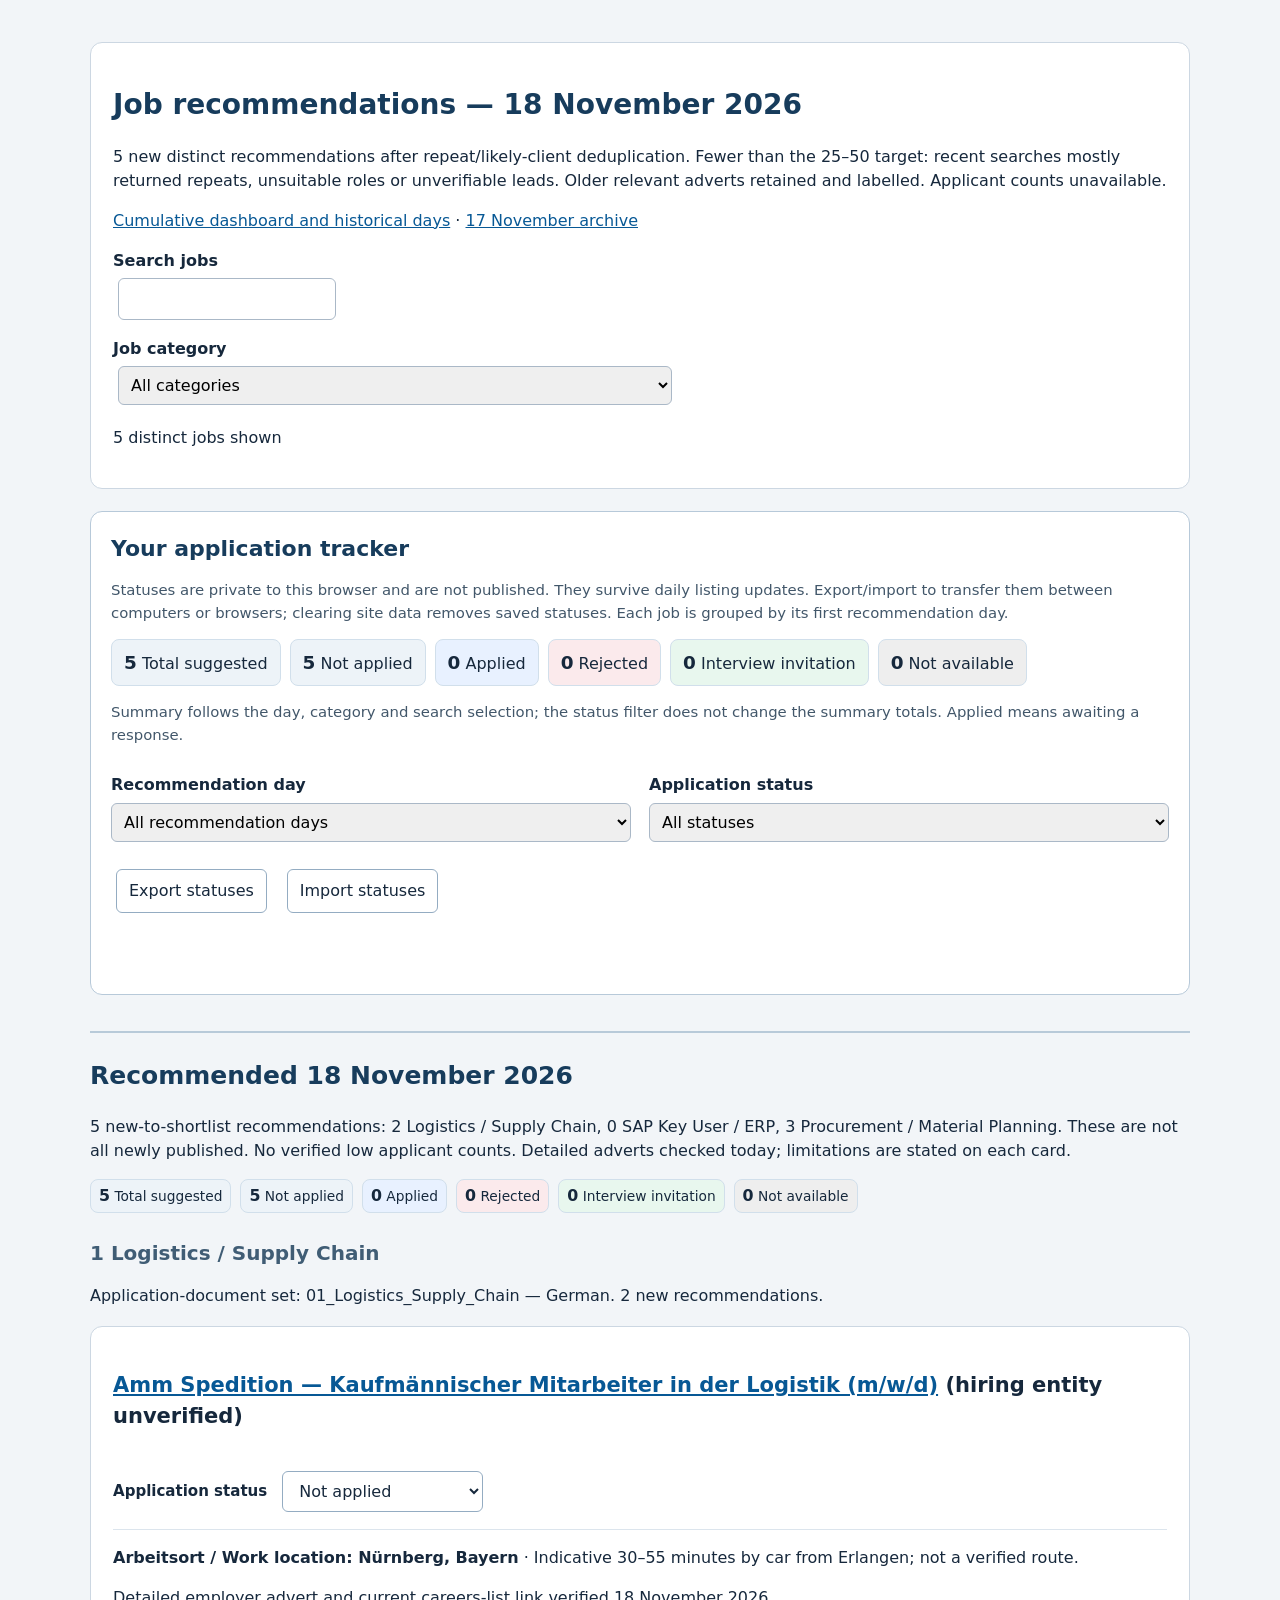
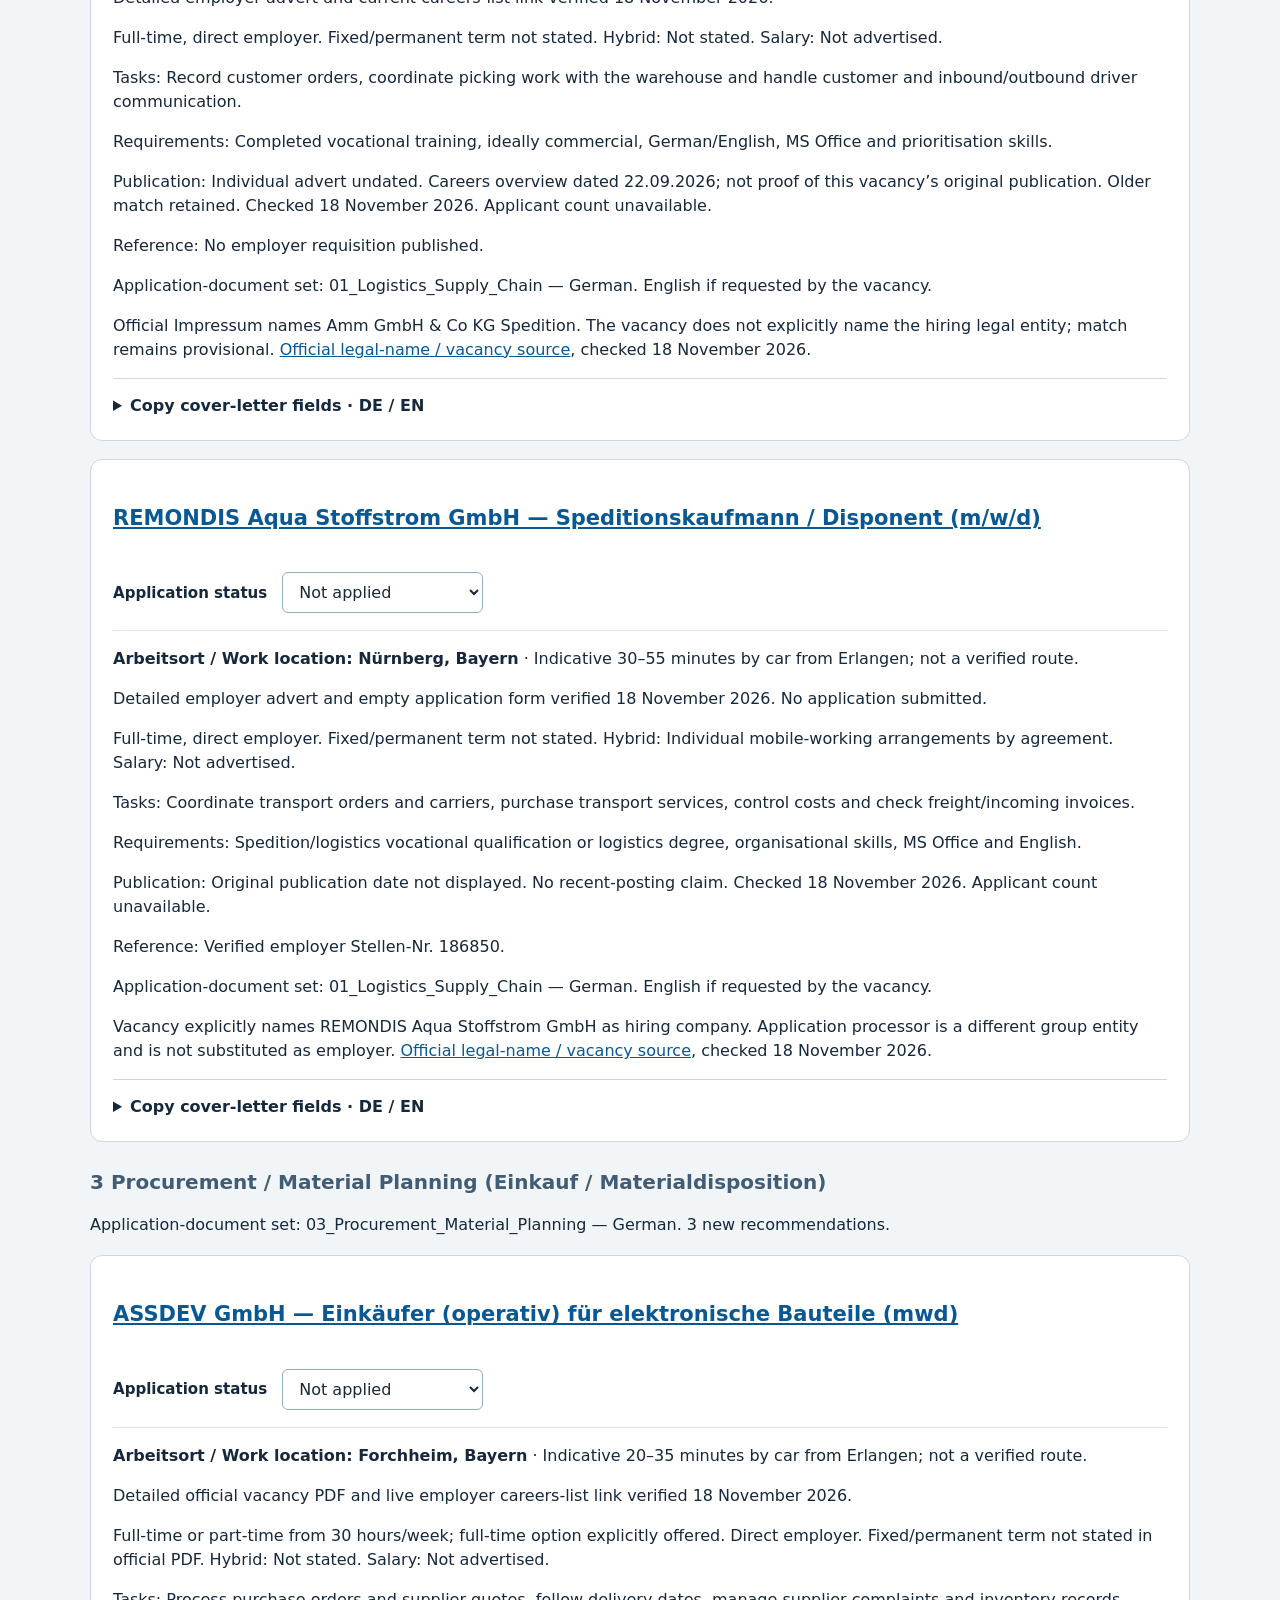
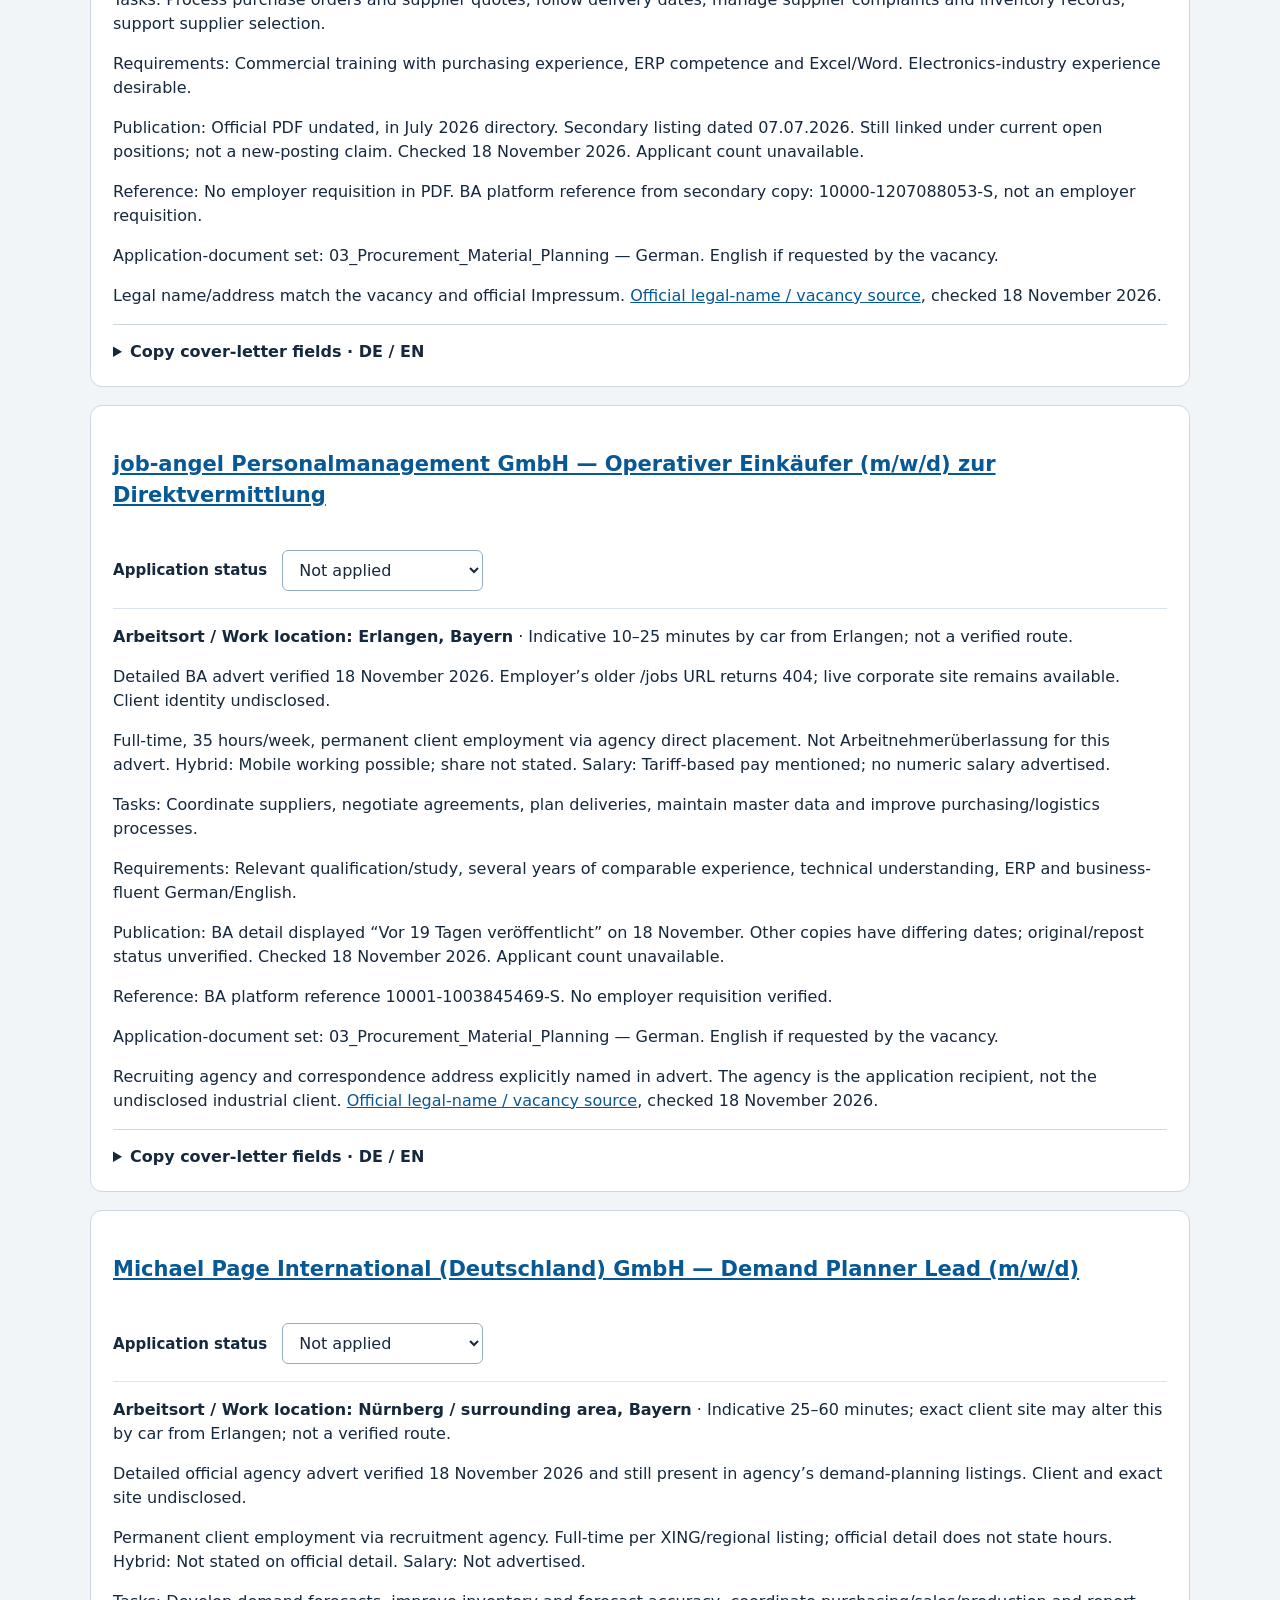
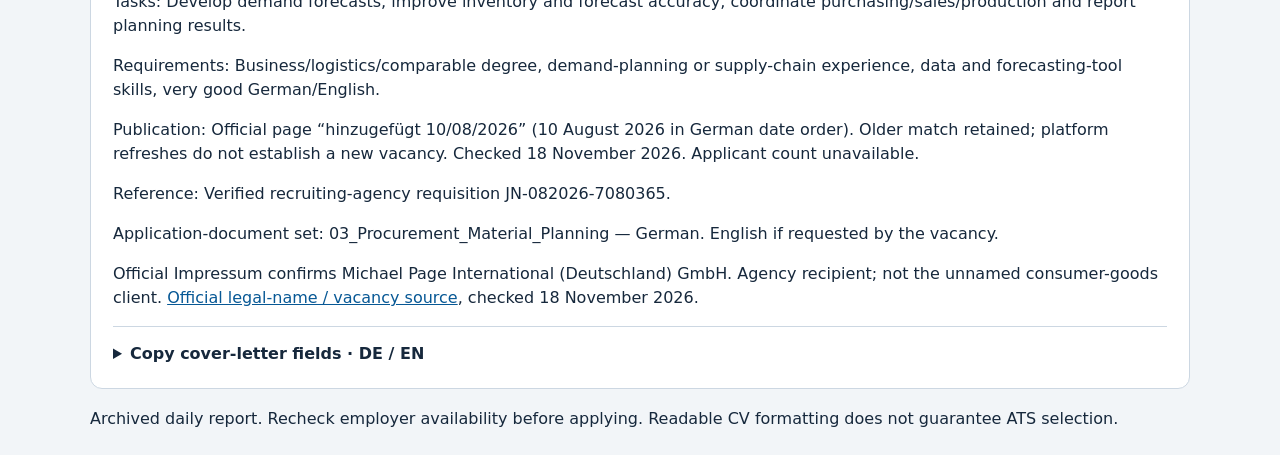
<file: reports/2026-11-18.html>
<!doctype html><html lang="en"><head><meta charset="utf-8"><meta name="viewport" content="width=device-width,initial-scale=1"><title>Erlangen jobs — 18 November 2026</title><link rel="stylesheet" href="../assets/dashboard-base.css"><link rel="stylesheet" href="../assets/job-tracker.css"></head><body><header><h1>Job recommendations — 18 November 2026</h1><p>5 new distinct recommendations after repeat/likely-client deduplication. Fewer than the 25–50 target: recent searches mostly returned repeats, unsuitable roles or unverifiable leads. Older relevant adverts retained and labelled. Applicant counts unavailable.</p><p><a href="../index.html">Cumulative dashboard and historical days</a> · <a href="2026-11-17.html">17 November archive</a></p><label for="search">Search jobs</label><input id="search" type="search"><label for="category">Job category</label><select id="category"><option value="all">All categories</option><option value="1">1 Logistics / Supply Chain</option><option value="2">2 SAP Key User / ERP</option><option value="3">3 Procurement / Material Planning (Einkauf / Materialdisposition)</option></select><p id="count"></p></header><section class="recommendation-day" data-day="2026-11-18"><h2>Recommended 18 November 2026</h2><p>5 new-to-shortlist recommendations: 2 Logistics / Supply Chain, 0 SAP Key User / ERP, 3 Procurement / Material Planning. These are not all newly published. No verified low applicant counts. Detailed adverts checked today; limitations are stated on each card.</p><div class="day-status-summary" aria-label="Status summary for 2026-11-18"></div><section data-category="1"><h3>1 Logistics / Supply Chain</h3><p>Application-document set: 01_Logistics_Supply_Chain — German. 2 new recommendations.</p><article data-job-key="amm-spedition.de/stellenangebot-mitarbeiter-in-der-logistikabwicklung" data-recommended="2026-11-18" data-primary-category="1"><h3><a href="https://amm-spedition.de/stellenangebot-mitarbeiter-in-der-logistikabwicklung/">Amm Spedition — Kaufmännischer Mitarbeiter in der Logistik (m/w/d)</a> (hiring entity unverified)</h3><p><strong>Arbeitsort / Work location: Nürnberg, Bayern</strong> · Indicative 30–55 minutes by car from Erlangen; not a verified route.</p><p>Detailed employer advert and current careers-list link verified 18 November 2026.</p><p>Full-time, direct employer. Fixed/permanent term not stated. Hybrid: Not stated. Salary: Not advertised.</p><p>Tasks: Record customer orders, coordinate picking work with the warehouse and handle customer and inbound/outbound driver communication.</p><p>Requirements: Completed vocational training, ideally commercial, German/English, MS Office and prioritisation skills.</p><p>Publication: Individual advert undated. Careers overview dated 22.09.2026; not proof of this vacancy’s original publication. Older match retained. Checked 18 November 2026. Applicant count unavailable.</p><p>Reference: No employer requisition published.</p><p>Application-document set: 01_Logistics_Supply_Chain — German. English if requested by the vacancy.</p><p>Official Impressum names Amm GmbH &amp; Co KG Spedition. The vacancy does not explicitly name the hiring legal entity; match remains provisional. <a href="https://amm-spedition.de/impressum/">Official legal-name / vacancy source</a>, checked 18 November 2026.</p><details><summary>Copy cover-letter fields · DE / EN</summary><p>Impressum office: Hamburger Str. 99, 90451 Nürnberg. Dedicated application recipient/address and exact work site not explicitly confirmed. Copy fields keep known town visible; missing postal fields require confirmation. Omit the reference line; no employer requisition verified.</p><button type="button" data-language="de" aria-pressed="true">DE</button><button type="button" data-language="en" aria-pressed="false">EN</button><div data-copy-language="de"><label for="n18-amm-de-company">[Unternehmen]</label><textarea readonly id="n18-amm-de-company">Unverified / not supplied — confirm or omit before sending</textarea><p class="warning">Unverified or missing: copying disabled.</p><label for="n18-amm-de-contact">[Ansprechperson oder Personalabteilung]</label><textarea readonly id="n18-amm-de-contact">Personalabteilung</textarea><button type="button" data-copy="n18-amm-de-contact">Copy</button><label for="n18-amm-de-street">[Straße und Hausnummer]</label><textarea readonly id="n18-amm-de-street">Unverified / not supplied — confirm or omit before sending</textarea><p class="warning">Unverified or missing: copying disabled.</p><label for="n18-amm-de-city">[PLZ und Ort]</label><textarea readonly id="n18-amm-de-city">Nürnberg, Bayern</textarea><button type="button" data-copy="n18-amm-de-city">Copy</button><label for="n18-amm-de-work">Arbeitsort (nicht automatisch Postanschrift)</label><textarea readonly id="n18-amm-de-work">Nürnberg, Bayern</textarea><button type="button" data-copy="n18-amm-de-work">Copy</button><label for="n18-amm-de-date">[Datum]</label><textarea readonly id="n18-amm-de-date" data-letter-date="de">18.11.2026</textarea><button type="button" data-copy="n18-amm-de-date">Copy</button><label for="n18-amm-de-title">[Stellenbezeichnung]</label><textarea readonly id="n18-amm-de-title">Kaufmännischer Mitarbeiter in der Logistik (m/w/d)</textarea><button type="button" data-copy="n18-amm-de-title">Copy</button><label for="n18-amm-de-ref">[Kennziffer, falls vorhanden]</label><textarea readonly id="n18-amm-de-ref">Unverified / not supplied — confirm or omit before sending</textarea><p class="warning">Unverified or missing: copying disabled.</p><label for="n18-amm-de-opening">[konkrete logistische Aufgabe]</label><textarea readonly id="n18-amm-de-opening">die zuverlässige Auftragsabwicklung und die Abstimmung mit dem Lagerteam</textarea><button type="button" data-copy="n18-amm-de-opening">Copy</button><label for="n18-amm-de-closing">[wichtigste Aufgabe der Stelle]</label><textarea readonly id="n18-amm-de-closing">der Auftragsabwicklung und der Abstimmung mit dem Lagerteam</textarea><button type="button" data-copy="n18-amm-de-closing">Copy</button><label for="n18-amm-de-subject">Betreff</label><textarea readonly id="n18-amm-de-subject">Bewerbung als Kaufmännischer Mitarbeiter in der Logistik (m/w/d)</textarea><button type="button" data-copy="n18-amm-de-subject">Copy</button><label for="n18-amm-de-greeting">Anrede</label><textarea readonly id="n18-amm-de-greeting">Sehr geehrte Damen und Herren,</textarea><button type="button" data-copy="n18-amm-de-greeting">Copy</button><label for="n18-amm-de-recipient">Empfängerblock (nur bei verifizierter Anschrift)</label><textarea readonly id="n18-amm-de-recipient">Unverified / not supplied — confirm or omit before sending</textarea><p class="warning">Unverified or missing: copying disabled.</p></div><div data-copy-language="en" hidden><label for="n18-amm-en-company">[Company]</label><textarea readonly id="n18-amm-en-company">Unverified / not supplied — confirm or omit before sending</textarea><p class="warning">Unverified or missing: copying disabled.</p><label for="n18-amm-en-contact">[Contact person or Hiring Team]</label><textarea readonly id="n18-amm-en-contact">Hiring Team</textarea><button type="button" data-copy="n18-amm-en-contact">Copy</button><label for="n18-amm-en-street">[Street address]</label><textarea readonly id="n18-amm-en-street">Unverified / not supplied — confirm or omit before sending</textarea><p class="warning">Unverified or missing: copying disabled.</p><label for="n18-amm-en-city">[Postcode and city]</label><textarea readonly id="n18-amm-en-city">Nürnberg, Bayern</textarea><button type="button" data-copy="n18-amm-en-city">Copy</button><label for="n18-amm-en-work">Work location (not automatically mailing address)</label><textarea readonly id="n18-amm-en-work">Nürnberg, Bayern</textarea><button type="button" data-copy="n18-amm-en-work">Copy</button><label for="n18-amm-en-date">[Date]</label><textarea readonly id="n18-amm-en-date" data-letter-date="en">18 November 2026</textarea><button type="button" data-copy="n18-amm-en-date">Copy</button><label for="n18-amm-en-title">[Job title]</label><textarea readonly id="n18-amm-en-title">Kaufmännischer Mitarbeiter in der Logistik (m/w/d)</textarea><button type="button" data-copy="n18-amm-en-title">Copy</button><label for="n18-amm-en-ref">[Job ID, if applicable]</label><textarea readonly id="n18-amm-en-ref">Unverified / not supplied — confirm or omit before sending</textarea><p class="warning">Unverified or missing: copying disabled.</p><label for="n18-amm-en-opening">[specific logistics priority]</label><textarea readonly id="n18-amm-en-opening">reliable order processing and warehouse-team coordination</textarea><button type="button" data-copy="n18-amm-en-opening">Copy</button><label for="n18-amm-en-closing">[key priority of the role]</label><textarea readonly id="n18-amm-en-closing">order processing and warehouse-team coordination</textarea><button type="button" data-copy="n18-amm-en-closing">Copy</button><label for="n18-amm-en-subject">Subject</label><textarea readonly id="n18-amm-en-subject">Application for Kaufmännischer Mitarbeiter in der Logistik (m/w/d)</textarea><button type="button" data-copy="n18-amm-en-subject">Copy</button><label for="n18-amm-en-greeting">Greeting</label><textarea readonly id="n18-amm-en-greeting">Dear Hiring Team,</textarea><button type="button" data-copy="n18-amm-en-greeting">Copy</button><label for="n18-amm-en-recipient">Recipient block (verified address only)</label><textarea readonly id="n18-amm-en-recipient">Unverified / not supplied — confirm or omit before sending</textarea><p class="warning">Unverified or missing: copying disabled.</p></div><p class="warning">Check every replacement and any unverified recipient or address before sending.</p><p class="copy-status" role="status" aria-live="polite"></p></details></article><article data-job-key="remondis-karriere.de/kaufmaennisch/jobs/speditionskaufmann-disponent-m-w-d/39f1be6a-2ffe-4ae3-aace-d3ccd6bb9b30" data-recommended="2026-11-18" data-primary-category="1"><h3><a href="https://remondis-karriere.de/kaufmaennisch/jobs/speditionskaufmann-disponent-m-w-d/39f1be6a-2ffe-4ae3-aace-d3ccd6bb9b30">REMONDIS Aqua Stoffstrom GmbH — Speditionskaufmann / Disponent (m/w/d)</a></h3><p><strong>Arbeitsort / Work location: Nürnberg, Bayern</strong> · Indicative 30–55 minutes by car from Erlangen; not a verified route.</p><p>Detailed employer advert and empty application form verified 18 November 2026. No application submitted.</p><p>Full-time, direct employer. Fixed/permanent term not stated. Hybrid: Individual mobile-working arrangements by agreement. Salary: Not advertised.</p><p>Tasks: Coordinate transport orders and carriers, purchase transport services, control costs and check freight/incoming invoices.</p><p>Requirements: Spedition/logistics vocational qualification or logistics degree, organisational skills, MS Office and English.</p><p>Publication: Original publication date not displayed. No recent-posting claim. Checked 18 November 2026. Applicant count unavailable.</p><p>Reference: Verified employer Stellen-Nr. 186850.</p><p>Application-document set: 01_Logistics_Supply_Chain — German. English if requested by the vacancy.</p><p>Vacancy explicitly names REMONDIS Aqua Stoffstrom GmbH as hiring company. Application processor is a different group entity and is not substituted as employer. <a href="https://remondis-karriere.de/kaufmaennisch/jobs/speditionskaufmann-disponent-m-w-d/39f1be6a-2ffe-4ae3-aace-d3ccd6bb9b30">Official legal-name / vacancy source</a>, checked 18 November 2026.</p><details><summary>Copy cover-letter fields · DE / EN</summary><p>Advertised work town only. Postal application address and postcode not verified. Named advert contact’s HR/hiring-manager role is not stated. Use the verified reference below.</p><button type="button" data-language="de" aria-pressed="true">DE</button><button type="button" data-language="en" aria-pressed="false">EN</button><div data-copy-language="de"><label for="n18-remondis-de-company">[Unternehmen]</label><textarea readonly id="n18-remondis-de-company">REMONDIS Aqua Stoffstrom GmbH</textarea><button type="button" data-copy="n18-remondis-de-company">Copy</button><label for="n18-remondis-de-contact">[Ansprechperson oder Personalabteilung]</label><textarea readonly id="n18-remondis-de-contact">Sascha Wieck</textarea><button type="button" data-copy="n18-remondis-de-contact">Copy</button><label for="n18-remondis-de-street">[Straße und Hausnummer]</label><textarea readonly id="n18-remondis-de-street">Unverified / not supplied — confirm or omit before sending</textarea><p class="warning">Unverified or missing: copying disabled.</p><label for="n18-remondis-de-city">[PLZ und Ort]</label><textarea readonly id="n18-remondis-de-city">Nürnberg, Bayern</textarea><button type="button" data-copy="n18-remondis-de-city">Copy</button><label for="n18-remondis-de-work">Arbeitsort (nicht automatisch Postanschrift)</label><textarea readonly id="n18-remondis-de-work">Nürnberg, Bayern</textarea><button type="button" data-copy="n18-remondis-de-work">Copy</button><label for="n18-remondis-de-date">[Datum]</label><textarea readonly id="n18-remondis-de-date" data-letter-date="de">18.11.2026</textarea><button type="button" data-copy="n18-remondis-de-date">Copy</button><label for="n18-remondis-de-title">[Stellenbezeichnung]</label><textarea readonly id="n18-remondis-de-title">Speditionskaufmann / Disponent (m/w/d)</textarea><button type="button" data-copy="n18-remondis-de-title">Copy</button><label for="n18-remondis-de-ref">[Kennziffer, falls vorhanden]</label><textarea readonly id="n18-remondis-de-ref">186850</textarea><button type="button" data-copy="n18-remondis-de-ref">Copy</button><label for="n18-remondis-de-opening">[konkrete logistische Aufgabe]</label><textarea readonly id="n18-remondis-de-opening">die Koordination von Transportleistungen und die Prüfung von Frachtrechnungen</textarea><button type="button" data-copy="n18-remondis-de-opening">Copy</button><label for="n18-remondis-de-closing">[wichtigste Aufgabe der Stelle]</label><textarea readonly id="n18-remondis-de-closing">der Transportkoordination und der Prüfung von Frachtrechnungen</textarea><button type="button" data-copy="n18-remondis-de-closing">Copy</button><label for="n18-remondis-de-subject">Betreff</label><textarea readonly id="n18-remondis-de-subject">Bewerbung als Speditionskaufmann / Disponent (m/w/d)</textarea><button type="button" data-copy="n18-remondis-de-subject">Copy</button><label for="n18-remondis-de-greeting">Anrede</label><textarea readonly id="n18-remondis-de-greeting">Sehr geehrter Herr Wieck,</textarea><button type="button" data-copy="n18-remondis-de-greeting">Copy</button><label for="n18-remondis-de-recipient">Empfängerblock (nur bei verifizierter Anschrift)</label><textarea readonly id="n18-remondis-de-recipient">Unverified / not supplied — confirm or omit before sending</textarea><p class="warning">Unverified or missing: copying disabled.</p></div><div data-copy-language="en" hidden><label for="n18-remondis-en-company">[Company]</label><textarea readonly id="n18-remondis-en-company">REMONDIS Aqua Stoffstrom GmbH</textarea><button type="button" data-copy="n18-remondis-en-company">Copy</button><label for="n18-remondis-en-contact">[Contact person or Hiring Team]</label><textarea readonly id="n18-remondis-en-contact">Sascha Wieck</textarea><button type="button" data-copy="n18-remondis-en-contact">Copy</button><label for="n18-remondis-en-street">[Street address]</label><textarea readonly id="n18-remondis-en-street">Unverified / not supplied — confirm or omit before sending</textarea><p class="warning">Unverified or missing: copying disabled.</p><label for="n18-remondis-en-city">[Postcode and city]</label><textarea readonly id="n18-remondis-en-city">Nürnberg, Bayern</textarea><button type="button" data-copy="n18-remondis-en-city">Copy</button><label for="n18-remondis-en-work">Work location (not automatically mailing address)</label><textarea readonly id="n18-remondis-en-work">Nürnberg, Bayern</textarea><button type="button" data-copy="n18-remondis-en-work">Copy</button><label for="n18-remondis-en-date">[Date]</label><textarea readonly id="n18-remondis-en-date" data-letter-date="en">18 November 2026</textarea><button type="button" data-copy="n18-remondis-en-date">Copy</button><label for="n18-remondis-en-title">[Job title]</label><textarea readonly id="n18-remondis-en-title">Speditionskaufmann / Disponent (m/w/d)</textarea><button type="button" data-copy="n18-remondis-en-title">Copy</button><label for="n18-remondis-en-ref">[Job ID, if applicable]</label><textarea readonly id="n18-remondis-en-ref">186850</textarea><button type="button" data-copy="n18-remondis-en-ref">Copy</button><label for="n18-remondis-en-opening">[specific logistics priority]</label><textarea readonly id="n18-remondis-en-opening">coordinating transport services and checking freight invoices</textarea><button type="button" data-copy="n18-remondis-en-opening">Copy</button><label for="n18-remondis-en-closing">[key priority of the role]</label><textarea readonly id="n18-remondis-en-closing">transport-service coordination and freight-invoice verification</textarea><button type="button" data-copy="n18-remondis-en-closing">Copy</button><label for="n18-remondis-en-subject">Subject</label><textarea readonly id="n18-remondis-en-subject">Application for Speditionskaufmann / Disponent (m/w/d)</textarea><button type="button" data-copy="n18-remondis-en-subject">Copy</button><label for="n18-remondis-en-greeting">Greeting</label><textarea readonly id="n18-remondis-en-greeting">Dear Mr Wieck,</textarea><button type="button" data-copy="n18-remondis-en-greeting">Copy</button><label for="n18-remondis-en-recipient">Recipient block (verified address only)</label><textarea readonly id="n18-remondis-en-recipient">Unverified / not supplied — confirm or omit before sending</textarea><p class="warning">Unverified or missing: copying disabled.</p></div><p class="warning">Check every replacement and any unverified recipient or address before sending.</p><p class="copy-status" role="status" aria-live="polite"></p></details></article></section><section data-category="2"><h3>2 SAP Key User / ERP</h3><p>Application-document set: 02_SAP_Key_User_ERP — German. 0 new recommendations.</p><p>No new suitable verified vacancies today. Previous suggestions remain under their original recommendation days.</p></section><section data-category="3"><h3>3 Procurement / Material Planning (Einkauf / Materialdisposition)</h3><p>Application-document set: 03_Procurement_Material_Planning — German. 3 new recommendations.</p><article data-job-key="assdev.de/wp-content/uploads/2026/07/Stellenausschreibung-Einkauf.pdf" data-recommended="2026-11-18" data-primary-category="3"><h3><a href="https://assdev.de/wp-content/uploads/2026/07/Stellenausschreibung-Einkauf.pdf">ASSDEV GmbH — Einkäufer (operativ) für elektronische Bauteile (mwd)</a></h3><p><strong>Arbeitsort / Work location: Forchheim, Bayern</strong> · Indicative 20–35 minutes by car from Erlangen; not a verified route.</p><p>Detailed official vacancy PDF and live employer careers-list link verified 18 November 2026.</p><p>Full-time or part-time from 30 hours/week; full-time option explicitly offered. Direct employer. Fixed/permanent term not stated in official PDF. Hybrid: Not stated. Salary: Not advertised.</p><p>Tasks: Process purchase orders and supplier quotes, follow delivery dates, manage supplier complaints and inventory records, support supplier selection.</p><p>Requirements: Commercial training with purchasing experience, ERP competence and Excel/Word. Electronics-industry experience desirable.</p><p>Publication: Official PDF undated, in July 2026 directory. Secondary listing dated 07.07.2026. Still linked under current open positions; not a new-posting claim. Checked 18 November 2026. Applicant count unavailable.</p><p>Reference: No employer requisition in PDF. BA platform reference from secondary copy: 10000-1207088053-S, not an employer requisition.</p><p>Application-document set: 03_Procurement_Material_Planning — German. English if requested by the vacancy.</p><p>Legal name/address match the vacancy and official Impressum. <a href="https://assdev.de/impressum/">Official legal-name / vacancy source</a>, checked 18 November 2026.</p><details><summary>Copy cover-letter fields · DE / EN</summary><p>Application contact and address explicitly in official vacancy PDF. Career page also names Sabine Horn. Omit the reference line; no employer requisition verified.</p><button type="button" data-language="de" aria-pressed="true">DE</button><button type="button" data-language="en" aria-pressed="false">EN</button><div data-copy-language="de"><label for="n18-assdev-de-company">[Unternehmen]</label><textarea readonly id="n18-assdev-de-company">ASSDEV GmbH</textarea><button type="button" data-copy="n18-assdev-de-company">Copy</button><label for="n18-assdev-de-contact">[Ansprechperson oder Personalabteilung]</label><textarea readonly id="n18-assdev-de-contact">Sabine Horn</textarea><button type="button" data-copy="n18-assdev-de-contact">Copy</button><label for="n18-assdev-de-street">[Straße und Hausnummer]</label><textarea readonly id="n18-assdev-de-street">Breitweidig 9</textarea><button type="button" data-copy="n18-assdev-de-street">Copy</button><label for="n18-assdev-de-city">[PLZ und Ort]</label><textarea readonly id="n18-assdev-de-city">91301 Forchheim, Bayern</textarea><button type="button" data-copy="n18-assdev-de-city">Copy</button><label for="n18-assdev-de-work">Arbeitsort (nicht automatisch Postanschrift)</label><textarea readonly id="n18-assdev-de-work">Forchheim, Bayern</textarea><button type="button" data-copy="n18-assdev-de-work">Copy</button><label for="n18-assdev-de-date">[Datum]</label><textarea readonly id="n18-assdev-de-date" data-letter-date="de">18.11.2026</textarea><button type="button" data-copy="n18-assdev-de-date">Copy</button><label for="n18-assdev-de-title">[Stellenbezeichnung]</label><textarea readonly id="n18-assdev-de-title">Einkäufer (operativ) für elektronische Bauteile (mwd)</textarea><button type="button" data-copy="n18-assdev-de-title">Copy</button><label for="n18-assdev-de-ref">[Kennziffer, falls vorhanden]</label><textarea readonly id="n18-assdev-de-ref">Unverified / not supplied — confirm or omit before sending</textarea><p class="warning">Unverified or missing: copying disabled.</p><label for="n18-assdev-de-opening">[konkrete Einkaufs- oder Dispositionsaufgabe]</label><textarea readonly id="n18-assdev-de-opening">die operative Beschaffung und die zuverlässige Lieferterminverfolgung</textarea><button type="button" data-copy="n18-assdev-de-opening">Copy</button><label for="n18-assdev-de-closing">[wichtigste Aufgabe der Stelle]</label><textarea readonly id="n18-assdev-de-closing">der operativen Beschaffung und der Lieferterminverfolgung</textarea><button type="button" data-copy="n18-assdev-de-closing">Copy</button><label for="n18-assdev-de-subject">Betreff</label><textarea readonly id="n18-assdev-de-subject">Bewerbung als Einkäufer (operativ) für elektronische Bauteile (mwd)</textarea><button type="button" data-copy="n18-assdev-de-subject">Copy</button><label for="n18-assdev-de-greeting">Anrede</label><textarea readonly id="n18-assdev-de-greeting">Sehr geehrte Frau Horn,</textarea><button type="button" data-copy="n18-assdev-de-greeting">Copy</button><label for="n18-assdev-de-recipient">Empfängerblock (nur bei verifizierter Anschrift)</label><textarea readonly id="n18-assdev-de-recipient">ASSDEV GmbH
Sabine Horn
Breitweidig 9
91301 Forchheim, Bayern</textarea><button type="button" data-copy="n18-assdev-de-recipient">Copy</button></div><div data-copy-language="en" hidden><label for="n18-assdev-en-company">[Company]</label><textarea readonly id="n18-assdev-en-company">ASSDEV GmbH</textarea><button type="button" data-copy="n18-assdev-en-company">Copy</button><label for="n18-assdev-en-contact">[Contact person or Hiring Team]</label><textarea readonly id="n18-assdev-en-contact">Sabine Horn</textarea><button type="button" data-copy="n18-assdev-en-contact">Copy</button><label for="n18-assdev-en-street">[Street address]</label><textarea readonly id="n18-assdev-en-street">Breitweidig 9</textarea><button type="button" data-copy="n18-assdev-en-street">Copy</button><label for="n18-assdev-en-city">[Postcode and city]</label><textarea readonly id="n18-assdev-en-city">91301 Forchheim, Bayern</textarea><button type="button" data-copy="n18-assdev-en-city">Copy</button><label for="n18-assdev-en-work">Work location (not automatically mailing address)</label><textarea readonly id="n18-assdev-en-work">Forchheim, Bayern</textarea><button type="button" data-copy="n18-assdev-en-work">Copy</button><label for="n18-assdev-en-date">[Date]</label><textarea readonly id="n18-assdev-en-date" data-letter-date="en">18 November 2026</textarea><button type="button" data-copy="n18-assdev-en-date">Copy</button><label for="n18-assdev-en-title">[Job title]</label><textarea readonly id="n18-assdev-en-title">Einkäufer (operativ) für elektronische Bauteile (mwd)</textarea><button type="button" data-copy="n18-assdev-en-title">Copy</button><label for="n18-assdev-en-ref">[Job ID, if applicable]</label><textarea readonly id="n18-assdev-en-ref">Unverified / not supplied — confirm or omit before sending</textarea><p class="warning">Unverified or missing: copying disabled.</p><label for="n18-assdev-en-opening">[specific purchasing or planning priority]</label><textarea readonly id="n18-assdev-en-opening">operational purchasing and reliable delivery follow-up</textarea><button type="button" data-copy="n18-assdev-en-opening">Copy</button><label for="n18-assdev-en-closing">[key priority of the role]</label><textarea readonly id="n18-assdev-en-closing">purchasing and delivery follow-up</textarea><button type="button" data-copy="n18-assdev-en-closing">Copy</button><label for="n18-assdev-en-subject">Subject</label><textarea readonly id="n18-assdev-en-subject">Application for Einkäufer (operativ) für elektronische Bauteile (mwd)</textarea><button type="button" data-copy="n18-assdev-en-subject">Copy</button><label for="n18-assdev-en-greeting">Greeting</label><textarea readonly id="n18-assdev-en-greeting">Dear Ms Horn,</textarea><button type="button" data-copy="n18-assdev-en-greeting">Copy</button><label for="n18-assdev-en-recipient">Recipient block (verified address only)</label><textarea readonly id="n18-assdev-en-recipient">ASSDEV GmbH
Sabine Horn
Breitweidig 9
91301 Forchheim, Bayern</textarea><button type="button" data-copy="n18-assdev-en-recipient">Copy</button></div><p class="warning">Check every replacement and any unverified recipient or address before sending.</p><p class="copy-status" role="status" aria-live="polite"></p></details></article><article data-job-key="arbeitsagentur.de/jobsuche/jobdetail/10001-1003845469-S" data-recommended="2026-11-18" data-primary-category="3"><h3><a href="https://www.arbeitsagentur.de/jobsuche/jobdetail/10001-1003845469-S">job-angel Personalmanagement GmbH — Operativer Einkäufer (m/w/d) zur Direktvermittlung</a></h3><p><strong>Arbeitsort / Work location: Erlangen, Bayern</strong> · Indicative 10–25 minutes by car from Erlangen; not a verified route.</p><p>Detailed BA advert verified 18 November 2026. Employer’s older /jobs URL returns 404; live corporate site remains available. Client identity undisclosed.</p><p>Full-time, 35 hours/week, permanent client employment via agency direct placement. Not Arbeitnehmerüberlassung for this advert. Hybrid: Mobile working possible; share not stated. Salary: Tariff-based pay mentioned; no numeric salary advertised.</p><p>Tasks: Coordinate suppliers, negotiate agreements, plan deliveries, maintain master data and improve purchasing/logistics processes.</p><p>Requirements: Relevant qualification/study, several years of comparable experience, technical understanding, ERP and business-fluent German/English.</p><p>Publication: BA detail displayed “Vor 19 Tagen veröffentlicht” on 18 November. Other copies have differing dates; original/repost status unverified. Checked 18 November 2026. Applicant count unavailable.</p><p>Reference: BA platform reference 10001-1003845469-S. No employer requisition verified.</p><p>Application-document set: 03_Procurement_Material_Planning — German. English if requested by the vacancy.</p><p>Recruiting agency and correspondence address explicitly named in advert. The agency is the application recipient, not the undisclosed industrial client. <a href="https://www.arbeitsagentur.de/jobsuche/jobdetail/10001-1003845469-S">Official legal-name / vacancy source</a>, checked 18 November 2026.</p><details><summary>Copy cover-letter fields · DE / EN</summary><p>Agency application address in Nürnberg. Client work location is Erlangen; exact client site/postcode not published. Omit the reference line; no employer requisition verified.</p><button type="button" data-language="de" aria-pressed="true">DE</button><button type="button" data-language="en" aria-pressed="false">EN</button><div data-copy-language="de"><label for="n18-jobangel-de-company">[Unternehmen]</label><textarea readonly id="n18-jobangel-de-company">job-angel Personalmanagement GmbH</textarea><button type="button" data-copy="n18-jobangel-de-company">Copy</button><label for="n18-jobangel-de-contact">[Ansprechperson oder Personalabteilung]</label><textarea readonly id="n18-jobangel-de-contact">Nikola Schropp</textarea><button type="button" data-copy="n18-jobangel-de-contact">Copy</button><label for="n18-jobangel-de-street">[Straße und Hausnummer]</label><textarea readonly id="n18-jobangel-de-street">Neuwieder Str. 15</textarea><button type="button" data-copy="n18-jobangel-de-street">Copy</button><label for="n18-jobangel-de-city">[PLZ und Ort]</label><textarea readonly id="n18-jobangel-de-city">90411 Nürnberg, Bayern</textarea><button type="button" data-copy="n18-jobangel-de-city">Copy</button><label for="n18-jobangel-de-work">Arbeitsort (nicht automatisch Postanschrift)</label><textarea readonly id="n18-jobangel-de-work">Erlangen, Bayern</textarea><button type="button" data-copy="n18-jobangel-de-work">Copy</button><label for="n18-jobangel-de-date">[Datum]</label><textarea readonly id="n18-jobangel-de-date" data-letter-date="de">18.11.2026</textarea><button type="button" data-copy="n18-jobangel-de-date">Copy</button><label for="n18-jobangel-de-title">[Stellenbezeichnung]</label><textarea readonly id="n18-jobangel-de-title">Operativer Einkäufer (m/w/d) zur Direktvermittlung</textarea><button type="button" data-copy="n18-jobangel-de-title">Copy</button><label for="n18-jobangel-de-ref">[Kennziffer, falls vorhanden]</label><textarea readonly id="n18-jobangel-de-ref">Unverified / not supplied — confirm or omit before sending</textarea><p class="warning">Unverified or missing: copying disabled.</p><label for="n18-jobangel-de-opening">[konkrete Einkaufs- oder Dispositionsaufgabe]</label><textarea readonly id="n18-jobangel-de-opening">die Lieferantenkoordination und die zuverlässige Materialdisposition</textarea><button type="button" data-copy="n18-jobangel-de-opening">Copy</button><label for="n18-jobangel-de-closing">[wichtigste Aufgabe der Stelle]</label><textarea readonly id="n18-jobangel-de-closing">der Lieferantenkoordination und der Materialdisposition</textarea><button type="button" data-copy="n18-jobangel-de-closing">Copy</button><label for="n18-jobangel-de-subject">Betreff</label><textarea readonly id="n18-jobangel-de-subject">Bewerbung als Operativer Einkäufer (m/w/d) zur Direktvermittlung</textarea><button type="button" data-copy="n18-jobangel-de-subject">Copy</button><label for="n18-jobangel-de-greeting">Anrede</label><textarea readonly id="n18-jobangel-de-greeting">Sehr geehrte Frau Schropp,</textarea><button type="button" data-copy="n18-jobangel-de-greeting">Copy</button><label for="n18-jobangel-de-recipient">Empfängerblock (nur bei verifizierter Anschrift)</label><textarea readonly id="n18-jobangel-de-recipient">job-angel Personalmanagement GmbH
Nikola Schropp
Neuwieder Str. 15
90411 Nürnberg, Bayern</textarea><button type="button" data-copy="n18-jobangel-de-recipient">Copy</button></div><div data-copy-language="en" hidden><label for="n18-jobangel-en-company">[Company]</label><textarea readonly id="n18-jobangel-en-company">job-angel Personalmanagement GmbH</textarea><button type="button" data-copy="n18-jobangel-en-company">Copy</button><label for="n18-jobangel-en-contact">[Contact person or Hiring Team]</label><textarea readonly id="n18-jobangel-en-contact">Nikola Schropp</textarea><button type="button" data-copy="n18-jobangel-en-contact">Copy</button><label for="n18-jobangel-en-street">[Street address]</label><textarea readonly id="n18-jobangel-en-street">Neuwieder Str. 15</textarea><button type="button" data-copy="n18-jobangel-en-street">Copy</button><label for="n18-jobangel-en-city">[Postcode and city]</label><textarea readonly id="n18-jobangel-en-city">90411 Nürnberg, Bayern</textarea><button type="button" data-copy="n18-jobangel-en-city">Copy</button><label for="n18-jobangel-en-work">Work location (not automatically mailing address)</label><textarea readonly id="n18-jobangel-en-work">Erlangen, Bayern</textarea><button type="button" data-copy="n18-jobangel-en-work">Copy</button><label for="n18-jobangel-en-date">[Date]</label><textarea readonly id="n18-jobangel-en-date" data-letter-date="en">18 November 2026</textarea><button type="button" data-copy="n18-jobangel-en-date">Copy</button><label for="n18-jobangel-en-title">[Job title]</label><textarea readonly id="n18-jobangel-en-title">Operativer Einkäufer (m/w/d) zur Direktvermittlung</textarea><button type="button" data-copy="n18-jobangel-en-title">Copy</button><label for="n18-jobangel-en-ref">[Job ID, if applicable]</label><textarea readonly id="n18-jobangel-en-ref">Unverified / not supplied — confirm or omit before sending</textarea><p class="warning">Unverified or missing: copying disabled.</p><label for="n18-jobangel-en-opening">[specific purchasing or planning priority]</label><textarea readonly id="n18-jobangel-en-opening">supplier coordination and reliable material planning</textarea><button type="button" data-copy="n18-jobangel-en-opening">Copy</button><label for="n18-jobangel-en-closing">[key priority of the role]</label><textarea readonly id="n18-jobangel-en-closing">supplier coordination and material planning</textarea><button type="button" data-copy="n18-jobangel-en-closing">Copy</button><label for="n18-jobangel-en-subject">Subject</label><textarea readonly id="n18-jobangel-en-subject">Application for Operativer Einkäufer (m/w/d) zur Direktvermittlung</textarea><button type="button" data-copy="n18-jobangel-en-subject">Copy</button><label for="n18-jobangel-en-greeting">Greeting</label><textarea readonly id="n18-jobangel-en-greeting">Dear Ms Schropp,</textarea><button type="button" data-copy="n18-jobangel-en-greeting">Copy</button><label for="n18-jobangel-en-recipient">Recipient block (verified address only)</label><textarea readonly id="n18-jobangel-en-recipient">job-angel Personalmanagement GmbH
Nikola Schropp
Neuwieder Str. 15
90411 Nürnberg, Bayern</textarea><button type="button" data-copy="n18-jobangel-en-recipient">Copy</button></div><p class="warning">Check every replacement and any unverified recipient or address before sending.</p><p class="copy-status" role="status" aria-live="polite"></p></details></article><article data-job-key="michaelpage.de/job-detail/demand-planner-lead-mwd/ref/jn-082026-7080365" data-recommended="2026-11-18" data-primary-category="3"><h3><a href="https://www.michaelpage.de/job-detail/demand-planner-lead-mwd/ref/jn-082026-7080365">Michael Page International (Deutschland) GmbH — Demand Planner Lead (m/w/d)</a></h3><p><strong>Arbeitsort / Work location: Nürnberg / surrounding area, Bayern</strong> · Indicative 25–60 minutes; exact client site may alter this by car from Erlangen; not a verified route.</p><p>Detailed official agency advert verified 18 November 2026 and still present in agency’s demand-planning listings. Client and exact site undisclosed.</p><p>Permanent client employment via recruitment agency. Full-time per XING/regional listing; official detail does not state hours. Hybrid: Not stated on official detail. Salary: Not advertised.</p><p>Tasks: Develop demand forecasts, improve inventory and forecast accuracy, coordinate purchasing/sales/production and report planning results.</p><p>Requirements: Business/logistics/comparable degree, demand-planning or supply-chain experience, data and forecasting-tool skills, very good German/English.</p><p>Publication: Official page “hinzugefügt 10/08/2026” (10 August 2026 in German date order). Older match retained; platform refreshes do not establish a new vacancy. Checked 18 November 2026. Applicant count unavailable.</p><p>Reference: Verified recruiting-agency requisition JN-082026-7080365.</p><p>Application-document set: 03_Procurement_Material_Planning — German. English if requested by the vacancy.</p><p>Official Impressum confirms Michael Page International (Deutschland) GmbH. Agency recipient; not the unnamed consumer-goods client. <a href="https://www.michaelpage.de/impressum">Official legal-name / vacancy source</a>, checked 18 November 2026.</p><details><summary>Copy cover-letter fields · DE / EN</summary><p>Recruiter named in vacancy. Her postal office address is not verified. Nürnberg/surrounding area is the advertised client location, not a confirmed mailing address. Use the verified reference below.</p><button type="button" data-language="de" aria-pressed="true">DE</button><button type="button" data-language="en" aria-pressed="false">EN</button><div data-copy-language="de"><label for="n18-mp-de-company">[Unternehmen]</label><textarea readonly id="n18-mp-de-company">Michael Page International (Deutschland) GmbH</textarea><button type="button" data-copy="n18-mp-de-company">Copy</button><label for="n18-mp-de-contact">[Ansprechperson oder Personalabteilung]</label><textarea readonly id="n18-mp-de-contact">Laura Esser</textarea><button type="button" data-copy="n18-mp-de-contact">Copy</button><label for="n18-mp-de-street">[Straße und Hausnummer]</label><textarea readonly id="n18-mp-de-street">Unverified / not supplied — confirm or omit before sending</textarea><p class="warning">Unverified or missing: copying disabled.</p><label for="n18-mp-de-city">[PLZ und Ort]</label><textarea readonly id="n18-mp-de-city">Nürnberg / Umgebung, Bayern</textarea><button type="button" data-copy="n18-mp-de-city">Copy</button><label for="n18-mp-de-work">Arbeitsort (nicht automatisch Postanschrift)</label><textarea readonly id="n18-mp-de-work">Nürnberg / surrounding area, Bayern</textarea><button type="button" data-copy="n18-mp-de-work">Copy</button><label for="n18-mp-de-date">[Datum]</label><textarea readonly id="n18-mp-de-date" data-letter-date="de">18.11.2026</textarea><button type="button" data-copy="n18-mp-de-date">Copy</button><label for="n18-mp-de-title">[Stellenbezeichnung]</label><textarea readonly id="n18-mp-de-title">Demand Planner Lead (m/w/d)</textarea><button type="button" data-copy="n18-mp-de-title">Copy</button><label for="n18-mp-de-ref">[Kennziffer, falls vorhanden]</label><textarea readonly id="n18-mp-de-ref">JN-082026-7080365</textarea><button type="button" data-copy="n18-mp-de-ref">Copy</button><label for="n18-mp-de-opening">[konkrete Einkaufs- oder Dispositionsaufgabe]</label><textarea readonly id="n18-mp-de-opening">die Bedarfsplanung und die Verbesserung der Prognosegenauigkeit</textarea><button type="button" data-copy="n18-mp-de-opening">Copy</button><label for="n18-mp-de-closing">[wichtigste Aufgabe der Stelle]</label><textarea readonly id="n18-mp-de-closing">der Bedarfsplanung und der Verbesserung der Prognosegenauigkeit</textarea><button type="button" data-copy="n18-mp-de-closing">Copy</button><label for="n18-mp-de-subject">Betreff</label><textarea readonly id="n18-mp-de-subject">Bewerbung als Demand Planner Lead (m/w/d)</textarea><button type="button" data-copy="n18-mp-de-subject">Copy</button><label for="n18-mp-de-greeting">Anrede</label><textarea readonly id="n18-mp-de-greeting">Sehr geehrte Frau Esser,</textarea><button type="button" data-copy="n18-mp-de-greeting">Copy</button><label for="n18-mp-de-recipient">Empfängerblock (nur bei verifizierter Anschrift)</label><textarea readonly id="n18-mp-de-recipient">Unverified / not supplied — confirm or omit before sending</textarea><p class="warning">Unverified or missing: copying disabled.</p></div><div data-copy-language="en" hidden><label for="n18-mp-en-company">[Company]</label><textarea readonly id="n18-mp-en-company">Michael Page International (Deutschland) GmbH</textarea><button type="button" data-copy="n18-mp-en-company">Copy</button><label for="n18-mp-en-contact">[Contact person or Hiring Team]</label><textarea readonly id="n18-mp-en-contact">Laura Esser</textarea><button type="button" data-copy="n18-mp-en-contact">Copy</button><label for="n18-mp-en-street">[Street address]</label><textarea readonly id="n18-mp-en-street">Unverified / not supplied — confirm or omit before sending</textarea><p class="warning">Unverified or missing: copying disabled.</p><label for="n18-mp-en-city">[Postcode and city]</label><textarea readonly id="n18-mp-en-city">Nürnberg / Umgebung, Bayern</textarea><button type="button" data-copy="n18-mp-en-city">Copy</button><label for="n18-mp-en-work">Work location (not automatically mailing address)</label><textarea readonly id="n18-mp-en-work">Nürnberg / surrounding area, Bayern</textarea><button type="button" data-copy="n18-mp-en-work">Copy</button><label for="n18-mp-en-date">[Date]</label><textarea readonly id="n18-mp-en-date" data-letter-date="en">18 November 2026</textarea><button type="button" data-copy="n18-mp-en-date">Copy</button><label for="n18-mp-en-title">[Job title]</label><textarea readonly id="n18-mp-en-title">Demand Planner Lead (m/w/d)</textarea><button type="button" data-copy="n18-mp-en-title">Copy</button><label for="n18-mp-en-ref">[Job ID, if applicable]</label><textarea readonly id="n18-mp-en-ref">JN-082026-7080365</textarea><button type="button" data-copy="n18-mp-en-ref">Copy</button><label for="n18-mp-en-opening">[specific purchasing or planning priority]</label><textarea readonly id="n18-mp-en-opening">demand planning and improving forecast accuracy</textarea><button type="button" data-copy="n18-mp-en-opening">Copy</button><label for="n18-mp-en-closing">[key priority of the role]</label><textarea readonly id="n18-mp-en-closing">demand planning and forecast improvement</textarea><button type="button" data-copy="n18-mp-en-closing">Copy</button><label for="n18-mp-en-subject">Subject</label><textarea readonly id="n18-mp-en-subject">Application for Demand Planner Lead (m/w/d)</textarea><button type="button" data-copy="n18-mp-en-subject">Copy</button><label for="n18-mp-en-greeting">Greeting</label><textarea readonly id="n18-mp-en-greeting">Dear Ms Esser,</textarea><button type="button" data-copy="n18-mp-en-greeting">Copy</button><label for="n18-mp-en-recipient">Recipient block (verified address only)</label><textarea readonly id="n18-mp-en-recipient">Unverified / not supplied — confirm or omit before sending</textarea><p class="warning">Unverified or missing: copying disabled.</p></div><p class="warning">Check every replacement and any unverified recipient or address before sending.</p><p class="copy-status" role="status" aria-live="polite"></p></details></article></section></section><footer>Archived daily report. Recheck employer availability before applying. Readable CV formatting does not guarantee ATS selection.</footer><script src="../assets/job-copy-fields.js"></script><script src="../assets/job-tracker.js"></script></body></html>
</file>
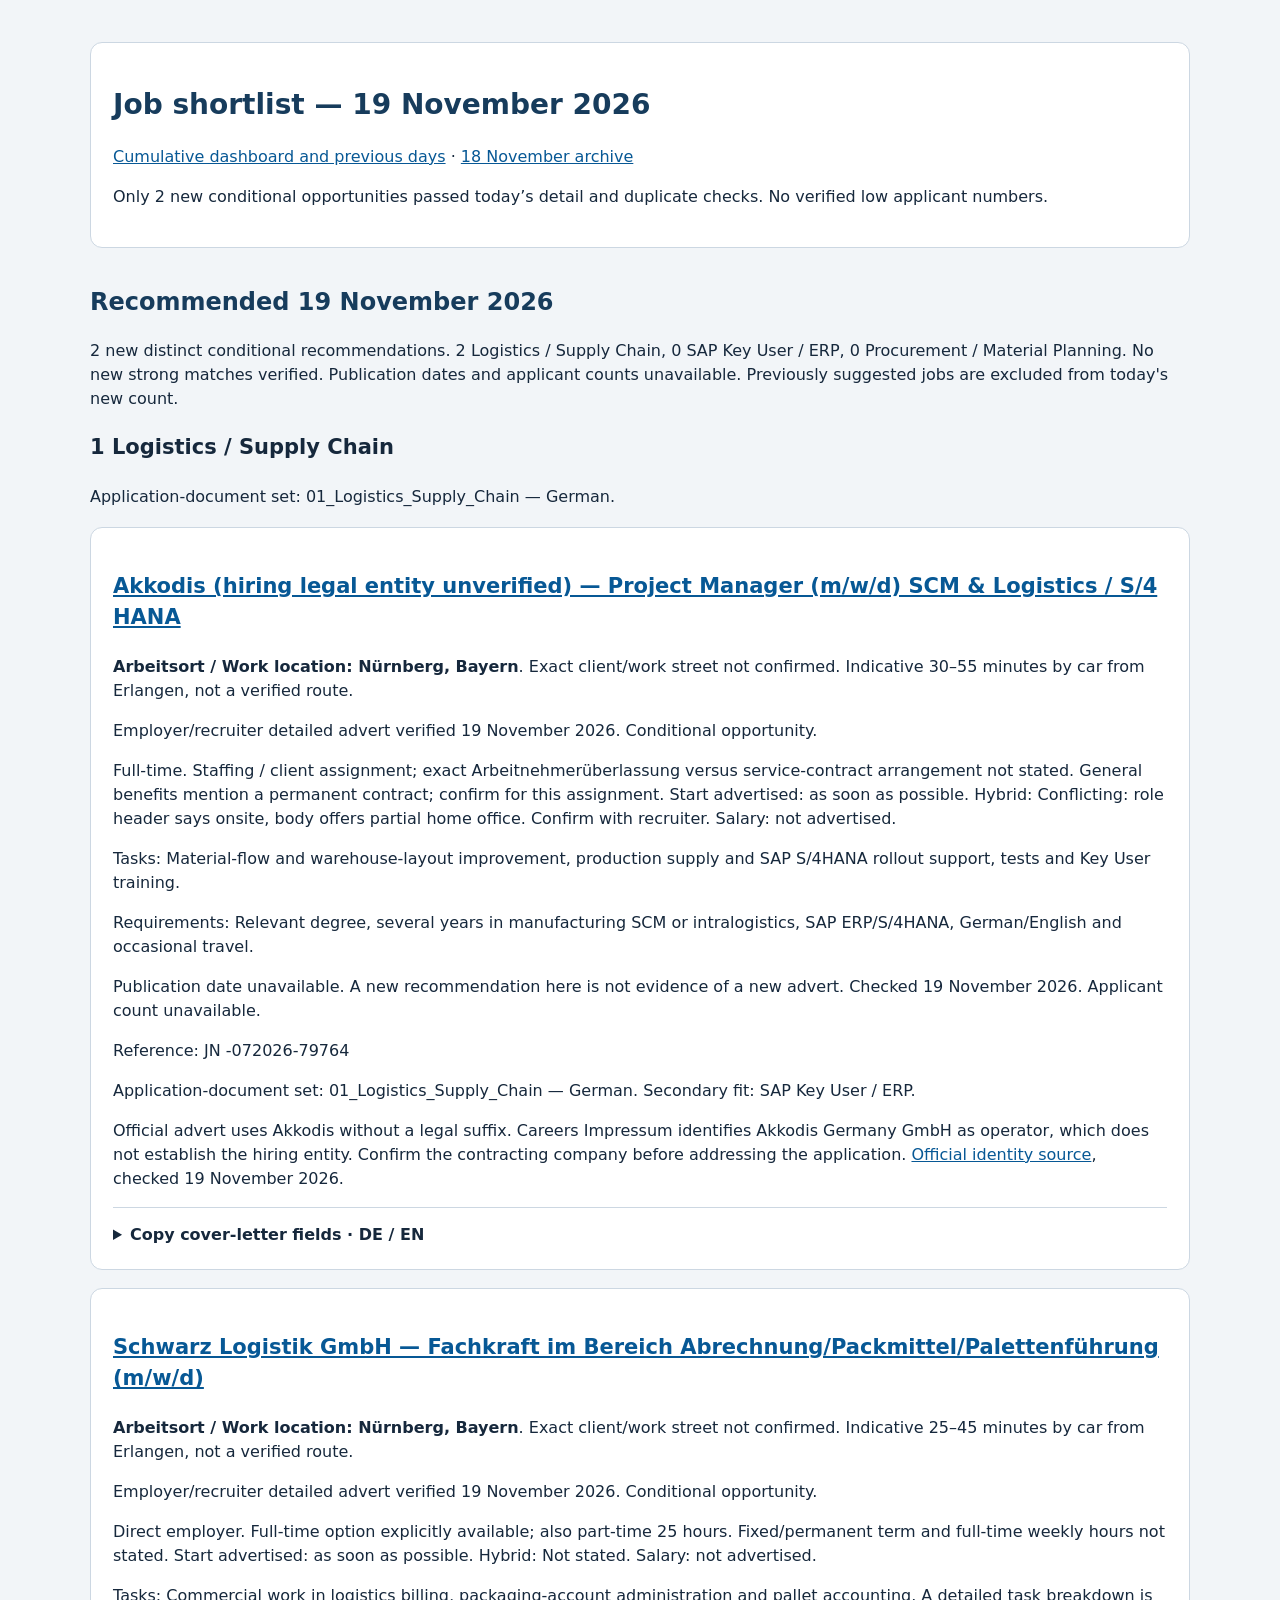
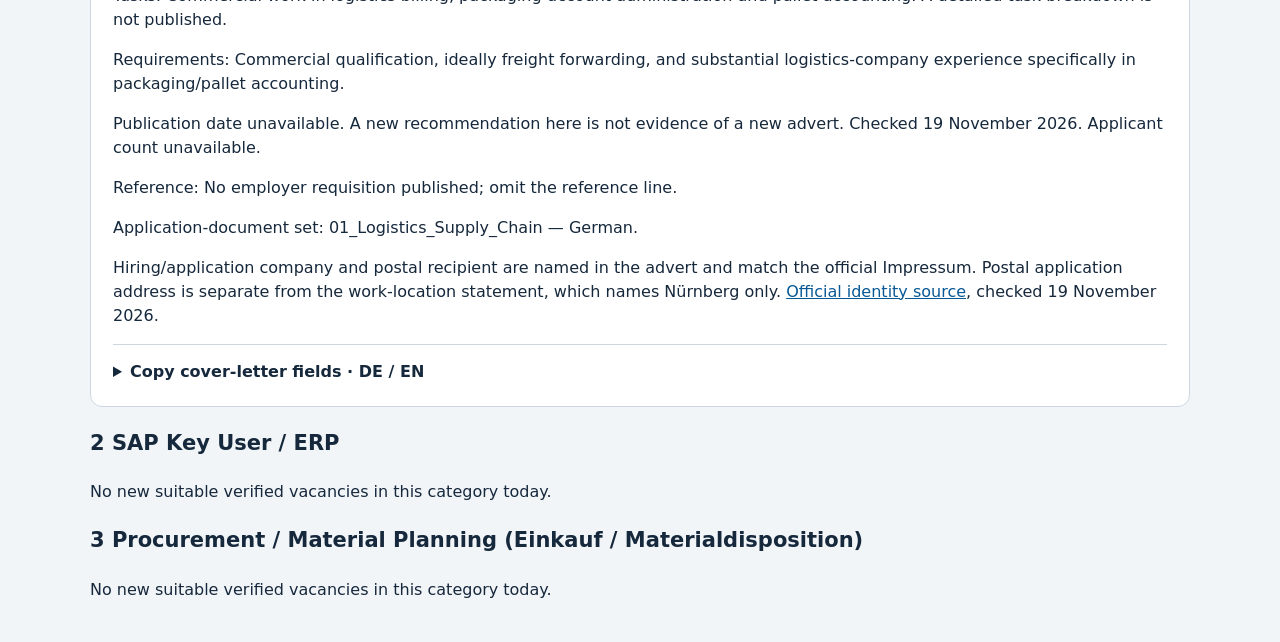
<file: reports/2026-11-19.html>
<!doctype html><html lang="en"><head><meta charset="utf-8"><meta name="viewport" content="width=device-width,initial-scale=1"><title>Job shortlist 19 November 2026</title><link rel="stylesheet" href="../assets/dashboard-base.css"></head><body><header><h1>Job shortlist — 19 November 2026</h1><p><a href="../index.html">Cumulative dashboard and previous days</a> · <a href="2026-11-18.html">18 November archive</a></p><p>Only 2 new conditional opportunities passed today’s detail and duplicate checks. No verified low applicant numbers.</p></header><section class="recommendation-day" data-day="2026-11-19"><h2>Recommended 19 November 2026</h2><p>2 new distinct conditional recommendations. 2 Logistics / Supply Chain, 0 SAP Key User / ERP, 0 Procurement / Material Planning. No new strong matches verified. Publication dates and applicant counts unavailable. Previously suggested jobs are excluded from today's new count.</p><div class="day-status-summary" aria-label="Status summary for 2026-11-19"></div><section data-category="1"><h3>1 Logistics / Supply Chain</h3><p>Application-document set: 01_Logistics_Supply_Chain — German.</p><article data-job-key="karriere.akkodis.com/offer/project-manager-m-w-d-scm-logistics/6a3e11dd-9de5-49b7-98fd-003b4337d4b9?showApplicationForm=false" data-recommended="2026-11-19" data-primary-category="1"><h3><a href="https://karriere.akkodis.com/offer/project-manager-m-w-d-scm-logistics/6a3e11dd-9de5-49b7-98fd-003b4337d4b9?showApplicationForm=false">Akkodis (hiring legal entity unverified) — Project Manager (m/w/d) SCM &amp; Logistics / S/4 HANA</a></h3><p><strong>Arbeitsort / Work location: Nürnberg, Bayern</strong>. Exact client/work street not confirmed. Indicative 30–55 minutes by car from Erlangen, not a verified route.</p><p>Employer/recruiter detailed advert verified 19 November 2026. Conditional opportunity.</p><p>Full-time. Staffing / client assignment; exact Arbeitnehmerüberlassung versus service-contract arrangement not stated. General benefits mention a permanent contract; confirm for this assignment. Start advertised: as soon as possible. Hybrid: Conflicting: role header says onsite, body offers partial home office. Confirm with recruiter. Salary: not advertised.</p><p>Tasks: Material-flow and warehouse-layout improvement, production supply and SAP S/4HANA rollout support, tests and Key User training.</p><p>Requirements: Relevant degree, several years in manufacturing SCM or intralogistics, SAP ERP/S/4HANA, German/English and occasional travel.</p><p>Publication date unavailable. A new recommendation here is not evidence of a new advert. Checked 19 November 2026. Applicant count unavailable.</p><p>Reference: JN -072026-79764</p><p>Application-document set: 01_Logistics_Supply_Chain — German. Secondary fit: SAP Key User / ERP.</p><p>Official advert uses Akkodis without a legal suffix. Careers Impressum identifies Akkodis Germany GmbH as operator, which does not establish the hiring entity. Confirm the contracting company before addressing the application. <a href="https://karriere.akkodis.com/impressum">Official identity source</a>, checked 19 November 2026.</p><details><summary>Copy cover-letter fields · DE / EN</summary><p>Neutral task phrases. Work location and postal address are separate. No verified postal recipient/address; company and complete recipient copying disabled. Known work town retained; postal postcode unverified. Use the recruiter job ID shown.</p><button type="button" data-language="de" aria-pressed="true">DE</button><button type="button" data-language="en" aria-pressed="false">EN</button><div data-copy-language="de"><label for="n19-akkodis79764-de-company">[Unternehmen]</label><textarea readonly id="n19-akkodis79764-de-company">Unverified / not supplied — confirm or omit before sending</textarea><p class="warning">Unverified or missing: copying disabled.</p><label for="n19-akkodis79764-de-contact">[Ansprechperson oder Personalabteilung]</label><textarea readonly id="n19-akkodis79764-de-contact">Frau Lisa-Maria La Garde</textarea><button type="button" data-copy="n19-akkodis79764-de-contact">Copy</button><label for="n19-akkodis79764-de-street">[Straße und Hausnummer]</label><textarea readonly id="n19-akkodis79764-de-street">Unverified / not supplied — confirm or omit before sending</textarea><p class="warning">Unverified or missing: copying disabled.</p><label for="n19-akkodis79764-de-city">[PLZ und Ort]</label><textarea readonly id="n19-akkodis79764-de-city">Nürnberg, Bayern</textarea><button type="button" data-copy="n19-akkodis79764-de-city">Copy</button><label for="n19-akkodis79764-de-work">Arbeitsort (nicht automatisch Postanschrift)</label><textarea readonly id="n19-akkodis79764-de-work">Nürnberg, Bayern</textarea><button type="button" data-copy="n19-akkodis79764-de-work">Copy</button><label for="n19-akkodis79764-de-date">[Datum]</label><textarea readonly id="n19-akkodis79764-de-date" data-letter-date="de">19.11.2026</textarea><button type="button" data-copy="n19-akkodis79764-de-date">Copy</button><label for="n19-akkodis79764-de-title">[Stellenbezeichnung]</label><textarea readonly id="n19-akkodis79764-de-title">Project Manager (m/w/d) SCM &amp; Logistics / S/4 HANA</textarea><button type="button" data-copy="n19-akkodis79764-de-title">Copy</button><label for="n19-akkodis79764-de-reference">[Kennziffer, falls vorhanden]</label><textarea readonly id="n19-akkodis79764-de-reference">JN -072026-79764</textarea><button type="button" data-copy="n19-akkodis79764-de-reference">Copy</button><label for="n19-akkodis79764-de-opening">[konkrete logistische Aufgabe]</label><textarea readonly id="n19-akkodis79764-de-opening">die Optimierung von Materialflüssen und die Begleitung des SAP-S/4HANA-Rollouts</textarea><button type="button" data-copy="n19-akkodis79764-de-opening">Copy</button><label for="n19-akkodis79764-de-closing">[wichtigste Aufgabe der Stelle]</label><textarea readonly id="n19-akkodis79764-de-closing">der Optimierung von Materialflüssen und der Begleitung des SAP-S/4HANA-Rollouts</textarea><button type="button" data-copy="n19-akkodis79764-de-closing">Copy</button><label for="n19-akkodis79764-de-subject">Betreff</label><textarea readonly id="n19-akkodis79764-de-subject">Bewerbung als Project Manager (m/w/d) SCM &amp; Logistics / S/4 HANA – JN -072026-79764</textarea><button type="button" data-copy="n19-akkodis79764-de-subject">Copy</button><label for="n19-akkodis79764-de-greeting">Anrede</label><textarea readonly id="n19-akkodis79764-de-greeting">Sehr geehrte Frau La Garde,</textarea><button type="button" data-copy="n19-akkodis79764-de-greeting">Copy</button><label for="n19-akkodis79764-de-recipient">Empfängerblock</label><textarea readonly id="n19-akkodis79764-de-recipient">Unverified / not supplied — confirm or omit before sending</textarea><p class="warning">Unverified or missing: copying disabled.</p></div><div data-copy-language="en" hidden><label for="n19-akkodis79764-en-company">[Company]</label><textarea readonly id="n19-akkodis79764-en-company">Unverified / not supplied — confirm or omit before sending</textarea><p class="warning">Unverified or missing: copying disabled.</p><label for="n19-akkodis79764-en-contact">[Contact person or Hiring Team]</label><textarea readonly id="n19-akkodis79764-en-contact">Ms Lisa-Maria La Garde</textarea><button type="button" data-copy="n19-akkodis79764-en-contact">Copy</button><label for="n19-akkodis79764-en-street">[Street address]</label><textarea readonly id="n19-akkodis79764-en-street">Unverified / not supplied — confirm or omit before sending</textarea><p class="warning">Unverified or missing: copying disabled.</p><label for="n19-akkodis79764-en-city">[Postcode and city]</label><textarea readonly id="n19-akkodis79764-en-city">Nürnberg, Bayern</textarea><button type="button" data-copy="n19-akkodis79764-en-city">Copy</button><label for="n19-akkodis79764-en-work">Work location (not automatically postal address)</label><textarea readonly id="n19-akkodis79764-en-work">Nürnberg, Bayern</textarea><button type="button" data-copy="n19-akkodis79764-en-work">Copy</button><label for="n19-akkodis79764-en-date">[Date]</label><textarea readonly id="n19-akkodis79764-en-date" data-letter-date="en">19 November 2026</textarea><button type="button" data-copy="n19-akkodis79764-en-date">Copy</button><label for="n19-akkodis79764-en-title">[Job title]</label><textarea readonly id="n19-akkodis79764-en-title">Project Manager (m/w/d) SCM &amp; Logistics / S/4 HANA</textarea><button type="button" data-copy="n19-akkodis79764-en-title">Copy</button><label for="n19-akkodis79764-en-reference">[Job ID, if applicable]</label><textarea readonly id="n19-akkodis79764-en-reference">JN -072026-79764</textarea><button type="button" data-copy="n19-akkodis79764-en-reference">Copy</button><label for="n19-akkodis79764-en-opening">[specific logistics priority]</label><textarea readonly id="n19-akkodis79764-en-opening">material-flow improvement and SAP S/4HANA rollout support</textarea><button type="button" data-copy="n19-akkodis79764-en-opening">Copy</button><label for="n19-akkodis79764-en-closing">[key priority of the role]</label><textarea readonly id="n19-akkodis79764-en-closing">material-flow improvement and SAP S/4HANA rollout support</textarea><button type="button" data-copy="n19-akkodis79764-en-closing">Copy</button><label for="n19-akkodis79764-en-subject">Subject</label><textarea readonly id="n19-akkodis79764-en-subject">Application for Project Manager (m/w/d) SCM &amp; Logistics / S/4 HANA – JN -072026-79764</textarea><button type="button" data-copy="n19-akkodis79764-en-subject">Copy</button><label for="n19-akkodis79764-en-greeting">Greeting</label><textarea readonly id="n19-akkodis79764-en-greeting">Dear Ms La Garde,</textarea><button type="button" data-copy="n19-akkodis79764-en-greeting">Copy</button><label for="n19-akkodis79764-en-recipient">Recipient block</label><textarea readonly id="n19-akkodis79764-en-recipient">Unverified / not supplied — confirm or omit before sending</textarea><p class="warning">Unverified or missing: copying disabled.</p></div><p class="copy-status" role="status" aria-live="polite"></p></details></article><article data-job-key="schwarz-logistik.de/de/karriere/sl-stellenangebot.php?p=fachkraft-mwd-im-bereich-abrechnung-packmittel-palettenfuehrung-vollzeit-oder-teilzeit" data-recommended="2026-11-19" data-primary-category="1"><h3><a href="https://www.schwarz-logistik.de/de/karriere/sl-stellenangebot.php?p=fachkraft-mwd-im-bereich-abrechnung-packmittel-palettenfuehrung-vollzeit-oder-teilzeit">Schwarz Logistik GmbH — Fachkraft im Bereich Abrechnung/Packmittel/Palettenführung (m/w/d)</a></h3><p><strong>Arbeitsort / Work location: Nürnberg, Bayern</strong>. Exact client/work street not confirmed. Indicative 25–45 minutes by car from Erlangen, not a verified route.</p><p>Employer/recruiter detailed advert verified 19 November 2026. Conditional opportunity.</p><p>Direct employer. Full-time option explicitly available; also part-time 25 hours. Fixed/permanent term and full-time weekly hours not stated. Start advertised: as soon as possible. Hybrid: Not stated. Salary: not advertised.</p><p>Tasks: Commercial work in logistics billing, packaging-account administration and pallet accounting. A detailed task breakdown is not published.</p><p>Requirements: Commercial qualification, ideally freight forwarding, and substantial logistics-company experience specifically in packaging/pallet accounting.</p><p>Publication date unavailable. A new recommendation here is not evidence of a new advert. Checked 19 November 2026. Applicant count unavailable.</p><p>Reference: No employer requisition published; omit the reference line.</p><p>Application-document set: 01_Logistics_Supply_Chain — German. </p><p>Hiring/application company and postal recipient are named in the advert and match the official Impressum. Postal application address is separate from the work-location statement, which names Nürnberg only. <a href="https://www.schwarz-logistik.de/de/sl-impressum.php">Official identity source</a>, checked 19 November 2026.</p><details><summary>Copy cover-letter fields · DE / EN</summary><p>Neutral task phrases. Work location and postal address are separate. Postal recipient verified in advert. Omit the reference line.</p><button type="button" data-language="de" aria-pressed="true">DE</button><button type="button" data-language="en" aria-pressed="false">EN</button><div data-copy-language="de"><label for="n19-schwarzbilling-de-company">[Unternehmen]</label><textarea readonly id="n19-schwarzbilling-de-company">Schwarz Logistik GmbH</textarea><button type="button" data-copy="n19-schwarzbilling-de-company">Copy</button><label for="n19-schwarzbilling-de-contact">[Ansprechperson oder Personalabteilung]</label><textarea readonly id="n19-schwarzbilling-de-contact">Frau Lisa Luther</textarea><button type="button" data-copy="n19-schwarzbilling-de-contact">Copy</button><label for="n19-schwarzbilling-de-street">[Straße und Hausnummer]</label><textarea readonly id="n19-schwarzbilling-de-street">Sieboldstraße 20</textarea><button type="button" data-copy="n19-schwarzbilling-de-street">Copy</button><label for="n19-schwarzbilling-de-city">[PLZ und Ort]</label><textarea readonly id="n19-schwarzbilling-de-city">90411 Nürnberg</textarea><button type="button" data-copy="n19-schwarzbilling-de-city">Copy</button><label for="n19-schwarzbilling-de-work">Arbeitsort (nicht automatisch Postanschrift)</label><textarea readonly id="n19-schwarzbilling-de-work">Nürnberg, Bayern</textarea><button type="button" data-copy="n19-schwarzbilling-de-work">Copy</button><label for="n19-schwarzbilling-de-date">[Datum]</label><textarea readonly id="n19-schwarzbilling-de-date" data-letter-date="de">19.11.2026</textarea><button type="button" data-copy="n19-schwarzbilling-de-date">Copy</button><label for="n19-schwarzbilling-de-title">[Stellenbezeichnung]</label><textarea readonly id="n19-schwarzbilling-de-title">Fachkraft im Bereich Abrechnung/Packmittel/Palettenführung (m/w/d)</textarea><button type="button" data-copy="n19-schwarzbilling-de-title">Copy</button><label for="n19-schwarzbilling-de-reference">[Kennziffer, falls vorhanden]</label><textarea readonly id="n19-schwarzbilling-de-reference">Unverified / not supplied — confirm or omit before sending</textarea><p class="warning">Unverified or missing: copying disabled.</p><label for="n19-schwarzbilling-de-opening">[konkrete logistische Aufgabe]</label><textarea readonly id="n19-schwarzbilling-de-opening">die Abrechnung und die Führung von Packmittel- und Palettenkonten</textarea><button type="button" data-copy="n19-schwarzbilling-de-opening">Copy</button><label for="n19-schwarzbilling-de-closing">[wichtigste Aufgabe der Stelle]</label><textarea readonly id="n19-schwarzbilling-de-closing">der Abrechnung und der Führung von Packmittel- und Palettenkonten</textarea><button type="button" data-copy="n19-schwarzbilling-de-closing">Copy</button><label for="n19-schwarzbilling-de-subject">Betreff</label><textarea readonly id="n19-schwarzbilling-de-subject">Bewerbung als Fachkraft im Bereich Abrechnung/Packmittel/Palettenführung (m/w/d)</textarea><button type="button" data-copy="n19-schwarzbilling-de-subject">Copy</button><label for="n19-schwarzbilling-de-greeting">Anrede</label><textarea readonly id="n19-schwarzbilling-de-greeting">Sehr geehrte Frau Luther,</textarea><button type="button" data-copy="n19-schwarzbilling-de-greeting">Copy</button><label for="n19-schwarzbilling-de-recipient">Empfängerblock</label><textarea readonly id="n19-schwarzbilling-de-recipient">Schwarz Logistik GmbH
Frau Lisa Luther
Sieboldstraße 20
90411 Nürnberg</textarea><button type="button" data-copy="n19-schwarzbilling-de-recipient">Copy</button></div><div data-copy-language="en" hidden><label for="n19-schwarzbilling-en-company">[Company]</label><textarea readonly id="n19-schwarzbilling-en-company">Schwarz Logistik GmbH</textarea><button type="button" data-copy="n19-schwarzbilling-en-company">Copy</button><label for="n19-schwarzbilling-en-contact">[Contact person or Hiring Team]</label><textarea readonly id="n19-schwarzbilling-en-contact">Ms Lisa Luther</textarea><button type="button" data-copy="n19-schwarzbilling-en-contact">Copy</button><label for="n19-schwarzbilling-en-street">[Street address]</label><textarea readonly id="n19-schwarzbilling-en-street">Sieboldstraße 20</textarea><button type="button" data-copy="n19-schwarzbilling-en-street">Copy</button><label for="n19-schwarzbilling-en-city">[Postcode and city]</label><textarea readonly id="n19-schwarzbilling-en-city">90411 Nürnberg</textarea><button type="button" data-copy="n19-schwarzbilling-en-city">Copy</button><label for="n19-schwarzbilling-en-work">Work location (not automatically postal address)</label><textarea readonly id="n19-schwarzbilling-en-work">Nürnberg, Bayern</textarea><button type="button" data-copy="n19-schwarzbilling-en-work">Copy</button><label for="n19-schwarzbilling-en-date">[Date]</label><textarea readonly id="n19-schwarzbilling-en-date" data-letter-date="en">19 November 2026</textarea><button type="button" data-copy="n19-schwarzbilling-en-date">Copy</button><label for="n19-schwarzbilling-en-title">[Job title]</label><textarea readonly id="n19-schwarzbilling-en-title">Fachkraft im Bereich Abrechnung/Packmittel/Palettenführung (m/w/d)</textarea><button type="button" data-copy="n19-schwarzbilling-en-title">Copy</button><label for="n19-schwarzbilling-en-reference">[Job ID, if applicable]</label><textarea readonly id="n19-schwarzbilling-en-reference">Unverified / not supplied — confirm or omit before sending</textarea><p class="warning">Unverified or missing: copying disabled.</p><label for="n19-schwarzbilling-en-opening">[specific logistics priority]</label><textarea readonly id="n19-schwarzbilling-en-opening">logistics billing and packaging and pallet-account administration</textarea><button type="button" data-copy="n19-schwarzbilling-en-opening">Copy</button><label for="n19-schwarzbilling-en-closing">[key priority of the role]</label><textarea readonly id="n19-schwarzbilling-en-closing">logistics billing and packaging and pallet-account administration</textarea><button type="button" data-copy="n19-schwarzbilling-en-closing">Copy</button><label for="n19-schwarzbilling-en-subject">Subject</label><textarea readonly id="n19-schwarzbilling-en-subject">Application for Fachkraft im Bereich Abrechnung/Packmittel/Palettenführung (m/w/d)</textarea><button type="button" data-copy="n19-schwarzbilling-en-subject">Copy</button><label for="n19-schwarzbilling-en-greeting">Greeting</label><textarea readonly id="n19-schwarzbilling-en-greeting">Dear Ms Luther,</textarea><button type="button" data-copy="n19-schwarzbilling-en-greeting">Copy</button><label for="n19-schwarzbilling-en-recipient">Recipient block</label><textarea readonly id="n19-schwarzbilling-en-recipient">Schwarz Logistik GmbH
Ms Lisa Luther
Sieboldstraße 20
90411 Nürnberg</textarea><button type="button" data-copy="n19-schwarzbilling-en-recipient">Copy</button></div><p class="copy-status" role="status" aria-live="polite"></p></details></article></section><section data-category="2"><h3>2 SAP Key User / ERP</h3><p>No new suitable verified vacancies in this category today.</p></section><section data-category="3"><h3>3 Procurement / Material Planning (Einkauf / Materialdisposition)</h3><p>No new suitable verified vacancies in this category today.</p></section></section><script src="../assets/job-copy-fields.js"></script></body></html>
</file>
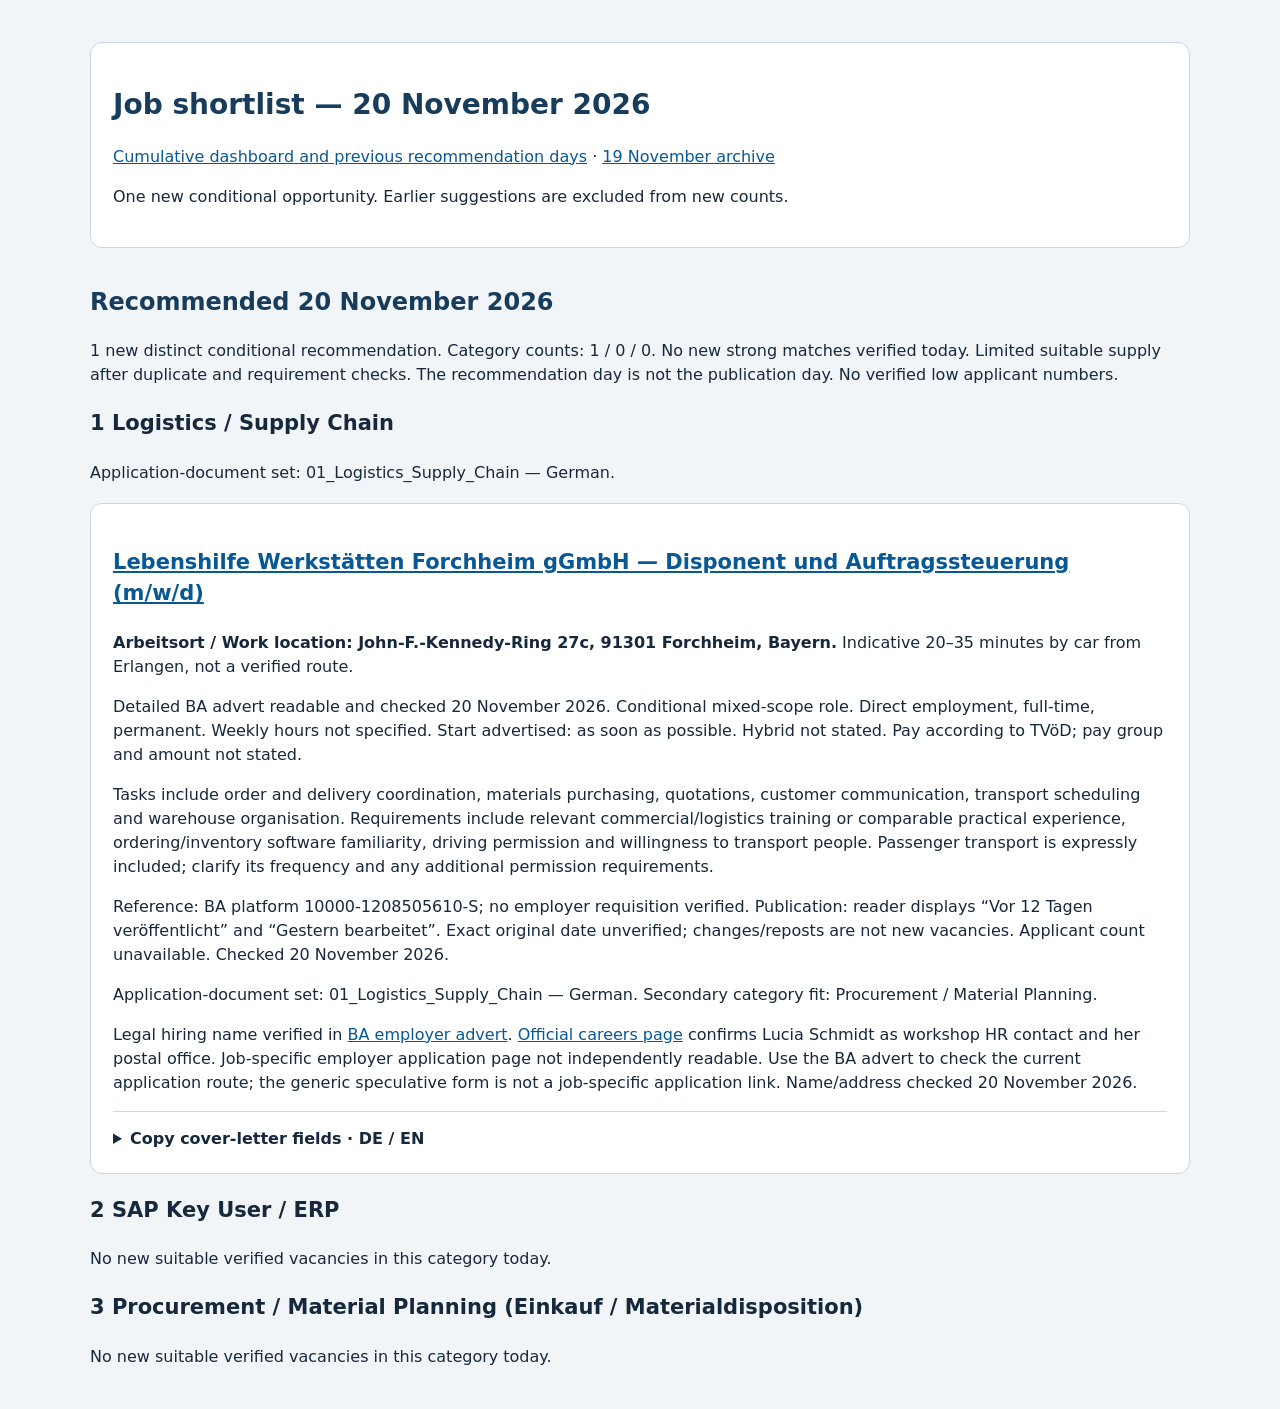
<file: reports/2026-11-20.html>
<!doctype html><html lang="en"><head><meta charset="utf-8"><meta name="viewport" content="width=device-width,initial-scale=1"><title>Job shortlist 20 November 2026</title><link rel="stylesheet" href="../assets/dashboard-base.css"></head><body><header><h1>Job shortlist — 20 November 2026</h1><p><a href="../index.html">Cumulative dashboard and previous recommendation days</a> · <a href="2026-11-19.html">19 November archive</a></p><p>One new conditional opportunity. Earlier suggestions are excluded from new counts.</p></header><section class="recommendation-day" data-day="2026-11-20"><h2>Recommended 20 November 2026</h2><p>1 new distinct conditional recommendation. Category counts: 1 / 0 / 0. No new strong matches verified today. Limited suitable supply after duplicate and requirement checks. The recommendation day is not the publication day. No verified low applicant numbers.</p><div class="day-status-summary" aria-label="Status summary for 2026-11-20"></div><section data-category="1"><h3>1 Logistics / Supply Chain</h3><p>Application-document set: 01_Logistics_Supply_Chain — German.</p><article data-job-key="arbeitsagentur.de/jobsuche/jobdetail/10000-1208505610-S" data-recommended="2026-11-20" data-primary-category="1"><h3><a href="https://www.arbeitsagentur.de/jobsuche/jobdetail/10000-1208505610-S">Lebenshilfe Werkstätten Forchheim gGmbH — Disponent und Auftragssteuerung (m/w/d)</a></h3>
<p><strong>Arbeitsort / Work location: John-F.-Kennedy-Ring 27c, 91301 Forchheim, Bayern.</strong> Indicative 20–35 minutes by car from Erlangen, not a verified route.</p>
<p>Detailed BA advert readable and checked 20 November 2026. Conditional mixed-scope role. Direct employment, full-time, permanent. Weekly hours not specified. Start advertised: as soon as possible. Hybrid not stated. Pay according to TVöD; pay group and amount not stated.</p>
<p>Tasks include order and delivery coordination, materials purchasing, quotations, customer communication, transport scheduling and warehouse organisation. Requirements include relevant commercial/logistics training or comparable practical experience, ordering/inventory software familiarity, driving permission and willingness to transport people. Passenger transport is expressly included; clarify its frequency and any additional permission requirements.</p>
<p>Reference: BA platform 10000-1208505610-S; no employer requisition verified. Publication: reader displays “Vor 12 Tagen veröffentlicht” and “Gestern bearbeitet”. Exact original date unverified; changes/reposts are not new vacancies. Applicant count unavailable. Checked 20 November 2026.</p>
<p>Application-document set: 01_Logistics_Supply_Chain — German. Secondary category fit: Procurement / Material Planning.</p>
<p>Legal hiring name verified in <a href="https://www.arbeitsagentur.de/jobsuche/jobdetail/10000-1208505610-S">BA employer advert</a>. <a href="https://www.lebenshilfe-forchheim.de/mitmachen/jobboerse/">Official careers page</a> confirms Lucia Schmidt as workshop HR contact and her postal office. Job-specific employer application page not independently readable. Use the BA advert to check the current application route; the generic speculative form is not a job-specific application link. Name/address checked 20 November 2026.</p>
<details><summary>Copy cover-letter fields · DE / EN</summary><p>Known work location and published HR postal office share this address. Address applications to the gGmbH named in the advert, not the association e.V. Lucia Schmidt is the verified HR contact. Omit the employer reference line; the BA number is a platform identifier. Opening/closing task phrases are neutral replacements.</p><button type="button" data-language="de" aria-pressed="true">DE</button><button type="button" data-language="en" aria-pressed="false">EN</button><div data-copy-language="de"><label for="n20-lebenshilfe-de-company">[Unternehmen]</label><textarea readonly id="n20-lebenshilfe-de-company">Lebenshilfe Werkstätten Forchheim gGmbH</textarea><button type="button" data-copy="n20-lebenshilfe-de-company">Copy</button><label for="n20-lebenshilfe-de-contact">[Ansprechperson oder Personalabteilung]</label><textarea readonly id="n20-lebenshilfe-de-contact">Frau Lucia Schmidt</textarea><button type="button" data-copy="n20-lebenshilfe-de-contact">Copy</button><label for="n20-lebenshilfe-de-street">[Straße und Hausnummer]</label><textarea readonly id="n20-lebenshilfe-de-street">John-F.-Kennedy-Ring 27c</textarea><button type="button" data-copy="n20-lebenshilfe-de-street">Copy</button><label for="n20-lebenshilfe-de-city">[PLZ und Ort]</label><textarea readonly id="n20-lebenshilfe-de-city">91301 Forchheim</textarea><button type="button" data-copy="n20-lebenshilfe-de-city">Copy</button><label for="n20-lebenshilfe-de-work">Arbeitsort (getrennt von Postanschrift)</label><textarea readonly id="n20-lebenshilfe-de-work">John-F.-Kennedy-Ring 27c, 91301 Forchheim, Bayern</textarea><button type="button" data-copy="n20-lebenshilfe-de-work">Copy</button><label for="n20-lebenshilfe-de-date">[Datum]</label><textarea readonly id="n20-lebenshilfe-de-date" data-letter-date="de">20.11.2026</textarea><button type="button" data-copy="n20-lebenshilfe-de-date">Copy</button><label for="n20-lebenshilfe-de-title">[Stellenbezeichnung]</label><textarea readonly id="n20-lebenshilfe-de-title">Disponent und Auftragssteuerung (m/w/d)</textarea><button type="button" data-copy="n20-lebenshilfe-de-title">Copy</button><label for="n20-lebenshilfe-de-reference">[Kennziffer, falls vorhanden]</label><textarea readonly id="n20-lebenshilfe-de-reference">No employer requisition verified. Omit this line; BA 10000-1208505610-S is a platform reference.</textarea><p class="warning">Employer reference unverified; copying disabled.</p><label for="n20-lebenshilfe-de-opening">[konkrete logistische Aufgabe]</label><textarea readonly id="n20-lebenshilfe-de-opening">die Koordination der Auftragsabwicklung und die Überwachung von Materialflüssen</textarea><button type="button" data-copy="n20-lebenshilfe-de-opening">Copy</button><label for="n20-lebenshilfe-de-closing">[wichtigste Aufgabe der Stelle]</label><textarea readonly id="n20-lebenshilfe-de-closing">der Koordination von Aufträgen, Lieferterminen und Materialflüssen</textarea><button type="button" data-copy="n20-lebenshilfe-de-closing">Copy</button><label for="n20-lebenshilfe-de-subject">Betreff</label><textarea readonly id="n20-lebenshilfe-de-subject">Bewerbung als Disponent und Auftragssteuerung (m/w/d)</textarea><button type="button" data-copy="n20-lebenshilfe-de-subject">Copy</button><label for="n20-lebenshilfe-de-greeting">Anrede</label><textarea readonly id="n20-lebenshilfe-de-greeting">Sehr geehrte Frau Schmidt,</textarea><button type="button" data-copy="n20-lebenshilfe-de-greeting">Copy</button><label for="n20-lebenshilfe-de-recipient">Empfängerblock</label><textarea readonly id="n20-lebenshilfe-de-recipient">Lebenshilfe Werkstätten Forchheim gGmbH
Frau Lucia Schmidt
John-F.-Kennedy-Ring 27c
91301 Forchheim</textarea><button type="button" data-copy="n20-lebenshilfe-de-recipient">Copy</button></div><div data-copy-language="en" hidden><label for="n20-lebenshilfe-en-company">[Company]</label><textarea readonly id="n20-lebenshilfe-en-company">Lebenshilfe Werkstätten Forchheim gGmbH</textarea><button type="button" data-copy="n20-lebenshilfe-en-company">Copy</button><label for="n20-lebenshilfe-en-contact">[Contact person or Hiring Team]</label><textarea readonly id="n20-lebenshilfe-en-contact">Ms Lucia Schmidt</textarea><button type="button" data-copy="n20-lebenshilfe-en-contact">Copy</button><label for="n20-lebenshilfe-en-street">[Street address]</label><textarea readonly id="n20-lebenshilfe-en-street">John-F.-Kennedy-Ring 27c</textarea><button type="button" data-copy="n20-lebenshilfe-en-street">Copy</button><label for="n20-lebenshilfe-en-city">[Postcode and city]</label><textarea readonly id="n20-lebenshilfe-en-city">91301 Forchheim</textarea><button type="button" data-copy="n20-lebenshilfe-en-city">Copy</button><label for="n20-lebenshilfe-en-work">Work location (separate from postal address)</label><textarea readonly id="n20-lebenshilfe-en-work">John-F.-Kennedy-Ring 27c, 91301 Forchheim, Bayern</textarea><button type="button" data-copy="n20-lebenshilfe-en-work">Copy</button><label for="n20-lebenshilfe-en-date">[Date]</label><textarea readonly id="n20-lebenshilfe-en-date" data-letter-date="en">20 November 2026</textarea><button type="button" data-copy="n20-lebenshilfe-en-date">Copy</button><label for="n20-lebenshilfe-en-title">[Job title]</label><textarea readonly id="n20-lebenshilfe-en-title">Disponent und Auftragssteuerung (m/w/d)</textarea><button type="button" data-copy="n20-lebenshilfe-en-title">Copy</button><label for="n20-lebenshilfe-en-reference">[Job ID, if applicable]</label><textarea readonly id="n20-lebenshilfe-en-reference">No employer requisition verified. Omit this line; BA 10000-1208505610-S is a platform reference.</textarea><p class="warning">Employer reference unverified; copying disabled.</p><label for="n20-lebenshilfe-en-opening">[specific logistics priority]</label><textarea readonly id="n20-lebenshilfe-en-opening">order coordination and material-flow monitoring</textarea><button type="button" data-copy="n20-lebenshilfe-en-opening">Copy</button><label for="n20-lebenshilfe-en-closing">[key priority of the role]</label><textarea readonly id="n20-lebenshilfe-en-closing">the coordination of orders, delivery dates and material flows</textarea><button type="button" data-copy="n20-lebenshilfe-en-closing">Copy</button><label for="n20-lebenshilfe-en-subject">Subject</label><textarea readonly id="n20-lebenshilfe-en-subject">Application for Disponent und Auftragssteuerung (m/w/d)</textarea><button type="button" data-copy="n20-lebenshilfe-en-subject">Copy</button><label for="n20-lebenshilfe-en-greeting">Greeting</label><textarea readonly id="n20-lebenshilfe-en-greeting">Dear Ms Schmidt,</textarea><button type="button" data-copy="n20-lebenshilfe-en-greeting">Copy</button><label for="n20-lebenshilfe-en-recipient">Recipient block</label><textarea readonly id="n20-lebenshilfe-en-recipient">Lebenshilfe Werkstätten Forchheim gGmbH
Ms Lucia Schmidt
John-F.-Kennedy-Ring 27c
91301 Forchheim</textarea><button type="button" data-copy="n20-lebenshilfe-en-recipient">Copy</button></div><p class="copy-status" role="status" aria-live="polite"></p></details></article></section><section data-category="2"><h3>2 SAP Key User / ERP</h3><p>No new suitable verified vacancies in this category today.</p></section><section data-category="3"><h3>3 Procurement / Material Planning (Einkauf / Materialdisposition)</h3><p>No new suitable verified vacancies in this category today.</p></section></section><script src="../assets/job-copy-fields.js"></script></body></html>
</file>
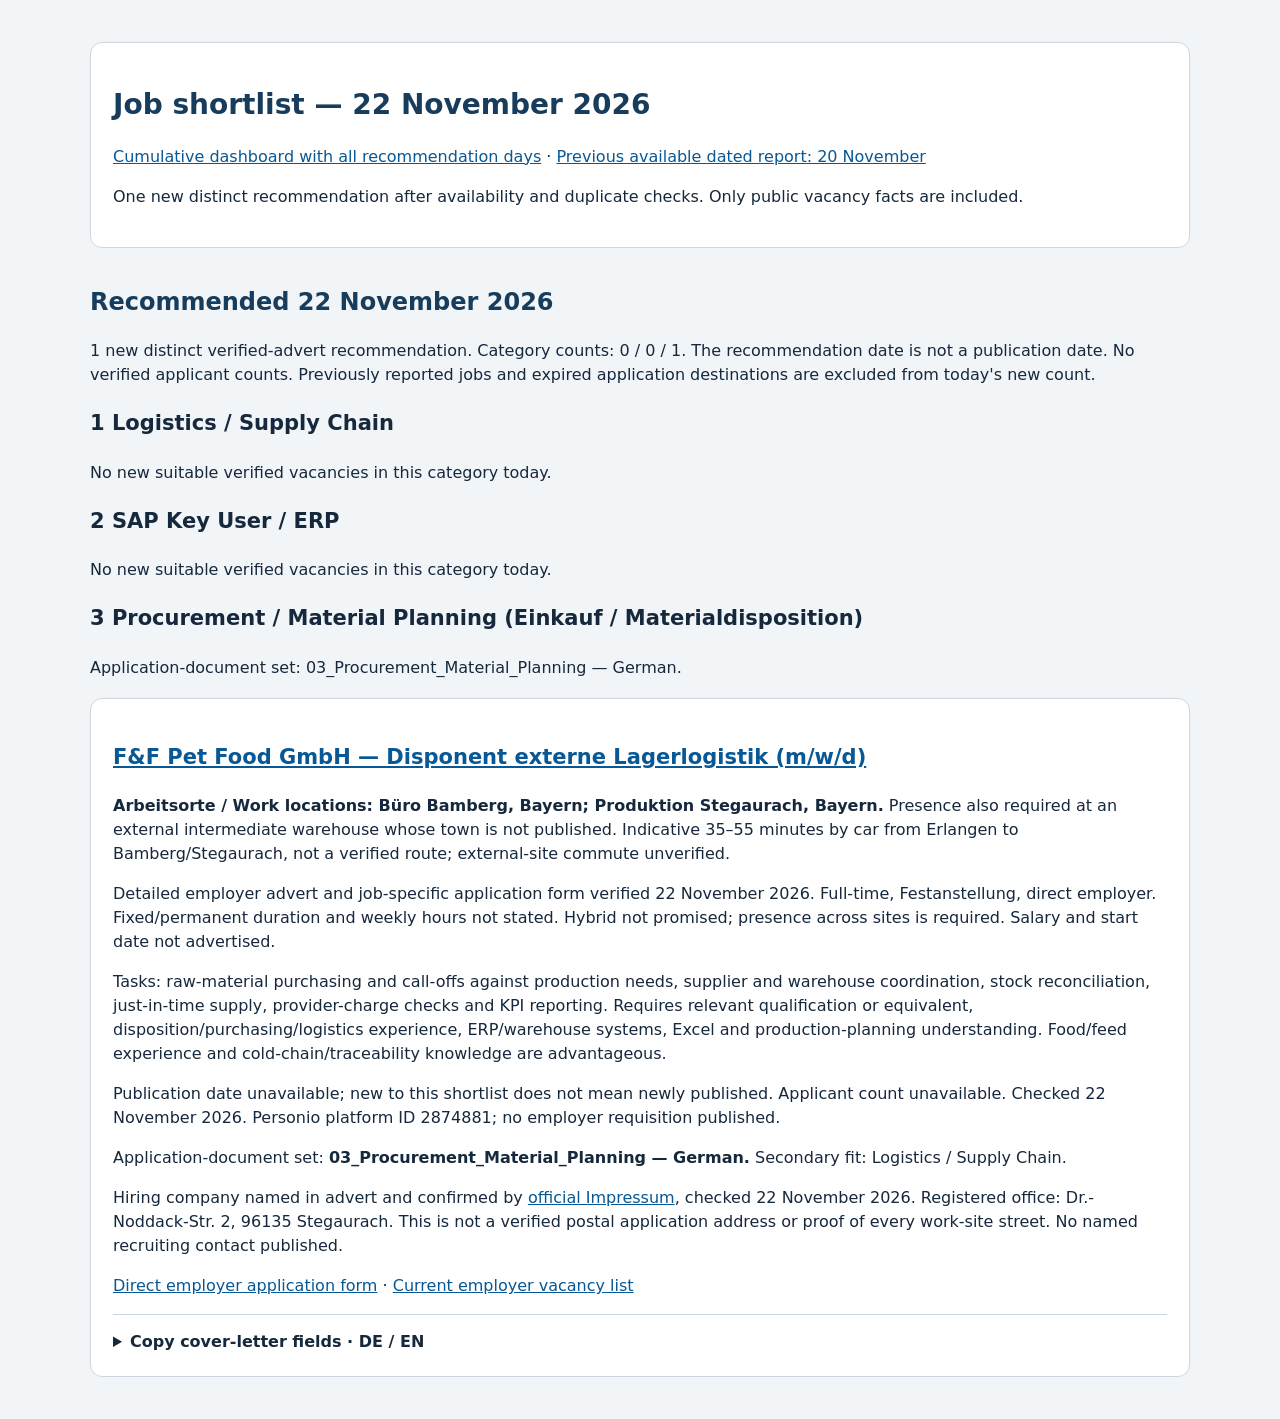
<file: reports/2026-11-22.html>
<!doctype html><html lang="en"><head><meta charset="utf-8"><meta name="viewport" content="width=device-width,initial-scale=1"><title>Job shortlist 22 November 2026</title><link rel="stylesheet" href="../assets/dashboard-base.css"></head><body><header><h1>Job shortlist — 22 November 2026</h1><p><a href="../index.html">Cumulative dashboard with all recommendation days</a> · <a href="2026-11-20.html">Previous available dated report: 20 November</a></p><p>One new distinct recommendation after availability and duplicate checks. Only public vacancy facts are included.</p></header><section class="recommendation-day" data-day="2026-11-22"><h2>Recommended 22 November 2026</h2><p>1 new distinct verified-advert recommendation. Category counts: 0 / 0 / 1. The recommendation date is not a publication date. No verified applicant counts. Previously reported jobs and expired application destinations are excluded from today's new count.</p><div class="day-status-summary" aria-label="Status summary for 2026-11-22"></div><section data-category="1"><h3>1 Logistics / Supply Chain</h3><p>No new suitable verified vacancies in this category today.</p></section><section data-category="2"><h3>2 SAP Key User / ERP</h3><p>No new suitable verified vacancies in this category today.</p></section><section data-category="3"><h3>3 Procurement / Material Planning (Einkauf / Materialdisposition)</h3><p>Application-document set: 03_Procurement_Material_Planning — German.</p><article data-job-key="fredfelia.jobs.personio.com/job/2874881?language=de" data-recommended="2026-11-22" data-primary-category="3"><h3><a href="https://fredfelia.jobs.personio.com/job/2874881?language=de">F&amp;F Pet Food GmbH — Disponent externe Lagerlogistik (m/w/d)</a></h3>
<p><strong>Arbeitsorte / Work locations: Büro Bamberg, Bayern; Produktion Stegaurach, Bayern.</strong> Presence also required at an external intermediate warehouse whose town is not published. Indicative 35–55 minutes by car from Erlangen to Bamberg/Stegaurach, not a verified route; external-site commute unverified.</p>
<p>Detailed employer advert and job-specific application form verified 22 November 2026. Full-time, Festanstellung, direct employer. Fixed/permanent duration and weekly hours not stated. Hybrid not promised; presence across sites is required. Salary and start date not advertised.</p>
<p>Tasks: raw-material purchasing and call-offs against production needs, supplier and warehouse coordination, stock reconciliation, just-in-time supply, provider-charge checks and KPI reporting. Requires relevant qualification or equivalent, disposition/purchasing/logistics experience, ERP/warehouse systems, Excel and production-planning understanding. Food/feed experience and cold-chain/traceability knowledge are advantageous.</p>
<p>Publication date unavailable; new to this shortlist does not mean newly published. Applicant count unavailable. Checked 22 November 2026. Personio platform ID 2874881; no employer requisition published.</p>
<p>Application-document set: <strong>03_Procurement_Material_Planning — German.</strong> Secondary fit: Logistics / Supply Chain.</p>
<p>Hiring company named in advert and confirmed by <a href="https://www.fredfelia.com/pages/impressum">official Impressum</a>, checked 22 November 2026. Registered office: Dr.-Noddack-Str. 2, 96135 Stegaurach. This is not a verified postal application address or proof of every work-site street. No named recruiting contact published.</p>
<p><a href="https://fredfelia.jobs.personio.com/job/2874881/apply?language=de">Direct employer application form</a> · <a href="https://fredfelia.jobs.personio.com/">Current employer vacancy list</a></p>
<details><summary>Copy cover-letter fields · DE / EN</summary><p>Apply through the job-specific form. Registered office and work locations are separate. Postal recipient street/postcode and complete block are unverified; copying disabled for missing values. Known work towns remain visible in the city field but are not a postal address. Generic Hiring Team is not a named contact. Omit the employer-reference line.</p><button type="button" data-language="de" aria-pressed="true">DE</button><button type="button" data-language="en" aria-pressed="false">EN</button><div data-copy-language="de"><label for="n22-ffpet-de-company">[Unternehmen]</label><textarea readonly id="n22-ffpet-de-company">F&amp;F Pet Food GmbH</textarea><button type="button" data-copy="n22-ffpet-de-company">Copy</button><label for="n22-ffpet-de-contact">[Ansprechperson oder Personalabteilung]</label><textarea readonly id="n22-ffpet-de-contact">Personalabteilung</textarea><button type="button" data-copy="n22-ffpet-de-contact">Copy</button><label for="n22-ffpet-de-street">[Straße und Hausnummer]</label><textarea readonly id="n22-ffpet-de-street">Postal application recipient/address unverified — confirm before use.</textarea><p class="warning">Unverified: copying disabled.</p><label for="n22-ffpet-de-city">[PLZ und Ort]</label><textarea readonly id="n22-ffpet-de-city">Bamberg / Stegaurach, Bayern</textarea><button type="button" data-copy="n22-ffpet-de-city">Copy</button><label for="n22-ffpet-de-work">Arbeitsort (nicht automatisch Postanschrift)</label><textarea readonly id="n22-ffpet-de-work">Büro Bamberg, Bayern / Produktion Stegaurach, Bayern. Externes Zwischenlager: Ort nicht genannt.</textarea><button type="button" data-copy="n22-ffpet-de-work">Copy</button><label for="n22-ffpet-de-date">[Datum]</label><textarea readonly id="n22-ffpet-de-date" data-letter-date="de">22.11.2026</textarea><button type="button" data-copy="n22-ffpet-de-date">Copy</button><label for="n22-ffpet-de-title">[Stellenbezeichnung]</label><textarea readonly id="n22-ffpet-de-title">Disponent externe Lagerlogistik (m/w/d)</textarea><button type="button" data-copy="n22-ffpet-de-title">Copy</button><label for="n22-ffpet-de-reference">[Kennziffer, falls vorhanden]</label><textarea readonly id="n22-ffpet-de-reference">Employer requisition unverified. Personio 2874881 is a platform ID. Omit the reference line.</textarea><p class="warning">Unverified: copying disabled.</p><label for="n22-ffpet-de-opening">[konkrete Einkaufs- oder Dispositionsaufgabe]</label><textarea readonly id="n22-ffpet-de-opening">die bedarfsgerechte Rohwarendisposition und die Abstimmung mit externen Lagerdienstleistern</textarea><button type="button" data-copy="n22-ffpet-de-opening">Copy</button><label for="n22-ffpet-de-closing">[wichtigste Aufgabe der Stelle]</label><textarea readonly id="n22-ffpet-de-closing">der Sicherstellung der Materialverfügbarkeit und der Abstimmung von Beständen und Lieferterminen</textarea><button type="button" data-copy="n22-ffpet-de-closing">Copy</button><label for="n22-ffpet-de-subject">Betreff</label><textarea readonly id="n22-ffpet-de-subject">Bewerbung als Disponent externe Lagerlogistik (m/w/d)</textarea><button type="button" data-copy="n22-ffpet-de-subject">Copy</button><label for="n22-ffpet-de-greeting">Anrede</label><textarea readonly id="n22-ffpet-de-greeting">Sehr geehrte Damen und Herren,</textarea><button type="button" data-copy="n22-ffpet-de-greeting">Copy</button><label for="n22-ffpet-de-recipient">Vollständiger Empfängerblock</label><textarea readonly id="n22-ffpet-de-recipient">Postal application recipient/address unverified — confirm before use.</textarea><p class="warning">Unverified: copying disabled.</p></div><div data-copy-language="en" hidden><label for="n22-ffpet-en-company">[Company]</label><textarea readonly id="n22-ffpet-en-company">F&amp;F Pet Food GmbH</textarea><button type="button" data-copy="n22-ffpet-en-company">Copy</button><label for="n22-ffpet-en-contact">[Contact person or Hiring Team]</label><textarea readonly id="n22-ffpet-en-contact">Hiring Team</textarea><button type="button" data-copy="n22-ffpet-en-contact">Copy</button><label for="n22-ffpet-en-street">[Street address]</label><textarea readonly id="n22-ffpet-en-street">Postal application recipient/address unverified — confirm before use.</textarea><p class="warning">Unverified: copying disabled.</p><label for="n22-ffpet-en-city">[Postcode and city]</label><textarea readonly id="n22-ffpet-en-city">Bamberg / Stegaurach, Bayern</textarea><button type="button" data-copy="n22-ffpet-en-city">Copy</button><label for="n22-ffpet-en-work">Work location (not automatically postal address)</label><textarea readonly id="n22-ffpet-en-work">Büro Bamberg, Bayern / Produktion Stegaurach, Bayern. Externes Zwischenlager: Ort nicht genannt.</textarea><button type="button" data-copy="n22-ffpet-en-work">Copy</button><label for="n22-ffpet-en-date">[Date]</label><textarea readonly id="n22-ffpet-en-date" data-letter-date="en">22 November 2026</textarea><button type="button" data-copy="n22-ffpet-en-date">Copy</button><label for="n22-ffpet-en-title">[Job title]</label><textarea readonly id="n22-ffpet-en-title">Disponent externe Lagerlogistik (m/w/d)</textarea><button type="button" data-copy="n22-ffpet-en-title">Copy</button><label for="n22-ffpet-en-reference">[Job ID, if applicable]</label><textarea readonly id="n22-ffpet-en-reference">Employer requisition unverified. Personio 2874881 is a platform ID. Omit the reference line.</textarea><p class="warning">Unverified: copying disabled.</p><label for="n22-ffpet-en-opening">[specific purchasing or planning priority]</label><textarea readonly id="n22-ffpet-en-opening">raw-material planning and coordination with external warehouse providers</textarea><button type="button" data-copy="n22-ffpet-en-opening">Copy</button><label for="n22-ffpet-en-closing">[key priority of the role]</label><textarea readonly id="n22-ffpet-en-closing">maintaining material availability and coordinating stock levels and delivery dates</textarea><button type="button" data-copy="n22-ffpet-en-closing">Copy</button><label for="n22-ffpet-en-subject">Subject</label><textarea readonly id="n22-ffpet-en-subject">Application for Disponent externe Lagerlogistik (m/w/d)</textarea><button type="button" data-copy="n22-ffpet-en-subject">Copy</button><label for="n22-ffpet-en-greeting">Greeting</label><textarea readonly id="n22-ffpet-en-greeting">Dear Hiring Team,</textarea><button type="button" data-copy="n22-ffpet-en-greeting">Copy</button><label for="n22-ffpet-en-recipient">Complete recipient block</label><textarea readonly id="n22-ffpet-en-recipient">Postal application recipient/address unverified — confirm before use.</textarea><p class="warning">Unverified: copying disabled.</p></div><p class="copy-status" role="status" aria-live="polite"></p></details></article></section></section><script src="../assets/job-copy-fields.js"></script></body></html>
</file>
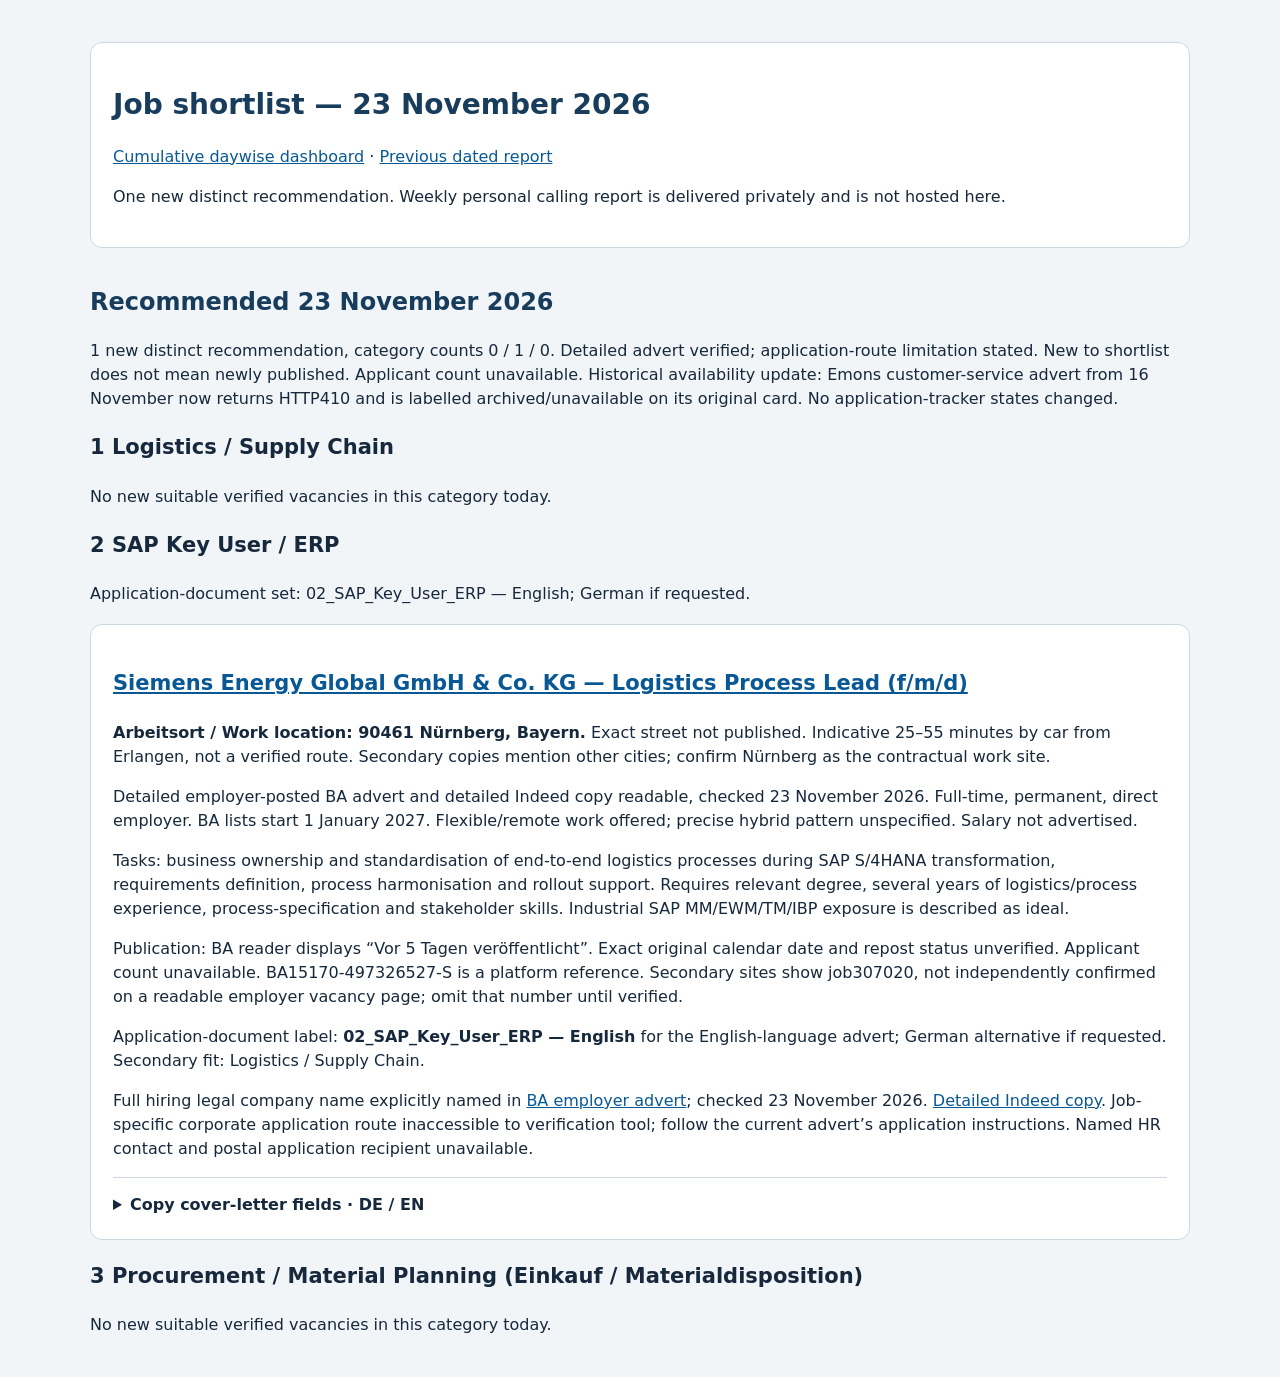
<file: reports/2026-11-23.html>
<!doctype html><html lang="en"><head><meta charset="utf-8"><meta name="viewport" content="width=device-width,initial-scale=1"><title>Daily shortlist23November2026</title><link rel="stylesheet" href="../assets/dashboard-base.css"></head><body><header><h1>Job shortlist — 23 November 2026</h1><p><a href="../index.html">Cumulative daywise dashboard</a> · <a href="2026-11-22.html">Previous dated report</a></p><p>One new distinct recommendation. Weekly personal calling report is delivered privately and is not hosted here.</p></header><section class="recommendation-day" data-day="2026-11-23"><h2>Recommended 23 November 2026</h2><p>1 new distinct recommendation, category counts 0 / 1 / 0. Detailed advert verified; application-route limitation stated. New to shortlist does not mean newly published. Applicant count unavailable. Historical availability update: Emons customer-service advert from 16 November now returns HTTP410 and is labelled archived/unavailable on its original card. No application-tracker states changed.</p><div class="day-status-summary" aria-label="Status summary for 2026-11-23"></div><section data-category="1"><h3>1 Logistics / Supply Chain</h3><p>No new suitable verified vacancies in this category today.</p></section><section data-category="2"><h3>2 SAP Key User / ERP</h3><p>Application-document set: 02_SAP_Key_User_ERP — English; German if requested.</p><article data-job-key="arbeitsagentur.de/jobsuche/jobdetail/15170-497326527-S" data-recommended="2026-11-23" data-primary-category="2"><h3><a href="https://www.arbeitsagentur.de/jobsuche/jobdetail/15170-497326527-S">Siemens Energy Global GmbH &amp; Co. KG — Logistics Process Lead (f/m/d)</a></h3><p><strong>Arbeitsort / Work location: 90461 Nürnberg, Bayern.</strong> Exact street not published. Indicative 25–55 minutes by car from Erlangen, not a verified route. Secondary copies mention other cities; confirm Nürnberg as the contractual work site.</p><p>Detailed employer-posted BA advert and detailed Indeed copy readable, checked 23 November 2026. Full-time, permanent, direct employer. BA lists start 1 January 2027. Flexible/remote work offered; precise hybrid pattern unspecified. Salary not advertised.</p><p>Tasks: business ownership and standardisation of end-to-end logistics processes during SAP S/4HANA transformation, requirements definition, process harmonisation and rollout support. Requires relevant degree, several years of logistics/process experience, process-specification and stakeholder skills. Industrial SAP MM/EWM/TM/IBP exposure is described as ideal.</p><p>Publication: BA reader displays “Vor 5 Tagen veröffentlicht”. Exact original calendar date and repost status unverified. Applicant count unavailable. BA15170-497326527-S is a platform reference. Secondary sites show job307020, not independently confirmed on a readable employer vacancy page; omit that number until verified.</p><p>Application-document label: <strong>02_SAP_Key_User_ERP — English</strong> for the English-language advert; German alternative if requested. Secondary fit: Logistics / Supply Chain.</p><p>Full hiring legal company name explicitly named in <a href="https://www.arbeitsagentur.de/jobsuche/jobdetail/15170-497326527-S">BA employer advert</a>; checked 23 November 2026. <a href="https://de.indeed.com/viewjob?jk=41e1410e947d98cc">Detailed Indeed copy</a>. Job-specific corporate application route inaccessible to verification tool; follow the current advert’s application instructions. Named HR contact and postal application recipient unavailable.</p><details><summary>Copy cover-letter fields · DE / EN</summary><p>Generic department/greeting. Work postcode is not a verified postal application address; known work town remains visible. Missing postal fields and employer requisition have no Copy button. Neutral priorities contain no applicant claims.</p><button type="button" data-language="de" aria-pressed="true">DE</button><button type="button" data-language="en" aria-pressed="false">EN</button><div data-copy-language="de"><label for="n23-seprocess-de-company">[Unternehmen]</label><textarea readonly id="n23-seprocess-de-company">Siemens Energy Global GmbH &amp; Co. KG</textarea><button type="button" data-copy="n23-seprocess-de-company">Copy</button><label for="n23-seprocess-de-contact">[Ansprechperson oder Personalabteilung]</label><textarea readonly id="n23-seprocess-de-contact">Personalabteilung</textarea><button type="button" data-copy="n23-seprocess-de-contact">Copy</button><label for="n23-seprocess-de-street">[Straße und Hausnummer]</label><textarea readonly id="n23-seprocess-de-street">Postal application address unverified; confirm before use.</textarea><p class="warning">Unverified; copying disabled.</p><label for="n23-seprocess-de-city">[PLZ und Ort]</label><textarea readonly id="n23-seprocess-de-city">Nürnberg, Bayern</textarea><button type="button" data-copy="n23-seprocess-de-city">Copy</button><label for="n23-seprocess-de-work">Arbeitsort (nicht automatisch Postanschrift)</label><textarea readonly id="n23-seprocess-de-work">90461 Nürnberg, Bayern</textarea><button type="button" data-copy="n23-seprocess-de-work">Copy</button><label for="n23-seprocess-de-date">[Datum]</label><textarea readonly id="n23-seprocess-de-date" data-letter-date="de">23.11.2026</textarea><button type="button" data-copy="n23-seprocess-de-date">Copy</button><label for="n23-seprocess-de-title">[Stellenbezeichnung]</label><textarea readonly id="n23-seprocess-de-title">Logistics Process Lead (f/m/d)</textarea><button type="button" data-copy="n23-seprocess-de-title">Copy</button><label for="n23-seprocess-de-reference">[Kennziffer, falls vorhanden]</label><textarea readonly id="n23-seprocess-de-reference">Employer requisition not independently verified. BA15170-497326527-S is a platform reference. Omit the employer-reference line.</textarea><p class="warning">Unverified; copying disabled.</p><label for="n23-seprocess-de-opening">[konkrete SAP- oder Prozessaufgabe]</label><textarea readonly id="n23-seprocess-de-opening">die Harmonisierung logistischer Geschäftsprozesse im SAP-S/4HANA-Umfeld</textarea><button type="button" data-copy="n23-seprocess-de-opening">Copy</button><label for="n23-seprocess-de-closing">[wichtigste Aufgabe der Stelle]</label><textarea readonly id="n23-seprocess-de-closing">der Abstimmung logistischer Anforderungen und der Harmonisierung von Geschäftsprozessen</textarea><button type="button" data-copy="n23-seprocess-de-closing">Copy</button><label for="n23-seprocess-de-subject">Betreff</label><textarea readonly id="n23-seprocess-de-subject">Bewerbung als Logistics Process Lead (f/m/d)</textarea><button type="button" data-copy="n23-seprocess-de-subject">Copy</button><label for="n23-seprocess-de-greeting">Anrede</label><textarea readonly id="n23-seprocess-de-greeting">Sehr geehrte Damen und Herren,</textarea><button type="button" data-copy="n23-seprocess-de-greeting">Copy</button><label for="n23-seprocess-de-recipient">Vollständiger Empfängerblock</label><textarea readonly id="n23-seprocess-de-recipient">Postal application address unverified; confirm before use.</textarea><p class="warning">Unverified; copying disabled.</p></div><div data-copy-language="en" hidden><label for="n23-seprocess-en-company">[Company]</label><textarea readonly id="n23-seprocess-en-company">Siemens Energy Global GmbH &amp; Co. KG</textarea><button type="button" data-copy="n23-seprocess-en-company">Copy</button><label for="n23-seprocess-en-contact">[Contact person or Hiring Team]</label><textarea readonly id="n23-seprocess-en-contact">Hiring Team</textarea><button type="button" data-copy="n23-seprocess-en-contact">Copy</button><label for="n23-seprocess-en-street">[Street address]</label><textarea readonly id="n23-seprocess-en-street">Postal application address unverified; confirm before use.</textarea><p class="warning">Unverified; copying disabled.</p><label for="n23-seprocess-en-city">[Postcode and city]</label><textarea readonly id="n23-seprocess-en-city">Nürnberg, Bayern</textarea><button type="button" data-copy="n23-seprocess-en-city">Copy</button><label for="n23-seprocess-en-work">Work location (not automatically postal address)</label><textarea readonly id="n23-seprocess-en-work">90461 Nürnberg, Bayern</textarea><button type="button" data-copy="n23-seprocess-en-work">Copy</button><label for="n23-seprocess-en-date">[Date]</label><textarea readonly id="n23-seprocess-en-date" data-letter-date="en">23 November 2026</textarea><button type="button" data-copy="n23-seprocess-en-date">Copy</button><label for="n23-seprocess-en-title">[Job title]</label><textarea readonly id="n23-seprocess-en-title">Logistics Process Lead (f/m/d)</textarea><button type="button" data-copy="n23-seprocess-en-title">Copy</button><label for="n23-seprocess-en-reference">[Job ID, if applicable]</label><textarea readonly id="n23-seprocess-en-reference">Employer requisition not independently verified. BA15170-497326527-S is a platform reference. Omit the employer-reference line.</textarea><p class="warning">Unverified; copying disabled.</p><label for="n23-seprocess-en-opening">[specific SAP or process priority]</label><textarea readonly id="n23-seprocess-en-opening">logistics process harmonisation within the SAP S/4HANA transformation</textarea><button type="button" data-copy="n23-seprocess-en-opening">Copy</button><label for="n23-seprocess-en-closing">[key priority of the role]</label><textarea readonly id="n23-seprocess-en-closing">aligning logistics requirements and harmonising business processes</textarea><button type="button" data-copy="n23-seprocess-en-closing">Copy</button><label for="n23-seprocess-en-subject">Subject</label><textarea readonly id="n23-seprocess-en-subject">Application for Logistics Process Lead (f/m/d)</textarea><button type="button" data-copy="n23-seprocess-en-subject">Copy</button><label for="n23-seprocess-en-greeting">Greeting</label><textarea readonly id="n23-seprocess-en-greeting">Dear Hiring Team,</textarea><button type="button" data-copy="n23-seprocess-en-greeting">Copy</button><label for="n23-seprocess-en-recipient">Complete recipient block</label><textarea readonly id="n23-seprocess-en-recipient">Postal application address unverified; confirm before use.</textarea><p class="warning">Unverified; copying disabled.</p></div><p class="copy-status" role="status" aria-live="polite"></p></details></article></section><section data-category="3"><h3>3 Procurement / Material Planning (Einkauf / Materialdisposition)</h3><p>No new suitable verified vacancies in this category today.</p></section></section><script src="../assets/job-copy-fields.js"></script></body></html>
</file>
<file: assets/job-tracker.css>
.application-tracker{background:#fff;border:1px solid #b7c9d9;border-radius:12px;padding:20px;margin:22px 0}.application-tracker h2{margin:0 0 12px;font-size:22px}.tracker-note,.tracker-summary-note{color:#42576a;font-size:.93rem}.tracker-summary,.day-status-summary{display:flex;flex-wrap:wrap;gap:9px;margin:14px 0}.tracker-stat{display:inline-block;background:#edf3f8;padding:9px 12px;border-radius:8px;border:1px solid #d1dfeb}.tracker-stat strong{font-size:1.15em}.tracker-applied{background:#e8f1ff}.tracker-rejected{background:#fbeaec}.tracker-interview{background:#e8f7ee}.tracker-unavailable{background:#eee}.tracker-filters{display:flex;flex-wrap:wrap;gap:18px}.tracker-filters>div{flex:1;min-width:220px}.tracker-filters select{width:100%;max-width:100%;margin:6px 0}.tracker-tools{display:flex;flex-wrap:wrap;gap:10px;margin-top:16px}.tracker-tools button,.job-status-control select{font:inherit;padding:9px 12px;border:1px solid #94acc2;border-radius:6px;background:#fff;color:#16283c}.job-status-control{display:flex;flex-wrap:wrap;gap:10px;align-items:center;padding:12px 0;margin-bottom:10px;border-bottom:1px solid #dce5ed}.job-status-control label{margin:0;font-size:.94rem;font-weight:650}.job-status-control select{min-width:190px}.recommendation-day>h2{padding-top:24px;border-top:2px solid #b8cad9;font-size:25px}.recommendation-day section>h3{font-size:20px;color:#405d75;margin:25px 0 12px}.day-status-summary .tracker-stat{padding:4px 8px;font-size:.86rem}article[data-application-status="applied"]{border-left:5px solid #377ac5}article[data-application-status="interview"]{border-left:5px solid #32835a}article[data-application-status="rejected"]{border-left:5px solid #b65a68}article[data-application-status="unavailable"]{border-left:5px solid #8b8b8b}#tracker-message{min-height:1.5em}button:focus-visible,select:focus-visible,input:focus-visible{outline:3px solid #df9b22;outline-offset:3px}[hidden]{display:none!important}@media(max-width:600px){.application-tracker{padding:15px}.tracker-stat{flex:1 1 38%}.job-status-control{display:block}.job-status-control select{width:100%;margin:6px 0}.tracker-tools button{flex:1}}
</file>
<file: assets/dashboard-base.css>
body{font:16px/1.5 system-ui,sans-serif;color:#203044;max-width:1100px;margin:32px auto;padding:0 20px;background:#f5f7fa}h1,h2{color:#173c5c}article{background:white;padding:20px;border:1px solid #d7e0e9;border-radius:10px;margin:16px 0}a{color:#075bab}dt{font-weight:650}dd{margin:0 0 8px}.warn{background:#fff3d6;padding:16px}input,select,button{font:inherit;padding:9px;margin:4px;border:1px solid #aab8c7;border-radius:6px}nav a{margin-right:16px}.muted{color:#526375}@media print{input,select,button{display:none}article{break-inside:avoid}}.letter-fields{margin-top:18px;border-top:1px solid #d7e0e9;padding-top:14px}.letter-fields summary{cursor:pointer;font-weight:700;color:#075bab}.copy-field{margin:14px 0}.copy-field label{display:block;font-weight:650}.copy-value{display:flex;gap:8px;align-items:flex-start}.copy-value textarea{box-sizing:border-box;flex:1;min-width:0;font:15px/1.45 system-ui;background:#f5f8fc;border:1px solid #b9c7d6;border-radius:5px;padding:9px;resize:vertical}.copy-value button{flex:0 0 auto}.copy-field small{display:block;color:#526375}.missing{color:#7c4a00;background:#fff4d9;padding:8px}.language-tabs button[aria-pressed=true]{background:#173c5c;color:white}.copy-status{color:#176241;min-height:1.5em}[hidden]{display:none!important}@media(max-width:480px){.copy-value{flex-direction:column}.copy-value textarea{width:100%}}@media print{.letter-fields{display:none}}.company-identity{border-left:3px solid #b4c9dc;padding-left:12px}.company-identity p{margin:5px 0}
body{font:16px/1.5 system-ui,sans-serif;background:#f2f5f8;color:#16283c;max-width:1100px;margin:auto;padding:24px}article,header{background:white;padding:22px;margin:18px 0;border-radius:12px;border:1px solid #ccd7e2}h1{font-size:28px}h2{margin-top:36px}h3{font-size:21px}a{color:#075895}label{display:block;font-weight:600;margin-top:12px}textarea{display:block;width:96%;min-height:45px;padding:8px;font:inherit}button,select,input{font:inherit;padding:8px;margin:5px}button{cursor:pointer}details{border-top:1px solid #ccd7e2;padding-top:15px}summary{cursor:pointer;font-weight:bold}.warning{color:#8a3900}.meta{color:#465a6d}[hidden]{display:none!important}.copy-status{font-weight:bold}small{display:block}
</file>
